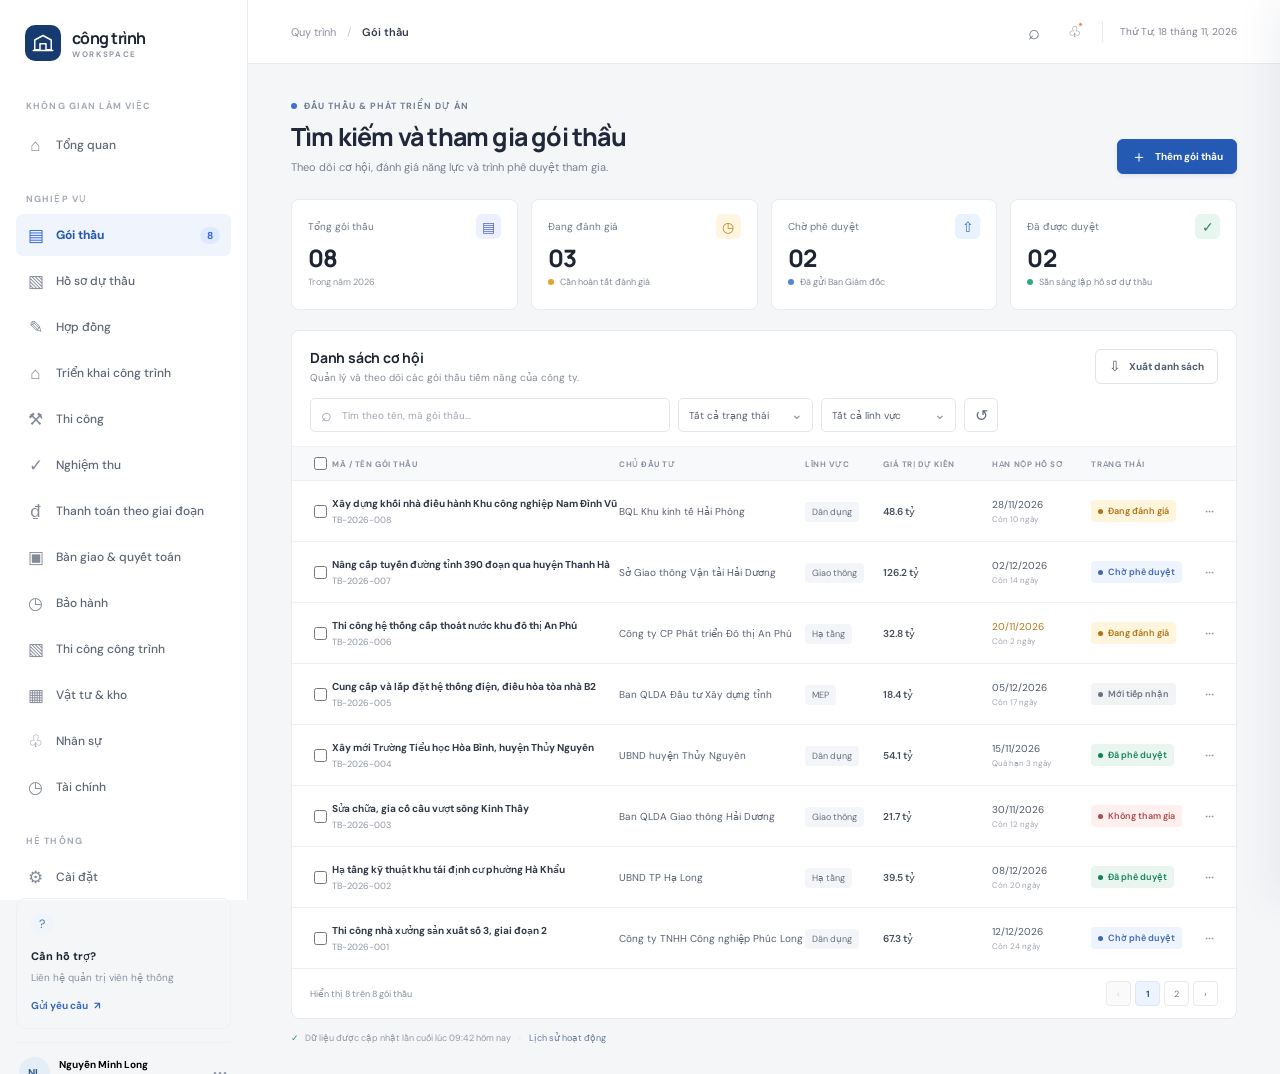
<file: html/index.html>
<!doctype html>
<html lang="vi">

<head>
  <meta charset="UTF-8" />
  <meta name="viewport" content="width=device-width, initial-scale=1.0" />
  <meta name="theme-color" content="#f5f6f8" />
  <title>Gói thầu · Công trình</title>
  <link rel="preconnect" href="https://fonts.googleapis.com" />
  <link rel="preconnect" href="https://fonts.gstatic.com" crossorigin />
  <link
    href="https://fonts.googleapis.com/css2?family=DM+Sans:wght@400;500;600;700&family=Manrope:wght@400;500;600;700;800&display=swap"
    rel="stylesheet" />
  <link rel="stylesheet" href="../css/styles.css" />
</head>

<body>
  <div class="app-shell">
    <aside class="sidebar">
      <a class="brand" href="#" aria-label="Trang chủ Công trình">
        <span class="brand-mark"><svg viewBox="0 0 32 32" aria-hidden="true">
            <path d="M5 25V12l11-6 11 6v13h-7v-8h-8v8H5Z" />
            <path d="M3 26h26" />
          </svg></span>
        <span class="brand-copy"><strong>công trình</strong><small>WORKSPACE</small></span>
      </a>
      <div class="workspace-label">KHÔNG GIAN LÀM VIỆC</div>
      <nav class="nav-list" aria-label="Điều hướng chính">
        <a class="nav-item" href="#"><span class="nav-icon">⌂</span> Tổng quan</a>
        <div class="nav-section">NGHIỆP VỤ</div>
        <a class="nav-item active" href="#"><span class="nav-icon">▤</span> Gói thầu <span
            class="nav-count">8</span></a>
        <a class="nav-item" href="ho-so-du-thau.html"><span class="nav-icon">▧</span> Hồ sơ dự thầu</a>
        <a class="nav-item" href="trung-thau-ky-hop-dong.html"><span class="nav-icon">✎</span> Hợp đồng</a>
        <a class="nav-item" href="chuan-bi-trien-khai.html"><span class="nav-icon">⌂</span> Triển khai công trình</a>
        <a class="nav-item" href="thi-cong-cong-trinh.html"><span class="nav-icon">⚒</span> Thi công</a>
        <a class="nav-item" href="nghiem-thu.html"><span class="nav-icon">✓</span> Nghiệm thu</a>
        <a class="nav-item" href="thanh-toan-giai-doan.html"><span class="nav-icon">₫</span> Thanh toán theo giai đoạn</a><a class="nav-item" href="ban-giao-quyet-toan.html"><span class="nav-icon">▣</span> Bàn giao &amp; quyết toán</a><a class="nav-item" id="navWarranty" href="bao-hanh.html"><span class="nav-icon">◷</span> Bảo hành</a>
        <a class="nav-item" href="thi-cong-cong-trinh.html"><span class="nav-icon">▧</span> Thi công công trình</a>
        <a class="nav-item" href="quan-ly-vat-tu.html"><span class="nav-icon">▦</span> Vật tư &amp; kho</a>
        <a class="nav-item" href="quan-ly-nhan-su.html"><span class="nav-icon">♧</span> Nhân sự</a>
        <a class="nav-item" href="#"><span class="nav-icon">◷</span> Tài chính</a>
        <div class="nav-section">HỆ THỐNG</div>
        <a class="nav-item" href="#"><span class="nav-icon">⚙</span> Cài đặt</a>
      </nav>
      <div class="sidebar-bottom">
        <div class="help-card"><span class="help-icon">?</span><strong>Cần hỗ trợ?</strong>
          <p>Liên hệ quản trị viên hệ thống</p><a href="mailto:it@congtrinh.vn">Gửi yêu cầu <span>↗</span></a>
        </div>
        <button class="profile"><span class="avatar">NL</span><span class="profile-copy"><strong>Nguyễn Minh
              Long</strong><small>Phòng Đấu thầu</small></span><span class="more">•••</span></button>
      </div>
    </aside>

    <main class="main-content">
      <header class="topbar">
        <div class="breadcrumbs"><span>Quy trình</span><span class="crumb-sep">/</span><strong>Gói thầu</strong></div>
        <div class="top-actions"><button class="icon-button" aria-label="Tìm kiếm">⌕</button><button
            class="icon-button notification" aria-label="Thông báo">♧<i></i></button><span
            class="top-divider"></span><span class="top-date">Thứ Tư, 18 tháng 11, 2026</span></div>
      </header>

      <section class="page-wrap">
        <div class="page-heading">
          <div>
            <div class="eyebrow"><span class="eyebrow-dot"></span> ĐẤU THẦU &amp; PHÁT TRIỂN DỰ ÁN</div>
            <h1>Tìm kiếm và tham gia gói thầu</h1>
            <p class="page-subtitle">Theo dõi cơ hội, đánh giá năng lực và trình phê duyệt tham gia.</p>
          </div>
          <button class="button button-primary" id="addTender"><span class="button-plus">＋</span> Thêm gói thầu</button>
        </div>

        <div class="metrics-grid">
          <article class="metric-card">
            <div class="metric-top"><span>Tổng gói thầu</span><span class="metric-icon indigo">▤</span></div>
            <div class="metric-number" id="metricTotal">08</div>
            <div class="metric-foot"><span class="metric-neutral">Trong năm 2026</span></div>
          </article>
          <article class="metric-card">
            <div class="metric-top"><span>Đang đánh giá</span><span class="metric-icon amber">◷</span></div>
            <div class="metric-number">03</div>
            <div class="metric-foot"><span class="metric-dot amber-dot"></span><span>Cần hoàn tất đánh giá</span></div>
          </article>
          <article class="metric-card">
            <div class="metric-top"><span>Chờ phê duyệt</span><span class="metric-icon blue">⇧</span></div>
            <div class="metric-number">02</div>
            <div class="metric-foot"><span class="metric-dot blue-dot"></span><span>Đã gửi Ban Giám đốc</span></div>
          </article>
          <article class="metric-card">
            <div class="metric-top"><span>Đã được duyệt</span><span class="metric-icon green">✓</span></div>
            <div class="metric-number">02</div>
            <div class="metric-foot"><span class="metric-dot green-dot"></span><span>Sẵn sàng lập hồ sơ dự thầu</span>
            </div>
          </article>
        </div>

        <section class="content-card">
          <div class="table-heading">
            <div>
              <h2>Danh sách cơ hội</h2>
              <p>Quản lý và theo dõi các gói thầu tiềm năng của công ty.</p>
            </div><button class="button button-outline" id="exportBtn"><span class="export-icon">⇩</span> Xuất danh
              sách</button>
          </div>
          <div class="toolbar">
            <label class="search-box"><span>⌕</span><input id="searchInput" type="search"
                placeholder="Tìm theo tên, mã gói thầu..." autocomplete="off" /></label>
            <label class="select-wrap"><span class="sr-only">Lọc theo trạng thái</span><select id="statusFilter">
                <option value="all">Tất cả trạng thái</option>
                <option value="new">Mới tiếp nhận</option>
                <option value="review">Đang đánh giá</option>
                <option value="approval">Chờ phê duyệt</option>
                <option value="approved">Đã phê duyệt</option>
                <option value="rejected">Không tham gia</option>
              </select><span class="select-chevron">⌄</span></label>
            <label class="select-wrap"><span class="sr-only">Lọc theo lĩnh vực</span><select id="sectorFilter">
                <option value="all">Tất cả lĩnh vực</option>
                <option value="Dân dụng">Dân dụng</option>
                <option value="Giao thông">Giao thông</option>
                <option value="Hạ tầng">Hạ tầng</option>
                <option value="MEP">MEP</option>
              </select><span class="select-chevron">⌄</span></label>
            <button class="filter-button" id="clearFilters" title="Xóa bộ lọc">↺</button>
          </div>
          <div class="table-scroll">
            <table>
              <thead>
                <tr>
                  <th class="check-col"><input type="checkbox" aria-label="Chọn tất cả" /></th>
                  <th>MÃ / TÊN GÓI THẦU</th>
                  <th>CHỦ ĐẦU TƯ</th>
                  <th>LĨNH VỰC</th>
                  <th>GIÁ TRỊ DỰ KIẾN</th>
                  <th>HẠN NỘP HỒ SƠ</th>
                  <th>TRẠNG THÁI</th>
                  <th></th>
                </tr>
              </thead>
              <tbody id="tenderRows"></tbody>
            </table>
          </div>
          <div class="empty-state" id="emptyState" hidden>
            <div class="empty-icon">⌕</div><strong>Không tìm thấy gói thầu phù hợp</strong><span>Thử đổi từ khóa hoặc bộ
              lọc để xem kết quả.</span><button id="emptyClear">Xóa bộ lọc</button>
          </div>
          <footer class="table-footer"><span id="resultCount">Hiển thị 8 trên 8 gói thầu</span>
            <div class="pagination"><button disabled aria-label="Trang trước">‹</button><button
                class="current-page">1</button><button aria-label="Trang 2">2</button><button
                aria-label="Trang sau">›</button></div>
          </footer>
        </section>
        <div class="page-note"><span class="note-check">✓</span> Dữ liệu được cập nhật lần cuối lúc 09:42 hôm nay <span
            class="note-separator">·</span> <a href="#">Lịch sử hoạt động</a></div>
      </section>
    </main>
  </div>

  <div class="drawer-backdrop" id="drawerBackdrop"></div>
  <aside class="detail-drawer" id="detailDrawer" aria-label="Chi tiết gói thầu" aria-hidden="true">
    <div class="drawer-header"><span class="drawer-kicker">CHI TIẾT CƠ HỘI</span><button id="closeDrawer"
        class="close-button" aria-label="Đóng">×</button></div>
    <div id="drawerContent"></div>
  </aside>
  <div class="modal-backdrop" id="modalBackdrop">
    <section class="modal" role="dialog" aria-modal="true" aria-labelledby="modalTitle">
      <div class="modal-heading">
        <div><span class="drawer-kicker">KHỞI TẠO HỒ SƠ</span>
          <h2 id="modalTitle">Thêm gói thầu mới</h2>
          <p>Ghi nhận cơ hội và bắt đầu quá trình đánh giá.</p>
        </div><button class="close-button" id="closeModal" aria-label="Đóng">×</button>
      </div>
      <form id="tenderForm"><label>Tên gói thầu <span>*</span><input name="name" required
            placeholder="Ví dụ: Xây dựng khối nhà điều hành" /></label>
        <div class="form-row"><label>Chủ đầu tư <span>*</span><input name="client" required
              placeholder="Tên chủ đầu tư" /></label><label>Lĩnh vực<select name="sector">
              <option>Dân dụng</option>
              <option>Giao thông</option>
              <option>Hạ tầng</option>
              <option>MEP</option>
            </select></label></div>
        <div class="form-row"><label>Giá trị dự kiến<input name="value" placeholder="Ví dụ: 12,500,000,000"
              inputmode="numeric" /></label><label>Hạn nộp hồ sơ<input name="deadline" type="date" /></label></div>
        <label>Nguồn thông tin<select name="source">
            <option>Thông báo mời thầu</option>
            <option>Email mời thầu</option>
            <option>Đối tác giới thiệu</option>
            <option>Nguồn khác</option>
          </select></label>
        <div class="modal-actions"><button type="button" class="button button-outline"
            id="cancelModal">Hủy</button><button type="submit" class="button button-primary">Tạo hồ sơ gói thầu
            <span>→</span></button></div>
      </form>
    </section>
  </div>
  <div class="toast" id="toast" role="status"></div>
  <script src="../js/app.js"></script>
</body>

</html>
</file>
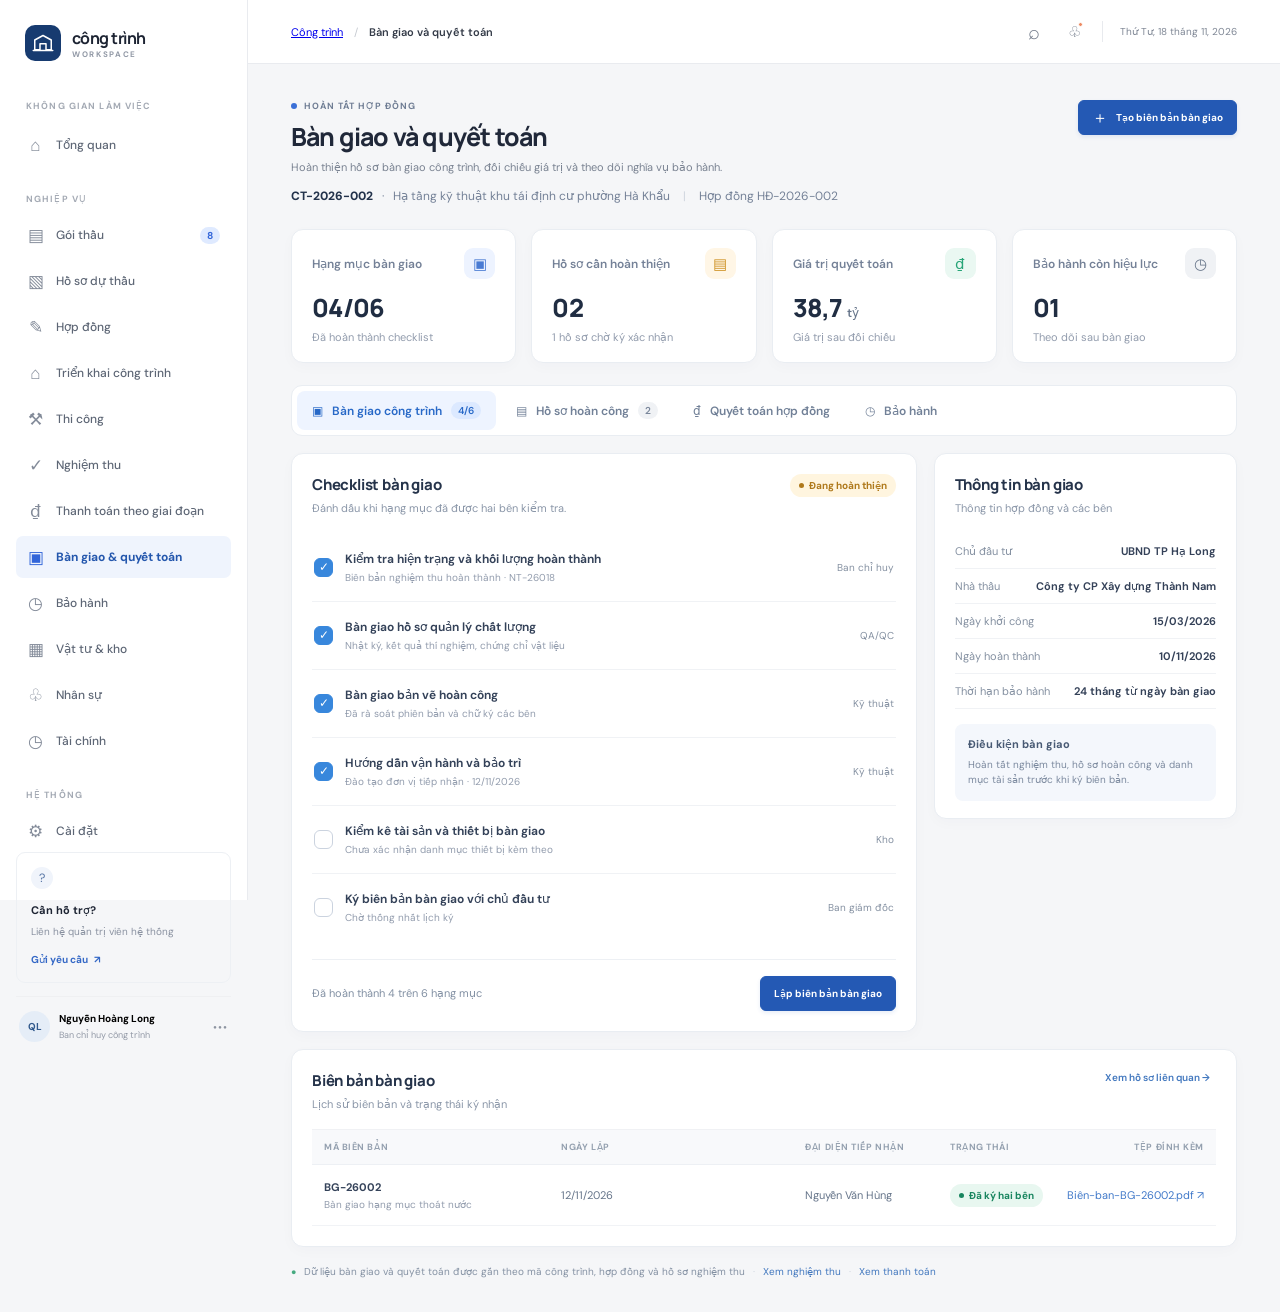
<file: html/ban-giao-quyet-toan.html>
<!doctype html>
<html lang="vi">
<head>
  <meta charset="UTF-8" />
  <meta name="viewport" content="width=device-width, initial-scale=1.0" />
  <meta name="theme-color" content="#f5f6f8" />
  <title>Bàn giao và quyết toán · Công trình</title>
  <link rel="preconnect" href="https://fonts.googleapis.com" />
  <link rel="preconnect" href="https://fonts.gstatic.com" crossorigin />
  <link href="https://fonts.googleapis.com/css2?family=DM+Sans:wght@400;500;600;700&family=Manrope:wght@400;500;600;700;800&display=swap" rel="stylesheet" />
  <link rel="stylesheet" href="../css/styles.css" />
  <link rel="stylesheet" href="../css/ban-giao-quyet-toan.css" />
</head>
<body data-page="project-handover-settlement">
  <div class="app-shell">
    <aside class="sidebar">
      <a class="brand" href="index.html" aria-label="Trang chủ Công trình"><span class="brand-mark"><svg viewBox="0 0 32 32" aria-hidden="true"><path d="M5 25V12l11-6 11 6v13h-7v-8h-8v8H5Z"/><path d="M3 26h26"/></svg></span><span class="brand-copy"><strong>công trình</strong><small>WORKSPACE</small></span></a>
      <div class="workspace-label">KHÔNG GIAN LÀM VIỆC</div>
      <nav class="nav-list" aria-label="Điều hướng chính">
        <a class="nav-item" href="index.html"><span class="nav-icon">⌂</span> Tổng quan</a><div class="nav-section">NGHIỆP VỤ</div>
        <a class="nav-item" href="index.html"><span class="nav-icon">▤</span> Gói thầu <span class="nav-count">8</span></a><a class="nav-item" href="ho-so-du-thau.html"><span class="nav-icon">▧</span> Hồ sơ dự thầu</a>
        <a class="nav-item" href="trung-thau-ky-hop-dong.html"><span class="nav-icon">✎</span> Hợp đồng</a><a class="nav-item" href="chuan-bi-trien-khai.html"><span class="nav-icon">⌂</span> Triển khai công trình</a>
        <a class="nav-item" href="thi-cong-cong-trinh.html"><span class="nav-icon">⚒</span> Thi công</a><a class="nav-item" href="nghiem-thu.html"><span class="nav-icon">✓</span> Nghiệm thu</a>
        <a class="nav-item" href="thanh-toan-giai-doan.html"><span class="nav-icon">₫</span> Thanh toán theo giai đoạn</a><a class="nav-item active" id="navHandoverSettlement" href="ban-giao-quyet-toan.html" aria-current="page"><span class="nav-icon">▣</span> Bàn giao &amp; quyết toán</a><a class="nav-item" id="navWarranty" href="bao-hanh.html"><span class="nav-icon">◷</span> Bảo hành</a>
        <a class="nav-item" href="quan-ly-vat-tu.html"><span class="nav-icon">▦</span> Vật tư &amp; kho</a><a class="nav-item" href="quan-ly-nhan-su.html"><span class="nav-icon">♧</span> Nhân sự</a><a class="nav-item" href="#"><span class="nav-icon">◷</span> Tài chính</a>
        <div class="nav-section">HỆ THỐNG</div><a class="nav-item" href="#"><span class="nav-icon">⚙</span> Cài đặt</a>
      </nav>
      <div class="sidebar-bottom"><div class="help-card"><span class="help-icon">?</span><strong>Cần hỗ trợ?</strong><p>Liên hệ quản trị viên hệ thống</p><a href="mailto:it@congtrinh.vn">Gửi yêu cầu <span>↗</span></a></div><button class="profile"><span class="avatar">QL</span><span class="profile-copy"><strong>Nguyễn Hoàng Long</strong><small>Ban chỉ huy công trình</small></span><span class="more">•••</span></button></div>
    </aside>
    <main class="main-content" id="handoverWorkspace" data-workspace="project-handover-settlement" data-project-id="CT-2026-002" data-contract-id="HD-2026-002">
      <header class="topbar"><div class="breadcrumbs"><a href="index.html">Công trình</a><span class="crumb-sep">/</span><strong>Bàn giao và quyết toán</strong></div><div class="top-actions"><button class="icon-button" aria-label="Tìm kiếm">⌕</button><button class="icon-button notification" aria-label="Thông báo">♧<i></i></button><span class="top-divider"></span><span class="top-date">Thứ Tư, 18 tháng 11, 2026</span></div></header>
      <section class="page-wrap handover-page">
        <div class="page-heading handover-heading"><div><div class="eyebrow"><span class="eyebrow-dot"></span> HOÀN TẤT HỢP ĐỒNG</div><h1>Bàn giao và quyết toán</h1><p class="page-subtitle">Hoàn thiện hồ sơ bàn giao công trình, đối chiếu giá trị và theo dõi nghĩa vụ bảo hành.</p><div class="handover-context"><strong id="handoverProjectCode">CT-2026-002</strong><span>·</span><span id="handoverProjectName">Hạ tầng kỹ thuật khu tái định cư phường Hà Khẩu</span><span class="context-pipe">|</span><span>Hợp đồng HĐ-2026-002</span></div></div><button class="button button-primary" id="startHandover" type="button"><span class="button-plus">＋</span> Tạo biên bản bàn giao</button></div>
        <section class="handover-metrics" id="handoverMetrics" aria-label="Tổng quan bàn giao"><article class="handover-metric"><div><span>Hạng mục bàn giao</span><i class="handover-icon blue">▣</i></div><strong id="handoverItemCount">04/06</strong><small>Đã hoàn thành checklist</small></article><article class="handover-metric"><div><span>Hồ sơ cần hoàn thiện</span><i class="handover-icon amber">▤</i></div><strong id="handoverDocumentCount">02</strong><small>1 hồ sơ chờ ký xác nhận</small></article><article class="handover-metric"><div><span>Giá trị quyết toán</span><i class="handover-icon green">₫</i></div><strong id="settlementTotal">38,7 <small>tỷ</small></strong><small>Giá trị sau đối chiếu</small></article><article class="handover-metric"><div><span>Bảo hành còn hiệu lực</span><i class="handover-icon neutral">◷</i></div><strong id="warrantyCount">03</strong><small>Theo dõi sau bàn giao</small></article></section>
        <nav class="handover-tabs" id="handoverTabs" aria-label="Chức năng bàn giao và quyết toán"><button class="handover-tab active" data-tab-target="handover" type="button" aria-selected="true">▣ <span>Bàn giao công trình</span><i id="handoverTabBadge">4/6</i></button><button class="handover-tab" data-tab-target="documents" type="button" aria-selected="false">▤ <span>Hồ sơ hoàn công</span><i id="documentTabBadge">2</i></button><button class="handover-tab" data-tab-target="settlement" type="button" aria-selected="false">₫ <span>Quyết toán hợp đồng</span></button><button class="handover-tab" data-tab-target="warranty" type="button" aria-selected="false">◷ <span>Bảo hành</span></button></nav>
        <section class="handover-panel active" id="panel-handover" data-tab-panel="handover" role="tabpanel"><div class="handover-grid"><section class="handover-card"><header class="handover-card-head"><div><h2>Checklist bàn giao</h2><p>Đánh dấu khi hạng mục đã được hai bên kiểm tra.</p></div><span class="status-pill status-progress" id="handoverProgressLabel">Đang hoàn thiện</span></header><div class="handover-checklist" id="handoverChecklist" data-record-list="handover-checklist">
          <label class="handover-check" data-check-item="site-inspection"><input type="checkbox" data-check-id="site-inspection" checked /><span class="checkmark">✓</span><span class="check-copy"><strong>Kiểm tra hiện trạng và khối lượng hoàn thành</strong><small>Biên bản nghiệm thu hoàn thành · NT-26018</small></span><span class="check-owner">Ban chỉ huy</span></label>
          <label class="handover-check" data-check-item="quality-records"><input type="checkbox" data-check-id="quality-records" checked /><span class="checkmark">✓</span><span class="check-copy"><strong>Bàn giao hồ sơ quản lý chất lượng</strong><small>Nhật ký, kết quả thí nghiệm, chứng chỉ vật liệu</small></span><span class="check-owner">QA/QC</span></label>
          <label class="handover-check" data-check-item="as-built-drawings"><input type="checkbox" data-check-id="as-built-drawings" checked /><span class="checkmark">✓</span><span class="check-copy"><strong>Bàn giao bản vẽ hoàn công</strong><small>Đã rà soát phiên bản và chữ ký các bên</small></span><span class="check-owner">Kỹ thuật</span></label>
          <label class="handover-check" data-check-item="operation-guide"><input type="checkbox" data-check-id="operation-guide" checked /><span class="checkmark">✓</span><span class="check-copy"><strong>Hướng dẫn vận hành và bảo trì</strong><small>Đào tạo đơn vị tiếp nhận · 12/11/2026</small></span><span class="check-owner">Kỹ thuật</span></label>
          <label class="handover-check" data-check-item="asset-inventory"><input type="checkbox" data-check-id="asset-inventory" /><span class="checkmark">✓</span><span class="check-copy"><strong>Kiểm kê tài sản và thiết bị bàn giao</strong><small>Chưa xác nhận danh mục thiết bị kèm theo</small></span><span class="check-owner">Kho</span></label>
          <label class="handover-check" data-check-item="handover-signatures"><input type="checkbox" data-check-id="handover-signatures" /><span class="checkmark">✓</span><span class="check-copy"><strong>Ký biên bản bàn giao với chủ đầu tư</strong><small>Chờ thống nhất lịch ký</small></span><span class="check-owner">Ban giám đốc</span></label>
        </div><footer class="handover-card-footer"><span id="checklistProgressText">Đã hoàn thành 4 trên 6 hạng mục</span><button class="button button-primary" id="createHandoverMinutes" type="button">Lập biên bản bàn giao</button></footer></section>
          <aside class="handover-card handover-summary"><header class="handover-card-head"><div><h2>Thông tin bàn giao</h2><p>Thông tin hợp đồng và các bên</p></div></header><dl class="handover-details"><div><dt>Chủ đầu tư</dt><dd>UBND TP Hạ Long</dd></div><div><dt>Nhà thầu</dt><dd>Công ty CP Xây dựng Thành Nam</dd></div><div><dt>Ngày khởi công</dt><dd>15/03/2026</dd></div><div><dt>Ngày hoàn thành</dt><dd>10/11/2026</dd></div><div><dt>Thời hạn bảo hành</dt><dd>24 tháng từ ngày bàn giao</dd></div></dl><div class="handover-notice"><strong>Điều kiện bàn giao</strong><span>Hoàn tất nghiệm thu, hồ sơ hoàn công và danh mục tài sản trước khi ký biên bản.</span></div></aside></div>
          <section class="handover-card minutes-card"><header class="handover-card-head"><div><h2>Biên bản bàn giao</h2><p>Lịch sử biên bản và trạng thái ký nhận</p></div><button class="text-link" data-tab-jump="documents" type="button">Xem hồ sơ liên quan →</button></header><div class="handover-table-wrap"><table class="handover-table"><thead><tr><th>MÃ BIÊN BẢN</th><th>NGÀY LẬP</th><th>ĐẠI DIỆN TIẾP NHẬN</th><th>TRẠNG THÁI</th><th>TỆP ĐÍNH KÈM</th></tr></thead><tbody id="handoverMinutesRows" data-record-list="handover-minutes"><tr data-minute-id="BG-26002"><td><strong>BG-26002</strong><small>Bàn giao hạng mục thoát nước</small></td><td>12/11/2026</td><td>Nguyễn Văn Hùng</td><td><span class="status-pill status-signed">Đã ký hai bên</span></td><td><a href="#" class="file-link">Biên-ban-BG-26002.pdf ↗</a></td></tr></tbody></table></div></section>
        </section>
        <section class="handover-panel" id="panel-documents" data-tab-panel="documents" role="tabpanel" hidden><section class="handover-card"><header class="handover-card-head"><div><h2>Hồ sơ hoàn công và bàn giao</h2><p>Kiểm soát tài liệu bắt buộc trước khi đóng hợp đồng.</p></div><label class="document-filter"><span class="sr-only">Lọc hồ sơ</span><select id="documentStatusFilter"><option value="all">Tất cả trạng thái</option><option value="approved">Đã xác nhận</option><option value="pending">Chờ xác nhận</option><option value="missing">Cần bổ sung</option></select></label></header><div class="document-list" id="handoverDocuments" data-record-list="handover-documents">
          <article class="document-row" data-document-id="DOC-HO-01" data-document-status="approved"><span class="document-icon">▤</span><div class="document-main"><strong>Bản vẽ hoàn công</strong><small>HS-HT-2026-041 · Cập nhật 12/11/2026 · Kỹ thuật</small></div><span class="status-pill status-signed">Đã xác nhận</span><button class="document-action" type="button" data-document-action="DOC-HO-01">Xem hồ sơ</button></article>
          <article class="document-row" data-document-id="DOC-HO-02" data-document-status="approved"><span class="document-icon">▤</span><div class="document-main"><strong>Hồ sơ quản lý chất lượng</strong><small>HS-CL-2026-112 · Cập nhật 13/11/2026 · QA/QC</small></div><span class="status-pill status-signed">Đã xác nhận</span><button class="document-action" type="button" data-document-action="DOC-HO-02">Xem hồ sơ</button></article>
          <article class="document-row" data-document-id="DOC-HO-03" data-document-status="pending"><span class="document-icon">▤</span><div class="document-main"><strong>Danh mục thiết bị và tài sản bàn giao</strong><small>Chờ đối chiếu biên bản kiểm kê · Kho</small></div><span class="status-pill status-progress">Chờ xác nhận</span><button class="document-action" type="button" data-document-action="DOC-HO-03">Xác nhận</button></article>
          <article class="document-row" data-document-id="DOC-HO-04" data-document-status="missing"><span class="document-icon">▤</span><div class="document-main"><strong>Chứng nhận bảo hành thiết bị</strong><small>Chưa tải lên · Nhà cung cấp</small></div><span class="status-pill status-missing">Cần bổ sung</span><button class="document-action" type="button" data-document-action="DOC-HO-04">Đánh dấu đã nhận</button></article>
          <article class="document-row" data-document-id="DOC-HO-05" data-document-status="approved"><span class="document-icon">▤</span><div class="document-main"><strong>Hướng dẫn vận hành và bảo trì</strong><small>HDVH-2026-009 · Cập nhật 12/11/2026 · Kỹ thuật</small></div><span class="status-pill status-signed">Đã xác nhận</span><button class="document-action" type="button" data-document-action="DOC-HO-05">Xem hồ sơ</button></article>
        </div><div class="handover-empty" id="documentsEmpty" hidden>Không có hồ sơ theo trạng thái đã chọn.</div></section></section>
        <section class="handover-panel" id="panel-settlement" data-tab-panel="settlement" role="tabpanel" hidden><div class="settlement-grid"><section class="handover-card"><header class="handover-card-head"><div><h2>Đối chiếu quyết toán hợp đồng</h2><p>Nhập giá trị được hai bên xác nhận theo hồ sơ quyết toán.</p></div><span class="contract-chip">HĐ-2026-002</span></header><form id="settlementForm" data-form="contract-settlement"><div class="handover-form-grid"><label>Giá trị hợp đồng sau điều chỉnh<input id="contractFinalValue" name="contract_final_value" data-field="contract_final_value" type="number" min="0" value="39500000000" required /></label><label>Giá trị khối lượng quyết toán<input id="settlementWorkValue" name="settlement_work_value" data-field="settlement_work_value" type="number" min="0" value="38700000000" required /></label><label>Giá trị đã thanh toán<input id="settlementPaidValue" name="paid_value" data-field="paid_value" type="number" min="0" value="36500000000" required /></label><label>Giá trị giữ lại bảo hành<input id="settlementRetention" name="retention_value" data-field="retention_value" type="number" min="0" value="1200000000" /></label><label class="form-wide">Khoản phát sinh / điều chỉnh<textarea id="settlementAdjustments" name="adjustments" data-field="adjustments" rows="2" placeholder="Mô tả phát sinh đã được phê duyệt và chứng từ tham chiếu..."></textarea></label><label class="form-wide">Ghi chú đối chiếu<textarea id="settlementNotes" name="notes" data-field="notes" rows="2" placeholder="Ghi chú trao đổi với chủ đầu tư..."></textarea></label></div><div class="settlement-result" id="settlementCalculation"><div><span>Giá trị còn phải thanh toán</span><strong id="settlementBalance">2.200.000.000 ₫</strong></div><small>Số liệu là giá trị nhập để đối chiếu; cần xác nhận với kế toán và chủ đầu tư.</small></div><div class="handover-form-actions"><span class="form-hint">Lưu bản nháp trước khi trình ký quyết toán.</span><button class="button button-primary" type="submit">Lưu đối chiếu quyết toán</button></div></form></section><aside class="handover-card settlement-status-card"><header class="handover-card-head"><div><h2>Quy trình quyết toán</h2><p id="settlementWorkflowStatus">Đang chuẩn bị đối chiếu</p></div></header><ol class="settlement-steps" id="settlementSteps"><li class="step-done"><span>✓</span><div><strong>Tập hợp hồ sơ nghiệm thu</strong><small>Đã hoàn thành</small></div></li><li class="step-active" id="settlementReviewStep"><span>2</span><div><strong>Đối chiếu giá trị quyết toán</strong><small>Chờ hoàn thiện và rà soát</small></div></li><li id="settlementApprovalStep"><span>3</span><div><strong>Trình ký hai bên</strong><small>Chưa thực hiện</small></div></li><li id="settlementCloseStep"><span>4</span><div><strong>Đóng hợp đồng</strong><small>Chưa thực hiện</small></div></li></ol><button class="button button-secondary full-width" id="submitSettlement" type="button">Trình ký quyết toán</button></aside></div><section class="handover-card settlement-history"><header class="handover-card-head"><div><h2>Lịch sử đối chiếu</h2><p>Phiên bản và trạng thái quyết toán đã lưu</p></div></header><div id="settlementHistory" data-record-list="settlement-history"><article class="settlement-history-row"><div><strong>Đối chiếu lần 1</strong><small>18/11/2026 · Nguyễn Hoàng Long</small></div><span class="status-pill status-progress" id="settlementHistoryStatus">Bản nháp</span><strong id="settlementHistoryAmount">38.700.000.000 ₫</strong></article></div></section></section>
        <section class="handover-panel" id="panel-warranty" data-tab-panel="warranty" role="tabpanel" hidden><div class="warranty-grid"><section class="handover-card"><header class="handover-card-head"><div><h2>Theo dõi nghĩa vụ bảo hành</h2><p>Thời hạn, giá trị giữ lại và các yêu cầu bảo hành sau bàn giao.</p></div><button class="button button-secondary" id="newWarrantyRequest" type="button">＋ Ghi nhận yêu cầu</button></header><div class="warranty-list" id="warrantyList" data-record-list="warranty-items"><article class="warranty-row" data-warranty-id="WR-26003" data-warranty-status="in-progress"><span class="warranty-indicator amber"></span><div><strong>Thấm nước tại hố ga tuyến N2</strong><small>WR-26003 · Báo ngày 16/11/2026 · Hạn xử lý 23/11/2026</small></div><span class="status-pill status-progress">Đang xử lý</span><button class="document-action" data-close-warranty="WR-26003" type="button">Cập nhật</button></article><article class="warranty-row" data-warranty-id="WR-26001" data-warranty-status="completed"><span class="warranty-indicator green"></span><div><strong>Điều chỉnh nắp hố ga khu vực D1</strong><small>WR-26001 · Hoàn tất 09/11/2026 · Biên bản BH-26001</small></div><span class="status-pill status-signed">Đã hoàn tất</span><button class="document-action" type="button" disabled>Đã đóng</button></article></div><div class="handover-empty" id="warrantyEmpty" hidden>Chưa có yêu cầu bảo hành.</div></section><aside class="handover-card warranty-summary"><header class="handover-card-head"><div><h2>Thời hạn bảo hành</h2><p>Tính từ ngày ký biên bản bàn giao</p></div></header><div class="warranty-period"><span>Ngày bắt đầu</span><strong id="warrantyStartDate">12/11/2026</strong><span>Ngày kết thúc dự kiến</span><strong id="warrantyEndDate">12/11/2028</strong></div><div class="warranty-retention"><span>Giá trị giữ lại</span><strong>1.200.000.000 ₫</strong><small>Giải ngân theo điều kiện hợp đồng</small></div></aside></div></section>
        <div class="handover-page-note"><span>●</span> Dữ liệu bàn giao và quyết toán được gắn theo mã công trình, hợp đồng và hồ sơ nghiệm thu <i>·</i><a href="nghiem-thu.html">Xem nghiệm thu</a><i>·</i><a href="thanh-toan-giai-doan.html">Xem thanh toán</a></div>
      </section>
    </main>
  </div>
  <dialog class="warranty-dialog" id="warrantyDialog"><form id="warrantyForm" data-form="warranty-request" method="dialog"><div class="handover-card-head"><div><h2>Ghi nhận yêu cầu bảo hành</h2><p>Tạo yêu cầu gắn với công trình và hạng mục.</p></div><button class="dialog-close" value="cancel" aria-label="Đóng">×</button></div><div class="handover-form-grid"><label>Hạng mục<input name="item" data-field="item" required placeholder="Tên hạng mục / vị trí" /></label><label>Ngày tiếp nhận<input name="reported_date" data-field="reported_date" type="date" required /></label><label>Hạn xử lý<input name="due_date" data-field="due_date" type="date" required /></label><label>Người phụ trách<input name="assignee" data-field="assignee" required placeholder="Tên người phụ trách" /></label><label class="form-wide">Mô tả sự cố<textarea name="description" data-field="description" rows="3" required placeholder="Hiện trạng, phạm vi ảnh hưởng..."></textarea></label></div><div class="handover-form-actions"><span class="form-hint">Mã yêu cầu được tạo tự động.</span><button class="button button-primary" value="save" type="submit">Lưu yêu cầu</button></div></form></dialog>
  <div class="toast" id="toast" role="status"></div>
  <script src="../js/ban-giao-quyet-toan.js"></script>
</body>
</html>
</file>
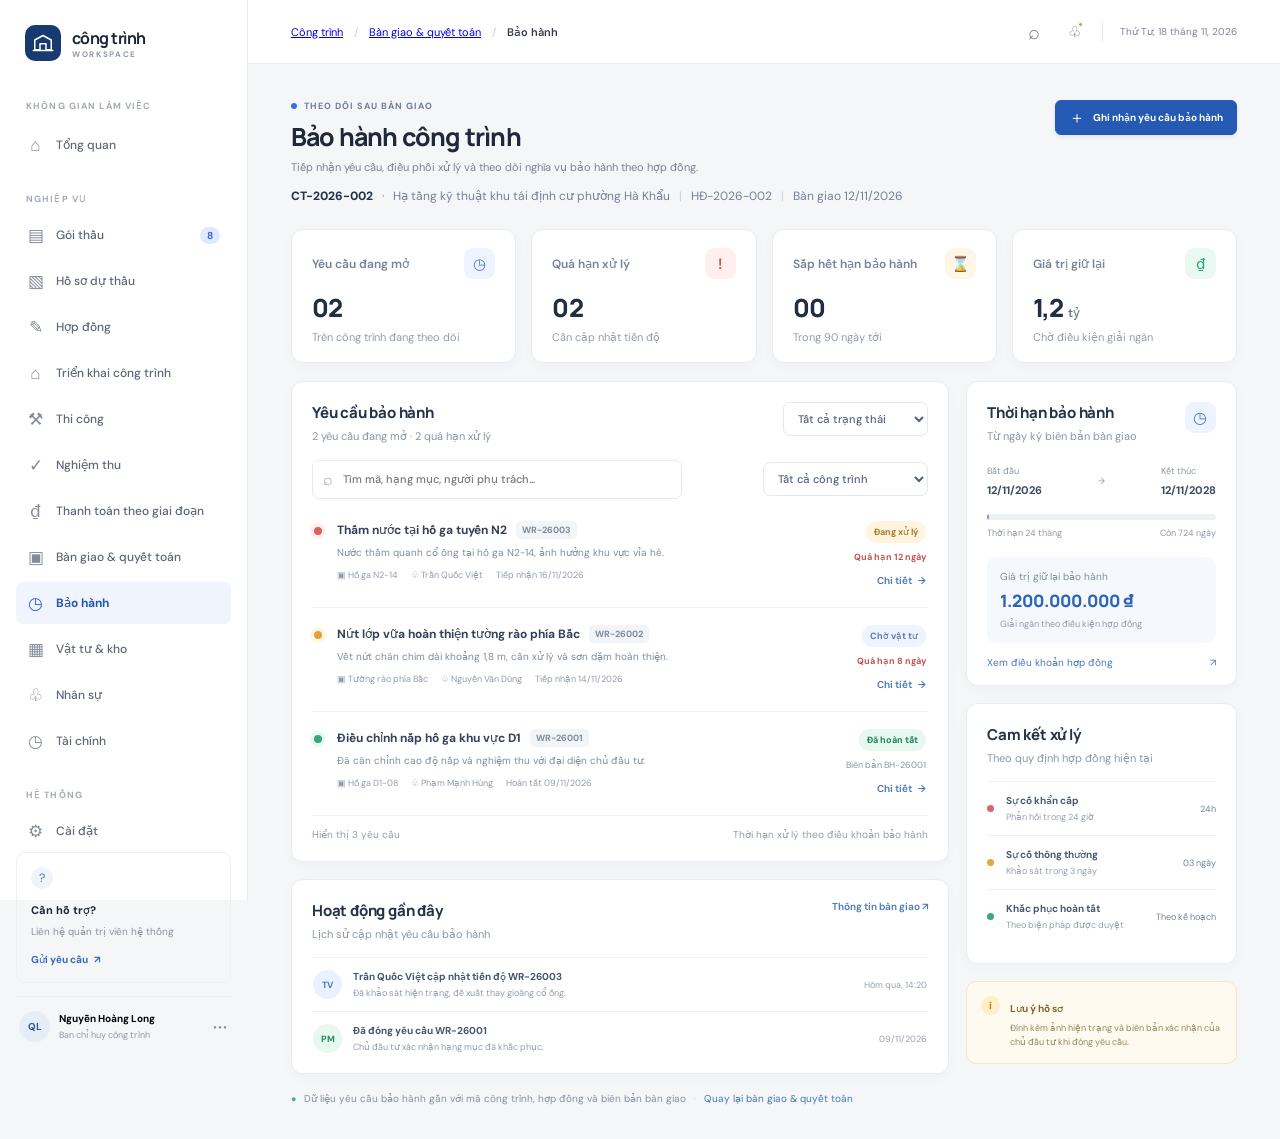
<file: html/bao-hanh.html>
<!doctype html>
<html lang="vi">
<head>
  <meta charset="UTF-8" />
  <meta name="viewport" content="width=device-width, initial-scale=1.0" />
  <meta name="theme-color" content="#f5f6f8" />
  <title>Bảo hành công trình · Công trình</title>
  <link rel="preconnect" href="https://fonts.googleapis.com" />
  <link rel="preconnect" href="https://fonts.gstatic.com" crossorigin />
  <link href="https://fonts.googleapis.com/css2?family=DM+Sans:wght@400;500;600;700&family=Manrope:wght@400;500;600;700;800&display=swap" rel="stylesheet" />
  <link rel="stylesheet" href="../css/styles.css" />
  <link rel="stylesheet" href="../css/bao-hanh.css" />
</head>
<body data-page="warranty-management">
  <div class="app-shell">
    <aside class="sidebar">
      <a class="brand" href="index.html" aria-label="Trang chủ Công trình"><span class="brand-mark"><svg viewBox="0 0 32 32" aria-hidden="true"><path d="M5 25V12l11-6 11 6v13h-7v-8h-8v8H5Z"/><path d="M3 26h26"/></svg></span><span class="brand-copy"><strong>công trình</strong><small>WORKSPACE</small></span></a>
      <div class="workspace-label">KHÔNG GIAN LÀM VIỆC</div>
      <nav class="nav-list" aria-label="Điều hướng chính">
        <a class="nav-item" href="index.html"><span class="nav-icon">⌂</span> Tổng quan</a><div class="nav-section">NGHIỆP VỤ</div>
        <a class="nav-item" href="index.html"><span class="nav-icon">▤</span> Gói thầu <span class="nav-count">8</span></a><a class="nav-item" href="ho-so-du-thau.html"><span class="nav-icon">▧</span> Hồ sơ dự thầu</a>
        <a class="nav-item" href="trung-thau-ky-hop-dong.html"><span class="nav-icon">✎</span> Hợp đồng</a><a class="nav-item" href="chuan-bi-trien-khai.html"><span class="nav-icon">⌂</span> Triển khai công trình</a>
        <a class="nav-item" href="thi-cong-cong-trinh.html"><span class="nav-icon">⚒</span> Thi công</a><a class="nav-item" href="nghiem-thu.html"><span class="nav-icon">✓</span> Nghiệm thu</a>
        <a class="nav-item" href="thanh-toan-giai-doan.html"><span class="nav-icon">₫</span> Thanh toán theo giai đoạn</a><a class="nav-item" href="ban-giao-quyet-toan.html"><span class="nav-icon">▣</span> Bàn giao &amp; quyết toán</a><a class="nav-item active" id="navWarranty" href="bao-hanh.html" aria-current="page"><span class="nav-icon">◷</span> Bảo hành</a>
        <a class="nav-item" href="quan-ly-vat-tu.html"><span class="nav-icon">▦</span> Vật tư &amp; kho</a><a class="nav-item" href="quan-ly-nhan-su.html"><span class="nav-icon">♧</span> Nhân sự</a><a class="nav-item" href="#"><span class="nav-icon">◷</span> Tài chính</a>
        <div class="nav-section">HỆ THỐNG</div><a class="nav-item" href="#"><span class="nav-icon">⚙</span> Cài đặt</a>
      </nav>
      <div class="sidebar-bottom"><div class="help-card"><span class="help-icon">?</span><strong>Cần hỗ trợ?</strong><p>Liên hệ quản trị viên hệ thống</p><a href="mailto:it@congtrinh.vn">Gửi yêu cầu <span>↗</span></a></div><button class="profile"><span class="avatar">QL</span><span class="profile-copy"><strong>Nguyễn Hoàng Long</strong><small>Ban chỉ huy công trình</small></span><span class="more">•••</span></button></div>
    </aside>
    <main class="main-content" id="warrantyWorkspace" data-workspace="warranty-management" data-project-id="CT-2026-002" data-contract-id="HD-2026-002" data-handover-id="BG-26002">
      <header class="topbar"><div class="breadcrumbs"><a href="index.html">Công trình</a><span class="crumb-sep">/</span><a href="ban-giao-quyet-toan.html">Bàn giao &amp; quyết toán</a><span class="crumb-sep">/</span><strong>Bảo hành</strong></div><div class="top-actions"><button class="icon-button" aria-label="Tìm kiếm">⌕</button><button class="icon-button notification" aria-label="Thông báo">♧<i></i></button><span class="top-divider"></span><span class="top-date">Thứ Tư, 18 tháng 11, 2026</span></div></header>
      <section class="page-wrap warranty-page">
        <div class="page-heading warranty-heading"><div><div class="eyebrow"><span class="eyebrow-dot"></span> THEO DÕI SAU BÀN GIAO</div><h1>Bảo hành công trình</h1><p class="page-subtitle">Tiếp nhận yêu cầu, điều phối xử lý và theo dõi nghĩa vụ bảo hành theo hợp đồng.</p><div class="warranty-context"><strong id="warrantyProjectCode">CT-2026-002</strong><span>·</span><span id="warrantyProjectName">Hạ tầng kỹ thuật khu tái định cư phường Hà Khẩu</span><span class="context-pipe">|</span><span>HĐ-2026-002</span><span class="context-pipe">|</span><span>Bàn giao 12/11/2026</span></div></div><button class="button button-primary" id="newWarrantyRequest" type="button"><span class="button-plus">＋</span> Ghi nhận yêu cầu bảo hành</button></div>
        <section class="warranty-metrics" id="warrantyMetrics" aria-label="Tổng quan bảo hành"><article class="warranty-metric"><div><span>Yêu cầu đang mở</span><i class="warranty-metric-icon blue">◷</i></div><strong id="openWarrantyCount">02</strong><small>Trên công trình đang theo dõi</small></article><article class="warranty-metric"><div><span>Quá hạn xử lý</span><i class="warranty-metric-icon red">!</i></div><strong id="overdueWarrantyCount">01</strong><small>Cần cập nhật tiến độ</small></article><article class="warranty-metric"><div><span>Sắp hết hạn bảo hành</span><i class="warranty-metric-icon amber">⌛</i></div><strong id="expiringWarrantyCount">01</strong><small>Trong 90 ngày tới</small></article><article class="warranty-metric"><div><span>Giá trị giữ lại</span><i class="warranty-metric-icon green">₫</i></div><strong id="warrantyRetentionValue">1,2 <small>tỷ</small></strong><small>Chờ điều kiện giải ngân</small></article></section>
        <section class="warranty-layout"><div class="warranty-main-column">
          <section class="warranty-card"><header class="warranty-card-head"><div><h2>Yêu cầu bảo hành</h2><p id="warrantyListSummary">Theo dõi hiện trạng, người phụ trách và hạn xử lý.</p></div><label class="warranty-filter"><span class="sr-only">Lọc trạng thái bảo hành</span><select id="warrantyStatusFilter"><option value="all">Tất cả trạng thái</option><option value="reported">Mới tiếp nhận</option><option value="in-progress">Đang xử lý</option><option value="waiting-material">Chờ vật tư</option><option value="completed">Đã hoàn tất</option></select></label></header><div class="warranty-toolbar"><label class="warranty-search"><span>⌕</span><input id="warrantySearch" type="search" placeholder="Tìm mã, hạng mục, người phụ trách..." /></label><label class="warranty-project-filter"><span class="sr-only">Lọc công trình</span><select id="warrantyProjectFilter"><option value="all">Tất cả công trình</option><option value="CT-2026-002">CT-2026-002 · Hà Khẩu</option></select></label></div>
            <div class="warranty-list" id="warrantyList" data-record-list="warranty-requests">
              <article class="warranty-request" data-warranty-id="WR-26003" data-warranty-status="in-progress" data-project-id="CT-2026-002" data-due-date="2026-11-23" data-priority="high"><span class="request-indicator indicator-high"></span><div class="request-body"><div class="request-title-line"><strong>Thấm nước tại hố ga tuyến N2</strong><span class="request-code">WR-26003</span></div><p>Nước thấm quanh cổ ống tại hố ga N2-14, ảnh hưởng khu vực vỉa hè.</p><div class="request-meta"><span>▣ Hố ga N2-14</span><span>♧ Trần Quốc Việt</span><span>Tiếp nhận 16/11/2026</span></div></div><div class="request-side"><span class="request-status status-in-progress">Đang xử lý</span><span class="request-due due-soon" data-due-label>Hạn 23/11/2026</span><button class="request-action" type="button" data-open-warranty="WR-26003">Chi tiết <span>→</span></button></div></article>
              <article class="warranty-request" data-warranty-id="WR-26002" data-warranty-status="waiting-material" data-project-id="CT-2026-002" data-due-date="2026-11-27" data-priority="normal"><span class="request-indicator indicator-normal"></span><div class="request-body"><div class="request-title-line"><strong>Nứt lớp vữa hoàn thiện tường rào phía Bắc</strong><span class="request-code">WR-26002</span></div><p>Vết nứt chân chim dài khoảng 1,8 m, cần xử lý và sơn dặm hoàn thiện.</p><div class="request-meta"><span>▣ Tường rào phía Bắc</span><span>♧ Nguyễn Văn Dũng</span><span>Tiếp nhận 14/11/2026</span></div></div><div class="request-side"><span class="request-status status-waiting">Chờ vật tư</span><span class="request-due" data-due-label>Hạn 27/11/2026</span><button class="request-action" type="button" data-open-warranty="WR-26002">Chi tiết <span>→</span></button></div></article>
              <article class="warranty-request" data-warranty-id="WR-26001" data-warranty-status="completed" data-project-id="CT-2026-002" data-due-date="2026-11-12" data-priority="normal"><span class="request-indicator indicator-done"></span><div class="request-body"><div class="request-title-line"><strong>Điều chỉnh nắp hố ga khu vực D1</strong><span class="request-code">WR-26001</span></div><p>Đã cân chỉnh cao độ nắp và nghiệm thu với đại diện chủ đầu tư.</p><div class="request-meta"><span>▣ Hố ga D1-08</span><span>♧ Phạm Mạnh Hùng</span><span>Hoàn tất 09/11/2026</span></div></div><div class="request-side"><span class="request-status status-completed">Đã hoàn tất</span><span class="request-due">Biên bản BH-26001</span><button class="request-action" type="button" data-open-warranty="WR-26001">Chi tiết <span>→</span></button></div></article>
            </div><div class="warranty-empty" id="warrantyEmpty" hidden>Không có yêu cầu bảo hành theo bộ lọc đã chọn.</div><footer class="warranty-list-footer"><span id="warrantyResultCount">Hiển thị 3 yêu cầu</span><span>Thời hạn xử lý theo điều khoản bảo hành</span></footer></section>
          <section class="warranty-card warranty-activity-card"><header class="warranty-card-head"><div><h2>Hoạt động gần đây</h2><p>Lịch sử cập nhật yêu cầu bảo hành</p></div><a href="ban-giao-quyet-toan.html" class="warranty-view-link">Thông tin bàn giao ↗</a></header><div class="warranty-activity-list" id="warrantyActivityList" data-record-list="warranty-activity"><article class="warranty-activity"><span class="activity-avatar avatar-blue">TV</span><div><strong>Trần Quốc Việt cập nhật tiến độ WR-26003</strong><small>Đã khảo sát hiện trạng, đề xuất thay gioăng cổ ống.</small></div><time datetime="2026-11-17T14:20">Hôm qua, 14:20</time></article><article class="warranty-activity"><span class="activity-avatar avatar-green">PM</span><div><strong>Đã đóng yêu cầu WR-26001</strong><small>Chủ đầu tư xác nhận hạng mục đã khắc phục.</small></div><time datetime="2026-11-09T16:45">09/11/2026</time></article></div></section>
        </div><aside class="warranty-side-column"><section class="warranty-card warranty-period-card"><header class="warranty-card-head"><div><h2>Thời hạn bảo hành</h2><p>Từ ngày ký biên bản bàn giao</p></div><span class="warranty-clock">◷</span></header><div class="warranty-period-dates"><div><span>Bắt đầu</span><strong id="warrantyStartDate">12/11/2026</strong></div><span class="period-arrow">→</span><div><span>Kết thúc</span><strong id="warrantyEndDate">12/11/2028</strong></div></div><div class="warranty-progress-track"><span id="warrantyTermProgress" style="width:1%"></span></div><div class="warranty-term-caption"><span>Thời hạn 24 tháng</span><span id="warrantyDaysRemaining">Còn 724 ngày</span></div><div class="warranty-guarantee"><span>Giá trị giữ lại bảo hành</span><strong>1.200.000.000 ₫</strong><small>Giải ngân theo điều kiện hợp đồng</small></div><a class="warranty-contract-link" href="ban-giao-quyet-toan.html">Xem điều khoản hợp đồng <span>↗</span></a></section>
          <section class="warranty-card warranty-sla-card"><header class="warranty-card-head"><div><h2>Cam kết xử lý</h2><p>Theo quy định hợp đồng hiện tại</p></div></header><div class="sla-row"><span class="sla-dot sla-red"></span><div><strong>Sự cố khẩn cấp</strong><small>Phản hồi trong 24 giờ</small></div><span>24h</span></div><div class="sla-row"><span class="sla-dot sla-amber"></span><div><strong>Sự cố thông thường</strong><small>Khảo sát trong 3 ngày</small></div><span>03 ngày</span></div><div class="sla-row"><span class="sla-dot sla-green"></span><div><strong>Khắc phục hoàn tất</strong><small>Theo biện pháp được duyệt</small></div><span>Theo kế hoạch</span></div></section>
          <section class="warranty-tip"><span>i</span><div><strong>Lưu ý hồ sơ</strong><p>Đính kèm ảnh hiện trạng và biên bản xác nhận của chủ đầu tư khi đóng yêu cầu.</p></div></section></aside></section>
        <div class="warranty-page-note"><span>●</span> Dữ liệu yêu cầu bảo hành gắn với mã công trình, hợp đồng và biên bản bàn giao <i>·</i><a href="ban-giao-quyet-toan.html">Quay lại bàn giao &amp; quyết toán</a></div>
      </section>
    </main>
  </div>
  <dialog class="warranty-dialog" id="warrantyDialog"><form id="warrantyForm" data-form="warranty-request" method="dialog"><div class="warranty-dialog-head"><div><div class="eyebrow">YÊU CẦU BẢO HÀNH</div><h2 id="warrantyDialogTitle">Ghi nhận yêu cầu mới</h2><p>Thông tin yêu cầu gắn với công trình và hợp đồng hiện tại.</p></div><button class="dialog-close" value="cancel" aria-label="Đóng">×</button></div><input type="hidden" name="project_id" data-field="project_id" value="CT-2026-002" /><input type="hidden" name="contract_id" data-field="contract_id" value="HD-2026-002" /><div class="warranty-form-grid"><label>Hạng mục / vị trí<input id="warrantyItem" name="item" data-field="item" required placeholder="Ví dụ: Hố ga N2-14" /></label><label>Mức độ ưu tiên<select id="warrantyPriority" name="priority" data-field="priority"><option value="normal">Thông thường</option><option value="high">Khẩn cấp</option></select></label><label>Ngày tiếp nhận<input id="warrantyReportedDate" name="reported_date" data-field="reported_date" type="date" required /></label><label>Hạn xử lý<input id="warrantyDueDate" name="due_date" data-field="due_date" type="date" required /></label><label>Người phụ trách<input id="warrantyAssignee" name="assignee" data-field="assignee" required placeholder="Tên người phụ trách" /></label><label>Trạng thái<select id="warrantyFormStatus" name="status" data-field="status"><option value="reported">Mới tiếp nhận</option><option value="in-progress">Đang xử lý</option><option value="waiting-material">Chờ vật tư</option></select></label><label class="form-wide">Mô tả hiện trạng<textarea id="warrantyDescription" name="description" data-field="description" rows="3" required placeholder="Mô tả sự cố, phạm vi ảnh hưởng..."></textarea></label><label class="form-wide">Biện pháp / ghi chú xử lý<textarea id="warrantyResolution" name="resolution" data-field="resolution" rows="2" placeholder="Kết quả khảo sát, biện pháp khắc phục..."></textarea></label></div><div class="warranty-dialog-actions"><span class="warranty-form-hint">Mã yêu cầu sẽ được tạo tự động.</span><button class="button button-primary" value="save" type="submit">Lưu yêu cầu</button></div></form></dialog>
  <dialog class="warranty-dialog warranty-detail-dialog" id="warrantyDetailDialog"><form id="warrantyDetailForm" data-form="warranty-update" method="dialog"><div class="warranty-dialog-head"><div><div class="eyebrow">CHI TIẾT YÊU CẦU</div><h2 id="warrantyDetailTitle">Yêu cầu bảo hành</h2><p id="warrantyDetailCode"></p></div><button class="dialog-close" value="cancel" aria-label="Đóng">×</button></div><input type="hidden" id="warrantyDetailId" name="warranty_id" data-field="warranty_id" /><div class="warranty-form-grid"><label>Trạng thái<select id="warrantyDetailStatus" name="status" data-field="status"><option value="reported">Mới tiếp nhận</option><option value="in-progress">Đang xử lý</option><option value="waiting-material">Chờ vật tư</option><option value="completed">Đã hoàn tất</option></select></label><label>Người phụ trách<input id="warrantyDetailAssignee" name="assignee" data-field="assignee" /></label><label class="form-wide">Biện pháp / kết quả<textarea id="warrantyDetailResolution" name="resolution" data-field="resolution" rows="3" placeholder="Cập nhật khảo sát hoặc kết quả khắc phục..."></textarea></label><label class="form-wide">Biên bản / mã chứng từ<input id="warrantyDetailEvidence" name="evidence_reference" data-field="evidence_reference" placeholder="Mã biên bản nghiệm thu bảo hành" /></label></div><div class="warranty-dialog-actions"><span class="warranty-form-hint">Cập nhật được lưu trong hồ sơ yêu cầu.</span><button class="button button-primary" value="save" type="submit">Lưu cập nhật</button></div></form></dialog>
  <div class="toast" id="toast" role="status"></div>
  <script src="../js/bao-hanh.js"></script>
</body>
</html>
</file>
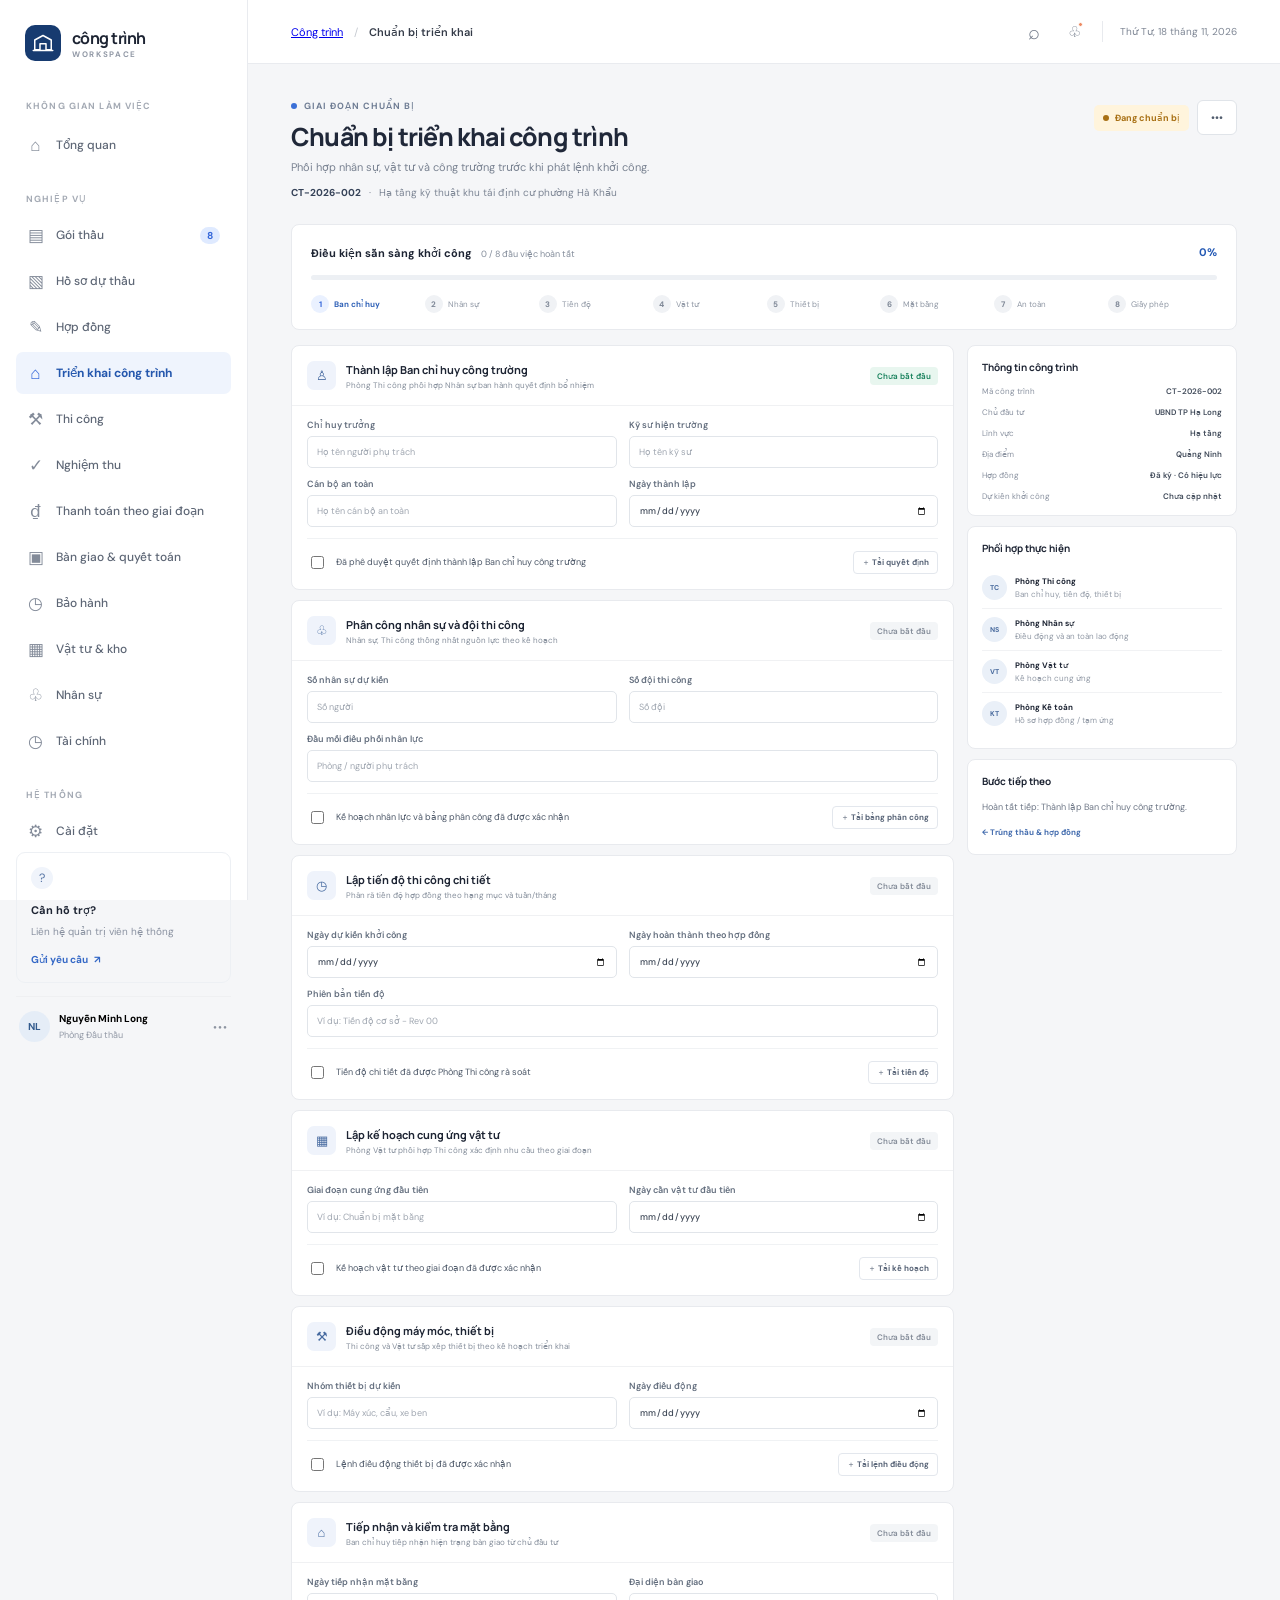
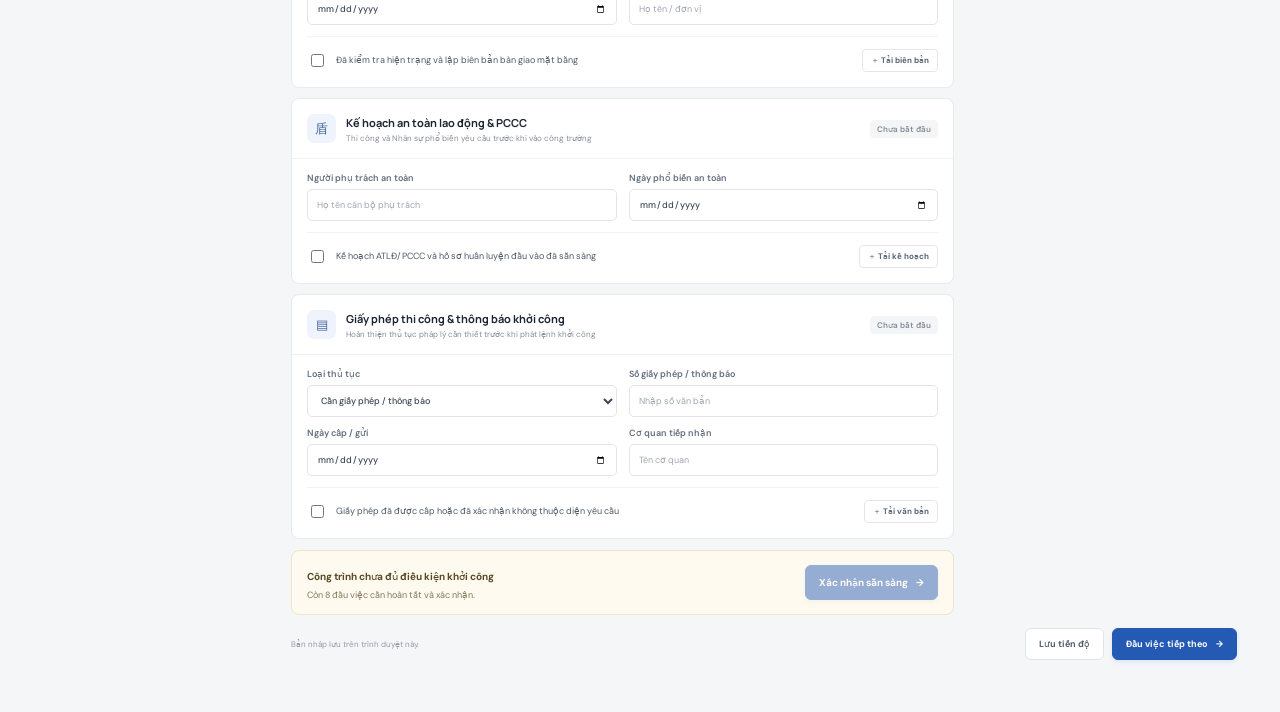
<file: html/chuan-bi-trien-khai.html>
<!doctype html>
<html lang="vi">
<head>
  <meta charset="UTF-8" />
  <meta name="viewport" content="width=device-width, initial-scale=1.0" />
  <meta name="theme-color" content="#f5f6f8" />
  <title>Chuẩn bị triển khai công trình · Công trình</title>
  <link rel="preconnect" href="https://fonts.googleapis.com" />
  <link rel="preconnect" href="https://fonts.gstatic.com" crossorigin />
  <link href="https://fonts.googleapis.com/css2?family=DM+Sans:wght@400;500;600;700&family=Manrope:wght@400;500;600;700;800&display=swap" rel="stylesheet" />
  <link rel="stylesheet" href="../css/styles.css" />
</head>
<body data-page="project-mobilization">
  <div class="app-shell">
    <aside class="sidebar">
      <a class="brand" href="index.html" aria-label="Trang chủ Công trình"><span class="brand-mark"><svg viewBox="0 0 32 32" aria-hidden="true"><path d="M5 25V12l11-6 11 6v13h-7v-8h-8v8H5Z"/><path d="M3 26h26"/></svg></span><span class="brand-copy"><strong>công trình</strong><small>WORKSPACE</small></span></a>
      <div class="workspace-label">KHÔNG GIAN LÀM VIỆC</div>
      <nav class="nav-list" aria-label="Điều hướng chính">
        <a class="nav-item" href="index.html"><span class="nav-icon">⌂</span> Tổng quan</a><div class="nav-section">NGHIỆP VỤ</div>
        <a class="nav-item" href="index.html"><span class="nav-icon">▤</span> Gói thầu <span class="nav-count">8</span></a>
        <a class="nav-item" href="ho-so-du-thau.html"><span class="nav-icon">▧</span> Hồ sơ dự thầu</a>
        <a class="nav-item" href="trung-thau-ky-hop-dong.html"><span class="nav-icon">✎</span> Hợp đồng</a>
        <a class="nav-item active" id="navProjectMobilization" href="chuan-bi-trien-khai.html" aria-current="page"><span class="nav-icon">⌂</span> Triển khai công trình</a>
        <a class="nav-item" href="thi-cong-cong-trinh.html"><span class="nav-icon">⚒</span> Thi công</a>
        <a class="nav-item" href="nghiem-thu.html"><span class="nav-icon">✓</span> Nghiệm thu</a>
        <a class="nav-item" href="thanh-toan-giai-doan.html"><span class="nav-icon">₫</span> Thanh toán theo giai đoạn</a><a class="nav-item" href="ban-giao-quyet-toan.html"><span class="nav-icon">▣</span> Bàn giao &amp; quyết toán</a><a class="nav-item" id="navWarranty" href="bao-hanh.html"><span class="nav-icon">◷</span> Bảo hành</a>
        <a class="nav-item" href="quan-ly-vat-tu.html"><span class="nav-icon">▦</span> Vật tư &amp; kho</a><a class="nav-item" href="quan-ly-nhan-su.html"><span class="nav-icon">♧</span> Nhân sự</a><a class="nav-item" href="#"><span class="nav-icon">◷</span> Tài chính</a>
        <div class="nav-section">HỆ THỐNG</div><a class="nav-item" href="#"><span class="nav-icon">⚙</span> Cài đặt</a>
      </nav>
      <div class="sidebar-bottom"><div class="help-card"><span class="help-icon">?</span><strong>Cần hỗ trợ?</strong><p>Liên hệ quản trị viên hệ thống</p><a href="mailto:it@congtrinh.vn">Gửi yêu cầu <span>↗</span></a></div><button class="profile"><span class="avatar">NL</span><span class="profile-copy"><strong>Nguyễn Minh Long</strong><small>Phòng Đấu thầu</small></span><span class="more">•••</span></button></div>
    </aside>

    <main class="main-content" id="mobilizationWorkspace" data-workspace="project-mobilization" data-project-id="CT-2026-002" data-tender-id="TB-2026-002">
      <header class="topbar"><div class="breadcrumbs"><a href="index.html">Công trình</a><span class="crumb-sep">/</span><strong>Chuẩn bị triển khai</strong></div><div class="top-actions"><button class="icon-button" aria-label="Tìm kiếm">⌕</button><button class="icon-button notification" aria-label="Thông báo">♧<i></i></button><span class="top-divider"></span><span class="top-date">Thứ Tư, 18 tháng 11, 2026</span></div></header>
      <section class="page-wrap mobilization-page">
        <div class="page-heading mobilization-heading"><div><div class="eyebrow"><span class="eyebrow-dot"></span> GIAI ĐOẠN CHUẨN BỊ</div><h1>Chuẩn bị triển khai công trình</h1><p class="page-subtitle">Phối hợp nhân sự, vật tư và công trường trước khi phát lệnh khởi công.</p><div class="mobilization-context"><strong id="projectCodeLabel">CT-2026-002</strong><span>·</span><span id="projectNameLabel">Hạ tầng kỹ thuật khu tái định cư phường Hà Khẩu</span></div></div><div class="mobilization-heading-actions"><span class="mobilization-status" id="mobilizationStatus" data-status="preparing">Đang chuẩn bị</span><button class="button button-outline" id="mobilizationMore" type="button">•••</button></div></div>

        <section class="mobilization-progress-card" id="mobilizationProgress" data-progress="0"><div class="mobilization-progress-head"><div><strong>Điều kiện sẵn sàng khởi công</strong><span id="mobilizationProgressText">0 / 8 đầu việc hoàn tất</span></div><b id="mobilizationProgressPercent">0%</b></div><div class="mobilization-progress-track" role="progressbar" aria-label="Tiến độ chuẩn bị triển khai" aria-valuemin="0" aria-valuemax="100" aria-valuenow="0"><div class="mobilization-progress-bar" id="mobilizationProgressBar"></div></div><div class="mobilization-steps" id="mobilizationSteps"><div class="mobilization-step current" data-step-key="site-command"><span>1</span>Ban chỉ huy</div><div class="mobilization-step" data-step-key="staffing"><span>2</span>Nhân sự</div><div class="mobilization-step" data-step-key="schedule"><span>3</span>Tiến độ</div><div class="mobilization-step" data-step-key="materials"><span>4</span>Vật tư</div><div class="mobilization-step" data-step-key="equipment"><span>5</span>Thiết bị</div><div class="mobilization-step" data-step-key="site-handover"><span>6</span>Mặt bằng</div><div class="mobilization-step" data-step-key="safety"><span>7</span>An toàn</div><div class="mobilization-step" data-step-key="permits"><span>8</span>Giấy phép</div></div></section>

        <div class="mobilization-layout">
          <div class="mobilization-main-column">
            <section class="mobilization-section-card" id="siteCommandTeam" data-section-id="site-command-team" data-mobilization-step="site-command"><header class="mobilization-section-head"><span class="mobilization-section-icon">♙</span><div><h2>Thành lập Ban chỉ huy công trường</h2><p>Phòng Thi công phối hợp Nhân sự ban hành quyết định bổ nhiệm</p></div><span class="mobilization-section-state" data-section-state>Chưa bắt đầu</span></header><div class="mobilization-section-body"><div class="mobilization-field-grid"><label>Chỉ huy trưởng<input id="siteCommander" data-field="site_commander" placeholder="Họ tên người phụ trách" /></label><label>Kỹ sư hiện trường<input id="siteEngineer" data-field="site_engineer" placeholder="Họ tên kỹ sư" /></label><label>Cán bộ an toàn<input id="safetyOfficer" data-field="safety_officer" placeholder="Họ tên cán bộ an toàn" /></label><label>Ngày thành lập<input id="teamAppointmentDate" data-field="appointment_date" type="date" /></label></div><div class="mobilization-check-row"><input class="mobilization-check" id="siteCommandAppointed" data-task-key="site-command-appointed" type="checkbox" /><label for="siteCommandAppointed">Đã phê duyệt quyết định thành lập Ban chỉ huy công trường</label><button class="mobilization-upload" type="button" data-upload-for="site-command-decision">＋ Tải quyết định</button><input class="mobilization-file-input" id="fileSiteCommandDecision" data-file-input="site-command-decision" data-completes-task="site-command-appointed" type="file" /></div></div></section>

            <section class="mobilization-section-card" id="workforceAssignment" data-section-id="workforce-assignment" data-mobilization-step="staffing"><header class="mobilization-section-head"><span class="mobilization-section-icon">♧</span><div><h2>Phân công nhân sự và đội thi công</h2><p>Nhân sự, Thi công thống nhất nguồn lực theo kế hoạch</p></div><span class="mobilization-section-state" data-section-state>Chưa bắt đầu</span></header><div class="mobilization-section-body"><div class="mobilization-field-grid"><label>Số nhân sự dự kiến<input id="plannedHeadcount" data-field="planned_headcount" type="number" min="0" placeholder="Số người" /></label><label>Số đội thi công<input id="crewCount" data-field="crew_count" type="number" min="0" placeholder="Số đội" /></label><label class="mobilization-field-wide">Đầu mối điều phối nhân lực<input id="staffingCoordinator" data-field="staffing_coordinator" placeholder="Phòng / người phụ trách" /></label></div><div class="mobilization-check-row"><input class="mobilization-check" id="staffingPlanApproved" data-task-key="staffing-plan-approved" type="checkbox" /><label for="staffingPlanApproved">Kế hoạch nhân lực và bảng phân công đã được xác nhận</label><button class="mobilization-upload" type="button" data-upload-for="staffing-plan">＋ Tải bảng phân công</button><input class="mobilization-file-input" id="fileStaffingPlan" data-file-input="staffing-plan" data-completes-task="staffing-plan-approved" type="file" /></div></div></section>

            <section class="mobilization-section-card" id="detailedSchedule" data-section-id="detailed-schedule" data-mobilization-step="schedule"><header class="mobilization-section-head"><span class="mobilization-section-icon">◷</span><div><h2>Lập tiến độ thi công chi tiết</h2><p>Phân rã tiến độ hợp đồng theo hạng mục và tuần/tháng</p></div><span class="mobilization-section-state" data-section-state>Chưa bắt đầu</span></header><div class="mobilization-section-body"><div class="mobilization-field-grid"><label>Ngày dự kiến khởi công<input id="plannedStart" data-field="planned_start" type="date" /></label><label>Ngày hoàn thành theo hợp đồng<input id="plannedFinish" data-field="planned_finish" type="date" /></label><label class="mobilization-field-wide">Phiên bản tiến độ<input id="scheduleVersion" data-field="schedule_version" placeholder="Ví dụ: Tiến độ cơ sở - Rev 00" /></label></div><div class="mobilization-check-row"><input class="mobilization-check" id="detailedScheduleApproved" data-task-key="detailed-schedule-approved" type="checkbox" /><label for="detailedScheduleApproved">Tiến độ chi tiết đã được Phòng Thi công rà soát</label><button class="mobilization-upload" type="button" data-upload-for="detailed-schedule">＋ Tải tiến độ</button><input class="mobilization-file-input" id="fileDetailedSchedule" data-file-input="detailed-schedule" data-completes-task="detailed-schedule-approved" type="file" /></div></div></section>

            <section class="mobilization-section-card" id="materialsPlan" data-section-id="materials-plan" data-mobilization-step="materials"><header class="mobilization-section-head"><span class="mobilization-section-icon">▦</span><div><h2>Lập kế hoạch cung ứng vật tư</h2><p>Phòng Vật tư phối hợp Thi công xác định nhu cầu theo giai đoạn</p></div><span class="mobilization-section-state" data-section-state>Chưa bắt đầu</span></header><div class="mobilization-section-body"><div class="mobilization-field-grid"><label>Giai đoạn cung ứng đầu tiên<input id="firstMaterialPhase" data-field="first_material_phase" placeholder="Ví dụ: Chuẩn bị mặt bằng" /></label><label>Ngày cần vật tư đầu tiên<input id="firstMaterialNeedDate" data-field="first_material_need_date" type="date" /></label></div><div class="mobilization-check-row"><input class="mobilization-check" id="materialsPlanApproved" data-task-key="materials-plan-approved" type="checkbox" /><label for="materialsPlanApproved">Kế hoạch vật tư theo giai đoạn đã được xác nhận</label><button class="mobilization-upload" type="button" data-upload-for="materials-plan">＋ Tải kế hoạch</button><input class="mobilization-file-input" id="fileMaterialsPlan" data-file-input="materials-plan" data-completes-task="materials-plan-approved" type="file" /></div></div></section>

            <section class="mobilization-section-card" id="equipmentMobilization" data-section-id="equipment-mobilization" data-mobilization-step="equipment"><header class="mobilization-section-head"><span class="mobilization-section-icon">⚒</span><div><h2>Điều động máy móc, thiết bị</h2><p>Thi công và Vật tư sắp xếp thiết bị theo kế hoạch triển khai</p></div><span class="mobilization-section-state" data-section-state>Chưa bắt đầu</span></header><div class="mobilization-section-body"><div class="mobilization-field-grid"><label>Nhóm thiết bị dự kiến<input id="equipmentGroups" data-field="equipment_groups" placeholder="Ví dụ: Máy xúc, cẩu, xe ben" /></label><label>Ngày điều động<input id="equipmentDispatchDate" data-field="equipment_dispatch_date" type="date" /></label></div><div class="mobilization-check-row"><input class="mobilization-check" id="equipmentDispatchApproved" data-task-key="equipment-dispatch-approved" type="checkbox" /><label for="equipmentDispatchApproved">Lệnh điều động thiết bị đã được xác nhận</label><button class="mobilization-upload" type="button" data-upload-for="equipment-dispatch">＋ Tải lệnh điều động</button><input class="mobilization-file-input" id="fileEquipmentDispatch" data-file-input="equipment-dispatch" data-completes-task="equipment-dispatch-approved" type="file" /></div></div></section>

            <section class="mobilization-section-card" id="siteHandover" data-section-id="site-handover" data-mobilization-step="site-handover"><header class="mobilization-section-head"><span class="mobilization-section-icon">⌂</span><div><h2>Tiếp nhận và kiểm tra mặt bằng</h2><p>Ban chỉ huy tiếp nhận hiện trạng bàn giao từ chủ đầu tư</p></div><span class="mobilization-section-state" data-section-state>Chưa bắt đầu</span></header><div class="mobilization-section-body"><div class="mobilization-field-grid"><label>Ngày tiếp nhận mặt bằng<input id="siteHandoverDate" data-field="site_handover_date" type="date" /></label><label>Đại diện bàn giao<input id="handoverRepresentative" data-field="handover_representative" placeholder="Họ tên / đơn vị" /></label></div><div class="mobilization-check-row"><input class="mobilization-check" id="siteHandoverAccepted" data-task-key="site-handover-accepted" type="checkbox" /><label for="siteHandoverAccepted">Đã kiểm tra hiện trạng và lập biên bản bàn giao mặt bằng</label><button class="mobilization-upload" type="button" data-upload-for="site-handover-record">＋ Tải biên bản</button><input class="mobilization-file-input" id="fileSiteHandover" data-file-input="site-handover-record" data-completes-task="site-handover-accepted" type="file" /></div></div></section>

            <section class="mobilization-section-card" id="safetyAndFirePlan" data-section-id="safety-fire-plan" data-mobilization-step="safety"><header class="mobilization-section-head"><span class="mobilization-section-icon">盾</span><div><h2>Kế hoạch an toàn lao động &amp; PCCC</h2><p>Thi công và Nhân sự phổ biến yêu cầu trước khi vào công trường</p></div><span class="mobilization-section-state" data-section-state>Chưa bắt đầu</span></header><div class="mobilization-section-body"><div class="mobilization-field-grid"><label>Người phụ trách an toàn<input id="mobilizationSafetyLead" data-field="safety_lead" placeholder="Họ tên cán bộ phụ trách" /></label><label>Ngày phổ biến an toàn<input id="safetyInductionDate" data-field="safety_induction_date" type="date" /></label></div><div class="mobilization-check-row"><input class="mobilization-check" id="safetyPlanApproved" data-task-key="safety-plan-approved" type="checkbox" /><label for="safetyPlanApproved">Kế hoạch ATLĐ/PCCC và hồ sơ huấn luyện đầu vào đã sẵn sàng</label><button class="mobilization-upload" type="button" data-upload-for="safety-plan">＋ Tải kế hoạch</button><input class="mobilization-file-input" id="fileSafetyPlan" data-file-input="safety-plan" data-completes-task="safety-plan-approved" type="file" /></div></div></section>

            <section class="mobilization-section-card" id="constructionPermits" data-section-id="construction-permits" data-mobilization-step="permits"><header class="mobilization-section-head"><span class="mobilization-section-icon">▤</span><div><h2>Giấy phép thi công &amp; thông báo khởi công</h2><p>Hoàn thiện thủ tục pháp lý cần thiết trước khi phát lệnh khởi công</p></div><span class="mobilization-section-state" data-section-state>Chưa bắt đầu</span></header><div class="mobilization-section-body"><div class="mobilization-field-grid"><label>Loại thủ tục<select id="permitType" data-field="permit_type"><option value="required">Cần giấy phép / thông báo</option><option value="not-required">Không yêu cầu theo dự án</option></select></label><label>Số giấy phép / thông báo<input id="permitNumber" data-field="permit_number" placeholder="Nhập số văn bản" /></label><label>Ngày cấp / gửi<input id="permitDate" data-field="permit_date" type="date" /></label><label>Cơ quan tiếp nhận<input id="permitAuthority" data-field="permit_authority" placeholder="Tên cơ quan" /></label></div><div class="mobilization-check-row"><input class="mobilization-check" id="permitReady" data-task-key="permit-ready" type="checkbox" /><label for="permitReady">Giấy phép đã được cấp hoặc đã xác nhận không thuộc diện yêu cầu</label><button class="mobilization-upload" type="button" data-upload-for="permit-notice">＋ Tải văn bản</button><input class="mobilization-file-input" id="filePermitNotice" data-file-input="permit-notice" data-completes-task="permit-ready" type="file" /></div></div></section>

            <section class="mobilization-ready-card" id="mobilizationReadyPanel" data-action="confirm-ready-to-start"><div><strong id="mobilizationReadyTitle">Công trình chưa đủ điều kiện khởi công</strong><p id="mobilizationReadyHint">Hoàn thành 8 đầu việc và xác nhận hồ sơ triển khai trước khi phát lệnh khởi công.</p></div><button class="button button-primary" id="confirmReadyToStart" type="button" disabled>Xác nhận sẵn sàng <span>→</span></button></section>
          </div>

          <aside class="mobilization-side-column"><section class="mobilization-side-card" id="projectSummary" data-project-summary="CT-2026-002"><h3>Thông tin công trình</h3><div class="mobilization-summary-list"><div><span>Mã công trình</span><strong id="summaryProjectCode">CT-2026-002</strong></div><div><span>Chủ đầu tư</span><strong id="summaryProjectClient">UBND TP Hạ Long</strong></div><div><span>Lĩnh vực</span><strong id="summaryProjectSector">Hạ tầng</strong></div><div><span>Địa điểm</span><strong id="summaryProjectLocation">Quảng Ninh</strong></div><div><span>Hợp đồng</span><strong id="summaryContractStatus">Đã ký · Có hiệu lực</strong></div><div><span>Dự kiến khởi công</span><strong id="summaryStartDate">Chưa cập nhật</strong></div></div></section><section class="mobilization-side-card" id="mobilizationDepartments"><h3>Phối hợp thực hiện</h3><div class="mobilization-department" data-department="construction"><span>TC</span><div><strong>Phòng Thi công</strong><small>Ban chỉ huy, tiến độ, thiết bị</small></div></div><div class="mobilization-department" data-department="hr"><span>NS</span><div><strong>Phòng Nhân sự</strong><small>Điều động và an toàn lao động</small></div></div><div class="mobilization-department" data-department="materials"><span>VT</span><div><strong>Phòng Vật tư</strong><small>Kế hoạch cung ứng</small></div></div><div class="mobilization-department" data-department="accounting"><span>KT</span><div><strong>Phòng Kế toán</strong><small>Hồ sơ hợp đồng / tạm ứng</small></div></div></section><section class="mobilization-side-card" id="mobilizationNextAction"><h3>Bước tiếp theo</h3><div class="mobilization-next-copy" id="mobilizationNextText">Thành lập Ban chỉ huy công trường và phân công người phụ trách các đầu việc.</div><a class="mobilization-back-link" href="trung-thau-ky-hop-dong.html">← Trúng thầu &amp; hợp đồng</a></section></aside>
        </div>
        <div class="mobilization-footer-actions"><span id="mobilizationSaveNote">Bản nháp lưu trên trình duyệt này.</span><div><button class="button button-outline" id="saveMobilizationDraft" type="button">Lưu tiến độ</button><button class="button button-primary" id="continueMobilization" type="button">Đầu việc tiếp theo <span>→</span></button></div></div>
      </section>
    </main>
  </div>
  <div class="toast" id="toast" role="status"></div>
  <script src="../js/chuan-bi-trien-khai.js"></script>
</body>
</html>
</file>
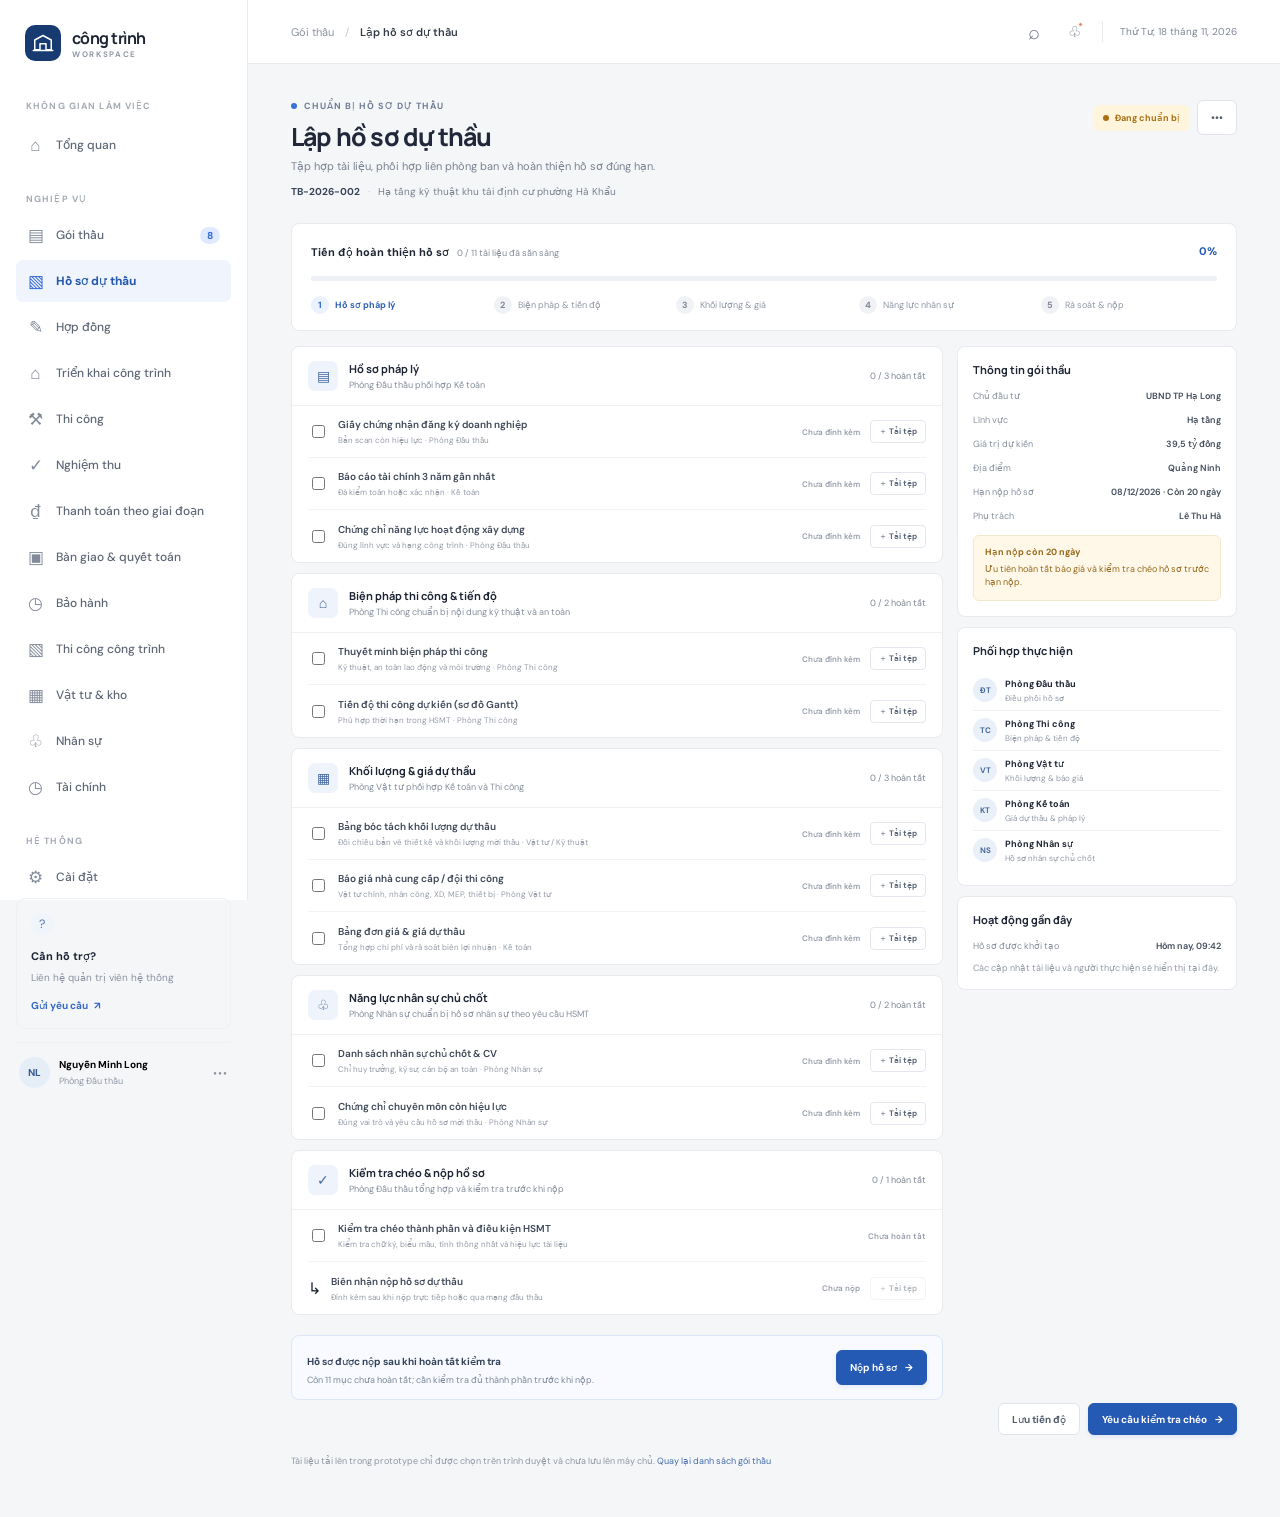
<file: html/ho-so-du-thau.html>
<!doctype html>
<html lang="vi">

<head>
  <meta charset="UTF-8" />
  <meta name="viewport" content="width=device-width, initial-scale=1.0" />
  <meta name="theme-color" content="#f5f6f8" />
  <title>Lập hồ sơ dự thầu · Công trình</title>
  <link rel="preconnect" href="https://fonts.googleapis.com" />
  <link rel="preconnect" href="https://fonts.gstatic.com" crossorigin />
  <link
    href="https://fonts.googleapis.com/css2?family=DM+Sans:wght@400;500;600;700&family=Manrope:wght@400;500;600;700;800&display=swap"
    rel="stylesheet" />
  <link rel="stylesheet" href="../css/styles.css" />
</head>

<body data-page="bid-preparation">
  <div class="app-shell">
    <aside class="sidebar">
      <a class="brand" href="index.html" aria-label="Trang chủ Công trình"><span class="brand-mark"><svg
            viewBox="0 0 32 32" aria-hidden="true">
            <path d="M5 25V12l11-6 11 6v13h-7v-8h-8v8H5Z" />
            <path d="M3 26h26" />
          </svg></span><span class="brand-copy"><strong>công trình</strong><small>WORKSPACE</small></span></a>
      <div class="workspace-label">KHÔNG GIAN LÀM VIỆC</div>
      <nav class="nav-list" aria-label="Điều hướng chính">
        <a class="nav-item" href="index.html"><span class="nav-icon">⌂</span> Tổng quan</a>
        <div class="nav-section">NGHIỆP VỤ</div>
        <a class="nav-item" href="index.html"><span class="nav-icon">▤</span> Gói thầu <span
            class="nav-count">8</span></a>
        <a class="nav-item active" id="navBidPreparation" href="ho-so-du-thau.html" aria-current="page"><span
            class="nav-icon">▧</span> Hồ sơ dự thầu</a>
        <a class="nav-item" href="trung-thau-ky-hop-dong.html"><span class="nav-icon">✎</span> Hợp đồng</a>
        <a class="nav-item" href="chuan-bi-trien-khai.html"><span class="nav-icon">⌂</span> Triển khai công trình</a>
        <a class="nav-item" href="thi-cong-cong-trinh.html"><span class="nav-icon">⚒</span> Thi công</a>
        <a class="nav-item" href="nghiem-thu.html"><span class="nav-icon">✓</span> Nghiệm thu</a>
        <a class="nav-item" href="thanh-toan-giai-doan.html"><span class="nav-icon">₫</span> Thanh toán theo giai đoạn</a><a class="nav-item" href="ban-giao-quyet-toan.html"><span class="nav-icon">▣</span> Bàn giao &amp; quyết toán</a><a class="nav-item" id="navWarranty" href="bao-hanh.html"><span class="nav-icon">◷</span> Bảo hành</a>
        <a class="nav-item" href="thi-cong-cong-trinh.html"><span class="nav-icon">▧</span> Thi công công trình</a><a class="nav-item" href="quan-ly-vat-tu.html"><span
            class="nav-icon">▦</span> Vật tư &amp; kho</a><a class="nav-item" href="#"><span class="nav-icon">♧</span>
          Nhân sự</a><a class="nav-item" href="#"><span class="nav-icon">◷</span> Tài chính</a>
        <div class="nav-section">HỆ THỐNG</div><a class="nav-item" href="#"><span class="nav-icon">⚙</span> Cài đặt</a>
      </nav>
      <div class="sidebar-bottom">
        <div class="help-card"><span class="help-icon">?</span><strong>Cần hỗ trợ?</strong>
          <p>Liên hệ quản trị viên hệ thống</p><a href="mailto:it@congtrinh.vn">Gửi yêu cầu <span>↗</span></a>
        </div><button class="profile"><span class="avatar">NL</span><span class="profile-copy"><strong>Nguyễn Minh
              Long</strong><small>Phòng Đấu thầu</small></span><span class="more">•••</span></button>
      </div>
    </aside>
    <main class="main-content" id="bidWorkspace" data-workspace="bid-file" data-tender-id="TB-2026-002">
      <header class="topbar">
        <div class="breadcrumbs"><a href="index.html" style="color:inherit;text-decoration:none">Gói thầu</a><span
            class="crumb-sep">/</span><strong>Lập hồ sơ dự thầu</strong></div>
        <div class="top-actions"><button class="icon-button" aria-label="Tìm kiếm">⌕</button><button
            class="icon-button notification" aria-label="Thông báo">♧<i></i></button><span
            class="top-divider"></span><span class="top-date">Thứ Tư, 18 tháng 11, 2026</span></div>
      </header>
      <section class="page-wrap bid-page">
        <div class="page-heading bid-heading">
          <div>
            <div class="eyebrow"><span class="eyebrow-dot"></span> CHUẨN BỊ HỒ SƠ DỰ THẦU</div>
            <h1>Lập hồ sơ dự thầu</h1>
            <p class="page-subtitle">Tập hợp tài liệu, phối hợp liên phòng ban và hoàn thiện hồ sơ đúng hạn.</p>
            <div class="bid-context"><strong id="tenderCode">TB-2026-002</strong><span
                class="bid-context-sep">·</span><span id="tenderName">Hạ tầng kỹ thuật khu tái định cư phường Hà
                Khẩu</span></div>
          </div>
          <div class="bid-header-actions"><span class="bid-status" id="bidStatus" data-status="preparing">Đang chuẩn
              bị</span><button class="button button-outline" id="bidMoreActions">•••</button></div>
        </div>

        <section class="bid-progress-card" id="bidProgress" data-progress="0">
          <div class="bid-progress-top">
            <div class="bid-progress-copy"><strong>Tiến độ hoàn thiện hồ sơ</strong><span id="bidProgressText">0 / 11
                tài liệu đã sẵn sàng</span></div><span class="bid-progress-value" id="bidProgressPercent">0%</span>
          </div>
          <div class="bid-progress-track" role="progressbar" aria-label="Tiến độ hồ sơ dự thầu" aria-valuemin="0"
            aria-valuemax="100" aria-valuenow="0">
            <div class="bid-progress-bar" id="bidProgressBar"></div>
          </div>
          <div class="bid-steps" id="bidWorkflowSteps">
            <div class="bid-step-indicator current" data-workflow-step="legal"><span class="bid-step-num">1</span>Hồ sơ
              pháp lý</div>
            <div class="bid-step-indicator" data-workflow-step="technical"><span class="bid-step-num">2</span>Biện pháp
              &amp; tiến độ</div>
            <div class="bid-step-indicator" data-workflow-step="pricing"><span class="bid-step-num">3</span>Khối lượng
              &amp; giá</div>
            <div class="bid-step-indicator" data-workflow-step="capacity"><span class="bid-step-num">4</span>Năng lực
              nhân sự</div>
            <div class="bid-step-indicator" data-workflow-step="submission"><span class="bid-step-num">5</span>Rà soát
              &amp; nộp</div>
          </div>
        </section>

        <div class="bid-layout">
          <div class="bid-workspace" id="bidSections">
            <section class="bid-section-card" data-workflow-step="legal" data-section-id="legal-documents">
              <header class="bid-section-head"><span class="bid-section-icon">▤</span>
                <div class="bid-section-title">
                  <h2>Hồ sơ pháp lý</h2>
                  <p>Phòng Đấu thầu phối hợp Kế toán</p>
                </div><span class="bid-section-count" data-section-count="legal-documents">0 / 3 hoàn tất</span>
              </header>
              <div class="bid-doc-list">
                <div class="bid-doc-row" data-document-id="business-license"><input class="bid-doc-check"
                    id="docBusinessLicense" data-document-key="business-license" type="checkbox" />
                  <div class="bid-doc-info"><label class="bid-doc-name" for="docBusinessLicense">Giấy chứng nhận đăng ký
                      doanh nghiệp</label><span class="bid-doc-meta">Bản scan còn hiệu lực · Phòng Đấu thầu</span></div>
                  <span class="bid-doc-status" data-document-status>Chưa đính kèm</span><button class="bid-upload"
                    type="button" data-upload-for="business-license">＋ Tải tệp</button><input class="bid-file-input"
                    type="file" id="fileBusinessLicense" data-file-input="business-license" />
                </div>
                <div class="bid-doc-row" data-document-id="financial-statements"><input class="bid-doc-check"
                    id="docFinancialStatements" data-document-key="financial-statements" type="checkbox" />
                  <div class="bid-doc-info"><label class="bid-doc-name" for="docFinancialStatements">Báo cáo tài chính 3
                      năm gần nhất</label><span class="bid-doc-meta">Đã kiểm toán hoặc xác nhận · Kế toán</span></div>
                  <span class="bid-doc-status" data-document-status>Chưa đính kèm</span><button class="bid-upload"
                    type="button" data-upload-for="financial-statements">＋ Tải tệp</button><input class="bid-file-input"
                    type="file" id="fileFinancialStatements" data-file-input="financial-statements" />
                </div>
                <div class="bid-doc-row" data-document-id="capacity-certificate"><input class="bid-doc-check"
                    id="docCapacityCertificate" data-document-key="capacity-certificate" type="checkbox" />
                  <div class="bid-doc-info"><label class="bid-doc-name" for="docCapacityCertificate">Chứng chỉ năng lực
                      hoạt động xây dựng</label><span class="bid-doc-meta">Đúng lĩnh vực và hạng công trình · Phòng Đấu
                      thầu</span></div><span class="bid-doc-status" data-document-status>Chưa đính kèm</span><button
                    class="bid-upload" type="button" data-upload-for="capacity-certificate">＋ Tải tệp</button><input
                    class="bid-file-input" type="file" id="fileCapacityCertificate"
                    data-file-input="capacity-certificate" />
                </div>
              </div>
            </section>

            <section class="bid-section-card" data-workflow-step="technical" data-section-id="technical-plan">
              <header class="bid-section-head"><span class="bid-section-icon">⌂</span>
                <div class="bid-section-title">
                  <h2>Biện pháp thi công &amp; tiến độ</h2>
                  <p>Phòng Thi công chuẩn bị nội dung kỹ thuật và an toàn</p>
                </div><span class="bid-section-count" data-section-count="technical-plan">0 / 2 hoàn tất</span>
              </header>
              <div class="bid-doc-list">
                <div class="bid-doc-row" data-document-id="construction-method"><input class="bid-doc-check"
                    id="docConstructionMethod" data-document-key="construction-method" type="checkbox" />
                  <div class="bid-doc-info"><label class="bid-doc-name" for="docConstructionMethod">Thuyết minh biện
                      pháp thi công</label><span class="bid-doc-meta">Kỹ thuật, an toàn lao động và môi trường · Phòng
                      Thi công</span></div><span class="bid-doc-status" data-document-status>Chưa đính kèm</span><button
                    class="bid-upload" type="button" data-upload-for="construction-method">＋ Tải tệp</button><input
                    class="bid-file-input" type="file" id="fileConstructionMethod"
                    data-file-input="construction-method" />
                </div>
                <div class="bid-doc-row" data-document-id="bid-schedule"><input class="bid-doc-check"
                    id="docBidSchedule" data-document-key="bid-schedule" type="checkbox" />
                  <div class="bid-doc-info"><label class="bid-doc-name" for="docBidSchedule">Tiến độ thi công dự kiến
                      (sơ đồ Gantt)</label><span class="bid-doc-meta">Phù hợp thời hạn trong HSMT · Phòng Thi
                      công</span></div><span class="bid-doc-status" data-document-status>Chưa đính kèm</span><button
                    class="bid-upload" type="button" data-upload-for="bid-schedule">＋ Tải tệp</button><input
                    class="bid-file-input" type="file" id="fileBidSchedule" data-file-input="bid-schedule" />
                </div>
              </div>
            </section>

            <section class="bid-section-card" data-workflow-step="pricing" data-section-id="quantity-pricing">
              <header class="bid-section-head"><span class="bid-section-icon">▦</span>
                <div class="bid-section-title">
                  <h2>Khối lượng &amp; giá dự thầu</h2>
                  <p>Phòng Vật tư phối hợp Kế toán và Thi công</p>
                </div><span class="bid-section-count" data-section-count="quantity-pricing">0 / 3 hoàn tất</span>
              </header>
              <div class="bid-doc-list">
                <div class="bid-doc-row" data-document-id="quantity-takeoff"><input class="bid-doc-check"
                    id="docQuantityTakeoff" data-document-key="quantity-takeoff" type="checkbox" />
                  <div class="bid-doc-info"><label class="bid-doc-name" for="docQuantityTakeoff">Bảng bóc tách khối
                      lượng dự thầu</label><span class="bid-doc-meta">Đối chiếu bản vẽ thiết kế và khối lượng mời thầu ·
                      Vật tư / Kỹ thuật</span></div><span class="bid-doc-status" data-document-status>Chưa đính
                    kèm</span><button class="bid-upload" type="button" data-upload-for="quantity-takeoff">＋ Tải
                    tệp</button><input class="bid-file-input" type="file" id="fileQuantityTakeoff"
                    data-file-input="quantity-takeoff" />
                </div>
                <div class="bid-doc-row" data-document-id="supplier-quotes"><input class="bid-doc-check"
                    id="docSupplierQuotes" data-document-key="supplier-quotes" type="checkbox" />
                  <div class="bid-doc-info"><label class="bid-doc-name" for="docSupplierQuotes">Báo giá nhà cung cấp /
                      đội thi công</label><span class="bid-doc-meta">Vật tư chính, nhân công, XD, MEP, thiết bị · Phòng
                      Vật tư</span></div><span class="bid-doc-status" data-document-status>Chưa đính kèm</span><button
                    class="bid-upload" type="button" data-upload-for="supplier-quotes">＋ Tải tệp</button><input
                    class="bid-file-input" type="file" id="fileSupplierQuotes" data-file-input="supplier-quotes" />
                </div>
                <div class="bid-doc-row" data-document-id="bid-price"><input class="bid-doc-check" id="docBidPrice"
                    data-document-key="bid-price" type="checkbox" />
                  <div class="bid-doc-info"><label class="bid-doc-name" for="docBidPrice">Bảng đơn giá &amp; giá dự
                      thầu</label><span class="bid-doc-meta">Tổng hợp chi phí và rà soát biên lợi nhuận · Kế toán</span>
                  </div><span class="bid-doc-status" data-document-status>Chưa đính kèm</span><button class="bid-upload"
                    type="button" data-upload-for="bid-price">＋ Tải tệp</button><input class="bid-file-input"
                    type="file" id="fileBidPrice" data-file-input="bid-price" />
                </div>
              </div>
            </section>

            <section class="bid-section-card" data-workflow-step="capacity" data-section-id="personnel-capacity">
              <header class="bid-section-head"><span class="bid-section-icon">♧</span>
                <div class="bid-section-title">
                  <h2>Năng lực nhân sự chủ chốt</h2>
                  <p>Phòng Nhân sự chuẩn bị hồ sơ nhân sự theo yêu cầu HSMT</p>
                </div><span class="bid-section-count" data-section-count="personnel-capacity">0 / 2 hoàn tất</span>
              </header>
              <div class="bid-doc-list">
                <div class="bid-doc-row" data-document-id="key-personnel"><input class="bid-doc-check"
                    id="docKeyPersonnel" data-document-key="key-personnel" type="checkbox" />
                  <div class="bid-doc-info"><label class="bid-doc-name" for="docKeyPersonnel">Danh sách nhân sự chủ chốt
                      &amp; CV</label><span class="bid-doc-meta">Chỉ huy trưởng, kỹ sư, cán bộ an toàn · Phòng Nhân
                      sự</span></div><span class="bid-doc-status" data-document-status>Chưa đính kèm</span><button
                    class="bid-upload" type="button" data-upload-for="key-personnel">＋ Tải tệp</button><input
                    class="bid-file-input" type="file" id="fileKeyPersonnel" data-file-input="key-personnel" />
                </div>
                <div class="bid-doc-row" data-document-id="professional-certificates"><input class="bid-doc-check"
                    id="docProfessionalCertificates" data-document-key="professional-certificates" type="checkbox" />
                  <div class="bid-doc-info"><label class="bid-doc-name" for="docProfessionalCertificates">Chứng chỉ
                      chuyên môn còn hiệu lực</label><span class="bid-doc-meta">Đúng vai trò và yêu cầu hồ sơ mời thầu ·
                      Phòng Nhân sự</span></div><span class="bid-doc-status" data-document-status>Chưa đính
                    kèm</span><button class="bid-upload" type="button" data-upload-for="professional-certificates">＋ Tải
                    tệp</button><input class="bid-file-input" type="file" id="fileProfessionalCertificates"
                    data-file-input="professional-certificates" />
                </div>
              </div>
            </section>

            <section class="bid-section-card" data-workflow-step="submission" data-section-id="review-submission">
              <header class="bid-section-head"><span class="bid-section-icon">✓</span>
                <div class="bid-section-title">
                  <h2>Kiểm tra chéo &amp; nộp hồ sơ</h2>
                  <p>Phòng Đấu thầu tổng hợp và kiểm tra trước khi nộp</p>
                </div><span class="bid-section-count" data-section-count="review-submission">0 / 1 hoàn tất</span>
              </header>
              <div class="bid-doc-list">
                <div class="bid-doc-row" data-document-id="final-check"><input class="bid-doc-check" id="docFinalCheck"
                    data-document-key="final-check" type="checkbox" />
                  <div class="bid-doc-info"><label class="bid-doc-name" for="docFinalCheck">Kiểm tra chéo thành phần và
                      điều kiện HSMT</label><span class="bid-doc-meta">Kiểm tra chữ ký, biểu mẫu, tính thống nhất và
                      hiệu lực tài liệu</span></div><span class="bid-doc-status" data-document-status>Chưa hoàn
                    tất</span>
                </div>
                <div class="bid-doc-row" data-document-id="submission-receipt"><span class="bid-step-icon"
                    aria-hidden="true">↳</span>
                  <div class="bid-doc-info"><span class="bid-doc-name">Biên nhận nộp hồ sơ dự thầu</span><span
                      class="bid-doc-meta">Đính kèm sau khi nộp trực tiếp hoặc qua mạng đấu thầu</span></div><span
                    class="bid-doc-status" data-document-status>Chưa nộp</span><button class="bid-upload" type="button"
                    data-upload-for="submission-receipt" disabled>＋ Tải tệp</button><input class="bid-file-input"
                    type="file" id="fileSubmissionReceipt" data-file-input="submission-receipt" />
                </div>
              </div>
            </section>
            <div class="bid-submission-card" id="submissionPanel" data-action="submit-bid-file">
              <div><strong>Hồ sơ được nộp sau khi hoàn tất kiểm tra</strong>
                <p id="submissionHint">Cần hoàn thành các tài liệu bắt buộc và kiểm tra chéo trước khi ghi nhận nộp.</p>
              </div><button class="button button-primary" id="submitBidFile" type="button" disabled>Nộp hồ sơ
                <span>→</span></button>
            </div>
          </div>

          <aside class="bid-sidebar" aria-label="Thông tin gói thầu">
            <section class="bid-side-card" id="tenderSummary" data-tender-summary="TB-2026-002">
              <h3>Thông tin gói thầu</h3>
              <div class="bid-info-list">
                <div class="bid-info-row"><span>Chủ đầu tư</span><strong id="tenderClient">UBND TP Hạ Long</strong>
                </div>
                <div class="bid-info-row"><span>Lĩnh vực</span><strong id="tenderSector">Hạ tầng</strong></div>
                <div class="bid-info-row"><span>Giá trị dự kiến</span><strong id="tenderValue">39,5 tỷ đồng</strong>
                </div>
                <div class="bid-info-row"><span>Địa điểm</span><strong id="tenderLocation">Quảng Ninh</strong></div>
                <div class="bid-info-row"><span>Hạn nộp hồ sơ</span><strong id="tenderDeadline">08/12/2026 · Còn 20
                    ngày</strong></div>
                <div class="bid-info-row"><span>Phụ trách</span><strong id="tenderOwner">Lê Thu Hà</strong></div>
              </div>
              <div class="bid-alert" id="deadlineAlert"><strong>Hạn nộp còn 20 ngày</strong>Ưu tiên hoàn tất báo giá và
                kiểm tra chéo hồ sơ trước hạn nộp.</div>
            </section>
            <section class="bid-side-card" id="bidTeam" data-team-id="TB-2026-002">
              <h3>Phối hợp thực hiện</h3>
              <div class="bid-team-row" data-department="bidding"><span class="bid-team-avatar">ĐT</span><span
                  class="bid-team-copy"><strong>Phòng Đấu thầu</strong><small>Điều phối hồ sơ</small></span></div>
              <div class="bid-team-row" data-department="construction"><span class="bid-team-avatar">TC</span><span
                  class="bid-team-copy"><strong>Phòng Thi công</strong><small>Biện pháp &amp; tiến độ</small></span>
              </div>
              <div class="bid-team-row" data-department="materials"><span class="bid-team-avatar">VT</span><span
                  class="bid-team-copy"><strong>Phòng Vật tư</strong><small>Khối lượng &amp; báo giá</small></span>
              </div>
              <div class="bid-team-row" data-department="accounting"><span class="bid-team-avatar">KT</span><span
                  class="bid-team-copy"><strong>Phòng Kế toán</strong><small>Giá dự thầu &amp; pháp lý</small></span>
              </div>
              <div class="bid-team-row" data-department="hr"><span class="bid-team-avatar">NS</span><span
                  class="bid-team-copy"><strong>Phòng Nhân sự</strong><small>Hồ sơ nhân sự chủ chốt</small></span></div>
            </section>
            <section class="bid-side-card" id="bidActivity">
              <h3>Hoạt động gần đây</h3>
              <div class="bid-info-row"><span>Hồ sơ được khởi tạo</span><strong>Hôm nay, 09:42</strong></div>
              <div class="bid-form-note">Các cập nhật tài liệu và người thực hiện sẽ hiển thị tại đây.</div>
            </section>
          </aside>
        </div>
        <div class="bid-save-row"><button class="button button-outline" id="saveBidDraft" type="button">Lưu tiến
            độ</button><button class="button button-primary" id="requestReview" type="button">Yêu cầu kiểm tra chéo
            <span>→</span></button></div>
        <p class="bid-footer-note">Tài liệu tải lên trong prototype chỉ được chọn trên trình duyệt và chưa lưu lên máy
          chủ. <a href="index.html">Quay lại danh sách gói thầu</a></p>
      </section>
    </main>
  </div>
  <div class="toast" id="toast" role="status"></div>
  <script src="../js/ho-so-du-thau.js"></script>
</body>

</html>
</file>
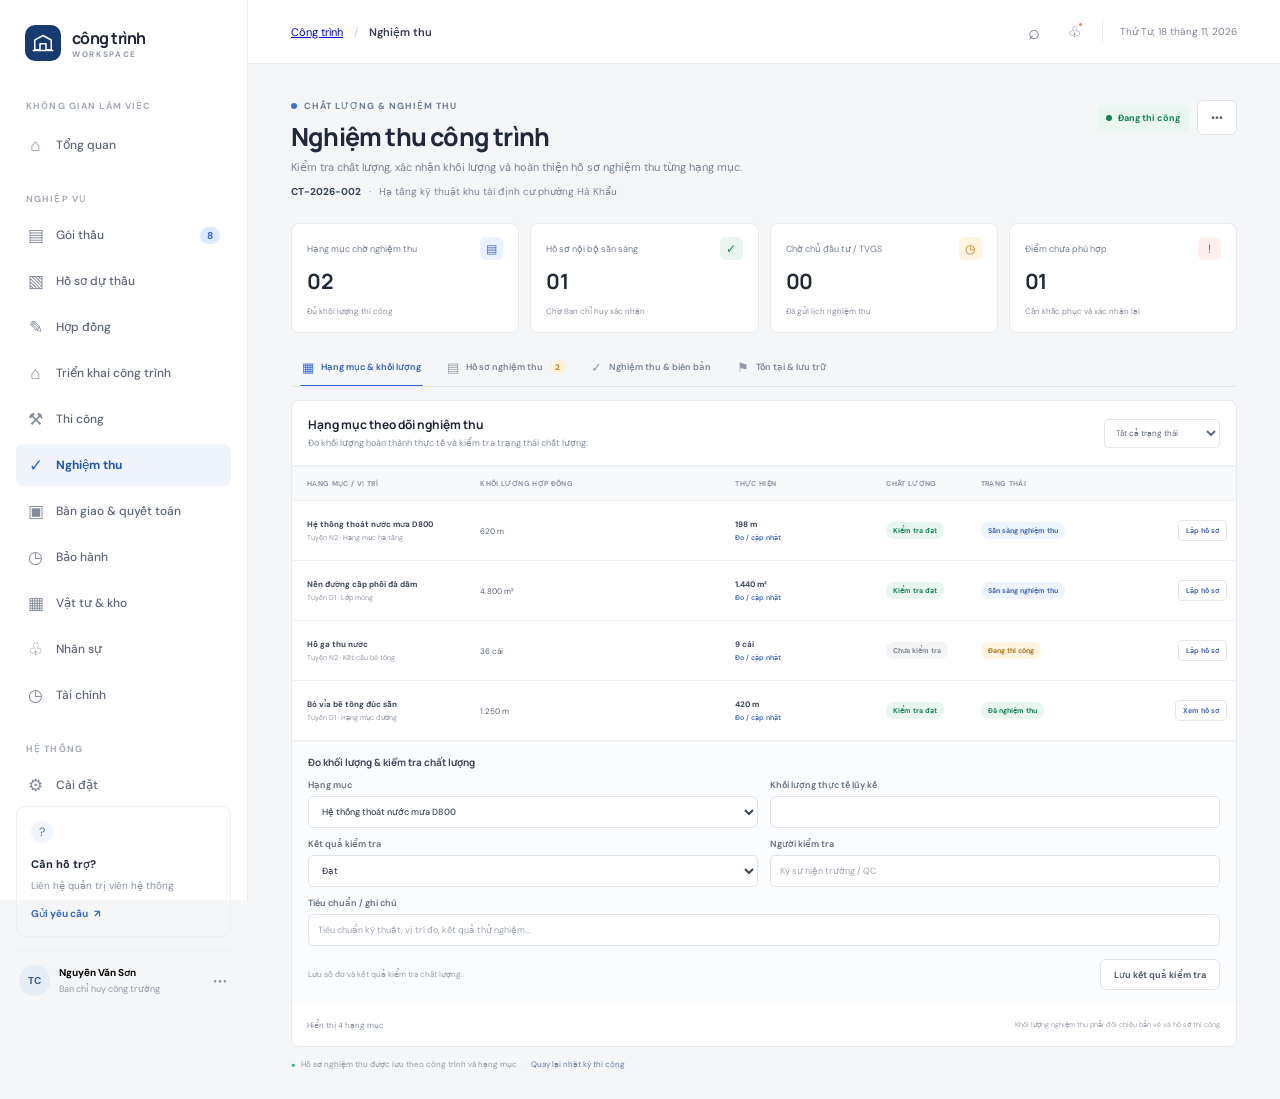
<file: html/nghiem-thu.html>
<!doctype html>
<html lang="vi">
<head>
  <meta charset="UTF-8" />
  <meta name="viewport" content="width=device-width, initial-scale=1.0" />
  <meta name="theme-color" content="#f5f6f8" />
  <title>Nghiệm thu công trình · Công trình</title>
  <link rel="preconnect" href="https://fonts.googleapis.com" />
  <link rel="preconnect" href="https://fonts.gstatic.com" crossorigin />
  <link href="https://fonts.googleapis.com/css2?family=DM+Sans:wght@400;500;600;700&family=Manrope:wght@400;500;600;700;800&display=swap" rel="stylesheet" />
  <link rel="stylesheet" href="../css/styles.css" />
  <link rel="stylesheet" href="../css/nghiem-thu.css" />
</head>
<body data-page="construction-acceptance">
  <div class="app-shell">
    <aside class="sidebar">
      <a class="brand" href="index.html" aria-label="Trang chủ Công trình"><span class="brand-mark"><svg viewBox="0 0 32 32" aria-hidden="true"><path d="M5 25V12l11-6 11 6v13h-7v-8h-8v8H5Z"/><path d="M3 26h26"/></svg></span><span class="brand-copy"><strong>công trình</strong><small>WORKSPACE</small></span></a>
      <div class="workspace-label">KHÔNG GIAN LÀM VIỆC</div>
      <nav class="nav-list" aria-label="Điều hướng chính">
        <a class="nav-item" href="index.html"><span class="nav-icon">⌂</span> Tổng quan</a><div class="nav-section">NGHIỆP VỤ</div>
        <a class="nav-item" href="index.html"><span class="nav-icon">▤</span> Gói thầu <span class="nav-count">8</span></a>
        <a class="nav-item" href="ho-so-du-thau.html"><span class="nav-icon">▧</span> Hồ sơ dự thầu</a><a class="nav-item" href="trung-thau-ky-hop-dong.html"><span class="nav-icon">✎</span> Hợp đồng</a>
        <a class="nav-item" href="chuan-bi-trien-khai.html"><span class="nav-icon">⌂</span> Triển khai công trình</a><a class="nav-item" href="thi-cong-cong-trinh.html"><span class="nav-icon">⚒</span> Thi công</a>
        <a class="nav-item active" id="navAcceptance" href="nghiem-thu.html" aria-current="page"><span class="nav-icon">✓</span> Nghiệm thu</a><a class="nav-item" href="ban-giao-quyet-toan.html"><span class="nav-icon">▣</span> Bàn giao &amp; quyết toán</a><a class="nav-item" id="navWarranty" href="bao-hanh.html"><span class="nav-icon">◷</span> Bảo hành</a><a class="nav-item" href="quan-ly-vat-tu.html"><span class="nav-icon">▦</span> Vật tư &amp; kho</a><a class="nav-item" href="quan-ly-nhan-su.html"><span class="nav-icon">♧</span> Nhân sự</a>
        <a class="nav-item" href="#"><span class="nav-icon">◷</span> Tài chính</a><div class="nav-section">HỆ THỐNG</div><a class="nav-item" href="#"><span class="nav-icon">⚙</span> Cài đặt</a>
      </nav>
      <div class="sidebar-bottom"><div class="help-card"><span class="help-icon">?</span><strong>Cần hỗ trợ?</strong><p>Liên hệ quản trị viên hệ thống</p><a href="mailto:it@congtrinh.vn">Gửi yêu cầu <span>↗</span></a></div><button class="profile"><span class="avatar">TC</span><span class="profile-copy"><strong>Nguyễn Văn Sơn</strong><small>Ban chỉ huy công trường</small></span><span class="more">•••</span></button></div>
    </aside>

    <main class="main-content" id="acceptanceWorkspace" data-workspace="construction-acceptance" data-project-id="CT-2026-002">
      <header class="topbar"><div class="breadcrumbs"><a href="index.html">Công trình</a><span class="crumb-sep">/</span><strong>Nghiệm thu</strong></div><div class="top-actions"><button class="icon-button" aria-label="Tìm kiếm">⌕</button><button class="icon-button notification" aria-label="Thông báo">♧<i></i></button><span class="top-divider"></span><span class="top-date">Thứ Tư, 18 tháng 11, 2026</span></div></header>
      <section class="page-wrap acceptance-page">
        <div class="page-heading acceptance-heading"><div><div class="eyebrow"><span class="eyebrow-dot"></span> CHẤT LƯỢNG &amp; NGHIỆM THU</div><h1>Nghiệm thu công trình</h1><p class="page-subtitle">Kiểm tra chất lượng, xác nhận khối lượng và hoàn thiện hồ sơ nghiệm thu từng hạng mục.</p><div class="acceptance-context"><strong id="acceptanceProjectCode">CT-2026-002</strong><span>·</span><span id="acceptanceProjectName">Hạ tầng kỹ thuật khu tái định cư phường Hà Khẩu</span></div></div><div class="acceptance-heading-actions"><span class="acceptance-project-status" data-status="in-progress">Đang thi công</span><button class="button button-outline" id="acceptanceMore" type="button">•••</button></div></div>

        <section class="acceptance-metrics" id="acceptanceMetrics"><article class="acceptance-metric"><div><span>Hạng mục chờ nghiệm thu</span><i class="acceptance-metric-icon blue">▤</i></div><strong id="waitingAcceptanceCount">04</strong><small>Đủ khối lượng thi công</small></article><article class="acceptance-metric"><div><span>Hồ sơ nội bộ sẵn sàng</span><i class="acceptance-metric-icon green">✓</i></div><strong id="internalReadyCount">02</strong><small>Chờ Ban chỉ huy xác nhận</small></article><article class="acceptance-metric"><div><span>Chờ chủ đầu tư / TVGS</span><i class="acceptance-metric-icon amber">◷</i></div><strong id="externalPendingCount">01</strong><small>Đã gửi lịch nghiệm thu</small></article><article class="acceptance-metric"><div><span>Điểm chưa phù hợp</span><i class="acceptance-metric-icon red">!</i></div><strong id="openNonconformityCount">01</strong><small>Cần khắc phục và xác nhận lại</small></article></section>

        <nav class="acceptance-tabs" id="acceptanceTabs" aria-label="Các chức năng nghiệm thu"><button class="acceptance-tab active" data-tab-target="work-items" type="button" aria-selected="true"><span>▦</span> Hạng mục &amp; khối lượng</button><button class="acceptance-tab" data-tab-target="dossiers" type="button" aria-selected="false"><span>▤</span> Hồ sơ nghiệm thu <i id="dossierTabCount">2</i></button><button class="acceptance-tab" data-tab-target="acceptance-meetings" type="button" aria-selected="false"><span>✓</span> Nghiệm thu &amp; biên bản</button><button class="acceptance-tab" data-tab-target="nonconformities" type="button" aria-selected="false"><span>⚑</span> Tồn tại &amp; lưu trữ</button></nav>

        <section class="acceptance-panel active" id="panel-work-items" data-tab-panel="work-items" role="tabpanel"><section class="acceptance-card"><header class="acceptance-card-head"><div><h2>Hạng mục theo dõi nghiệm thu</h2><p>Đo khối lượng hoàn thành thực tế và kiểm tra trạng thái chất lượng.</p></div><label class="acceptance-filter"><span class="sr-only">Lọc hạng mục</span><select id="workItemStatusFilter"><option value="all">Tất cả trạng thái</option><option value="ready">Sẵn sàng nghiệm thu</option><option value="in-progress">Đang thi công</option><option value="accepted">Đã nghiệm thu</option></select></label></header><div class="acceptance-table-wrap"><table class="acceptance-table" id="workItemTable"><thead><tr><th>HẠNG MỤC / VỊ TRÍ</th><th>KHỐI LƯỢNG HỢP ĐỒNG</th><th>THỰC HIỆN</th><th>CHẤT LƯỢNG</th><th>TRẠNG THÁI</th><th></th></tr></thead><tbody id="workItemRows" data-record-list="acceptance-work-items"><tr data-work-item-id="drainage-pipes" data-status="ready"><td><strong>Hệ thống thoát nước mưa D800</strong><small>Tuyến N2 · Hạng mục hạ tầng</small></td><td>620 m</td><td><div class="quantity-cell"><strong data-measured-quantity="198">198 m</strong><button class="measure-link" type="button" data-measure-item="drainage-pipes">Đo / cập nhật</button></div></td><td><span class="quality-chip quality-passed">Kiểm tra đạt</span></td><td><span class="acceptance-status status-ready">Sẵn sàng nghiệm thu</span></td><td><button class="row-action create-dossier-action" type="button" data-create-dossier-for="drainage-pipes">Lập hồ sơ</button></td></tr><tr data-work-item-id="road-base" data-status="ready"><td><strong>Nền đường cấp phối đá dăm</strong><small>Tuyến D1 · Lớp móng</small></td><td>4.800 m²</td><td><div class="quantity-cell"><strong data-measured-quantity="1440">1.440 m²</strong><button class="measure-link" type="button" data-measure-item="road-base">Đo / cập nhật</button></div></td><td><span class="quality-chip quality-passed">Kiểm tra đạt</span></td><td><span class="acceptance-status status-ready">Sẵn sàng nghiệm thu</span></td><td><button class="row-action create-dossier-action" type="button" data-create-dossier-for="road-base">Lập hồ sơ</button></td></tr><tr data-work-item-id="manholes" data-status="in-progress"><td><strong>Hố ga thu nước</strong><small>Tuyến N2 · Kết cấu bê tông</small></td><td>36 cái</td><td><div class="quantity-cell"><strong data-measured-quantity="9">9 cái</strong><button class="measure-link" type="button" data-measure-item="manholes">Đo / cập nhật</button></div></td><td><span class="quality-chip quality-pending">Chưa kiểm tra</span></td><td><span class="acceptance-status status-working">Đang thi công</span></td><td><button class="row-action create-dossier-action" type="button" data-create-dossier-for="manholes">Lập hồ sơ</button></td></tr><tr data-work-item-id="curbs" data-status="accepted"><td><strong>Bó vỉa bê tông đúc sẵn</strong><small>Tuyến D1 · Hạng mục đường</small></td><td>1.250 m</td><td><div class="quantity-cell"><strong data-measured-quantity="420">420 m</strong><button class="measure-link" type="button" data-measure-item="curbs">Đo / cập nhật</button></div></td><td><span class="quality-chip quality-passed">Kiểm tra đạt</span></td><td><span class="acceptance-status status-accepted">Đã nghiệm thu</span></td><td><button class="row-action" type="button" data-open-tab="dossiers">Xem hồ sơ</button></td></tr></tbody></table></div><form class="measurement-form" id="quantityMeasurementForm" data-form="acceptance-measurement"><strong>Đo khối lượng &amp; kiểm tra chất lượng</strong><div class="acceptance-form-grid"><label>Hạng mục<select id="measurementWorkItem" name="work_item_id" data-field="work_item_id"><option value="drainage-pipes">Hệ thống thoát nước mưa D800</option><option value="road-base">Nền đường cấp phối đá dăm</option><option value="manholes">Hố ga thu nước</option><option value="curbs">Bó vỉa bê tông đúc sẵn</option></select></label><label>Khối lượng thực tế lũy kế<input id="measuredQuantityInput" name="measured_quantity" data-field="measured_quantity" type="number" min="0" step="0.01" required /></label><label>Kết quả kiểm tra<select id="measurementQualityResult" name="quality_result" data-field="quality_result"><option value="passed">Đạt</option><option value="conditional">Đạt có điều kiện</option><option value="failed">Không đạt</option></select></label><label>Người kiểm tra<input id="measurementInspector" name="inspector" data-field="inspector" placeholder="Kỹ sư hiện trường / QC" required /></label><label class="form-wide">Tiêu chuẩn / ghi chú<input id="measurementNotes" name="notes" data-field="notes" placeholder="Tiêu chuẩn kỹ thuật, vị trí đo, kết quả thử nghiệm..." /></label></div><div class="acceptance-form-actions"><span class="form-hint">Lưu số đo và kết quả kiểm tra chất lượng.</span><button class="button button-outline" type="submit">Lưu kết quả kiểm tra</button></div></form><div class="acceptance-table-footer"><span id="workItemCountLabel">Hiển thị 4 hạng mục</span><span class="table-foot-note">Khối lượng nghiệm thu phải đối chiếu bản vẽ và hồ sơ thi công.</span></div></section></section>

        <section class="acceptance-panel" id="panel-dossiers" data-tab-panel="dossiers" role="tabpanel" hidden><div class="acceptance-panel-grid dossier-layout"><section class="acceptance-card"><header class="acceptance-card-head"><div><h2>Chuẩn bị hồ sơ nghiệm thu</h2><p>Kiểm tra chất lượng, khối lượng và tập hợp bằng chứng cho hạng mục.</p></div></header><form id="acceptanceDossierForm" data-form="acceptance-dossier"><div class="acceptance-form-grid"><label class="form-wide">Hạng mục<select id="dossierWorkItem" name="work_item_id" data-field="work_item_id"><option value="drainage-pipes">Hệ thống thoát nước mưa D800 · Tuyến N2</option><option value="road-base">Nền đường cấp phối đá dăm · Tuyến D1</option><option value="manholes">Hố ga thu nước · Tuyến N2</option><option value="curbs">Bó vỉa bê tông đúc sẵn · Tuyến D1</option></select></label><label>Ngày kiểm tra chất lượng<input id="dossierInspectionDate" name="inspection_date" data-field="inspection_date" type="date" value="2026-11-18" required /></label><label>Người kiểm tra / QC<input id="dossierInspector" name="inspector" data-field="inspector" placeholder="Kỹ sư hiện trường / QC" required /></label><label>Kết quả kiểm tra<select id="dossierQualityResult" name="quality_result" data-field="quality_result"><option value="passed">Đạt</option><option value="conditional">Đạt có điều kiện</option><option value="failed">Không đạt</option></select></label><label>Khối lượng đề nghị nghiệm thu<input id="dossierMeasuredQuantity" name="measured_quantity" data-field="measured_quantity" type="number" min="0.01" step="0.01" placeholder="Khối lượng thực tế" required /></label><label>Đơn vị<input id="dossierUnit" name="unit" data-field="unit" placeholder="m, m², cái..." required /></label><label>Tiêu chuẩn / bản vẽ<input id="dossierStandard" name="standard_reference" data-field="standard_reference" placeholder="Mã tiêu chuẩn, bản vẽ" /></label><label class="form-wide">Ghi chú kiểm tra<textarea id="dossierQualityNotes" name="quality_notes" data-field="quality_notes" rows="2" placeholder="Kết quả đo, vị trí, điểm cần lưu ý..."></textarea></label></div><fieldset class="evidence-checklist"><legend>Thành phần hồ sơ cần có</legend><label><input type="checkbox" id="evidencePhotos" name="evidence_photos" data-evidence-key="photos" /> Ảnh hiện trường</label><label><input type="checkbox" id="evidenceDiary" name="evidence_diary" data-evidence-key="diary" /> Nhật ký thi công</label><label><input type="checkbox" id="evidenceMaterials" name="evidence_materials" data-evidence-key="material-certificates" /> Chứng chỉ vật liệu / CO-CQ</label><label><input type="checkbox" id="evidenceDrawings" name="evidence_drawings" data-evidence-key="drawings" /> Bản vẽ / sơ đồ hoàn công liên quan</label></fieldset><div class="acceptance-form-actions"><span class="form-hint">Hồ sơ đủ thành phần mới được trình nghiệm thu nội bộ.</span><button class="button button-primary" type="submit">Tạo hồ sơ nghiệm thu <span>→</span></button></div></form></section><section class="acceptance-card"><header class="acceptance-card-head"><div><h2>Hồ sơ đang chuẩn bị</h2><p id="dossierListCount">2 bộ hồ sơ được theo dõi</p></div><span class="dossier-count-chip" id="dossierReadyBadge">1 sẵn sàng</span></header><div class="dossier-list" id="dossierList" data-record-list="acceptance-dossiers"><article class="dossier-row" data-dossier-id="NT-26018" data-work-item-id="drainage-pipes" data-dossier-status="internal-ready"><span class="dossier-icon">▤</span><div class="dossier-main"><strong>NT-26018 · Hệ thống thoát nước mưa D800</strong><small>198 m · Kiểm tra đạt · Cập nhật hôm nay</small><span class="dossier-evidence">✓ Ảnh · ✓ Nhật ký · ✓ Chứng chỉ vật liệu · ○ Bản vẽ</span></div><span class="acceptance-status status-ready">Sẵn sàng nội bộ</span></article><article class="dossier-row" data-dossier-id="NT-26016" data-work-item-id="road-base" data-dossier-status="draft"><span class="dossier-icon">▤</span><div class="dossier-main"><strong>NT-26016 · Nền đường cấp phối đá dăm</strong><small>1.440 m² · Đang bổ sung hồ sơ</small><span class="dossier-evidence">✓ Ảnh · ○ Nhật ký · ✓ Chứng chỉ vật liệu · ○ Bản vẽ</span></div><span class="acceptance-status status-working">Bản nháp</span></article></div><div class="acceptance-empty" id="dossiersEmpty" hidden>Chưa có hồ sơ nghiệm thu nào.</div></section></div></section>

        <section class="acceptance-panel" id="panel-acceptance-meetings" data-tab-panel="acceptance-meetings" role="tabpanel" hidden><div class="acceptance-panel-grid meeting-layout"><section class="acceptance-card"><header class="acceptance-card-head"><div><h2>Nghiệm thu nội bộ</h2><p>Ban chỉ huy kiểm tra hồ sơ và xác nhận trước khi mời chủ đầu tư.</p></div><span class="internal-chip">Bước 8.4</span></header><form id="internalAcceptanceForm" data-form="internal-acceptance"><div class="acceptance-form-grid"><label class="form-wide">Bộ hồ sơ<select id="internalDossierId" name="dossier_id" data-field="dossier_id"><option value="NT-26018">NT-26018 · Hệ thống thoát nước mưa D800</option><option value="NT-26016">NT-26016 · Nền đường cấp phối đá dăm</option></select></label><label>Ngày nghiệm thu<input id="internalAcceptanceDate" name="acceptance_date" data-field="acceptance_date" type="date" value="2026-11-18" required /></label><label>Người chủ trì<input id="internalAcceptanceLead" name="lead_name" data-field="lead_name" placeholder="Chỉ huy trưởng" required /></label><label>Kết quả<select id="internalAcceptanceResult" name="result" data-field="result"><option value="passed">Đạt · Mời chủ đầu tư</option><option value="rework">Chưa đạt · Yêu cầu khắc phục</option></select></label><label>Thành phần tham gia<input id="internalParticipants" name="participants" data-field="participants" placeholder="Kỹ sư, QC, đội thi công..." /></label><label class="form-wide">Ý kiến / nội dung cần xử lý<textarea id="internalAcceptanceNotes" name="notes" data-field="notes" rows="2" placeholder="Ghi nhận kết quả kiểm tra nội bộ"></textarea></label></div><div class="acceptance-form-actions"><span class="form-hint">Kết quả đạt sẽ mở bước nghiệm thu với chủ đầu tư.</span><button class="button button-primary" type="submit">Ghi nhận nghiệm thu nội bộ</button></div></form></section><section class="acceptance-card"><header class="acceptance-card-head"><div><h2>Nghiệm thu với chủ đầu tư / TVGS</h2><p>Ghi nhận lịch, kết quả và số biên bản nghiệm thu chính thức.</p></div><span class="external-chip">Bước 8.5</span></header><form id="externalAcceptanceForm" data-form="external-acceptance"><div class="acceptance-form-grid"><label class="form-wide">Bộ hồ sơ<select id="externalDossierId" name="dossier_id" data-field="dossier_id"><option value="NT-26018">NT-26018 · Hệ thống thoát nước mưa D800</option><option value="NT-26016">NT-26016 · Nền đường cấp phối đá dăm</option></select></label><label>Ngày nghiệm thu<input id="externalAcceptanceDate" name="acceptance_date" data-field="acceptance_date" type="date" required /></label><label>Đại diện chủ đầu tư / TVGS<input id="externalRepresentative" name="external_representative" data-field="external_representative" placeholder="Họ tên, đơn vị" required /></label><label>Kết quả<select id="externalAcceptanceResult" name="result" data-field="result"><option value="accepted">Chấp thuận nghiệm thu</option><option value="conditional">Chấp thuận có điều kiện</option><option value="rejected">Không chấp thuận</option></select></label><label>Số biên bản<input id="acceptanceMinutesNumber" name="minutes_number" data-field="minutes_number" placeholder="Số biên bản nghiệm thu" required /></label><label class="form-wide">Ý kiến của chủ đầu tư / TVGS<textarea id="externalAcceptanceNotes" name="notes" data-field="notes" rows="2" placeholder="Ghi nhận kết luận và yêu cầu kèm theo"></textarea></label></div><div class="acceptance-form-actions"><span class="form-hint" id="externalFormHint">Chỉ gửi nghiệm thu sau khi hồ sơ nội bộ được duyệt.</span><button class="button button-primary" id="recordExternalAcceptance" type="submit" disabled>Ghi nhận kết quả</button></div></form></section></div><section class="acceptance-card acceptance-history-card"><header class="acceptance-card-head"><div><h2>Lịch nghiệm thu gần đây</h2><p>Các cuộc nghiệm thu đã tổ chức và trạng thái biên bản.</p></div></header><div class="acceptance-history" id="acceptanceHistory" data-record-list="acceptance-meetings"><article class="history-row"><span class="history-date"><strong>17</strong><small>THG 11</small></span><div><strong>Kiểm tra nội bộ · Nền đường D1</strong><small>Ban chỉ huy công trường · Kết luận: cần bổ sung nhật ký lu lèn</small></div><span class="acceptance-status status-working">Đang bổ sung</span></article></div></section></section>

        <section class="acceptance-panel" id="panel-nonconformities" data-tab-panel="nonconformities" role="tabpanel" hidden><div class="acceptance-panel-grid issues-layout"><section class="acceptance-card"><header class="acceptance-card-head"><div><h2>Ghi nhận điểm chưa phù hợp</h2><p>Theo dõi yêu cầu khắc phục từ QC, chủ đầu tư hoặc TVGS.</p></div></header><form id="nonconformityForm" data-form="nonconformity"><div class="acceptance-form-grid"><label>Hạng mục<select id="nonconformityWorkItem" name="work_item_id" data-field="work_item_id"><option value="drainage-pipes">Hệ thống thoát nước mưa D800</option><option value="road-base">Nền đường cấp phối đá dăm</option><option value="manholes">Hố ga thu nước</option></select></label><label>Ngày ghi nhận<input id="nonconformityDate" name="recorded_date" data-field="recorded_date" type="date" value="2026-11-18" required /></label><label>Mức độ<select id="nonconformitySeverity" name="severity" data-field="severity"><option value="minor">Nhẹ</option><option value="major">Nghiêm trọng</option></select></label><label>Hạn khắc phục<input id="nonconformityDueDate" name="due_date" data-field="due_date" type="date" required /></label><label class="form-wide">Mô tả điểm chưa phù hợp<textarea id="nonconformityDescription" name="description" data-field="description" rows="3" placeholder="Vị trí, tiêu chí không đạt và yêu cầu khắc phục..." required></textarea></label><label class="form-wide">Biện pháp / người phụ trách<input id="correctiveAction" name="corrective_action" data-field="corrective_action" placeholder="Biện pháp khắc phục và người chịu trách nhiệm" /></label></div><div class="acceptance-form-actions"><span class="form-hint">Điểm chưa đóng sẽ chặn nghiệm thu hạng mục.</span><button class="button button-primary" type="submit">Ghi nhận tồn tại</button></div></form></section><section class="acceptance-card"><header class="acceptance-card-head"><div><h2>Danh sách cần khắc phục</h2><p id="nonconformityListCount">1 điểm chưa phù hợp đang mở</p></div></header><div class="nonconformity-list" id="nonconformityList" data-record-list="nonconformities"><article class="nonconformity-row" data-nonconformity-id="NCR-26007" data-nonconformity-status="open"><span class="severity-mark major">!</span><div><strong>Độ chặt nền đường tại Km 0+180 chưa đạt yêu cầu</strong><small>NCR-26007 · Nền đường D1 · Hạn khắc phục 20/11/2026</small><small class="corrective-summary">Bổ sung lu lèn và thí nghiệm độ chặt · Phụ trách: Đội nền đường</small></div><button class="row-action close-nonconformity" type="button" data-close-nonconformity="NCR-26007">Đóng</button></article></div><div class="acceptance-empty" id="nonconformitiesEmpty" hidden>Không có điểm chưa phù hợp đang mở.</div></section></div><section class="acceptance-card archive-card"><header class="acceptance-card-head"><div><h2>Lưu trữ hồ sơ nghiệm thu</h2><p>Lưu biên bản đã ký và tài liệu chất lượng theo từng hạng mục.</p></div><button class="button button-outline" id="exportAcceptanceArchive" type="button">⇩ Xuất danh sách</button></header><div class="archive-list" id="acceptanceArchive" data-record-list="acceptance-archive"><article class="archive-row" data-archive-id="ARC-26004"><span class="archive-file-icon">▤</span><div><strong>ARC-26004 · Biên bản nghiệm thu bó vỉa tuyến D1</strong><small>Hạng mục bó vỉa bê tông đúc sẵn · 420 m · Lưu ngày 15/11/2026</small></div><span class="archive-tag">Đã lưu hồ sơ</span></article></div></section></section>

        <div class="acceptance-page-note"><span>●</span> Hồ sơ nghiệm thu được lưu theo công trình và hạng mục <i>·</i><a href="thi-cong-cong-trinh.html">Quay lại nhật ký thi công</a></div>
      </section>
    </main>
  </div>
  <div class="toast" id="toast" role="status"></div>
  <script src="../js/nghiem-thu.js"></script>
</body>
</html>
</file>
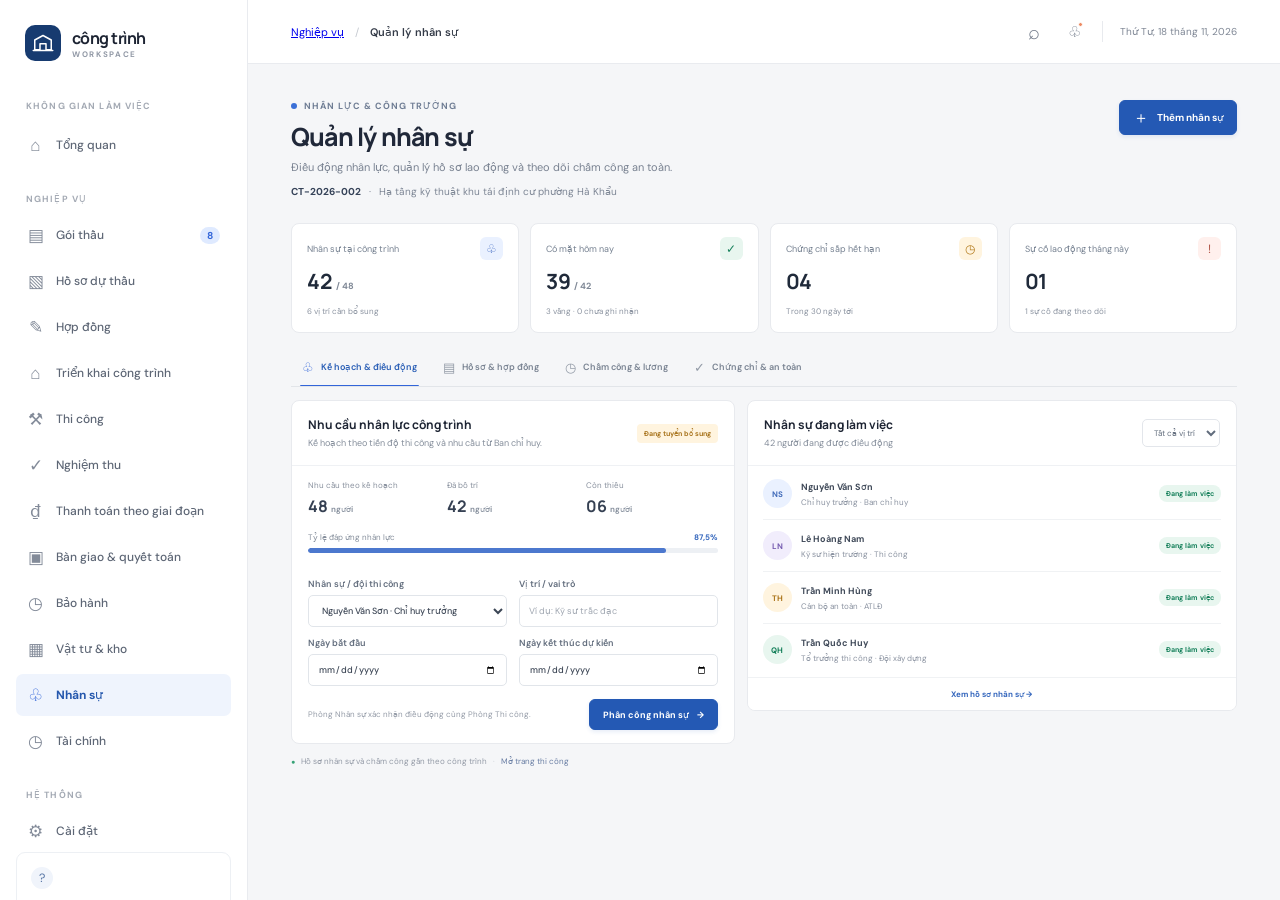
<file: html/quan-ly-nhan-su.html>
<!doctype html>
<html lang="vi">
<head>
  <meta charset="UTF-8" />
  <meta name="viewport" content="width=device-width, initial-scale=1.0" />
  <meta name="theme-color" content="#f5f6f8" />
  <title>Quản lý nhân sự · Công trình</title>
  <link rel="preconnect" href="https://fonts.googleapis.com" />
  <link rel="preconnect" href="https://fonts.gstatic.com" crossorigin />
  <link href="https://fonts.googleapis.com/css2?family=DM+Sans:wght@400;500;600;700&family=Manrope:wght@400;500;600;700;800&display=swap" rel="stylesheet" />
  <link rel="stylesheet" href="../css/styles.css" />
  <link rel="stylesheet" href="../css/quan-ly-nhan-su.css" />
</head>
<body data-page="human-resources">
  <div class="app-shell">
    <aside class="sidebar">
      <a class="brand" href="index.html" aria-label="Trang chủ Công trình"><span class="brand-mark"><svg viewBox="0 0 32 32" aria-hidden="true"><path d="M5 25V12l11-6 11 6v13h-7v-8h-8v8H5Z"/><path d="M3 26h26"/></svg></span><span class="brand-copy"><strong>công trình</strong><small>WORKSPACE</small></span></a>
      <div class="workspace-label">KHÔNG GIAN LÀM VIỆC</div>
      <nav class="nav-list" aria-label="Điều hướng chính">
        <a class="nav-item" href="index.html"><span class="nav-icon">⌂</span> Tổng quan</a><div class="nav-section">NGHIỆP VỤ</div>
        <a class="nav-item" href="index.html"><span class="nav-icon">▤</span> Gói thầu <span class="nav-count">8</span></a>
        <a class="nav-item" href="ho-so-du-thau.html"><span class="nav-icon">▧</span> Hồ sơ dự thầu</a>
        <a class="nav-item" href="trung-thau-ky-hop-dong.html"><span class="nav-icon">✎</span> Hợp đồng</a>
        <a class="nav-item" href="chuan-bi-trien-khai.html"><span class="nav-icon">⌂</span> Triển khai công trình</a>
        <a class="nav-item" href="thi-cong-cong-trinh.html"><span class="nav-icon">⚒</span> Thi công</a>
        <a class="nav-item" href="nghiem-thu.html"><span class="nav-icon">✓</span> Nghiệm thu</a>
        <a class="nav-item" href="thanh-toan-giai-doan.html"><span class="nav-icon">₫</span> Thanh toán theo giai đoạn</a><a class="nav-item" href="ban-giao-quyet-toan.html"><span class="nav-icon">▣</span> Bàn giao &amp; quyết toán</a><a class="nav-item" id="navWarranty" href="bao-hanh.html"><span class="nav-icon">◷</span> Bảo hành</a>
        <a class="nav-item" href="quan-ly-vat-tu.html"><span class="nav-icon">▦</span> Vật tư &amp; kho</a>
        <a class="nav-item active" id="navHumanResources" href="quan-ly-nhan-su.html" aria-current="page"><span class="nav-icon">♧</span> Nhân sự</a>
        <a class="nav-item" href="#"><span class="nav-icon">◷</span> Tài chính</a><div class="nav-section">HỆ THỐNG</div><a class="nav-item" href="#"><span class="nav-icon">⚙</span> Cài đặt</a>
      </nav>
      <div class="sidebar-bottom"><div class="help-card"><span class="help-icon">?</span><strong>Cần hỗ trợ?</strong><p>Liên hệ quản trị viên hệ thống</p><a href="mailto:it@congtrinh.vn">Gửi yêu cầu <span>↗</span></a></div><button class="profile"><span class="avatar">NS</span><span class="profile-copy"><strong>Phạm Thu Trang</strong><small>Phòng Nhân sự</small></span><span class="more">•••</span></button></div>
    </aside>

    <main class="main-content" id="hrWorkspace" data-workspace="human-resources" data-project-id="CT-2026-002">
      <header class="topbar"><div class="breadcrumbs"><a href="index.html">Nghiệp vụ</a><span class="crumb-sep">/</span><strong>Quản lý nhân sự</strong></div><div class="top-actions"><button class="icon-button" aria-label="Tìm kiếm">⌕</button><button class="icon-button notification" aria-label="Thông báo">♧<i></i></button><span class="top-divider"></span><span class="top-date">Thứ Tư, 18 tháng 11, 2026</span></div></header>
      <section class="page-wrap hr-page">
        <div class="page-heading hr-heading"><div><div class="eyebrow"><span class="eyebrow-dot"></span> NHÂN LỰC &amp; CÔNG TRƯỜNG</div><h1>Quản lý nhân sự</h1><p class="page-subtitle">Điều động nhân lực, quản lý hồ sơ lao động và theo dõi chấm công an toàn.</p><div class="hr-project-context"><strong id="hrProjectCode">CT-2026-002</strong><span>·</span><span id="hrProjectName">Hạ tầng kỹ thuật khu tái định cư phường Hà Khẩu</span></div></div><button class="button button-primary" id="addEmployeeShortcut" type="button"><span class="button-plus">＋</span> Thêm nhân sự</button></div>

        <section class="hr-metrics" id="hrMetrics"><article class="hr-metric"><div><span>Nhân sự tại công trình</span><i class="hr-metric-icon blue">♧</i></div><strong id="assignedStaffCount">42 <small>/ 48</small></strong><small>6 vị trí cần bổ sung</small></article><article class="hr-metric"><div><span>Có mặt hôm nay</span><i class="hr-metric-icon green">✓</i></div><strong id="attendanceRate">39 <small>/ 42</small></strong><small>3 vắng · 0 chưa ghi nhận</small></article><article class="hr-metric"><div><span>Chứng chỉ sắp hết hạn</span><i class="hr-metric-icon amber">◷</i></div><strong id="expiringCertificates">04</strong><small>Trong 30 ngày tới</small></article><article class="hr-metric"><div><span>Sự cố lao động tháng này</span><i class="hr-metric-icon red">!</i></div><strong id="laborIncidentCount">01</strong><small>1 sự cố đang theo dõi</small></article></section>

        <nav class="hr-tabs" id="hrTabs" aria-label="Các chức năng nhân sự"><button class="hr-tab active" data-tab-target="workforce" type="button" aria-selected="true"><span>♧</span> Kế hoạch &amp; điều động</button><button class="hr-tab" data-tab-target="employment" type="button" aria-selected="false"><span>▤</span> Hồ sơ &amp; hợp đồng</button><button class="hr-tab" data-tab-target="attendance-payroll" type="button" aria-selected="false"><span>◷</span> Chấm công &amp; lương</button><button class="hr-tab" data-tab-target="certificates-safety" type="button" aria-selected="false"><span>✓</span> Chứng chỉ &amp; an toàn</button></nav>

        <section class="hr-panel active" id="panel-workforce" data-tab-panel="workforce" role="tabpanel"><div class="hr-panel-grid workforce-layout"><section class="hr-card"><header class="hr-card-head"><div><h2>Nhu cầu nhân lực công trình</h2><p>Kế hoạch theo tiến độ thi công và nhu cầu từ Ban chỉ huy.</p></div><span class="hr-plan-status">Đang tuyển bổ sung</span></header><div class="staffing-summary"><div><span>Nhu cầu theo kế hoạch</span><strong id="plannedStaffTotal">48 <small>người</small></strong></div><div><span>Đã bố trí</span><strong id="assignedStaffTotal">42 <small>người</small></strong></div><div><span>Còn thiếu</span><strong id="unfilledStaffTotal">06 <small>người</small></strong></div></div><div class="staffing-progress"><div><span>Tỷ lệ đáp ứng nhân lực</span><strong id="staffingCoverage">87,5%</strong></div><i><b id="staffingCoverageBar" style="width:87.5%"></b></i></div><form id="staffAssignmentForm" data-form="staff-assignment"><div class="hr-form-grid"><label>Nhân sự / đội thi công<select id="assignmentEmployee" name="employee_id" data-field="employee_id"><option value="EMP-001">Nguyễn Văn Sơn · Chỉ huy trưởng</option><option value="EMP-014">Lê Hoàng Nam · Kỹ sư hiện trường</option><option value="EMP-027">Trần Quốc Huy · Công nhân</option><option value="EMP-NEW">Nhân sự thời vụ mới</option></select></label><label>Vị trí / vai trò<input id="assignmentRole" name="role" data-field="role" placeholder="Ví dụ: Kỹ sư trắc đạc" required /></label><label>Ngày bắt đầu<input id="assignmentStart" name="start_date" data-field="start_date" type="date" required /></label><label>Ngày kết thúc dự kiến<input id="assignmentEnd" name="end_date" data-field="end_date" type="date" /></label></div><div class="hr-form-actions"><span class="hr-field-hint">Phòng Nhân sự xác nhận điều động cùng Phòng Thi công.</span><button class="button button-primary" type="submit">Phân công nhân sự <span>→</span></button></div></form></section><section class="hr-card"><header class="hr-card-head"><div><h2>Nhân sự đang làm việc</h2><p id="workforceListCount">42 người đang được điều động</p></div><label class="hr-mini-filter"><span class="sr-only">Lọc nhân sự</span><select id="workforceFilter"><option value="all">Tất cả vị trí</option><option value="engineering">Kỹ thuật</option><option value="safety">An toàn</option><option value="labor">Công nhân</option></select></label></header><div class="employee-list" id="workforceList" data-record-list="project-assignments"><article class="employee-row" data-employee-id="EMP-001" data-role-group="engineering"><span class="employee-avatar avatar-blue">NS</span><div><strong>Nguyễn Văn Sơn</strong><small>Chỉ huy trưởng · Ban chỉ huy</small></div><span class="employee-work-status">Đang làm việc</span></article><article class="employee-row" data-employee-id="EMP-014" data-role-group="engineering"><span class="employee-avatar avatar-violet">LN</span><div><strong>Lê Hoàng Nam</strong><small>Kỹ sư hiện trường · Thi công</small></div><span class="employee-work-status">Đang làm việc</span></article><article class="employee-row" data-employee-id="EMP-022" data-role-group="safety"><span class="employee-avatar avatar-amber">TH</span><div><strong>Trần Minh Hùng</strong><small>Cán bộ an toàn · ATLĐ</small></div><span class="employee-work-status">Đang làm việc</span></article><article class="employee-row" data-employee-id="EMP-027" data-role-group="labor"><span class="employee-avatar avatar-green">QH</span><div><strong>Trần Quốc Huy</strong><small>Tổ trưởng thi công · Đội xây dựng</small></div><span class="employee-work-status">Đang làm việc</span></article></div><button class="hr-view-all" type="button" data-open-tab="employment">Xem hồ sơ nhân sự →</button></section></div></section>

        <section class="hr-panel" id="panel-employment" data-tab-panel="employment" role="tabpanel" hidden><div class="hr-panel-grid employment-layout"><section class="hr-card"><header class="hr-card-head"><div><h2>Hồ sơ nhân sự &amp; hợp đồng lao động</h2><p>Quản lý thông tin nhân viên, hợp đồng chính thức và thời vụ.</p></div><button class="button button-outline" id="toggleEmployeeForm" type="button">＋ Tạo hồ sơ</button></header><form id="employeeForm" class="hr-collapsible-form" data-form="employee-record" hidden><div class="hr-form-grid"><label>Họ và tên<input id="employeeName" name="full_name" data-field="full_name" placeholder="Họ tên nhân viên" required /></label><label>Mã nhân viên<input id="employeeCode" name="employee_code" data-field="employee_code" placeholder="Tự tạo nếu để trống" /></label><label>Số điện thoại<input id="employeePhone" name="phone" data-field="phone" placeholder="Số điện thoại" /></label><label>Loại nhân sự<select id="employeeType" name="employment_type" data-field="employment_type"><option value="permanent">Chính thức</option><option value="seasonal">Thời vụ</option><option value="subcontractor">Đội thi công</option></select></label></div><div class="hr-form-actions"><span></span><button class="button button-primary" type="submit">Lưu hồ sơ nhân sự</button></div></form><div class="hr-table-wrap"><table class="hr-table"><thead><tr><th>NHÂN SỰ</th><th>VỊ TRÍ</th><th>HỢP ĐỒNG</th><th>HIỆU LỰC ĐẾN</th><th>TRẠNG THÁI</th></tr></thead><tbody id="employeeRows" data-record-list="employees"><tr data-employee-id="EMP-001"><td><strong>Nguyễn Văn Sơn</strong><small>EMP-001 · Chính thức</small></td><td>Chỉ huy trưởng</td><td>HĐLĐ không xác định hạn</td><td>Không thời hạn</td><td><span class="hr-status status-active">Đang hiệu lực</span></td></tr><tr data-employee-id="EMP-014"><td><strong>Lê Hoàng Nam</strong><small>EMP-014 · Chính thức</small></td><td>Kỹ sư hiện trường</td><td>HĐLĐ 24 tháng</td><td>30/06/2027</td><td><span class="hr-status status-active">Đang hiệu lực</span></td></tr><tr data-employee-id="EMP-027"><td><strong>Trần Quốc Huy</strong><small>EMP-027 · Thời vụ</small></td><td>Tổ trưởng thi công</td><td>HĐ thời vụ</td><td>31/12/2026</td><td><span class="hr-status status-expiring">Sắp hết hạn</span></td></tr></tbody></table></div></section><section class="hr-card"><header class="hr-card-head"><div><h2>Gia hạn / cập nhật hợp đồng</h2><p>Ghi nhận hợp đồng lao động cho nhân sự công trình.</p></div></header><form id="employmentContractForm" data-form="employment-contract"><div class="hr-form-grid"><label>Nhân sự<select id="contractEmployee" name="employee_id" data-field="employee_id"><option value="EMP-001">Nguyễn Văn Sơn</option><option value="EMP-014">Lê Hoàng Nam</option><option value="EMP-027">Trần Quốc Huy</option></select></label><label>Loại hợp đồng<select id="contractType" name="contract_type" data-field="contract_type"><option value="permanent">Không xác định thời hạn</option><option value="fixed">Xác định thời hạn</option><option value="seasonal">Thời vụ</option></select></label><label>Số hợp đồng<input id="employmentContractNumber" name="contract_number" data-field="contract_number" placeholder="Số hợp đồng" required /></label><label>Ngày hết hạn<input id="employmentContractExpiry" name="expiry_date" data-field="expiry_date" type="date" /></label></div><div class="hr-form-actions"><span class="hr-field-hint">Tệp hợp đồng có thể gắn sau khi tích hợp lưu trữ.</span><button class="button button-primary" type="submit">Lưu hợp đồng</button></div></form><div class="hr-notice"><strong>Nhắc việc</strong><span>1 hợp đồng thời vụ cần được gia hạn trước ngày 31/12/2026.</span></div></section></div></section>

        <section class="hr-panel" id="panel-attendance-payroll" data-tab-panel="attendance-payroll" role="tabpanel" hidden><div class="hr-panel-grid attendance-layout"><section class="hr-card"><header class="hr-card-head"><div><h2>Chấm công công trường</h2><p>Ghi nhận nhân lực có mặt theo ngày và ca làm việc.</p></div><span class="attendance-date" id="attendanceDateLabel">18/11/2026</span></header><form id="attendanceForm" data-form="attendance"><div class="hr-form-grid"><label>Nhân sự<select id="attendanceEmployee" name="employee_id" data-field="employee_id"><option value="EMP-001">Nguyễn Văn Sơn · Chỉ huy trưởng</option><option value="EMP-014">Lê Hoàng Nam · Kỹ sư</option><option value="EMP-022">Trần Minh Hùng · An toàn</option><option value="EMP-027">Trần Quốc Huy · Tổ trưởng</option></select></label><label>Ngày chấm công<input id="attendanceWorkDate" name="work_date" data-field="work_date" type="date" value="2026-11-18" required /></label><label>Ca làm việc<select id="attendanceShift" name="shift" data-field="shift"><option value="day">Ca ngày</option><option value="night">Ca đêm</option><option value="overtime">Tăng ca</option></select></label><label>Trạng thái<select id="attendanceStatus" name="attendance_status" data-field="attendance_status"><option value="present">Có mặt</option><option value="late">Đi muộn</option><option value="leave">Nghỉ phép</option><option value="absent">Vắng mặt</option></select></label><label>Số giờ làm<input id="attendanceHours" name="work_hours" data-field="work_hours" type="number" min="0" max="24" step="0.5" value="8" /></label><label>Ghi chú<input id="attendanceNote" name="note" data-field="note" placeholder="Ghi chú nếu có" /></label></div><div class="hr-form-actions"><span class="hr-field-hint">Đồng bộ bảng công sang bước tính lương.</span><button class="button button-primary" type="submit">Ghi nhận chấm công</button></div></form><div class="attendance-records" id="attendanceRecords" data-record-list="attendance"><div class="attendance-record"><span class="attendance-dot present"></span><strong>Nguyễn Văn Sơn</strong><span>Ca ngày · 8 giờ</span><small>Có mặt</small></div><div class="attendance-record"><span class="attendance-dot present"></span><strong>Lê Hoàng Nam</strong><span>Ca ngày · 8 giờ</span><small>Có mặt</small></div><div class="attendance-record"><span class="attendance-dot absent"></span><strong>Trần Quốc Huy</strong><span>Ca ngày</span><small>Nghỉ phép</small></div></div></section><section class="hr-card"><header class="hr-card-head"><div><h2>Tính lương &amp; tạm ứng</h2><p>Tổng hợp công, phụ cấp và khoản tạm ứng lương.</p></div></header><form id="payrollPreviewForm" data-form="payroll-preview"><div class="hr-form-grid"><label>Kỳ lương<select id="payrollPeriod" name="payroll_period" data-field="payroll_period"><option value="2026-11">Tháng 11/2026</option><option value="2026-10">Tháng 10/2026</option></select></label><label>Nhân sự<select id="payrollEmployee" name="employee_id" data-field="employee_id"><option value="EMP-027">Trần Quốc Huy · Tổ trưởng</option><option value="EMP-014">Lê Hoàng Nam · Kỹ sư</option></select></label><label>Số công<input id="payrollDays" name="work_days" data-field="work_days" type="number" min="0" max="31" placeholder="Số ngày công" required /></label><label>Lương / ngày (VND)<input id="dailyWage" name="daily_wage" data-field="daily_wage" type="number" min="0" placeholder="Mức lương" required /></label><label class="hr-field-wide">Tạm ứng đã nhận (VND)<input id="existingAdvance" name="existing_advance" data-field="existing_advance" type="number" min="0" value="0" /></label></div><div class="payroll-result" id="payrollResult" hidden><span>Lương thực nhận dự kiến</span><strong id="netPayEstimate">0 ₫</strong></div><div class="hr-form-actions"><button class="button button-outline" id="calculatePayroll" type="button">Tính thử</button><button class="button button-primary" type="submit">Lưu bảng lương nháp</button></div></form><div class="hr-subsection"><h3>Yêu cầu tạm ứng lương</h3><form id="salaryAdvanceForm" data-form="salary-advance"><div class="hr-form-grid"><label>Nhân sự<select id="advanceEmployee" name="employee_id" data-field="employee_id"><option value="EMP-027">Trần Quốc Huy</option><option value="EMP-014">Lê Hoàng Nam</option></select></label><label>Số tiền tạm ứng<input id="salaryAdvanceAmount" name="amount" data-field="amount" type="number" min="1" placeholder="Số tiền (VND)" required /></label><label class="hr-field-wide">Lý do<input id="salaryAdvanceReason" name="reason" data-field="reason" placeholder="Lý do xin tạm ứng" required /></label></div><div class="hr-form-actions"><span></span><button class="button button-outline" type="submit">Gửi yêu cầu</button></div></form><div class="advance-list" id="salaryAdvanceList" data-record-list="salary-advances"><article class="advance-record"><div><strong>ADV-26017 · Trần Quốc Huy</strong><small>1.500.000 ₫ · Chờ duyệt · 16/11/2026</small></div><span class="hr-status status-pending">Chờ duyệt</span></article></div></div></section></div></section>

        <section class="hr-panel" id="panel-certificates-safety" data-tab-panel="certificates-safety" role="tabpanel" hidden><div class="hr-panel-grid safety-layout"><section class="hr-card"><header class="hr-card-head"><div><h2>Chứng chỉ chuyên môn &amp; ATLĐ</h2><p>Theo dõi hiệu lực chứng chỉ theo nhân viên và vai trò.</p></div><button class="button button-outline" id="toggleCertificateForm" type="button">＋ Thêm chứng chỉ</button></header><form id="certificateForm" class="hr-collapsible-form" data-form="employee-certificate" hidden><div class="hr-form-grid"><label>Nhân sự<select id="certificateEmployee" name="employee_id" data-field="employee_id"><option value="EMP-001">Nguyễn Văn Sơn</option><option value="EMP-014">Lê Hoàng Nam</option><option value="EMP-022">Trần Minh Hùng</option><option value="EMP-027">Trần Quốc Huy</option></select></label><label>Loại chứng chỉ<input id="certificateType" name="certificate_type" data-field="certificate_type" placeholder="Ví dụ: Chứng chỉ giám sát" required /></label><label>Số chứng chỉ<input id="certificateNumber" name="certificate_number" data-field="certificate_number" placeholder="Số hiệu" /></label><label>Ngày hết hạn<input id="certificateExpiry" name="expiry_date" data-field="expiry_date" type="date" required /></label></div><div class="hr-form-actions"><span></span><button class="button button-primary" type="submit">Lưu chứng chỉ</button></div></form><div class="hr-table-wrap"><table class="hr-table"><thead><tr><th>NHÂN SỰ</th><th>CHỨNG CHỈ</th><th>SỐ HIỆU</th><th>HIỆU LỰC ĐẾN</th><th>TRẠNG THÁI</th></tr></thead><tbody id="certificateRows" data-record-list="certificates"><tr data-certificate-id="CERT-112"><td><strong>Nguyễn Văn Sơn</strong><small>EMP-001</small></td><td>Chỉ huy trưởng công trình</td><td>CHT-2024-112</td><td>05/12/2026</td><td><span class="hr-status status-expiring">Còn 17 ngày</span></td></tr><tr data-certificate-id="CERT-074"><td><strong>Trần Minh Hùng</strong><small>EMP-022</small></td><td>An toàn lao động nhóm 2</td><td>ATLĐ-2023-074</td><td>16/12/2026</td><td><span class="hr-status status-expiring">Còn 28 ngày</span></td></tr><tr data-certificate-id="CERT-219"><td><strong>Lê Hoàng Nam</strong><small>EMP-014</small></td><td>Giám sát thi công hạ tầng</td><td>GS-2025-219</td><td>14/08/2027</td><td><span class="hr-status status-active">Còn hiệu lực</span></td></tr></tbody></table></div><div class="hr-notice"><strong>Nhắc gia hạn chứng chỉ</strong><span>Có chứng chỉ hết hạn trong 30 ngày. Cần bố trí gia hạn trước khi giao nhiệm vụ.</span></div></section><section class="hr-card"><header class="hr-card-head"><div><h2>Huấn luyện an toàn đầu vào</h2><p>Ghi nhận đào tạo ATLĐ trước khi nhân sự vào công trường.</p></div><span class="training-chip">ATLĐ</span></header><form id="safetyTrainingForm" data-form="safety-training"><div class="hr-form-grid"><label>Nhân sự tham gia<select id="trainingEmployee" name="employee_id" data-field="employee_id"><option value="EMP-027">Trần Quốc Huy</option><option value="EMP-014">Lê Hoàng Nam</option><option value="EMP-022">Trần Minh Hùng</option></select></label><label>Ngày huấn luyện<input id="trainingDate" name="training_date" data-field="training_date" type="date" value="2026-11-18" required /></label><label>Người hướng dẫn<input id="trainingInstructor" name="instructor" data-field="instructor" placeholder="Cán bộ phụ trách ATLĐ" required /></label><label>Kết quả<select id="trainingResult" name="training_result" data-field="training_result"><option value="passed">Đạt</option><option value="retraining">Cần huấn luyện lại</option></select></label></div><div class="hr-form-actions"><span class="hr-field-hint">Lưu biên bản huấn luyện và xác nhận tham gia.</span><button class="button button-primary" type="submit">Lưu biên bản</button></div></form><div class="training-records" id="trainingRecords" data-record-list="safety-training"><article class="training-record"><span class="training-mark">✓</span><div><strong>Trần Minh Hùng · Huấn luyện ATLĐ đầu vào</strong><small>Đạt · 10/11/2026 · Hướng dẫn: Phạm Văn Thái</small></div></article></div><div class="hr-subsection"><h3>Xử lý sự cố lao động</h3><form id="laborIncidentForm" data-form="labor-incident"><div class="hr-form-grid"><label>Loại sự cố<select id="incidentType" name="incident_type" data-field="incident_type"><option value="accident">Tai nạn lao động</option><option value="absence">Nghỉ việc / vắng mặt</option><option value="discipline">Kỷ luật</option></select></label><label>Ngày xảy ra<input id="incidentDate" name="incident_date" data-field="incident_date" type="date" value="2026-11-18" required /></label><label>Nhân sự liên quan<select id="incidentEmployee" name="employee_id" data-field="employee_id"><option value="EMP-027">Trần Quốc Huy</option><option value="EMP-014">Lê Hoàng Nam</option><option value="other">Khác / đội thi công</option></select></label><label>Mức độ<select id="incidentSeverity" name="severity" data-field="severity"><option value="low">Nhẹ</option><option value="medium">Trung bình</option><option value="high">Nghiêm trọng</option></select></label><label class="hr-field-wide">Diễn biến và hướng xử lý<textarea id="incidentDescription" name="description" data-field="description" rows="2" placeholder="Mô tả sự việc, nguyên nhân và biện pháp xử lý..." required></textarea></label></div><div class="hr-form-actions"><span class="hr-field-hint">Thông báo Ban chỉ huy và Nhân sự khi có sự cố.</span><button class="button button-primary" type="submit">Ghi nhận sự cố</button></div></form><div class="incident-list" id="incidentList" data-record-list="labor-incidents"><article class="incident-row"><span class="incident-severity-dot medium"></span><div><strong>Trượt ngã nhẹ khi di chuyển tại khu vực tập kết</strong><small>EMP-027 · 12/11/2026 · Đã sơ cứu, đang theo dõi</small></div><span class="hr-status status-pending">Đang theo dõi</span></article></div></div></section></div></section>

        <div class="hr-page-note"><span>●</span> Hồ sơ nhân sự và chấm công gắn theo công trình <i>·</i><a href="thi-cong-cong-trinh.html">Mở trang thi công</a></div>
      </section>
    </main>
  </div>
  <div class="toast" id="toast" role="status"></div>
  <script src="../js/quan-ly-nhan-su.js"></script>
</body>
</html>
</file>
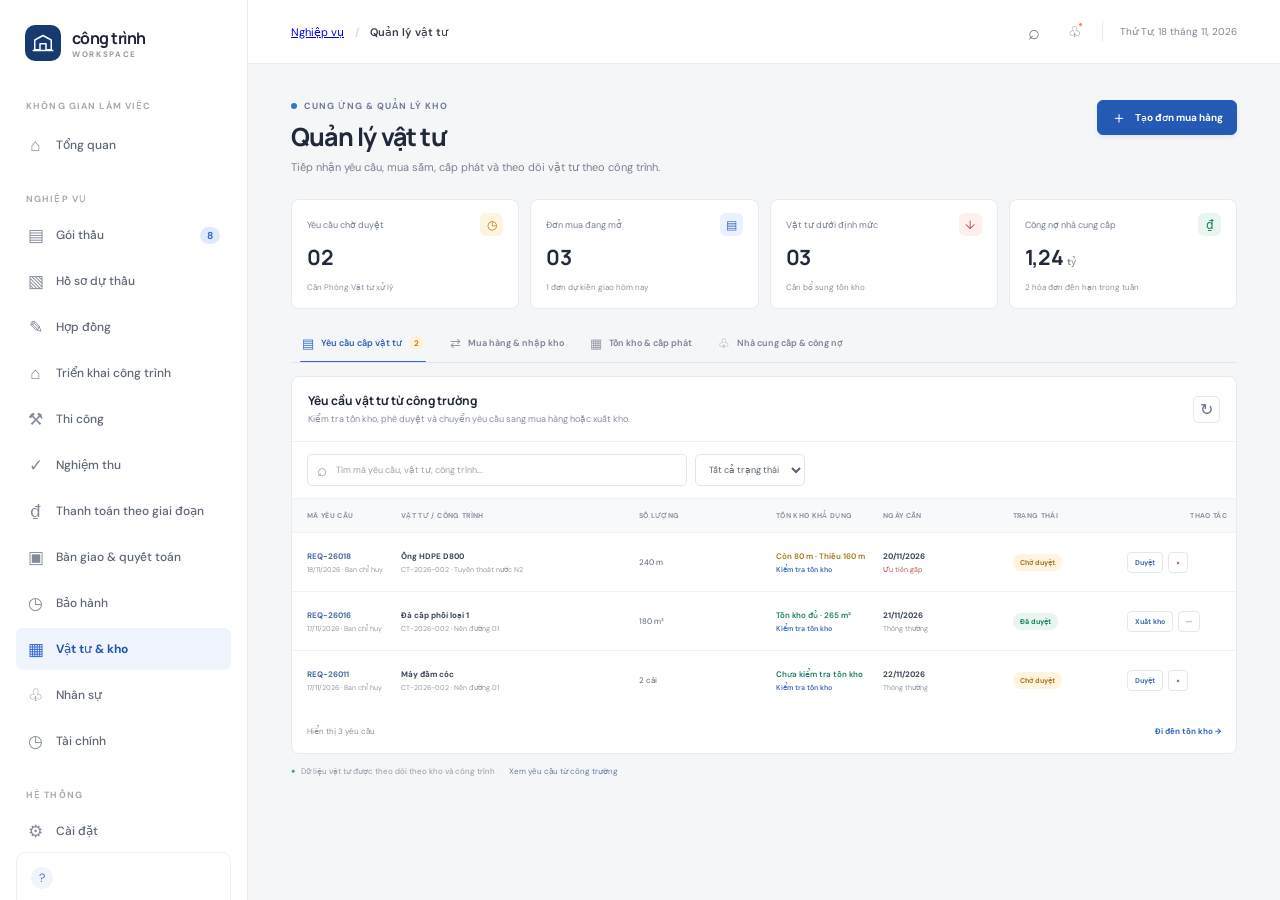
<file: html/quan-ly-vat-tu.html>
<!doctype html>
<html lang="vi">
<head>
  <meta charset="UTF-8" />
  <meta name="viewport" content="width=device-width, initial-scale=1.0" />
  <meta name="theme-color" content="#f5f6f8" />
  <title>Quản lý vật tư · Công trình</title>
  <link rel="preconnect" href="https://fonts.googleapis.com" />
  <link rel="preconnect" href="https://fonts.gstatic.com" crossorigin />
  <link href="https://fonts.googleapis.com/css2?family=DM+Sans:wght@400;500;600;700&family=Manrope:wght@400;500;600;700;800&display=swap" rel="stylesheet" />
  <link rel="stylesheet" href="../css/styles.css" />
  <link rel="stylesheet" href="../css/quan-ly-vat-tu.css" />
</head>
<body data-page="materials-management">
  <div class="app-shell">
    <aside class="sidebar">
      <a class="brand" href="index.html" aria-label="Trang chủ Công trình"><span class="brand-mark"><svg viewBox="0 0 32 32" aria-hidden="true"><path d="M5 25V12l11-6 11 6v13h-7v-8h-8v8H5Z"/><path d="M3 26h26"/></svg></span><span class="brand-copy"><strong>công trình</strong><small>WORKSPACE</small></span></a>
      <div class="workspace-label">KHÔNG GIAN LÀM VIỆC</div>
      <nav class="nav-list" aria-label="Điều hướng chính">
        <a class="nav-item" href="index.html"><span class="nav-icon">⌂</span> Tổng quan</a><div class="nav-section">NGHIỆP VỤ</div>
        <a class="nav-item" href="index.html"><span class="nav-icon">▤</span> Gói thầu <span class="nav-count">8</span></a>
        <a class="nav-item" href="ho-so-du-thau.html"><span class="nav-icon">▧</span> Hồ sơ dự thầu</a>
        <a class="nav-item" href="trung-thau-ky-hop-dong.html"><span class="nav-icon">✎</span> Hợp đồng</a>
        <a class="nav-item" href="chuan-bi-trien-khai.html"><span class="nav-icon">⌂</span> Triển khai công trình</a>
        <a class="nav-item" href="thi-cong-cong-trinh.html"><span class="nav-icon">⚒</span> Thi công</a>
        <a class="nav-item" href="nghiem-thu.html"><span class="nav-icon">✓</span> Nghiệm thu</a>
        <a class="nav-item" href="thanh-toan-giai-doan.html"><span class="nav-icon">₫</span> Thanh toán theo giai đoạn</a><a class="nav-item" href="ban-giao-quyet-toan.html"><span class="nav-icon">▣</span> Bàn giao &amp; quyết toán</a><a class="nav-item" id="navWarranty" href="bao-hanh.html"><span class="nav-icon">◷</span> Bảo hành</a>
        <a class="nav-item active" id="navMaterials" href="quan-ly-vat-tu.html" aria-current="page"><span class="nav-icon">▦</span> Vật tư &amp; kho</a>
        <a class="nav-item" href="quan-ly-nhan-su.html"><span class="nav-icon">♧</span> Nhân sự</a><a class="nav-item" href="#"><span class="nav-icon">◷</span> Tài chính</a>
        <div class="nav-section">HỆ THỐNG</div><a class="nav-item" href="#"><span class="nav-icon">⚙</span> Cài đặt</a>
      </nav>
      <div class="sidebar-bottom"><div class="help-card"><span class="help-icon">?</span><strong>Cần hỗ trợ?</strong><p>Liên hệ quản trị viên hệ thống</p><a href="mailto:it@congtrinh.vn">Gửi yêu cầu <span>↗</span></a></div><button class="profile"><span class="avatar">VT</span><span class="profile-copy"><strong>Trần Minh Đức</strong><small>Phòng Vật tư</small></span><span class="more">•••</span></button></div>
    </aside>

    <main class="main-content" id="materialsWorkspace" data-workspace="materials-management" data-project-id="CT-2026-002">
      <header class="topbar"><div class="breadcrumbs"><a href="index.html">Nghiệp vụ</a><span class="crumb-sep">/</span><strong>Quản lý vật tư</strong></div><div class="top-actions"><button class="icon-button" aria-label="Tìm kiếm">⌕</button><button class="icon-button notification" aria-label="Thông báo">♧<i></i></button><span class="top-divider"></span><span class="top-date">Thứ Tư, 18 tháng 11, 2026</span></div></header>
      <section class="page-wrap materials-page">
        <div class="page-heading materials-heading"><div><div class="eyebrow"><span class="eyebrow-dot"></span> CUNG ỨNG &amp; QUẢN LÝ KHO</div><h1>Quản lý vật tư</h1><p class="page-subtitle">Tiếp nhận yêu cầu, mua sắm, cấp phát và theo dõi vật tư theo công trình.</p></div><button class="button button-primary" id="createPurchaseOrderShortcut" type="button"><span class="button-plus">＋</span> Tạo đơn mua hàng</button></div>

        <section class="materials-metrics" id="materialsMetrics"><article class="materials-metric"><div><span>Yêu cầu chờ duyệt</span><i class="metric-symbol amber">◷</i></div><strong id="pendingRequestsMetric">02</strong><small>Cần Phòng Vật tư xử lý</small></article><article class="materials-metric"><div><span>Đơn mua đang mở</span><i class="metric-symbol blue">▤</i></div><strong id="openPurchaseOrdersMetric">03</strong><small>1 đơn dự kiến giao hôm nay</small></article><article class="materials-metric"><div><span>Vật tư dưới định mức</span><i class="metric-symbol red">↓</i></div><strong id="lowStockMetric">03</strong><small>Cần bổ sung tồn kho</small></article><article class="materials-metric"><div><span>Công nợ nhà cung cấp</span><i class="metric-symbol green">₫</i></div><strong id="supplierDebtMetric">1,24 <small>tỷ</small></strong><small>2 hóa đơn đến hạn trong tuần</small></article></section>

        <nav class="materials-tabs" id="materialsTabs" aria-label="Các chức năng quản lý vật tư"><button class="materials-tab active" data-tab-target="requests" type="button" aria-selected="true"><span>▤</span> Yêu cầu cấp vật tư <i id="requestsBadge">2</i></button><button class="materials-tab" data-tab-target="procurement" type="button" aria-selected="false"><span>⇄</span> Mua hàng &amp; nhập kho</button><button class="materials-tab" data-tab-target="inventory" type="button" aria-selected="false"><span>▦</span> Tồn kho &amp; cấp phát</button><button class="materials-tab" data-tab-target="suppliers" type="button" aria-selected="false"><span>♧</span> Nhà cung cấp &amp; công nợ</button></nav>

        <section class="materials-panel active" id="panel-requests" data-tab-panel="requests" role="tabpanel">
          <section class="materials-card"><header class="materials-card-head"><div><h2>Yêu cầu vật tư từ công trường</h2><p>Kiểm tra tồn kho, phê duyệt và chuyển yêu cầu sang mua hàng hoặc xuất kho.</p></div><button class="materials-icon-button" id="refreshRequests" type="button" aria-label="Làm mới">↻</button></header><div class="materials-toolbar"><label class="materials-search"><span>⌕</span><input id="requestSearch" type="search" placeholder="Tìm mã yêu cầu, vật tư, công trình..." /></label><label class="materials-select"><span class="sr-only">Lọc trạng thái yêu cầu</span><select id="requestStatusFilter"><option value="all">Tất cả trạng thái</option><option value="pending">Chờ duyệt</option><option value="approved">Đã duyệt</option><option value="purchasing">Đang mua</option><option value="issued">Đã cấp phát</option><option value="rejected">Từ chối</option></select></label></div><div class="materials-table-wrap"><table class="materials-table" id="requestTable"><thead><tr><th>MÃ YÊU CẦU</th><th>VẬT TƯ / CÔNG TRÌNH</th><th>SỐ LƯỢNG</th><th>TỒN KHO KHẢ DỤNG</th><th>NGÀY CẦN</th><th>TRẠNG THÁI</th><th>THAO TÁC</th></tr></thead><tbody id="requestRows" data-record-list="material-requests"><tr data-request-id="REQ-26018" data-status="pending"><td><strong class="record-id">REQ-26018</strong><small>18/11/2026 · Ban chỉ huy</small></td><td><strong>Ống HDPE D800</strong><small>CT-2026-002 · Tuyến thoát nước N2</small></td><td>240 m</td><td><span class="stock-result stock-shortage">Còn 80 m · Thiếu 160 m</span><button class="stock-check-action" type="button" data-check-stock="REQ-26018">Kiểm tra tồn kho</button></td><td><strong>20/11/2026</strong><small class="priority-label urgent">Ưu tiên gấp</small></td><td><span class="materials-status status-pending">Chờ duyệt</span></td><td><div class="row-actions"><button class="row-action approve-request" type="button" data-approve-request="REQ-26018">Duyệt</button><button class="row-action reject-request" type="button" data-reject-request="REQ-26018" aria-label="Từ chối yêu cầu">×</button></div></td></tr><tr data-request-id="REQ-26016" data-status="approved"><td><strong class="record-id">REQ-26016</strong><small>17/11/2026 · Ban chỉ huy</small></td><td><strong>Đá cấp phối loại 1</strong><small>CT-2026-002 · Nền đường D1</small></td><td>180 m³</td><td><span class="stock-result stock-available">Tồn kho đủ · 265 m³</span><button class="stock-check-action" type="button" data-check-stock="REQ-26016">Kiểm tra tồn kho</button></td><td><strong>21/11/2026</strong><small>Thông thường</small></td><td><span class="materials-status status-approved">Đã duyệt</span></td><td><div class="row-actions"><button class="row-action issue-request" type="button" data-issue-request="REQ-26016">Xuất kho</button><button class="row-action more-request" type="button" aria-label="Thêm thao tác">···</button></div></td><tr data-request-id="REQ-26011" data-status="pending"><td><strong class="record-id">REQ-26011</strong><small>17/11/2026 · Ban chỉ huy</small></td><td><strong>Máy đầm cóc</strong><small>CT-2026-002 · Nền đường D1</small></td><td>2 cái</td><td><span class="stock-result stock-available">Chưa kiểm tra tồn kho</span><button class="stock-check-action" type="button" data-check-stock="REQ-26011">Kiểm tra tồn kho</button></td><td><strong>22/11/2026</strong><small>Thông thường</small></td><td><span class="materials-status status-pending">Chờ duyệt</span></td><td><div class="row-actions"><button class="row-action approve-request" type="button" data-approve-request="REQ-26011">Duyệt</button><button class="row-action reject-request" type="button" data-reject-request="REQ-26011" aria-label="Từ chối yêu cầu">×</button></div></td></tr></tbody></table></div><div class="materials-empty" id="requestsEmpty" hidden>Không có yêu cầu phù hợp với bộ lọc.</div><footer class="materials-table-footer"><span id="requestCountLabel">Hiển thị 3 yêu cầu</span><button class="text-link" type="button" data-open-tab="inventory">Đi đến tồn kho →</button></footer></section>
        </section>

        <section class="materials-panel" id="panel-procurement" data-tab-panel="procurement" role="tabpanel" hidden><div class="materials-panel-grid"><section class="materials-card"><header class="materials-card-head"><div><h2>Tạo đơn đặt hàng</h2><p>Chọn nhà cung cấp theo báo giá và nhu cầu công trường.</p></div></header><form id="purchaseOrderForm" data-form="purchase-order"><div class="materials-form-grid"><label class="form-wide">Vật tư / thiết bị<input id="poItemName" name="item_name" data-field="item_name" placeholder="Tên hàng hóa cần mua" required /></label><label>Nhà cung cấp<select id="poSupplier" name="supplier_id" data-field="supplier_id" required><option value="">Chọn nhà cung cấp</option><option value="NCC-001">Công ty Vật liệu Minh Phát</option><option value="NCC-002">Thép Việt Nhật Hải Phòng</option><option value="NCC-003">Thiết bị công trình Đông Á</option></select></label><label>Số lượng<input id="poQuantity" name="quantity" data-field="quantity" type="number" min="0.01" step="0.01" placeholder="Số lượng" required /></label><label>Đơn vị<input id="poUnit" name="unit" data-field="unit" placeholder="m, tấn, cái..." required /></label><label>Đơn giá dự kiến<input id="poUnitPrice" name="unit_price" data-field="unit_price" type="number" min="0" placeholder="VND / đơn vị" required /></label><label>Ngày giao dự kiến<input id="poDeliveryDate" name="delivery_date" data-field="delivery_date" type="date" required /></label><label>Công trình<select id="poProject" name="project_id" data-field="project_id"><option value="CT-2026-002">CT-2026-002 · Khu tái định cư Hà Khẩu</option></select></label><label class="form-wide">Ghi chú đơn hàng<textarea id="poNotes" name="notes" data-field="notes" rows="2" placeholder="Điều kiện giao hàng, chứng từ, tiêu chuẩn nghiệm thu..."></textarea></label></div><div class="materials-form-actions"><span class="field-hint">Đơn hàng cần được phê duyệt theo phân quyền.</span><button class="button button-primary" type="submit">Tạo đơn mua hàng <span>→</span></button></div></form></section><section class="materials-card"><header class="materials-card-head"><div><h2>Đơn mua hàng gần đây</h2><p id="purchaseOrderCount">3 đơn đang mở</p></div></header><div class="purchase-order-list" id="purchaseOrderList" data-record-list="purchase-orders"><article class="purchase-order" data-po-id="PO-26042"><span class="po-icon">▤</span><div><strong>PO-26042 · Ống HDPE D800</strong><small>Minh Phát · 160 m · Giao 20/11/2026</small></div><span class="materials-status status-purchasing">Đang giao</span></article><article class="purchase-order" data-po-id="PO-26039"><span class="po-icon">▤</span><div><strong>PO-26039 · Thép D16</strong><small>Thép Việt Nhật · 12 tấn · Giao 19/11/2026</small></div><span class="materials-status status-approved">Đã duyệt</span></article><article class="purchase-order" data-po-id="PO-26034"><span class="po-icon">▤</span><div><strong>PO-26034 · Đá cấp phối loại 1</strong><small>Minh Phát · 180 m³ · Giao 21/11/2026</small></div><span class="materials-status status-pending">Chờ duyệt</span></article></div><div class="materials-subsection"><h3>Nhập kho &amp; nghiệm thu đầu vào</h3><form id="goodsReceiptForm" data-form="goods-receipt"><div class="materials-form-grid"><label>Đơn mua hàng<select id="receiptPo" name="po_id" data-field="po_id"><option value="PO-26042">PO-26042 · Ống HDPE D800</option><option value="PO-26039">PO-26039 · Thép D16</option></select></label><label>Số lượng thực nhận<input id="receiptQuantity" name="received_quantity" data-field="received_quantity" type="number" min="0.01" step="0.01" placeholder="Số lượng" required /></label><label>Kết quả kiểm tra<select id="receiptQuality" name="quality_result" data-field="quality_result"><option value="accepted">Đạt nghiệm thu</option><option value="conditional">Chờ xử lý sai lệch</option><option value="rejected">Không đạt</option></select></label><label>Số phiếu nhập kho<input id="receiptVoucher" name="receipt_voucher" data-field="receipt_voucher" placeholder="Số phiếu nhập" required /></label></div><div class="materials-form-actions"><span class="field-hint">Lưu phiếu nhập sau khi kiểm đếm.</span><button class="button button-outline" type="submit">Ghi nhận nhập kho</button></div></form></div></section></div></section>

        <section class="materials-panel" id="panel-inventory" data-tab-panel="inventory" role="tabpanel" hidden><section class="materials-card"><header class="materials-card-head"><div><h2>Tồn kho theo vật tư</h2><p>Theo dõi số lượng khả dụng, mức tồn tối thiểu và điều chuyển cho công trình.</p></div><button class="button button-outline" id="exportInventory" type="button">⇩ Xuất tồn kho</button></header><div class="stock-alert-banner" id="lowStockBanner"><span>!</span><div><strong>3 vật tư đang dưới định mức tồn tối thiểu</strong><small>Kiểm tra kế hoạch mua hàng để tránh ảnh hưởng tiến độ công trường.</small></div><button class="text-link" id="showLowStock" type="button">Xem vật tư →</button></div><div class="materials-table-wrap"><table class="materials-table inventory-table" id="inventoryTable"><thead><tr><th>MÃ VẬT TƯ</th><th>TÊN VẬT TƯ</th><th>ĐƠN VỊ</th><th>TỒN THỰC TẾ</th><th>ĐANG GIỮ CHỖ</th><th>KHẢ DỤNG</th><th>ĐỊNH MỨC TỐI THIỂU</th><th>TÌNH TRẠNG</th></tr></thead><tbody id="inventoryRows" data-record-list="inventory"><tr data-inventory-item-id="hdpe-d800"><td>VT-0012</td><td><strong>Ống HDPE D800</strong><small>Nhóm thoát nước</small></td><td>m</td><td data-on-hand="80">80</td><td>0</td><td class="available-quantity">80</td><td>200</td><td><span class="stock-level stock-low">Dưới định mức</span></td></tr><tr data-inventory-item-id="road-base-stone"><td>VT-0038</td><td><strong>Đá cấp phối loại 1</strong><small>Nhóm vật liệu nền</small></td><td>m³</td><td data-on-hand="265">265</td><td>180</td><td class="available-quantity">85</td><td>100</td><td><span class="stock-level stock-low">Dưới định mức</span></td></tr><tr data-inventory-item-id="rebar-d16"><td>VT-0021</td><td><strong>Thép xây dựng D16</strong><small>Nhóm cốt thép</small></td><td>tấn</td><td data-on-hand="8.4">8,4</td><td>6</td><td class="available-quantity">2,4</td><td>5</td><td><span class="stock-level stock-low">Dưới định mức</span></td></tr><tr data-inventory-item-id="cement-pc40"><td>VT-0004</td><td><strong>Xi măng PCB40</strong><small>Nhóm bê tông</small></td><td>tấn</td><td data-on-hand="42">42</td><td>12</td><td class="available-quantity">30</td><td>20</td><td><span class="stock-level stock-ok">Đủ tồn kho</span></td></tr></tbody></table></div><div class="inventory-bottom-grid"><section class="materials-subcard"><h3>Xuất kho / cấp phát cho công trình</h3><form id="stockIssueForm" data-form="stock-issue"><div class="materials-form-grid"><label>Vật tư<select id="issueItem" name="item_id" data-field="item_id"><option value="hdpe-d800">Ống HDPE D800 · 80 m khả dụng</option><option value="road-base-stone">Đá cấp phối · 85 m³ khả dụng</option><option value="rebar-d16">Thép D16 · 2,4 tấn khả dụng</option><option value="cement-pc40">Xi măng PCB40 · 30 tấn khả dụng</option></select></label><label>Số lượng xuất<input id="issueQuantity" name="issue_quantity" data-field="issue_quantity" type="number" min="0.01" step="0.01" placeholder="Số lượng" required /></label><label>Công trình<select id="issueProject" name="project_id" data-field="project_id"><option value="CT-2026-002">CT-2026-002 · Hà Khẩu</option></select></label><label>Phiếu yêu cầu<input id="issueRequestId" name="request_id" data-field="request_id" placeholder="REQ-26016" /></label></div><div class="materials-form-actions"><button class="button button-primary" type="submit">Tạo phiếu xuất kho</button></div></form></section><section class="materials-subcard"><h3>Giao nhận tại công trường</h3><form id="deliveryConfirmationForm" data-form="delivery-confirmation"><div class="materials-form-grid"><label>Mã phiếu xuất<input id="deliveryIssueId" name="issue_id" data-field="issue_id" placeholder="PX-26018" required /></label><label>Người nhận<input id="deliveryReceiver" name="receiver" data-field="receiver" placeholder="Họ tên tại công trường" required /></label><label>Ngày giao<input id="deliveryDate" name="delivery_date" data-field="delivery_date" type="date" required /></label><label>Tình trạng<select id="deliveryCondition" name="condition" data-field="condition"><option value="complete">Đủ số lượng</option><option value="shortage">Thiếu / sai lệch</option><option value="damaged">Hư hỏng</option></select></label></div><div class="materials-form-actions"><button class="button button-outline" type="submit">Xác nhận giao nhận</button></div></form></section></div></section></section>

        <section class="materials-panel" id="panel-suppliers" data-tab-panel="suppliers" role="tabpanel" hidden><div class="materials-panel-grid suppliers-layout"><section class="materials-card"><header class="materials-card-head"><div><h2>Danh sách nhà cung cấp</h2><p>Đánh giá chất lượng, giá cả, thời gian giao hàng và hồ sơ pháp lý.</p></div><button class="button button-outline" id="addSupplierToggle" type="button">＋ Nhà cung cấp</button></header><form class="supplier-add-form" id="supplierForm" data-form="supplier" hidden><div class="materials-form-grid"><label>Tên nhà cung cấp<input id="supplierName" name="supplier_name" data-field="supplier_name" placeholder="Tên đơn vị" required /></label><label>Mã số thuế<input id="supplierTaxCode" name="tax_code" data-field="tax_code" placeholder="Mã số thuế" /></label><label>Người liên hệ<input id="supplierContact" name="contact" data-field="contact" placeholder="Họ tên" /></label><label>Điện thoại<input id="supplierPhone" name="phone" data-field="phone" placeholder="Số điện thoại" /></label></div><div class="materials-form-actions"><span></span><button class="button button-primary" type="submit">Lưu nhà cung cấp</button></div></form><div class="supplier-table-wrap"><table class="materials-table supplier-table"><thead><tr><th>NHÀ CUNG CẤP</th><th>NHÓM HÀNG</th><th>ĐÁNH GIÁ</th><th>ĐƠN HÀNG</th><th>TRẠNG THÁI</th><th>THAO TÁC</th></tr></thead><tbody id="supplierRows" data-record-list="suppliers"><tr data-supplier-id="NCC-001"><td><strong>Công ty Vật liệu Minh Phát</strong><small>NCC-001 · Hải Phòng</small></td><td>Vật liệu xây dựng</td><td><span class="supplier-rating">★ 4,8</span></td><td>18</td><td><span class="materials-status status-approved">Đang hợp tác</span></td><td><button class="row-action" type="button" data-evaluate-supplier="NCC-001">Đánh giá</button></td></tr><tr data-supplier-id="NCC-002"><td><strong>Thép Việt Nhật Hải Phòng</strong><small>NCC-002 · Hải Phòng</small></td><td>Thép xây dựng</td><td><span class="supplier-rating">★ 4,6</span></td><td>12</td><td><span class="materials-status status-approved">Đang hợp tác</span></td><td><button class="row-action" type="button" data-evaluate-supplier="NCC-002">Đánh giá</button></td></tr><tr data-supplier-id="NCC-003"><td><strong>Thiết bị công trình Đông Á</strong><small>NCC-003 · Quảng Ninh</small></td><td>Máy móc, thiết bị</td><td><span class="supplier-rating">★ 4,2</span></td><td>7</td><td><span class="materials-status status-pending">Cần đánh giá</span></td><td><button class="row-action" type="button" data-evaluate-supplier="NCC-003">Đánh giá</button></td></tr></tbody></table></div><form class="supplier-evaluation-form" id="supplierEvaluationForm" data-form="supplier-evaluation" hidden><strong id="supplierEvaluationTitle">Đánh giá nhà cung cấp</strong><input id="evaluationSupplierId" name="supplier_id" data-field="supplier_id" type="hidden" /><div class="materials-form-grid"><label>Chất lượng (1–5)<select id="supplierQualityScore" name="quality_score" data-field="quality_score"><option value="5">5 · Rất tốt</option><option value="4">4 · Tốt</option><option value="3">3 · Đạt</option><option value="2">2 · Cần cải thiện</option><option value="1">1 · Không đạt</option></select></label><label>Giá cả (1–5)<select id="supplierPriceScore" name="price_score" data-field="price_score"><option value="5">5 · Rất tốt</option><option value="4">4 · Tốt</option><option value="3">3 · Đạt</option><option value="2">2 · Cần cải thiện</option><option value="1">1 · Không đạt</option></select></label><label>Giao hàng (1–5)<select id="supplierDeliveryScore" name="delivery_score" data-field="delivery_score"><option value="5">5 · Rất tốt</option><option value="4">4 · Tốt</option><option value="3">3 · Đạt</option><option value="2">2 · Cần cải thiện</option><option value="1">1 · Không đạt</option></select></label><label>Hồ sơ pháp lý (1–5)<select id="supplierComplianceScore" name="compliance_score" data-field="compliance_score"><option value="5">5 · Rất tốt</option><option value="4">4 · Tốt</option><option value="3">3 · Đạt</option><option value="2">2 · Cần cải thiện</option><option value="1">1 · Không đạt</option></select></label></div><div class="materials-form-actions"><span class="field-hint">Điểm tổng hợp là trung bình các tiêu chí.</span><button class="button button-primary" type="submit">Lưu đánh giá</button></div></form></section><section class="materials-card"><header class="materials-card-head"><div><h2>Đối chiếu công nợ nhà cung cấp</h2><p>So khớp hóa đơn với đơn đặt hàng và phiếu nhập.</p></div></header><form id="payablesReconciliationForm" data-form="supplier-reconciliation"><div class="materials-form-grid"><label>Nhà cung cấp<select id="reconcileSupplier" name="supplier_id" data-field="supplier_id"><option value="NCC-001">Công ty Vật liệu Minh Phát</option><option value="NCC-002">Thép Việt Nhật Hải Phòng</option><option value="NCC-003">Thiết bị công trình Đông Á</option></select></label><label>Số hóa đơn<input id="invoiceNumber" name="invoice_number" data-field="invoice_number" placeholder="Số hóa đơn" required /></label><label>Mã đơn mua hàng<input id="invoicePo" name="po_id" data-field="po_id" placeholder="PO-26042" required /></label><label>Giá trị hóa đơn<input id="invoiceAmount" name="invoice_amount" data-field="invoice_amount" type="number" min="0" placeholder="VND" required /></label><label>Ngày đến hạn<input id="invoiceDueDate" name="due_date" data-field="due_date" type="date" required /></label><label>Phiếu nhập kho<input id="invoiceReceipt" name="receipt_id" data-field="receipt_id" placeholder="PN-26018" /></label></div><div class="materials-form-actions"><span class="field-hint">Đối chiếu nội bộ trước khi xác nhận thanh toán.</span><button class="button button-primary" type="submit">Đối chiếu công nợ</button></div></form><div class="payables-list" id="payablesList" data-record-list="supplier-payables"><article class="payable-row" data-payable-id="INV-MP-1182"><div><strong>INV-MP-1182 · Minh Phát</strong><small>PO-26042 · 182.400.000 ₫ · Đến hạn 25/11/2026</small></div><span class="materials-status status-pending">Chờ đối chiếu</span></article><article class="payable-row" data-payable-id="INV-VJ-0931"><div><strong>INV-VJ-0931 · Thép Việt Nhật</strong><small>PO-26039 · 426.000.000 ₫ · Đến hạn 28/11/2026</small></div><span class="materials-status status-approved">Đã khớp</span></article></div></section></div></section>
        <div class="materials-page-note"><span>●</span> Dữ liệu vật tư được theo dõi theo kho và công trình <i>·</i><a href="thi-cong-cong-trinh.html">Xem yêu cầu từ công trường</a></div>
      </section>
    </main>
  </div>
  <div class="toast" id="toast" role="status"></div>
  <script src="../js/quan-ly-vat-tu.js"></script>
</body>
</html>
</file>
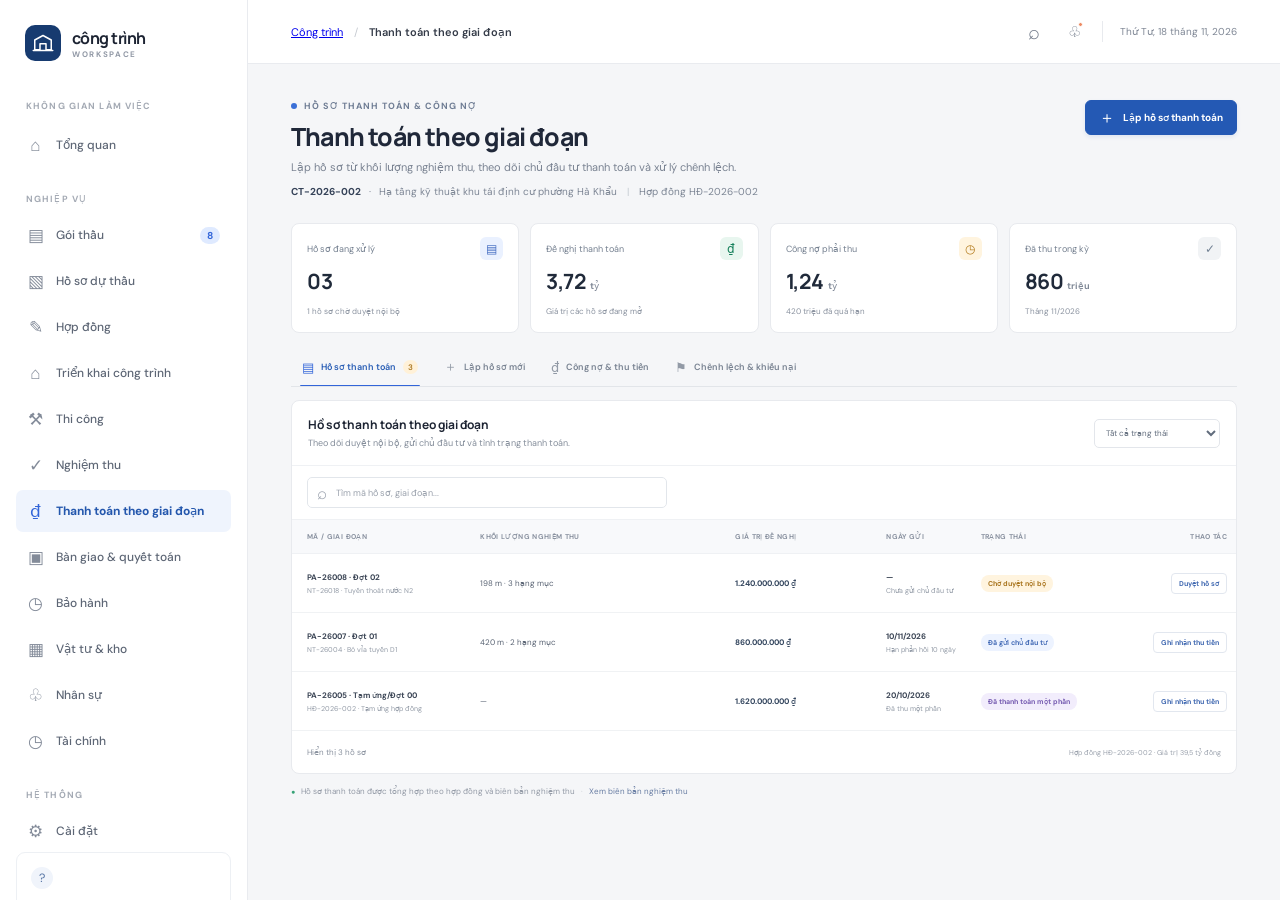
<file: html/thanh-toan-giai-doan.html>
<!doctype html>
<html lang="vi">
<head>
  <meta charset="UTF-8" />
  <meta name="viewport" content="width=device-width, initial-scale=1.0" />
  <meta name="theme-color" content="#f5f6f8" />
  <title>Thanh toán theo giai đoạn · Công trình</title>
  <link rel="preconnect" href="https://fonts.googleapis.com" />
  <link rel="preconnect" href="https://fonts.gstatic.com" crossorigin />
  <link href="https://fonts.googleapis.com/css2?family=DM+Sans:wght@400;500;600;700&family=Manrope:wght@400;500;600;700;800&display=swap" rel="stylesheet" />
  <link rel="stylesheet" href="../css/styles.css" />
  <link rel="stylesheet" href="../css/thanh-toan-giai-doan.css" />
</head>
<body data-page="progress-payment">
  <div class="app-shell">
    <aside class="sidebar">
      <a class="brand" href="index.html" aria-label="Trang chủ Công trình"><span class="brand-mark"><svg viewBox="0 0 32 32" aria-hidden="true"><path d="M5 25V12l11-6 11 6v13h-7v-8h-8v8H5Z"/><path d="M3 26h26"/></svg></span><span class="brand-copy"><strong>công trình</strong><small>WORKSPACE</small></span></a>
      <div class="workspace-label">KHÔNG GIAN LÀM VIỆC</div>
      <nav class="nav-list" aria-label="Điều hướng chính">
        <a class="nav-item" href="index.html"><span class="nav-icon">⌂</span> Tổng quan</a><div class="nav-section">NGHIỆP VỤ</div>
        <a class="nav-item" href="index.html"><span class="nav-icon">▤</span> Gói thầu <span class="nav-count">8</span></a><a class="nav-item" href="ho-so-du-thau.html"><span class="nav-icon">▧</span> Hồ sơ dự thầu</a>
        <a class="nav-item" href="trung-thau-ky-hop-dong.html"><span class="nav-icon">✎</span> Hợp đồng</a><a class="nav-item" href="chuan-bi-trien-khai.html"><span class="nav-icon">⌂</span> Triển khai công trình</a>
        <a class="nav-item" href="thi-cong-cong-trinh.html"><span class="nav-icon">⚒</span> Thi công</a><a class="nav-item" href="nghiem-thu.html"><span class="nav-icon">✓</span> Nghiệm thu</a>
        <a class="nav-item active" id="navProgressPayment" href="thanh-toan-giai-doan.html" aria-current="page"><span class="nav-icon">₫</span> Thanh toán theo giai đoạn</a><a class="nav-item" href="ban-giao-quyet-toan.html"><span class="nav-icon">▣</span> Bàn giao &amp; quyết toán</a><a class="nav-item" id="navWarranty" href="bao-hanh.html"><span class="nav-icon">◷</span> Bảo hành</a>
        <a class="nav-item" href="quan-ly-vat-tu.html"><span class="nav-icon">▦</span> Vật tư &amp; kho</a><a class="nav-item" href="quan-ly-nhan-su.html"><span class="nav-icon">♧</span> Nhân sự</a><a class="nav-item" href="#"><span class="nav-icon">◷</span> Tài chính</a>
        <div class="nav-section">HỆ THỐNG</div><a class="nav-item" href="#"><span class="nav-icon">⚙</span> Cài đặt</a>
      </nav>
      <div class="sidebar-bottom"><div class="help-card"><span class="help-icon">?</span><strong>Cần hỗ trợ?</strong><p>Liên hệ quản trị viên hệ thống</p><a href="mailto:it@congtrinh.vn">Gửi yêu cầu <span>↗</span></a></div><button class="profile"><span class="avatar">KT</span><span class="profile-copy"><strong>Đỗ Minh Phương</strong><small>Phòng Kế toán</small></span><span class="more">•••</span></button></div>
    </aside>

    <main class="main-content" id="paymentWorkspace" data-workspace="progress-payment" data-project-id="CT-2026-002" data-tender-id="TB-2026-002">
      <header class="topbar"><div class="breadcrumbs"><a href="index.html">Công trình</a><span class="crumb-sep">/</span><strong>Thanh toán theo giai đoạn</strong></div><div class="top-actions"><button class="icon-button" aria-label="Tìm kiếm">⌕</button><button class="icon-button notification" aria-label="Thông báo">♧<i></i></button><span class="top-divider"></span><span class="top-date">Thứ Tư, 18 tháng 11, 2026</span></div></header>
      <section class="page-wrap payment-page">
        <div class="page-heading payment-heading"><div><div class="eyebrow"><span class="eyebrow-dot"></span> HỒ SƠ THANH TOÁN &amp; CÔNG NỢ</div><h1>Thanh toán theo giai đoạn</h1><p class="page-subtitle">Lập hồ sơ từ khối lượng nghiệm thu, theo dõi chủ đầu tư thanh toán và xử lý chênh lệch.</p><div class="payment-project-context"><strong id="paymentProjectCode">CT-2026-002</strong><span>·</span><span id="paymentProjectName">Hạ tầng kỹ thuật khu tái định cư phường Hà Khẩu</span><span class="context-pipe">|</span><span>Hợp đồng HĐ-2026-002</span></div></div><button class="button button-primary" id="newPaymentApplication" type="button"><span class="button-plus">＋</span> Lập hồ sơ thanh toán</button></div>

        <section class="payment-metrics" id="paymentMetrics"><article class="payment-metric"><div><span>Hồ sơ đang xử lý</span><i class="payment-metric-icon blue">▤</i></div><strong id="activeApplicationCount">03</strong><small>1 hồ sơ chờ duyệt nội bộ</small></article><article class="payment-metric"><div><span>Đề nghị thanh toán</span><i class="payment-metric-icon green">₫</i></div><strong id="requestedAmountTotal">2,86 <small>tỷ</small></strong><small>Giá trị các hồ sơ đang mở</small></article><article class="payment-metric"><div><span>Công nợ phải thu</span><i class="payment-metric-icon amber">◷</i></div><strong id="receivableAmountTotal">1,24 <small>tỷ</small></strong><small>420 triệu đã quá hạn</small></article><article class="payment-metric"><div><span>Đã thu trong kỳ</span><i class="payment-metric-icon neutral">✓</i></div><strong id="receivedAmountTotal">860 <small>triệu</small></strong><small>Tháng 11/2026</small></article></section>

        <nav class="payment-tabs" id="paymentTabs" aria-label="Các chức năng thanh toán"><button class="payment-tab active" data-tab-target="applications" type="button" aria-selected="true"><span>▤</span> Hồ sơ thanh toán <i id="applicationBadge">3</i></button><button class="payment-tab" data-tab-target="create-application" type="button" aria-selected="false"><span>＋</span> Lập hồ sơ mới</button><button class="payment-tab" data-tab-target="receivables" type="button" aria-selected="false"><span>₫</span> Công nợ &amp; thu tiền</button><button class="payment-tab" data-tab-target="disputes" type="button" aria-selected="false"><span>⚑</span> Chênh lệch &amp; khiếu nại</button></nav>

        <section class="payment-panel active" id="panel-applications" data-tab-panel="applications" role="tabpanel"><section class="payment-card"><header class="payment-card-head"><div><h2>Hồ sơ thanh toán theo giai đoạn</h2><p>Theo dõi duyệt nội bộ, gửi chủ đầu tư và tình trạng thanh toán.</p></div><label class="payment-filter"><span class="sr-only">Lọc trạng thái hồ sơ</span><select id="applicationStatusFilter"><option value="all">Tất cả trạng thái</option><option value="draft">Bản nháp</option><option value="internal-review">Chờ duyệt nội bộ</option><option value="approved">Đã duyệt nội bộ</option><option value="submitted">Đã gửi chủ đầu tư</option><option value="partially-paid">Đã thanh toán một phần</option><option value="paid">Đã thanh toán</option><option value="disputed">Có chênh lệch</option></select></label></header><div class="payment-toolbar"><label class="payment-search"><span>⌕</span><input id="applicationSearch" type="search" placeholder="Tìm mã hồ sơ, giai đoạn..." /></label></div><div class="payment-table-wrap"><table class="payment-table"><thead><tr><th>MÃ / GIAI ĐOẠN</th><th>KHỐI LƯỢNG NGHIỆM THU</th><th>GIÁ TRỊ ĐỀ NGHỊ</th><th>NGÀY GỬI</th><th>TRẠNG THÁI</th><th>THAO TÁC</th></tr></thead><tbody id="paymentApplicationRows" data-record-list="payment-applications"><tr data-application-id="PA-26008" data-payment-status="internal-review" data-requested-amount="1240000000" data-paid-amount="0"><td><strong>PA-26008 · Đợt 02</strong><small>NT-26018 · Tuyến thoát nước N2</small></td><td>198 m · 3 hạng mục</td><td class="money-cell">1.240.000.000 ₫</td><td><strong>—</strong><small>Chưa gửi chủ đầu tư</small></td><td><span class="payment-status status-review">Chờ duyệt nội bộ</span></td><td><button class="payment-action approve-payment" data-approve-payment="PA-26008" type="button">Duyệt hồ sơ</button></td></tr><tr data-application-id="PA-26007" data-payment-status="submitted" data-requested-amount="860000000" data-paid-amount="0"><td><strong>PA-26007 · Đợt 01</strong><small>NT-26004 · Bó vỉa tuyến D1</small></td><td>420 m · 2 hạng mục</td><td class="money-cell">860.000.000 ₫</td><td><strong>10/11/2026</strong><small>Hạn phản hồi 10 ngày</small></td><td><span class="payment-status status-submitted">Đã gửi chủ đầu tư</span></td><td><button class="payment-action receive-payment" data-open-receipt="PA-26007" type="button">Ghi nhận thu tiền</button></td></tr><tr data-application-id="PA-26005" data-payment-status="partially-paid" data-requested-amount="1620000000" data-paid-amount="1240000000"><td><strong>PA-26005 · Tạm ứng/Đợt 00</strong><small>HĐ-2026-002 · Tạm ứng hợp đồng</small></td><td>—</td><td class="money-cell">1.620.000.000 ₫</td><td><strong>20/10/2026</strong><small>Đã thu một phần</small></td><td><span class="payment-status status-partial">Đã thanh toán một phần</span></td><td><button class="payment-action receive-payment" data-open-receipt="PA-26005" type="button">Ghi nhận thu tiền</button></td></tr></tbody></table></div><div class="payment-empty" id="applicationsEmpty" hidden>Không có hồ sơ thanh toán khớp với bộ lọc.</div><footer class="payment-table-footer"><span id="applicationCountLabel">Hiển thị 3 hồ sơ</span><span>Hợp đồng HĐ-2026-002 · Giá trị 39,5 tỷ đồng</span></footer></section></section>

        <section class="payment-panel" id="panel-create-application" data-tab-panel="create-application" role="tabpanel" hidden><div class="payment-panel-grid create-layout"><section class="payment-card"><header class="payment-card-head"><div><h2>Lập hồ sơ thanh toán</h2><p>Giá trị khối lượng lấy từ biên bản nghiệm thu đã được phê duyệt.</p></div><span class="contract-chip">HĐ-2026-002</span></header><form id="paymentApplicationForm" data-form="payment-application"><div class="payment-form-grid"><label>Giai đoạn thanh toán<input id="paymentStageName" name="stage_name" data-field="stage_name" placeholder="Ví dụ: Đợt 02 · Hạ tầng thoát nước" required /></label><label>Biên bản nghiệm thu<select id="acceptedMinutes" name="acceptance_minutes_id" data-field="acceptance_minutes_id" required><option value="NT-26018">NT-26018 · Hệ thống thoát nước D800 · 198 m</option><option value="NT-26004">NT-26004 · Bó vỉa tuyến D1 · 420 m</option><option value="manual">Nhập biên bản khác</option></select></label><label>Kỳ thanh toán từ<input id="billingPeriodStart" name="period_start" data-field="period_start" type="date" required /></label><label>Kỳ thanh toán đến<input id="billingPeriodEnd" name="period_end" data-field="period_end" type="date" required /></label><label>Giá trị khối lượng nghiệm thu (VND)<input id="acceptedWorkValue" name="accepted_work_value" data-field="accepted_work_value" type="number" min="0" placeholder="Giá trị trước khấu trừ" required /></label><label>Thu hồi tạm ứng (VND)<input id="advanceRecovery" name="advance_recovery" data-field="advance_recovery" type="number" min="0" value="0" /></label><label>Giữ lại bảo hành (VND)<input id="retentionAmount" name="retention_amount" data-field="retention_amount" type="number" min="0" value="0" /></label><label>Thuế / khoản điều chỉnh khác (VND)<input id="otherAdjustments" name="other_adjustments" data-field="other_adjustments" type="number" value="0" /></label><label class="form-wide">Ghi chú thanh toán<textarea id="paymentNotes" name="notes" data-field="notes" rows="2" placeholder="Điều khoản hợp đồng, nội dung đề nghị hoặc lưu ý..."></textarea></label></div><div class="payment-calculation" id="paymentCalculation"><span>Giá trị đề nghị thanh toán</span><strong id="calculatedPaymentAmount">0 ₫</strong><button class="text-link" id="calculatePayment" type="button">Tính lại</button></div><div class="payment-form-actions"><span class="payment-hint">Hồ sơ mới sẽ ở trạng thái bản nháp đến khi gửi duyệt.</span><button class="button button-primary" type="submit">Lưu hồ sơ thanh toán</button></div></form></section><aside class="payment-card contract-summary"><header class="payment-card-head"><div><h2>Thông tin hợp đồng</h2><p>Điều khoản áp dụng cho hồ sơ</p></div></header><div class="contract-summary-list"><div><span>Chủ đầu tư</span><strong>UBND TP Hạ Long</strong></div><div><span>Giá trị hợp đồng</span><strong>39,5 tỷ đồng</strong></div><div><span>Thanh toán</span><strong>Theo khối lượng nghiệm thu</strong></div><div><span>Thu hồi tạm ứng</span><strong>Theo tỷ lệ trong hợp đồng</strong></div><div><span>Giữ lại bảo hành</span><strong>Theo điều khoản hợp đồng</strong></div><div><span>Tài khoản nhận</span><strong>Chưa cấu hình</strong></div></div><div class="contract-note"><strong>Đối chiếu trước khi gửi</strong><span>Kiểm tra số liệu nghiệm thu, thu hồi tạm ứng và hồ sơ hóa đơn theo mẫu chủ đầu tư.</span></div></aside></div></section>

        <section class="payment-panel" id="panel-receivables" data-tab-panel="receivables" role="tabpanel" hidden><div class="payment-panel-grid receivable-layout"><section class="payment-card"><header class="payment-card-head"><div><h2>Theo dõi công nợ phải thu</h2><p>Hồ sơ đã gửi chủ đầu tư, thời hạn thanh toán và số tiền còn lại.</p></div><label class="payment-filter"><span class="sr-only">Lọc công nợ</span><select id="receivableFilter"><option value="all">Tất cả công nợ</option><option value="overdue">Quá hạn</option><option value="due">Chưa đến hạn</option></select></label></header><div class="receivable-list" id="receivableList" data-record-list="receivables"><article class="receivable-row" data-receivable-id="AR-26007" data-application-id="PA-26007" data-requested-amount="860000000" data-paid-amount="0" data-days-overdue="0"><span class="receivable-icon">₫</span><div class="receivable-main"><div><strong>PA-26007 · Đợt 01</strong><span class="receivable-status status-due">Chưa đến hạn</span></div><small>Đã gửi 10/11/2026 · Hạn thanh toán 25/11/2026</small><small>Đề nghị 860.000.000 ₫ · Đã thu 0 ₫</small></div><button class="payment-action receive-payment" type="button" data-open-receipt="PA-26007">Ghi nhận thu tiền</button></article><article class="receivable-row" data-receivable-id="AR-26005" data-application-id="PA-26005" data-requested-amount="1620000000" data-paid-amount="1240000000" data-days-overdue="5"><span class="receivable-icon overdue">!</span><div class="receivable-main"><div><strong>PA-26005 · Tạm ứng/Đợt 00</strong><span class="receivable-status status-overdue">Quá hạn 5 ngày</span></div><small>Đã gửi 20/10/2026 · Hạn thanh toán 13/11/2026</small><small>Đề nghị 1.620.000.000 ₫ · Đã thu 1.240.000.000 ₫</small></div><button class="payment-action receive-payment" type="button" data-open-receipt="PA-26005">Ghi nhận thu tiền</button></article></div><div class="payment-empty" id="receivablesEmpty" hidden>Không có công nợ phù hợp.</div></section><section class="payment-card receipt-card" id="receiptCard"><header class="payment-card-head"><div><h2>Ghi nhận khoản thu</h2><p>Lưu chứng từ thanh toán và cập nhật số dư công nợ.</p></div></header><form id="paymentReceiptForm" data-form="payment-receipt"><div class="payment-form-grid"><label>Hồ sơ thanh toán<select id="receiptApplicationId" name="application_id" data-field="application_id"><option value="PA-26007">PA-26007 · Đợt 01</option><option value="PA-26005">PA-26005 · Tạm ứng/Đợt 00</option></select></label><label>Ngày nhận tiền<input id="receiptDate" name="received_date" data-field="received_date" type="date" required /></label><label>Số tiền nhận (VND)<input id="receiptAmount" name="received_amount" data-field="received_amount" type="number" min="1" placeholder="Số tiền thực nhận" required /></label><label>Số chứng từ<input id="receiptVoucherNumber" name="voucher_number" data-field="voucher_number" placeholder="UNC / giấy báo Có" required /></label><label class="form-wide">Ghi chú<input id="receiptNotes" name="notes" data-field="notes" placeholder="Ngân hàng, nội dung chuyển khoản..." /></label></div><div class="payment-form-actions"><span class="payment-hint">Số tiền sẽ được cấn trừ vào công nợ được chọn.</span><button class="button button-primary" type="submit">Lưu khoản thu</button></div></form><div class="receipt-history" id="receiptHistory" data-record-list="payment-receipts"><article class="receipt-entry"><span class="receipt-check">✓</span><div><strong>PA-26005 · 1.240.000.000 ₫</strong><small>05/11/2026 · UNC-VCB-773 · Vietcombank</small></div></article></div></section></div></section>

        <section class="payment-panel" id="panel-disputes" data-tab-panel="disputes" role="tabpanel" hidden><div class="payment-panel-grid disputes-layout"><section class="payment-card"><header class="payment-card-head"><div><h2>Ghi nhận chênh lệch / khiếu nại</h2><p>Ghi nhận phản hồi, thiếu hụt hồ sơ và phương án xử lý.</p></div></header><form id="paymentDisputeForm" data-form="payment-dispute"><div class="payment-form-grid"><label>Hồ sơ thanh toán<select id="disputeApplicationId" name="application_id" data-field="application_id"><option value="PA-26007">PA-26007 · Đợt 01</option><option value="PA-26005">PA-26005 · Tạm ứng/Đợt 00</option></select></label><label>Loại vấn đề<select id="disputeType" name="dispute_type" data-field="dispute_type"><option value="quantity">Chênh lệch khối lượng</option><option value="documentation">Thiếu hồ sơ / chứng từ</option><option value="payment">Chậm thanh toán</option><option value="other">Khác</option></select></label><label>Số tiền chênh lệch (VND)<input id="disputeAmount" name="dispute_amount" data-field="dispute_amount" type="number" min="0" placeholder="Nếu có" /></label><label>Ngày phản hồi<input id="disputeDate" name="response_date" data-field="response_date" type="date" required /></label><label class="form-wide">Nội dung phản hồi / khiếu nại<textarea id="disputeDescription" name="description" data-field="description" rows="3" placeholder="Ý kiến chủ đầu tư, nội dung cần làm rõ..." required></textarea></label><label class="form-wide">Hướng xử lý / người phụ trách<input id="disputeResolution" name="resolution" data-field="resolution" placeholder="Bổ sung hồ sơ, đối chiếu lại khối lượng..." /></label></div><div class="payment-form-actions"><span class="payment-hint">Thông báo Kế toán và Ban Giám đốc khi cần thương thảo.</span><button class="button button-primary" type="submit">Ghi nhận vấn đề</button></div></form></section><section class="payment-card"><header class="payment-card-head"><div><h2>Vấn đề đang theo dõi</h2><p id="disputeCountLabel">1 chênh lệch cần xử lý</p></div></header><div class="dispute-list" id="disputeList" data-record-list="payment-disputes"><article class="dispute-row" data-dispute-id="DSP-26003" data-dispute-status="open"><span class="dispute-icon">⚑</span><div><strong>Thiếu nhật ký thi công 2 ngày trong bộ hồ sơ PA-26007</strong><small>DSP-26003 · Phản hồi 15/11/2026 · Phụ trách: Phòng Kế toán</small><small class="dispute-action-note">Đang bổ sung bản sao nhật ký từ Ban chỉ huy.</small></div><button class="payment-action close-dispute" type="button" data-close-dispute="DSP-26003">Đã xử lý</button></article></div><div class="payment-empty" id="disputesEmpty" hidden>Không có chênh lệch đang mở.</div></section></div></section>
        <div class="payment-page-note"><span>●</span> Hồ sơ thanh toán được tổng hợp theo hợp đồng và biên bản nghiệm thu <i>·</i><a href="nghiem-thu.html">Xem biên bản nghiệm thu</a></div>
      </section>
    </main>
  </div>
  <div class="toast" id="toast" role="status"></div>
  <script src="../js/thanh-toan-giai-doan.js"></script>
</body>
</html>
</file>
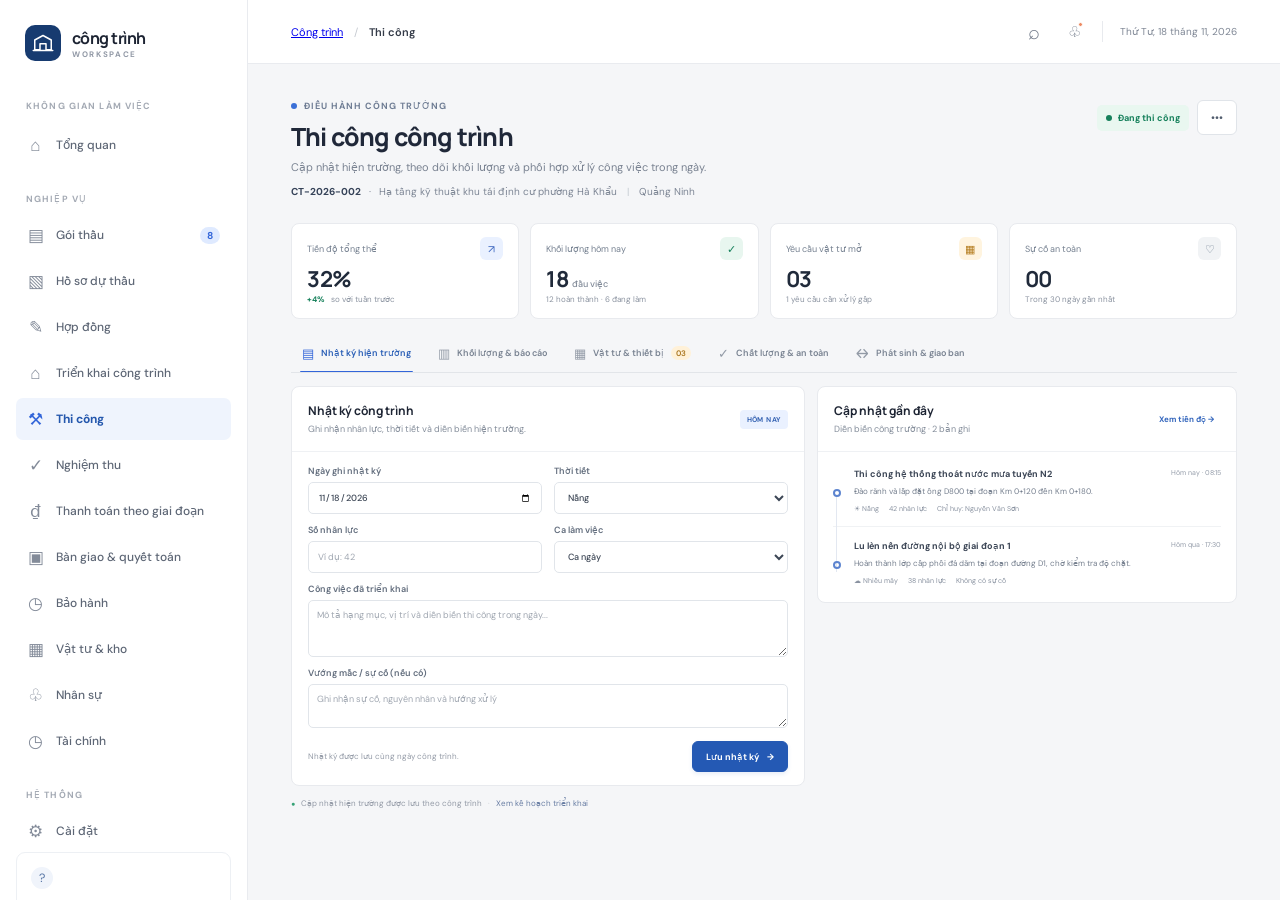
<file: html/thi-cong-cong-trinh.html>
<!doctype html>
<html lang="vi">
<head>
  <meta charset="UTF-8" />
  <meta name="viewport" content="width=device-width, initial-scale=1.0" />
  <meta name="theme-color" content="#f5f6f8" />
  <title>Thi công công trình · Công trình</title>
  <link rel="preconnect" href="https://fonts.googleapis.com" />
  <link rel="preconnect" href="https://fonts.gstatic.com" crossorigin />
  <link href="https://fonts.googleapis.com/css2?family=DM+Sans:wght@400;500;600;700&family=Manrope:wght@400;500;600;700;800&display=swap" rel="stylesheet" />
  <link rel="stylesheet" href="../css/styles.css" />
  <link rel="stylesheet" href="../css/thi-cong-cong-trinh.css" />
</head>
<body data-page="construction-execution">
  <div class="app-shell">
    <aside class="sidebar">
      <a class="brand" href="index.html" aria-label="Trang chủ Công trình"><span class="brand-mark"><svg viewBox="0 0 32 32" aria-hidden="true"><path d="M5 25V12l11-6 11 6v13h-7v-8h-8v8H5Z"/><path d="M3 26h26"/></svg></span><span class="brand-copy"><strong>công trình</strong><small>WORKSPACE</small></span></a>
      <div class="workspace-label">KHÔNG GIAN LÀM VIỆC</div>
      <nav class="nav-list" aria-label="Điều hướng chính">
        <a class="nav-item" href="index.html"><span class="nav-icon">⌂</span> Tổng quan</a><div class="nav-section">NGHIỆP VỤ</div>
        <a class="nav-item" href="index.html"><span class="nav-icon">▤</span> Gói thầu <span class="nav-count">8</span></a>
        <a class="nav-item" href="ho-so-du-thau.html"><span class="nav-icon">▧</span> Hồ sơ dự thầu</a>
        <a class="nav-item" href="trung-thau-ky-hop-dong.html"><span class="nav-icon">✎</span> Hợp đồng</a>
        <a class="nav-item" href="chuan-bi-trien-khai.html"><span class="nav-icon">⌂</span> Triển khai công trình</a>
        <a class="nav-item active" id="navConstructionExecution" href="thi-cong-cong-trinh.html" aria-current="page"><span class="nav-icon">⚒</span> Thi công</a>
        <a class="nav-item" href="nghiem-thu.html"><span class="nav-icon">✓</span> Nghiệm thu</a>
        <a class="nav-item" href="thanh-toan-giai-doan.html"><span class="nav-icon">₫</span> Thanh toán theo giai đoạn</a><a class="nav-item" href="ban-giao-quyet-toan.html"><span class="nav-icon">▣</span> Bàn giao &amp; quyết toán</a><a class="nav-item" id="navWarranty" href="bao-hanh.html"><span class="nav-icon">◷</span> Bảo hành</a>
        <a class="nav-item" href="quan-ly-vat-tu.html"><span class="nav-icon">▦</span> Vật tư &amp; kho</a><a class="nav-item" href="quan-ly-nhan-su.html"><span class="nav-icon">♧</span> Nhân sự</a><a class="nav-item" href="#"><span class="nav-icon">◷</span> Tài chính</a>
        <div class="nav-section">HỆ THỐNG</div><a class="nav-item" href="#"><span class="nav-icon">⚙</span> Cài đặt</a>
      </nav>
      <div class="sidebar-bottom"><div class="help-card"><span class="help-icon">?</span><strong>Cần hỗ trợ?</strong><p>Liên hệ quản trị viên hệ thống</p><a href="mailto:it@congtrinh.vn">Gửi yêu cầu <span>↗</span></a></div><button class="profile"><span class="avatar">NL</span><span class="profile-copy"><strong>Nguyễn Minh Long</strong><small>Phòng Thi công</small></span><span class="more">•••</span></button></div>
    </aside>

    <main class="main-content" id="constructionWorkspace" data-workspace="construction-execution" data-project-id="CT-2026-002" data-tender-id="TB-2026-002">
      <header class="topbar"><div class="breadcrumbs"><a href="index.html">Công trình</a><span class="crumb-sep">/</span><strong>Thi công</strong></div><div class="top-actions"><button class="icon-button" aria-label="Tìm kiếm">⌕</button><button class="icon-button notification" aria-label="Thông báo">♧<i></i></button><span class="top-divider"></span><span class="top-date">Thứ Tư, 18 tháng 11, 2026</span></div></header>
      <section class="page-wrap construction-page">
        <div class="page-heading construction-heading"><div><div class="eyebrow"><span class="eyebrow-dot"></span> ĐIỀU HÀNH CÔNG TRƯỜNG</div><h1>Thi công công trình</h1><p class="page-subtitle">Cập nhật hiện trường, theo dõi khối lượng và phối hợp xử lý công việc trong ngày.</p><div class="construction-context"><strong id="constructionProjectCode">CT-2026-002</strong><span>·</span><span id="constructionProjectName">Hạ tầng kỹ thuật khu tái định cư phường Hà Khẩu</span><span class="context-divider">|</span><span id="constructionSiteLocation">Quảng Ninh</span></div></div><div class="construction-heading-actions"><span class="execution-status" id="executionStatus" data-status="in-progress">Đang thi công</span><button class="button button-outline" id="constructionMore" type="button">•••</button></div></div>

        <div class="construction-metrics" id="constructionMetrics"><article class="construction-metric"><div><span>Tiến độ tổng thể</span><b class="metric-mini-icon blue">↗</b></div><strong id="overallProgressValue">32%</strong><small><span class="metric-trend">+4%</span> so với tuần trước</small></article><article class="construction-metric"><div><span>Khối lượng hôm nay</span><b class="metric-mini-icon green">✓</b></div><strong id="todayQuantityValue">18 <small>đầu việc</small></strong><small>12 hoàn thành · 6 đang làm</small></article><article class="construction-metric"><div><span>Yêu cầu vật tư mở</span><b class="metric-mini-icon amber">▦</b></div><strong id="openMaterialRequests">03</strong><small>1 yêu cầu cần xử lý gấp</small></article><article class="construction-metric"><div><span>Sự cố an toàn</span><b class="metric-mini-icon neutral">♡</b></div><strong id="safetyIncidentCount">00</strong><small>Trong 30 ngày gần nhất</small></article></div>

        <nav class="construction-tabs" id="constructionTabs" aria-label="Các chức năng thi công"><button class="construction-tab active" type="button" data-tab-target="site-diary" aria-selected="true"><span>▤</span> Nhật ký hiện trường</button><button class="construction-tab" type="button" data-tab-target="quantities" aria-selected="false"><span>▥</span> Khối lượng &amp; báo cáo</button><button class="construction-tab" type="button" data-tab-target="materials" aria-selected="false"><span>▦</span> Vật tư &amp; thiết bị <i id="materialTabCount">3</i></button><button class="construction-tab" type="button" data-tab-target="quality-safety" aria-selected="false"><span>✓</span> Chất lượng &amp; an toàn</button><button class="construction-tab" type="button" data-tab-target="changes-meetings" aria-selected="false"><span>↔</span> Phát sinh &amp; giao ban</button></nav>

        <section class="construction-panel active" id="panel-site-diary" data-tab-panel="site-diary" role="tabpanel">
          <div class="construction-panel-grid diary-grid"><section class="construction-card"><header class="construction-card-head"><div><h2>Nhật ký công trình</h2><p>Ghi nhận nhân lực, thời tiết và diễn biến hiện trường.</p></div><span class="live-date" id="diaryTodayLabel">HÔM NAY</span></header><form id="siteDiaryForm" data-form="site-diary"><div class="construction-form-grid"><label>Ngày ghi nhật ký<input id="diaryDate" name="diary_date" data-field="diary_date" type="date" value="2026-11-18" required /></label><label>Thời tiết<select id="diaryWeather" name="weather" data-field="weather"><option value="sunny">Nắng</option><option value="cloudy">Nhiều mây</option><option value="rain">Mưa</option><option value="other">Khác</option></select></label><label>Số nhân lực<input id="diaryWorkerCount" name="worker_count" data-field="worker_count" type="number" min="0" placeholder="Ví dụ: 42" required /></label><label>Ca làm việc<select id="diaryShift" name="shift" data-field="shift"><option value="day">Ca ngày</option><option value="night">Ca đêm</option><option value="overtime">Tăng ca</option></select></label><label class="form-wide">Công việc đã triển khai<textarea id="diaryWorkDescription" name="work_description" data-field="work_description" rows="3" placeholder="Mô tả hạng mục, vị trí và diễn biến thi công trong ngày..." required></textarea></label><label class="form-wide">Vướng mắc / sự cố (nếu có)<textarea id="diaryIssues" name="issues" data-field="issues" rows="2" placeholder="Ghi nhận sự cố, nguyên nhân và hướng xử lý"></textarea></label></div><div class="construction-form-actions"><span class="form-helper">Nhật ký được lưu cùng ngày công trình.</span><button class="button button-primary" type="submit">Lưu nhật ký <span>→</span></button></div></form></section>
            <section class="construction-card diary-feed-card"><header class="construction-card-head"><div><h2>Cập nhật gần đây</h2><p id="diaryFeedCount">Diễn biến công trường theo ngày</p></div><button class="text-button" type="button" data-open-tab="quantities">Xem tiến độ →</button></header><div class="diary-feed" id="diaryFeed" data-record-list="site-diary"><article class="diary-entry"><span class="diary-entry-marker"></span><div><div class="diary-entry-head"><strong>Thi công hệ thống thoát nước mưa tuyến N2</strong><time>Hôm nay · 08:15</time></div><p>Đào rãnh và lắp đặt ống D800 tại đoạn Km 0+120 đến Km 0+180.</p><div class="diary-entry-meta"><span>☀ Nắng</span><span>42 nhân lực</span><span>Chỉ huy: Nguyễn Văn Sơn</span></div></div></article><article class="diary-entry"><span class="diary-entry-marker"></span><div><div class="diary-entry-head"><strong>Lu lèn nền đường nội bộ giai đoạn 1</strong><time>Hôm qua · 17:30</time></div><p>Hoàn thành lớp cấp phối đá dăm tại đoạn đường D1, chờ kiểm tra độ chặt.</p><div class="diary-entry-meta"><span>☁ Nhiều mây</span><span>38 nhân lực</span><span>Không có sự cố</span></div></div></article></div><div class="feed-empty" id="diaryEmpty" hidden>Chưa có nhật ký nào được ghi nhận.</div></section></div>
        </section>

        <section class="construction-panel" id="panel-quantities" data-tab-panel="quantities" role="tabpanel" hidden>
          <section class="construction-card"><header class="construction-card-head"><div><h2>Theo dõi khối lượng thực hiện</h2><p>Cập nhật khối lượng thi công thực tế so với kế hoạch.</p></div><button class="button button-outline" id="generateProgressReport" type="button">▤ Tạo báo cáo tiến độ</button></header><div class="overall-progress"><div class="overall-progress-copy"><span>Tiến độ hợp đồng</span><strong id="projectProgressLabel">32% <small>hoàn thành</small></strong></div><div class="overall-progress-track"><div id="projectProgressBar" style="width:32%"></div></div><div class="progress-dates"><span>Khởi công <strong>05/11/2026</strong></span><span>Hoàn thành theo hợp đồng <strong>30/09/2027</strong></span></div></div><div class="table-wrap"><table class="construction-table" id="quantityTable"><thead><tr><th>HẠNG MỤC</th><th>ĐƠN VỊ</th><th>KHỐI LƯỢNG HỢP ĐỒNG</th><th>LŨY KẾ THỰC HIỆN</th><th>HÔM NAY</th><th>TIẾN ĐỘ</th><th></th></tr></thead><tbody><tr data-work-item-id="drainage-pipes"><td><strong>Hệ thống thoát nước mưa D800</strong><small>Tuyến N2 · Hạng mục hạ tầng</small></td><td>m</td><td data-planned-quantity="620">620</td><td data-completed-quantity="198">198</td><td><input class="today-quantity-input" id="todayQtyDrainage" data-quantity-key="drainage-pipes" type="number" min="0" step="0.1" placeholder="0" aria-label="Khối lượng thoát nước hôm nay" /></td><td><div class="quantity-progress"><span>32%</span><i><b style="width:32%"></b></i></div></td><td><button class="quantity-save" type="button" data-save-quantity="drainage-pipes">Cập nhật</button></td></tr><tr data-work-item-id="road-base"><td><strong>Nền đường cấp phối đá dăm</strong><small>Tuyến D1 · Lớp móng</small></td><td>m²</td><td data-planned-quantity="4800">4.800</td><td data-completed-quantity="1440">1.440</td><td><input class="today-quantity-input" id="todayQtyRoad" data-quantity-key="road-base" type="number" min="0" step="0.1" placeholder="0" aria-label="Khối lượng nền đường hôm nay" /></td><td><div class="quantity-progress"><span>30%</span><i><b style="width:30%"></b></i></div></td><td><button class="quantity-save" type="button" data-save-quantity="road-base">Cập nhật</button></td></tr><tr data-work-item-id="manholes"><td><strong>Hố ga thu nước</strong><small>Tuyến N2 · Kết cấu bê tông</small></td><td>cái</td><td data-planned-quantity="36">36</td><td data-completed-quantity="9">9</td><td><input class="today-quantity-input" id="todayQtyManholes" data-quantity-key="manholes" type="number" min="0" step="1" placeholder="0" aria-label="Số hố ga hôm nay" /></td><td><div class="quantity-progress"><span>25%</span><i><b style="width:25%"></b></i></div></td><td><button class="quantity-save" type="button" data-save-quantity="manholes">Cập nhật</button></td></tr></tbody></table></div><div class="report-preview" id="progressReportPreview" hidden><strong>Báo cáo tiến độ sẵn sàng</strong><p id="progressReportText"></p><button class="text-button" id="copyProgressReport" type="button">Sao chép nội dung</button></div></section>
        </section>

        <section class="construction-panel" id="panel-materials" data-tab-panel="materials" role="tabpanel" hidden>
          <div class="construction-panel-grid material-layout"><section class="construction-card"><header class="construction-card-head"><div><h2>Gửi yêu cầu vật tư / thiết bị</h2><p>Gửi yêu cầu đã được Ban chỉ huy công trường xác nhận.</p></div><span class="approval-chip">Qua phê duyệt</span></header><form id="materialRequestForm" data-form="material-request"><div class="construction-form-grid"><label class="form-wide">Tên vật tư / thiết bị<input id="requestedItem" name="item_name" data-field="item_name" placeholder="Ví dụ: Ống HDPE D800" required /></label><label>Số lượng<input id="requestedQuantity" name="quantity" data-field="quantity" type="number" min="0.01" step="0.01" placeholder="Số lượng" required /></label><label>Đơn vị<input id="requestedUnit" name="unit" data-field="unit" placeholder="m, cái, tấn..." required /></label><label>Ngày cần tại công trường<input id="requestedNeedDate" name="need_date" data-field="need_date" type="date" required /></label><label>Mức độ ưu tiên<select id="requestPriority" name="priority" data-field="priority"><option value="normal">Thông thường</option><option value="urgent">Gấp</option></select></label><label class="form-wide">Ghi chú / hạng mục sử dụng<textarea id="requestNote" name="note" data-field="note" rows="2" placeholder="Vị trí, hạng mục hoặc yêu cầu kỹ thuật"></textarea></label></div><div class="construction-form-actions"><span class="form-helper">Yêu cầu sẽ được gửi đến Phòng Vật tư.</span><button class="button button-primary" type="submit">Gửi yêu cầu <span>→</span></button></div></form></section><section class="construction-card"><header class="construction-card-head"><div><h2>Yêu cầu đang xử lý</h2><p id="materialRequestCount">3 yêu cầu vật tư</p></div><button class="text-button" type="button" data-open-tab="materials">Làm mới ↻</button></header><div class="material-request-list" id="materialRequestList" data-record-list="material-requests"><article class="material-request" data-request-id="REQ-26018"><div class="request-icon">▦</div><div class="request-main"><div><strong>Ống HDPE D800</strong><span class="request-status status-in-transit">Đang giao</span></div><small>240 m · Cần trước 20/11/2026</small><small class="request-code">REQ-26018 · Phòng Vật tư</small></div><span class="request-priority">Gấp</span></article><article class="material-request" data-request-id="REQ-26016"><div class="request-icon">▦</div><div class="request-main"><div><strong>Đá cấp phối loại 1</strong><span class="request-status status-approved">Đã duyệt</span></div><small>180 m³ · Cần trước 21/11/2026</small><small class="request-code">REQ-26016 · Đang chuẩn bị xuất kho</small></div></article><article class="material-request" data-request-id="REQ-26011"><div class="request-icon">⚒</div><div class="request-main"><div><strong>Máy đầm cóc</strong><span class="request-status status-pending">Chờ duyệt</span></div><small>2 cái · Cần trước 22/11/2026</small><small class="request-code">REQ-26011 · Đã gửi Ban chỉ huy</small></div></article></div><div class="feed-empty" id="materialEmpty" hidden>Chưa có yêu cầu vật tư nào.</div></section></div>
        </section>

        <section class="construction-panel" id="panel-quality-safety" data-tab-panel="quality-safety" role="tabpanel" hidden>
          <div class="construction-panel-grid two-column"><section class="construction-card"><header class="construction-card-head"><div><h2>Kiểm tra chất lượng</h2><p>Tạo biên bản kiểm tra theo tiêu chuẩn kỹ thuật.</p></div></header><form id="qualityInspectionForm" data-form="quality-inspection"><div class="construction-form-grid"><label class="form-wide">Hạng mục kiểm tra<input id="inspectionWorkItem" name="inspection_item" data-field="inspection_item" placeholder="Ví dụ: Độ chặt nền đường D1" required /></label><label>Ngày kiểm tra<input id="inspectionDate" name="inspection_date" data-field="inspection_date" type="date" value="2026-11-18" required /></label><label>Người kiểm tra<input id="inspectorName" name="inspector" data-field="inspector" placeholder="Kỹ sư hiện trường / QC" required /></label><label>Kết quả<select id="inspectionResult" name="inspection_result" data-field="inspection_result"><option value="pass">Đạt</option><option value="conditional">Đạt có điều kiện</option><option value="fail">Không đạt</option></select></label><label>Mã tiêu chuẩn<input id="inspectionStandard" name="standard" data-field="standard" placeholder="TCVN / hồ sơ thiết kế" /></label></div><div class="construction-form-actions"><span class="form-helper">Có thể bổ sung hồ sơ nghiệm thu sau.</span><button class="button button-primary" type="submit">Lưu biên bản</button></div></form><div class="record-list compact-record-list" id="qualityRecordList" data-record-list="quality-inspections"><article class="quality-record"><span class="record-check">✓</span><div><strong>Kiểm tra độ chặt nền đường D1</strong><small>Đạt · Hôm qua · QC Nguyễn Văn Hùng</small></div><span class="record-code">QC-024</span></article></div></section>
            <section class="construction-card"><header class="construction-card-head"><div><h2>An toàn lao động</h2><p>Ghi nhận tình hình an toàn hoặc lập biên bản sự cố.</p></div><span class="safety-summary">0 sự cố nghiêm trọng</span></header><form id="safetyReportForm" data-form="safety-report"><div class="construction-form-grid"><label>Loại ghi nhận<select id="safetyRecordType" name="safety_record_type" data-field="safety_record_type"><option value="routine">Kiểm tra định kỳ</option><option value="incident">Sự cố / gần xảy ra sự cố</option></select></label><label>Ngày ghi nhận<input id="safetyRecordDate" name="safety_date" data-field="safety_date" type="date" value="2026-11-18" required /></label><label class="form-wide">Nội dung ghi nhận<textarea id="safetyRecordDescription" name="safety_description" data-field="safety_description" rows="3" placeholder="Khu vực, diễn biến, biện pháp xử lý hoặc phòng ngừa..." required></textarea></label><label class="form-wide">Người phụ trách<input id="safetyReporter" name="safety_reporter" data-field="safety_reporter" placeholder="Họ tên cán bộ an toàn / chỉ huy" required /></label></div><div class="construction-form-actions"><span class="form-helper">Sự cố cần ghi nhận ngay khi phát sinh.</span><button class="button button-primary" type="submit">Lưu ghi nhận</button></div></form><div class="record-list compact-record-list" id="safetyRecordList" data-record-list="safety-records"><article class="safety-record"><span class="record-check">✓</span><div><strong>Kiểm tra trang bị bảo hộ đầu ca</strong><small>Đạt yêu cầu · Hôm nay, 07:15</small></div><span class="record-code">ATLĐ-031</span></article></div></section></div>
        </section>

        <section class="construction-panel" id="panel-changes-meetings" data-tab-panel="changes-meetings" role="tabpanel" hidden>
          <div class="construction-panel-grid two-column"><section class="construction-card"><header class="construction-card-head"><div><h2>Phát sinh / thay đổi thiết kế</h2><p>Ghi nhận yêu cầu, tác động và tình trạng xử lý.</p></div></header><form id="changeRequestForm" data-form="change-request"><div class="construction-form-grid"><label class="form-wide">Tên phát sinh<input id="changeTitle" name="change_title" data-field="change_title" placeholder="Tóm tắt nội dung thay đổi" required /></label><label>Loại phát sinh<select id="changeType" name="change_type" data-field="change_type"><option value="design">Thay đổi thiết kế</option><option value="quantity">Thay đổi khối lượng</option><option value="site-condition">Điều kiện hiện trường</option><option value="other">Khác</option></select></label><label>Ngày ghi nhận<input id="changeDate" name="change_date" data-field="change_date" type="date" value="2026-11-18" required /></label><label class="form-wide">Mô tả và ảnh hưởng<textarea id="changeDescription" name="change_description" data-field="change_description" rows="3" placeholder="Lý do, hạng mục ảnh hưởng, tiến độ / chi phí dự kiến..." required></textarea></label></div><div class="construction-form-actions"><span class="form-helper">Phòng Thi công phối hợp Đấu thầu xử lý.</span><button class="button button-primary" type="submit">Ghi nhận phát sinh</button></div></form><div class="record-list" id="changeRecordList" data-record-list="change-requests"><article class="change-record"><div class="change-marker">↔</div><div><strong>Điều chỉnh cao độ đấu nối tuyến N2</strong><small>Thay đổi thiết kế · 17/11/2026 · Chờ tư vấn giám sát</small></div><span class="request-status status-pending">Đang xử lý</span></article></div></section>
            <section class="construction-card"><header class="construction-card-head"><div><h2>Họp giao ban công trường</h2><p>Tổng hợp ý kiến các bộ phận và giao nhiệm vụ tiếp theo.</p></div></header><form id="siteMeetingForm" data-form="site-meeting"><div class="construction-form-grid"><label>Ngày họp<input id="meetingDate" name="meeting_date" data-field="meeting_date" type="date" value="2026-11-18" required /></label><label>Chủ trì<input id="meetingChair" name="meeting_chair" data-field="meeting_chair" placeholder="Chỉ huy trưởng" required /></label><label class="form-wide">Nội dung / quyết định<textarea id="meetingNotes" name="meeting_notes" data-field="meeting_notes" rows="3" placeholder="Tiến độ, vướng mắc, phân công và thời hạn xử lý..." required></textarea></label><label class="form-wide">Người tham dự<input id="meetingAttendees" name="meeting_attendees" data-field="meeting_attendees" placeholder="Thi công, Vật tư, Kế toán..." /></label></div><div class="construction-form-actions"><span class="form-helper">Biên bản họp được lưu theo ngày.</span><button class="button button-primary" type="submit">Lưu biên bản họp</button></div></form><div class="record-list" id="meetingRecordList" data-record-list="site-meetings"><article class="meeting-record"><span class="meeting-date-badge"><strong>17</strong><small>THG 11</small></span><div><strong>Giao ban tuần 3 · Công trường Hà Khẩu</strong><small>Chủ trì: Nguyễn Văn Sơn · 6 người tham dự</small></div></article></div></section></div>
        </section>
        <div class="construction-page-note"><span>●</span> Cập nhật hiện trường được lưu theo công trình <i>·</i><a href="chuan-bi-trien-khai.html">Xem kế hoạch triển khai</a></div>
      </section>
    </main>
  </div>
  <div class="toast" id="toast" role="status"></div>
  <script src="../js/thi-cong-cong-trinh.js"></script>
</body>
</html>
</file>
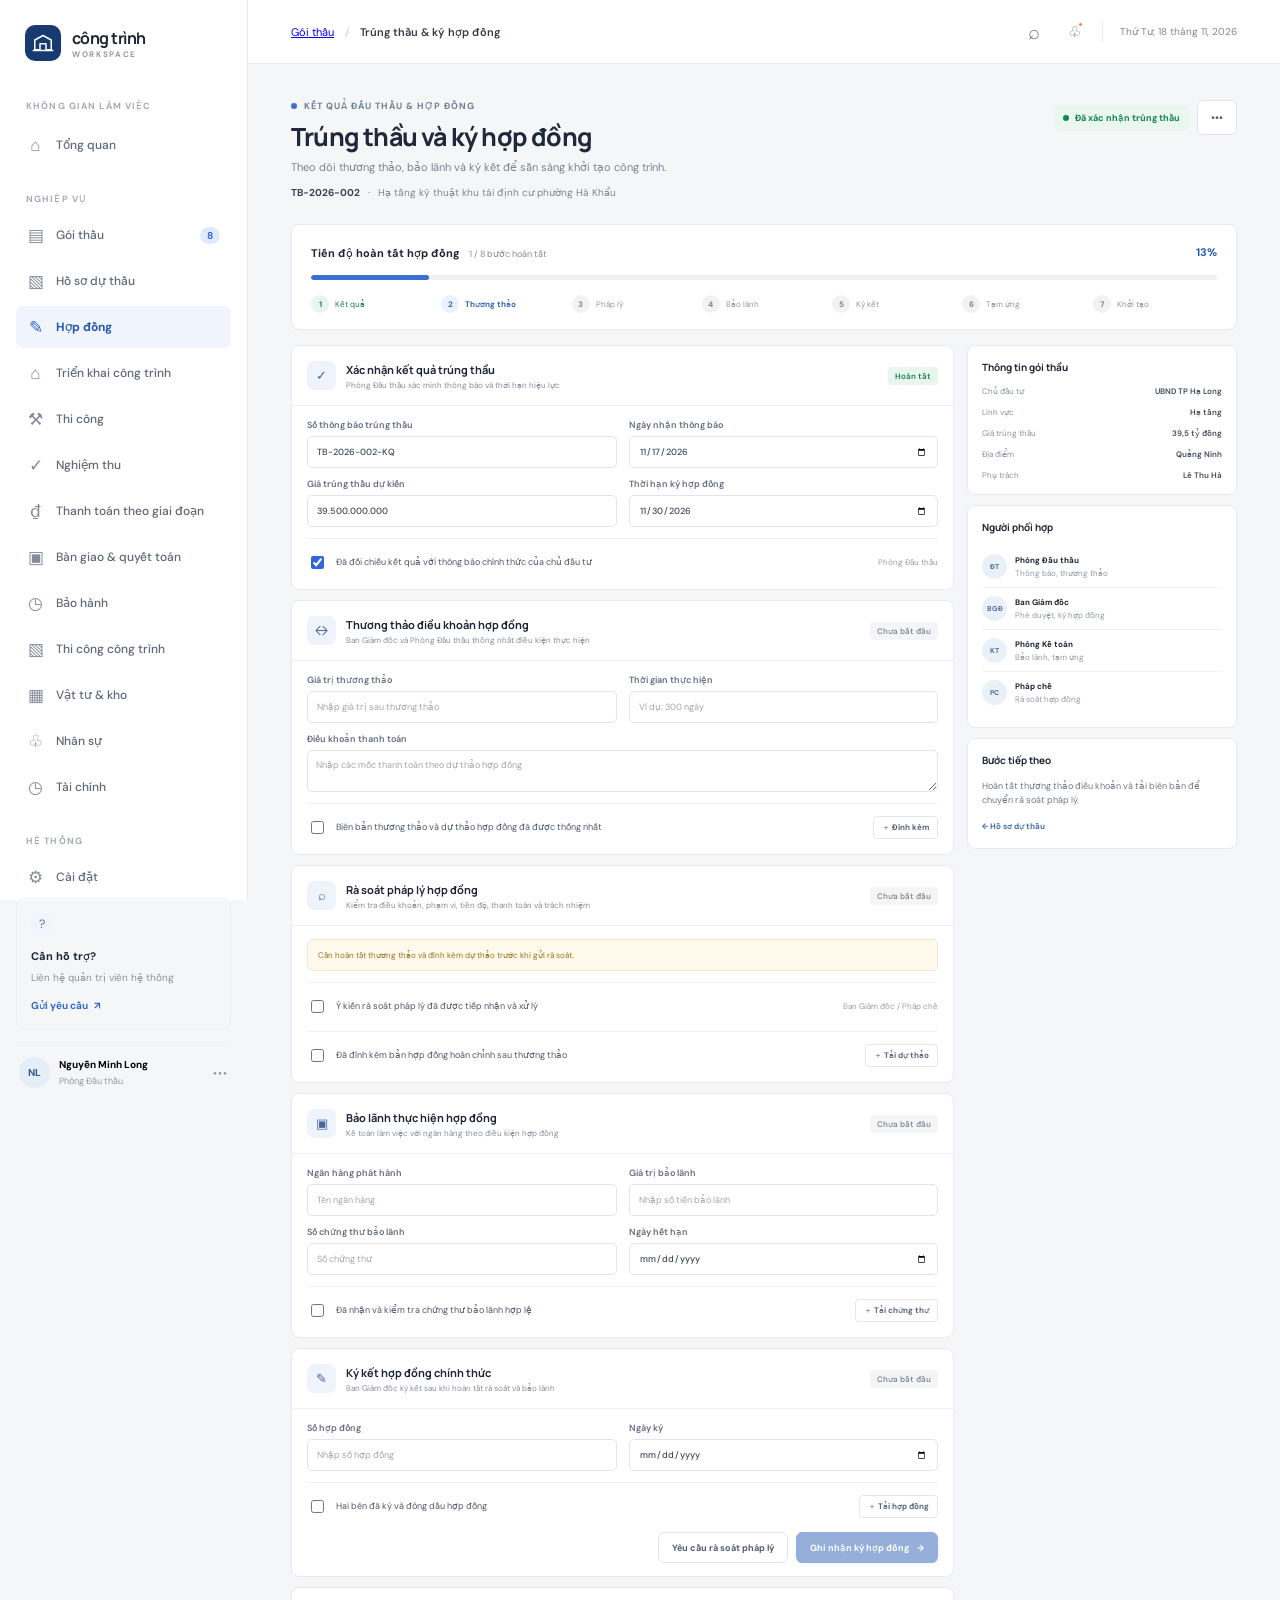
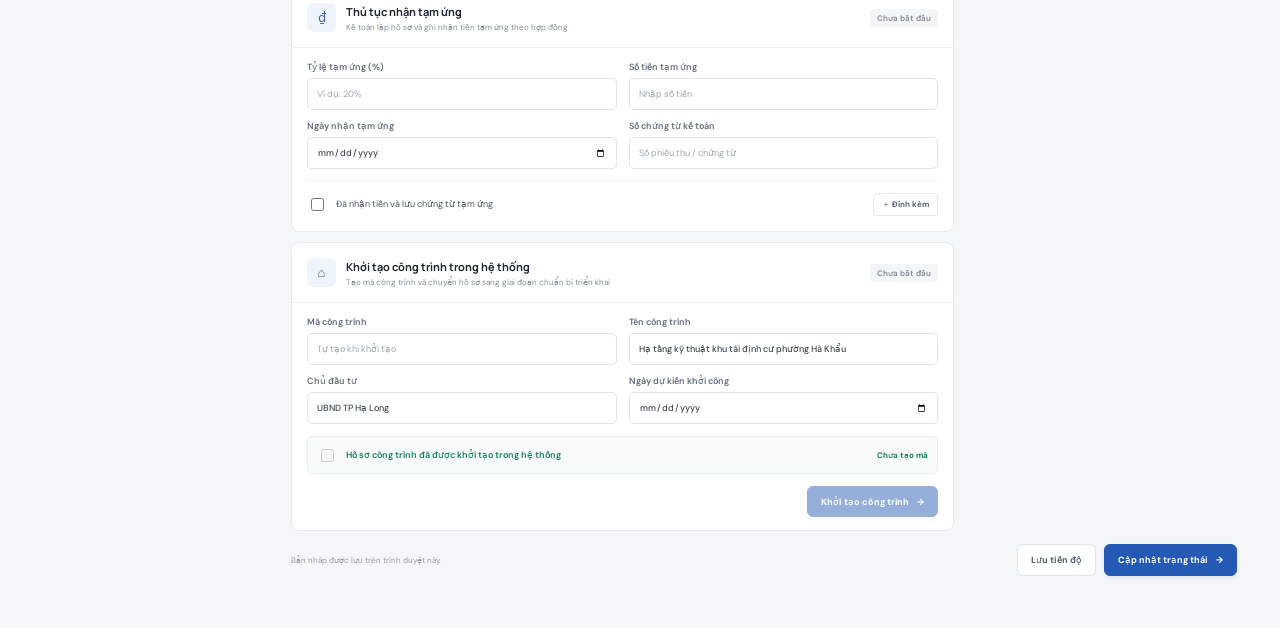
<file: html/trung-thau-ky-hop-dong.html>
<!doctype html>
<html lang="vi">
<head>
  <meta charset="UTF-8" />
  <meta name="viewport" content="width=device-width, initial-scale=1.0" />
  <meta name="theme-color" content="#f5f6f8" />
  <title>Trúng thầu và ký hợp đồng · Công trình</title>
  <link rel="preconnect" href="https://fonts.googleapis.com" />
  <link rel="preconnect" href="https://fonts.gstatic.com" crossorigin />
  <link href="https://fonts.googleapis.com/css2?family=DM+Sans:wght@400;500;600;700&family=Manrope:wght@400;500;600;700;800&display=swap" rel="stylesheet" />
  <link rel="stylesheet" href="../css/styles.css" />
</head>
<body data-page="contract-award">
  <div class="app-shell">
    <aside class="sidebar">
      <a class="brand" href="index.html" aria-label="Trang chủ Công trình"><span class="brand-mark"><svg viewBox="0 0 32 32" aria-hidden="true"><path d="M5 25V12l11-6 11 6v13h-7v-8h-8v8H5Z"/><path d="M3 26h26"/></svg></span><span class="brand-copy"><strong>công trình</strong><small>WORKSPACE</small></span></a>
      <div class="workspace-label">KHÔNG GIAN LÀM VIỆC</div>
      <nav class="nav-list" aria-label="Điều hướng chính">
        <a class="nav-item" href="index.html"><span class="nav-icon">⌂</span> Tổng quan</a><div class="nav-section">NGHIỆP VỤ</div>
        <a class="nav-item" href="index.html"><span class="nav-icon">▤</span> Gói thầu <span class="nav-count">8</span></a>
        <a class="nav-item" href="ho-so-du-thau.html"><span class="nav-icon">▧</span> Hồ sơ dự thầu</a>
        <a class="nav-item active" id="navContractAward" href="trung-thau-ky-hop-dong.html" aria-current="page"><span class="nav-icon">✎</span> Hợp đồng</a>
        <a class="nav-item" href="chuan-bi-trien-khai.html"><span class="nav-icon">⌂</span> Triển khai công trình</a>
        <a class="nav-item" href="thi-cong-cong-trinh.html"><span class="nav-icon">⚒</span> Thi công</a>
        <a class="nav-item" href="nghiem-thu.html"><span class="nav-icon">✓</span> Nghiệm thu</a>
        <a class="nav-item" href="thanh-toan-giai-doan.html"><span class="nav-icon">₫</span> Thanh toán theo giai đoạn</a><a class="nav-item" href="ban-giao-quyet-toan.html"><span class="nav-icon">▣</span> Bàn giao &amp; quyết toán</a><a class="nav-item" id="navWarranty" href="bao-hanh.html"><span class="nav-icon">◷</span> Bảo hành</a>
        <a class="nav-item" href="thi-cong-cong-trinh.html"><span class="nav-icon">▧</span> Thi công công trình</a><a class="nav-item" href="quan-ly-vat-tu.html"><span class="nav-icon">▦</span> Vật tư &amp; kho</a><a class="nav-item" href="quan-ly-nhan-su.html"><span class="nav-icon">♧</span> Nhân sự</a><a class="nav-item" href="#"><span class="nav-icon">◷</span> Tài chính</a>
        <div class="nav-section">HỆ THỐNG</div><a class="nav-item" href="#"><span class="nav-icon">⚙</span> Cài đặt</a>
      </nav>
      <div class="sidebar-bottom"><div class="help-card"><span class="help-icon">?</span><strong>Cần hỗ trợ?</strong><p>Liên hệ quản trị viên hệ thống</p><a href="mailto:it@congtrinh.vn">Gửi yêu cầu <span>↗</span></a></div><button class="profile"><span class="avatar">NL</span><span class="profile-copy"><strong>Nguyễn Minh Long</strong><small>Phòng Đấu thầu</small></span><span class="more">•••</span></button></div>
    </aside>

    <main class="main-content" id="contractWorkspace" data-workspace="award-contract" data-tender-id="TB-2026-002">
      <header class="topbar"><div class="breadcrumbs"><a href="index.html">Gói thầu</a><span class="crumb-sep">/</span><strong>Trúng thầu &amp; ký hợp đồng</strong></div><div class="top-actions"><button class="icon-button" aria-label="Tìm kiếm">⌕</button><button class="icon-button notification" aria-label="Thông báo">♧<i></i></button><span class="top-divider"></span><span class="top-date">Thứ Tư, 18 tháng 11, 2026</span></div></header>
      <section class="page-wrap contract-page">
        <div class="page-heading contract-heading"><div><div class="eyebrow"><span class="eyebrow-dot"></span> KẾT QUẢ ĐẤU THẦU &amp; HỢP ĐỒNG</div><h1>Trúng thầu và ký hợp đồng</h1><p class="page-subtitle">Theo dõi thương thảo, bảo lãnh và ký kết để sẵn sàng khởi tạo công trình.</p><div class="contract-context"><strong id="contractTenderCode">TB-2026-002</strong><span>·</span><span id="contractTenderName">Hạ tầng kỹ thuật khu tái định cư phường Hà Khẩu</span></div></div><div class="contract-heading-actions"><span class="contract-status" id="contractStatus" data-status="award-confirmed">Đã xác nhận trúng thầu</span><button class="button button-outline" id="contractMoreActions" type="button">•••</button></div></div>

        <section class="contract-progress-card" id="contractProgress" data-progress="0"><div class="contract-progress-head"><div><strong>Tiến độ hoàn tất hợp đồng</strong><span id="contractProgressText">0 / 8 bước hoàn tất</span></div><b id="contractProgressPercent">0%</b></div><div class="contract-progress-track" role="progressbar" aria-label="Tiến độ hợp đồng" aria-valuemin="0" aria-valuemax="100" aria-valuenow="0"><div class="contract-progress-bar" id="contractProgressBar"></div></div><div class="contract-steps" id="contractSteps"><div class="contract-step current" data-step-key="award"><span>1</span>Kết quả</div><div class="contract-step" data-step-key="negotiation"><span>2</span>Thương thảo</div><div class="contract-step" data-step-key="legal"><span>3</span>Pháp lý</div><div class="contract-step" data-step-key="guarantee"><span>4</span>Bảo lãnh</div><div class="contract-step" data-step-key="signing"><span>5</span>Ký kết</div><div class="contract-step" data-step-key="advance"><span>6</span>Tạm ứng</div><div class="contract-step" data-step-key="project"><span>7</span>Khởi tạo</div></div></section>

        <div class="contract-layout">
          <div class="contract-main-column">
            <section class="contract-section-card" id="awardConfirmation" data-section-id="award-confirmation" data-stage="award"><header class="contract-section-head"><span class="contract-section-icon">✓</span><div><h2>Xác nhận kết quả trúng thầu</h2><p>Phòng Đấu thầu xác minh thông báo và thời hạn hiệu lực</p></div><span class="contract-section-state" data-section-state>Đã xác nhận</span></header><div class="contract-section-body"><div class="contract-field-grid"><label class="contract-field">Số thông báo trúng thầu<input id="awardNoticeNumber" data-field="award_notice_number" value="TB-2026-002-KQ" /></label><label class="contract-field">Ngày nhận thông báo<input id="awardNoticeDate" data-field="award_notice_date" type="date" value="2026-11-17" /></label><label class="contract-field">Giá trúng thầu dự kiến<input id="awardedValue" data-field="awarded_value" value="39.500.000.000" inputmode="numeric" /></label><label class="contract-field">Thời hạn ký hợp đồng<input id="contractSigningDeadline" data-field="signing_deadline" type="date" value="2026-11-30" /></label></div><div class="contract-check-row"><input id="awardNoticeVerified" class="contract-check" data-task-key="award-notice-verified" type="checkbox" checked /><label for="awardNoticeVerified">Đã đối chiếu kết quả với thông báo chính thức của chủ đầu tư</label><span class="contract-check-meta">Phòng Đấu thầu</span></div></div></section>

            <section class="contract-section-card" id="contractNegotiation" data-section-id="contract-negotiation" data-stage="negotiation"><header class="contract-section-head"><span class="contract-section-icon">↔</span><div><h2>Thương thảo điều khoản hợp đồng</h2><p>Ban Giám đốc và Phòng Đấu thầu thống nhất điều kiện thực hiện</p></div><span class="contract-section-state" data-section-state>Đang thực hiện</span></header><div class="contract-section-body"><div class="contract-field-grid"><label class="contract-field">Giá trị thương thảo<input id="negotiatedValue" data-field="negotiated_value" placeholder="Nhập giá trị sau thương thảo" inputmode="numeric" /></label><label class="contract-field">Thời gian thực hiện<input id="contractDuration" data-field="contract_duration" placeholder="Ví dụ: 300 ngày" /></label><label class="contract-field contract-field-wide">Điều khoản thanh toán<textarea id="paymentTerms" data-field="payment_terms" rows="2" placeholder="Nhập các mốc thanh toán theo dự thảo hợp đồng"></textarea></label></div><div class="contract-check-row"><input id="negotiationMinutes" class="contract-check" data-task-key="negotiation-minutes" type="checkbox" /><label for="negotiationMinutes">Biên bản thương thảo và dự thảo hợp đồng đã được thống nhất</label><button class="contract-upload" type="button" data-upload-for="negotiation-minutes">＋ Đính kèm</button><input class="contract-file-input" id="fileNegotiationMinutes" data-file-input="negotiation-minutes" type="file" /></div></div></section>

            <section class="contract-section-card" id="legalReview" data-section-id="legal-review" data-stage="legal"><header class="contract-section-head"><span class="contract-section-icon">⌕</span><div><h2>Rà soát pháp lý hợp đồng</h2><p>Kiểm tra điều khoản, phạm vi, tiến độ, thanh toán và trách nhiệm</p></div><span class="contract-section-state" data-section-state>Chưa bắt đầu</span></header><div class="contract-section-body"><div class="contract-review-banner" id="legalReviewNote">Cần hoàn tất thương thảo và đính kèm dự thảo trước khi gửi rà soát.</div><div class="contract-check-row"><input id="legalOpinionApproved" class="contract-check" data-task-key="legal-opinion-approved" type="checkbox" /><label for="legalOpinionApproved">Ý kiến rà soát pháp lý đã được tiếp nhận và xử lý</label><span class="contract-check-meta">Ban Giám đốc / Pháp chế</span></div><div class="contract-check-row"><input id="contractDraftAttached" class="contract-check" data-task-key="contract-draft-attached" type="checkbox" /><label for="contractDraftAttached">Đã đính kèm bản hợp đồng hoàn chỉnh sau thương thảo</label><button class="contract-upload" type="button" data-upload-for="contract-draft">＋ Tải dự thảo</button><input class="contract-file-input" id="fileContractDraft" data-file-input="contract-draft" data-completes-task="contract-draft-attached" type="file" /></div></div></section>

            <section class="contract-section-card" id="performanceGuarantee" data-section-id="performance-guarantee" data-stage="guarantee"><header class="contract-section-head"><span class="contract-section-icon">▣</span><div><h2>Bảo lãnh thực hiện hợp đồng</h2><p>Kế toán làm việc với ngân hàng theo điều kiện hợp đồng</p></div><span class="contract-section-state" data-section-state>Chưa bắt đầu</span></header><div class="contract-section-body"><div class="contract-field-grid"><label class="contract-field">Ngân hàng phát hành<input id="guaranteeBank" data-field="guarantee_bank" placeholder="Tên ngân hàng" /></label><label class="contract-field">Giá trị bảo lãnh<input id="guaranteeValue" data-field="guarantee_value" placeholder="Nhập số tiền bảo lãnh" inputmode="numeric" /></label><label class="contract-field">Số chứng thư bảo lãnh<input id="guaranteeNumber" data-field="guarantee_number" placeholder="Số chứng thư" /></label><label class="contract-field">Ngày hết hạn<input id="guaranteeExpiry" data-field="guarantee_expiry" type="date" /></label></div><div class="contract-check-row"><input id="guaranteeIssued" class="contract-check" data-task-key="guarantee-issued" type="checkbox" /><label for="guaranteeIssued">Đã nhận và kiểm tra chứng thư bảo lãnh hợp lệ</label><button class="contract-upload" type="button" data-upload-for="performance-guarantee">＋ Tải chứng thư</button><input class="contract-file-input" id="filePerformanceGuarantee" data-file-input="performance-guarantee" data-completes-task="guarantee-issued" type="file" /></div></div></section>

            <section class="contract-section-card" id="contractSigning" data-section-id="contract-signing" data-stage="signing"><header class="contract-section-head"><span class="contract-section-icon">✎</span><div><h2>Ký kết hợp đồng chính thức</h2><p>Ban Giám đốc ký kết sau khi hoàn tất rà soát và bảo lãnh</p></div><span class="contract-section-state" data-section-state>Chưa bắt đầu</span></header><div class="contract-section-body"><div class="contract-field-grid"><label class="contract-field">Số hợp đồng<input id="contractNumber" data-field="contract_number" placeholder="Nhập số hợp đồng" /></label><label class="contract-field">Ngày ký<input id="contractSignedDate" data-field="contract_signed_date" type="date" /></label></div><div class="contract-check-row"><input id="contractSigned" class="contract-check" data-task-key="contract-signed" type="checkbox" /><label for="contractSigned">Hai bên đã ký và đóng dấu hợp đồng</label><button class="contract-upload" type="button" data-upload-for="signed-contract">＋ Tải hợp đồng</button><input class="contract-file-input" id="fileSignedContract" data-file-input="signed-contract" data-completes-task="contract-signed" type="file" /></div><div class="contract-action-row"><button class="button button-outline" id="requestLegalReview" type="button">Yêu cầu rà soát pháp lý</button><button class="button button-primary" id="recordContractSigning" type="button" disabled>Ghi nhận ký hợp đồng <span>→</span></button></div></div></section>

            <section class="contract-section-card" id="advancePayment" data-section-id="advance-payment" data-stage="advance"><header class="contract-section-head"><span class="contract-section-icon">₫</span><div><h2>Thủ tục nhận tạm ứng</h2><p>Kế toán lập hồ sơ và ghi nhận tiền tạm ứng theo hợp đồng</p></div><span class="contract-section-state" data-section-state>Chưa bắt đầu</span></header><div class="contract-section-body"><div class="contract-field-grid"><label class="contract-field">Tỷ lệ tạm ứng (%)<input id="advancePercent" data-field="advance_percent" placeholder="Ví dụ: 20%" inputmode="decimal" /></label><label class="contract-field">Số tiền tạm ứng<input id="advanceAmount" data-field="advance_amount" placeholder="Nhập số tiền" inputmode="numeric" /></label><label class="contract-field">Ngày nhận tạm ứng<input id="advanceReceivedDate" data-field="advance_received_date" type="date" /></label><label class="contract-field">Số chứng từ kế toán<input id="advanceVoucherNumber" data-field="advance_voucher_number" placeholder="Số phiếu thu / chứng từ" /></label></div><div class="contract-check-row"><input id="advanceReceived" class="contract-check" data-task-key="advance-received" type="checkbox" /><label for="advanceReceived">Đã nhận tiền và lưu chứng từ tạm ứng</label><button class="contract-upload" type="button" data-upload-for="advance-voucher">＋ Đính kèm</button><input class="contract-file-input" id="fileAdvanceVoucher" data-file-input="advance-voucher" data-completes-task="advance-received" type="file" /></div></div></section>

            <section class="contract-section-card" id="projectCreation" data-section-id="project-creation" data-stage="project"><header class="contract-section-head"><span class="contract-section-icon">⌂</span><div><h2>Khởi tạo công trình trong hệ thống</h2><p>Tạo mã công trình và chuyển hồ sơ sang giai đoạn chuẩn bị triển khai</p></div><span class="contract-section-state" data-section-state>Chưa bắt đầu</span></header><div class="contract-section-body"><div class="contract-field-grid"><label class="contract-field">Mã công trình<input id="projectCode" data-field="project_code" placeholder="Tự tạo khi khởi tạo" /></label><label class="contract-field">Tên công trình<input id="projectName" data-field="project_name" value="Hạ tầng kỹ thuật khu tái định cư phường Hà Khẩu" /></label><label class="contract-field">Chủ đầu tư<input id="projectClient" data-field="project_client" value="UBND TP Hạ Long" /></label><label class="contract-field">Ngày dự kiến khởi công<input id="plannedStartDate" data-field="planned_start_date" type="date" /></label></div><div class="contract-check-row contract-project-created"><input id="projectCreated" class="contract-check" data-task-key="project-created" type="checkbox" disabled /><label for="projectCreated">Hồ sơ công trình đã được khởi tạo trong hệ thống</label><span class="contract-check-meta" id="projectCreatedCode">Chưa tạo mã</span></div><div class="contract-action-row"><button class="button button-primary" id="createProject" type="button" disabled>Khởi tạo công trình <span>→</span></button></div></div></section>
          </div>

          <aside class="contract-side-column"><section class="contract-side-card" id="contractTenderSummary" data-tender-summary="TB-2026-002"><h3>Thông tin gói thầu</h3><div class="contract-summary-list"><div><span>Chủ đầu tư</span><strong id="summaryClient">UBND TP Hạ Long</strong></div><div><span>Lĩnh vực</span><strong id="summarySector">Hạ tầng</strong></div><div><span>Giá trúng thầu</span><strong id="summaryAwardedValue">39,5 tỷ đồng</strong></div><div><span>Địa điểm</span><strong id="summaryLocation">Quảng Ninh</strong></div><div><span>Phụ trách</span><strong id="summaryOwner">Lê Thu Hà</strong></div></div></section><section class="contract-side-card" id="contractParticipants"><h3>Người phối hợp</h3><div class="contract-person" data-department="bidding"><span>ĐT</span><div><strong>Phòng Đấu thầu</strong><small>Thông báo, thương thảo</small></div></div><div class="contract-person" data-department="management"><span>BGĐ</span><div><strong>Ban Giám đốc</strong><small>Phê duyệt, ký hợp đồng</small></div></div><div class="contract-person" data-department="accounting"><span>KT</span><div><strong>Phòng Kế toán</strong><small>Bảo lãnh, tạm ứng</small></div></div><div class="contract-person" data-department="legal"><span>PC</span><div><strong>Pháp chế</strong><small>Rà soát hợp đồng</small></div></div></section><section class="contract-side-card" id="contractNextAction"><h3>Bước tiếp theo</h3><div class="contract-next-copy" id="nextActionText">Hoàn tất thương thảo điều khoản và tải biên bản để chuyển rà soát pháp lý.</div><a class="contract-back-link" href="ho-so-du-thau.html">← Hồ sơ dự thầu</a></section></aside>
        </div>

        <div class="contract-footer-actions"><span class="contract-save-note" id="contractSaveNote">Bản nháp được lưu trên trình duyệt này.</span><div><button class="button button-outline" id="saveContractDraft" type="button">Lưu tiến độ</button><button class="button button-primary" id="advanceContract" type="button">Cập nhật trạng thái <span>→</span></button></div></div>
      </section>
    </main>
  </div>
  <div class="toast" id="toast" role="status"></div>
  <script src="../js/trung-thau-ky-hop-dong.js"></script>
</body>
</html>
</file>
<file: css/styles.css>
:root{font-family:"DM Sans",sans-serif;color:#1d2433;background:#f5f6f8;font-synthesis:none;text-rendering:optimizeLegibility;--ink:#1d2433;--muted:#7c8493;--line:#e9ebef;--navy:#172e56;--blue:#3265d9;--blue-soft:#edf3ff;--green:#13815b;--green-soft:#e9f7f0;--amber:#b77712;--amber-soft:#fff5df;--red:#b84b4b;--red-soft:#fff0ef}*{box-sizing:border-box}body{margin:0;min-width:360px}button,input,select{font:inherit}button{cursor:pointer}.app-shell{min-height:100vh}.sidebar{position:fixed;inset:0 auto 0 0;width:248px;background:#fff;border-right:1px solid #e9ebef;display:flex;flex-direction:column;padding:25px 16px 15px;z-index:4}.brand{height:49px;display:flex;align-items:center;gap:11px;padding:0 9px;text-decoration:none;color:inherit}.brand-mark{width:36px;height:36px;border-radius:10px;background:#173b70;display:grid;place-items:center}.brand-mark svg{width:24px;fill:none;stroke:#fff;stroke-width:2;stroke-linecap:round;stroke-linejoin:round}.brand-copy{display:flex;flex-direction:column;gap:0}.brand-copy strong{font-family:Manrope,sans-serif;font-size:16px;letter-spacing:-.55px}.brand-copy small{color:#9299a6;font-size:8px;font-weight:700;letter-spacing:1.65px}.workspace-label{font-size:9px;letter-spacing:1.13px;font-weight:700;color:#a4aab4;margin:39px 10px 12px}.nav-list{display:flex;flex-direction:column;gap:4px}.nav-item{height:42px;border-radius:7px;display:flex;align-items:center;gap:12px;padding:0 11px;color:#5d6675;text-decoration:none;font-size:12px;font-weight:500}.nav-item:hover{background:#f6f7f9}.nav-item.active{background:#eff4fd;color:#2457ad;font-weight:700}.nav-icon{width:17px;text-align:center;font-size:17px;color:#838b99}.active .nav-icon{color:#3265d9}.nav-count{margin-left:auto;background:#dfeaff;color:#3265d9;border-radius:12px;font-size:10px;font-weight:700;padding:2px 7px}.nav-section{font-size:9px;letter-spacing:1.1px;color:#a4aab4;font-weight:700;margin:23px 10px 5px}.sidebar-bottom{margin-top:auto}.help-card{border:1px solid #edf0f4;border-radius:9px;padding:14px;margin-bottom:13px;position:relative}.help-icon{width:22px;height:22px;display:grid;place-items:center;background:#f0f4fb;color:#5473a4;border-radius:50%;font-size:12px;margin-bottom:9px}.help-card strong{font-size:11px}.help-card p{font-size:10px;color:#8991a0;line-height:1.5;margin:5px 0 8px}.help-card a{font-size:10px;text-decoration:none;color:#3468c6;font-weight:700}.help-card a span{margin-left:4px}.profile{background:transparent;border:0;border-top:1px solid #eff0f2;width:100%;padding:14px 3px 1px;display:flex;align-items:center;text-align:left;gap:9px}.avatar{width:31px;height:31px;border-radius:50%;background:#e5edf7;color:#325a8d;display:grid;place-items:center;font-size:10px;font-weight:700}.profile-copy{display:flex;flex-direction:column;gap:4px}.profile-copy strong{font-size:10px}.profile-copy small{font-size:9px;color:#9299a6}.more{margin-left:auto;letter-spacing:1px;font-size:11px;color:#8d94a1}.main-content{margin-left:248px;min-height:100vh}.topbar{height:64px;background:#fff;border-bottom:1px solid #e9ebef;display:flex;align-items:center;justify-content:space-between;padding:0 43px}.breadcrumbs{display:flex;align-items:center;gap:11px;color:#8b92a0;font-size:11px}.breadcrumbs strong{color:#343b48;font-weight:600}.crumb-sep{color:#c5c9d0}.top-actions{display:flex;align-items:center;gap:17px}.icon-button{background:none;border:0;color:#707988;font-size:20px;width:23px;height:28px;position:relative}.notification{font-size:15px}.notification i{position:absolute;width:5px;height:5px;border-radius:50%;background:#ed8b63;top:4px;right:2px;border:1px solid white}.top-divider{height:21px;width:1px;background:#e8eaee}.top-date{font-size:10px;color:#7e8694}.page-wrap{max-width:1360px;margin:auto;padding:36px 43px 30px}.page-heading{display:flex;align-items:flex-end;justify-content:space-between;margin-bottom:25px}.eyebrow,.drawer-kicker{font-size:9px;letter-spacing:1px;font-weight:700;color:#6f7d94;display:flex;align-items:center;gap:7px}.eyebrow-dot{width:6px;height:6px;border-radius:50%;background:#3b70d7}h1,h2,p{margin-top:0}h1{font-family:Manrope,sans-serif;font-size:25px;letter-spacing:-.8px;line-height:1.28;margin:9px 0 7px;font-weight:750;color:#202839}.page-subtitle{font-size:11px;color:#798291;margin:0}.button{border-radius:6px;height:35px;padding:0 13px;display:inline-flex;align-items:center;justify-content:center;gap:8px;font-size:10px;font-weight:700;transition:.15s ease}.button-primary{background:#2459b4;color:white;border:1px solid #2459b4;box-shadow:0 2px 4px #2459b41c}.button-primary:hover{background:#1c4b9b}.button-plus{font-size:16px;font-weight:400;line-height:0}.button-outline{background:#fff;color:#515c6d;border:1px solid #e0e4e9}.button-outline:hover{background:#f8f9fb}.metrics-grid{display:grid;grid-template-columns:repeat(4,minmax(0,1fr));gap:13px;margin-bottom:20px}.metric-card{background:#fff;border:1px solid #e9ebef;border-radius:8px;min-height:111px;padding:14px 16px 12px}.metric-top{display:flex;justify-content:space-between;align-items:center;color:#707989;font-size:10px}.metric-icon{width:25px;height:25px;border-radius:6px;display:grid;place-items:center;font-size:14px}.indigo{background:#edf1ff;color:#526bc0}.amber{background:#fff5e1;color:#bd851e}.blue{background:#e9f2ff;color:#3970c4}.green{background:#e7f6ef;color:#27855f}.metric-number{font-family:Manrope,sans-serif;font-size:24px;line-height:1.1;font-weight:750;letter-spacing:-.7px;margin:6px 0 5px}.metric-foot{display:flex;align-items:center;gap:6px;font-size:9px;color:#818a99}.metric-neutral{color:#8f96a2}.metric-dot{width:6px;height:6px;border-radius:50%}.amber-dot{background:#e4a328}.blue-dot{background:#5681dc}.green-dot{background:#35a779}.content-card{background:white;border:1px solid #e8eaee;border-radius:8px;overflow:hidden}.table-heading{display:flex;justify-content:space-between;align-items:center;padding:17px 18px 14px}.table-heading h2{font-family:Manrope,sans-serif;font-size:14px;margin:0 0 4px;letter-spacing:-.2px}.table-heading p{font-size:10px;color:#858d9a;margin:0}.export-icon{font-size:14px}.toolbar{display:flex;gap:8px;padding:0 18px 14px}.search-box{height:34px;border:1px solid #e3e6eb;border-radius:5px;display:flex;align-items:center;gap:8px;padding:0 10px;flex:1;max-width:360px;color:#9aa1ad}.search-box span{font-size:18px;line-height:1}.search-box input{border:0;outline:0;width:100%;font-size:10px;color:#30394a;background:transparent}.search-box input::placeholder{color:#a0a6b1}.select-wrap{position:relative}.select-wrap select{appearance:none;height:34px;min-width:135px;border:1px solid #e3e6eb;border-radius:5px;padding:0 28px 0 10px;background:#fff;color:#596271;font-size:10px;outline:0;cursor:pointer}.select-chevron{position:absolute;right:10px;top:7px;color:#8c94a0;pointer-events:none;font-size:14px}.filter-button{height:34px;width:34px;background:#fff;border:1px solid #e3e6eb;border-radius:5px;color:#657184;font-size:16px}.table-scroll{overflow-x:auto}table{border-collapse:collapse;width:100%;min-width:900px;text-align:left}thead{background:#f8f9fb}th{height:34px;border-top:1px solid #f0f1f4;border-bottom:1px solid #eff0f3;color:#8a92a0;font-size:8px;font-weight:700;letter-spacing:.55px;white-space:nowrap}td{border-bottom:1px solid #f0f1f3;height:61px;font-size:10px;color:#515a69;white-space:nowrap}th:first-child,td:first-child{padding-left:18px}.check-col{width:38px}input[type=checkbox]{accent-color:#3265d9;width:13px;height:13px;vertical-align:middle}th:nth-child(2){width:27%}th:nth-child(3){width:16%}th:nth-child(4){width:10%}th:nth-child(5){width:15%}th:nth-child(6){width:13%}th:nth-child(7){width:13%}td:last-child,th:last-child{text-align:right;padding-right:17px}.tender-main{display:flex;flex-direction:column;gap:4px}.tender-name{font-size:10px;font-weight:700;color:#303848;max-width:300px;overflow:hidden;text-overflow:ellipsis}.tender-code{font-size:9px;color:#8f97a4}.client-name{color:#586171}.sector-pill{background:#f3f5f8;border-radius:4px;padding:4px 7px;color:#667080;font-size:9px}.value-cell{font-weight:600;color:#424b5b}.deadline{display:flex;flex-direction:column;gap:3px}.deadline-main{color:#505a6a}.deadline-sub{font-size:8px;color:#a0a6b0}.deadline-soon{color:#b77712}.status-pill{display:inline-flex;align-items:center;gap:5px;padding:5px 7px;border-radius:4px;font-size:9px;font-weight:600}.status-pill:before{content:"";width:5px;height:5px;border-radius:50%;background:currentColor}.status-new{color:#697281;background:#f1f3f5}.status-review{color:#ae7415;background:#fff4dc}.status-approval{color:#3f67b4;background:#edf3ff}.status-approved{color:#16805b;background:#e8f6ef}.status-rejected{color:#ac4b4b;background:#fff0ef}.row-action{border:0;background:transparent;color:#9299a5;font-size:16px;padding:5px}.row-action:hover{color:#2459b4}.table-footer{height:49px;padding:0 18px;display:flex;align-items:center;justify-content:space-between;color:#858d9a;font-size:9px}.pagination{display:flex;gap:4px}.pagination button{height:25px;min-width:25px;padding:0 6px;border:1px solid #e8eaee;border-radius:4px;background:white;color:#697382;font-size:9px}.pagination button:disabled{color:#c5cad1;background:#fafafa}.pagination .current-page{background:#edf3ff;color:#2459b4;border-color:#dce7fc;font-weight:700}.page-note{display:flex;align-items:center;gap:6px;font-size:9px;color:#939aa6;margin-top:13px}.note-check{color:#2b9a6b;font-weight:700}.note-separator{padding:0 2px;color:#c4c8cf}.page-note a{color:#687a9c;text-decoration:none}.empty-state{height:260px;display:flex;flex-direction:column;align-items:center;justify-content:center;gap:8px;color:#9098a5}.empty-state[hidden]{display:none}.empty-icon{height:38px;width:38px;border-radius:50%;background:#f2f5fa;display:grid;place-items:center;font-size:23px}.empty-state strong{font-size:12px;color:#394354}.empty-state span{font-size:10px}.empty-state button{border:0;background:none;color:#3265d9;font-size:10px;font-weight:700;margin-top:3px}.sr-only{position:absolute;width:1px;height:1px;overflow:hidden;clip:rect(0,0,0,0);white-space:nowrap}.drawer-backdrop,.modal-backdrop{position:fixed;inset:0;background:#19243755;opacity:0;visibility:hidden;transition:.22s;z-index:6}.drawer-backdrop.open,.modal-backdrop.open{opacity:1;visibility:visible}.detail-drawer{position:fixed;z-index:7;right:0;top:0;height:100vh;width:min(480px,100vw);background:white;transform:translateX(102%);transition:.25s ease;box-shadow:-15px 0 40px #172e5612;overflow-y:auto;padding:23px 25px}.detail-drawer.open{transform:translateX(0)}.drawer-header{display:flex;align-items:center;justify-content:space-between;padding-bottom:17px;border-bottom:1px solid var(--line)}.close-button{border:0;background:#f3f5f7;color:#626b79;width:28px;height:28px;border-radius:5px;font-size:19px;line-height:1}.drawer-title{font-family:Manrope,sans-serif;font-size:18px;line-height:1.4;letter-spacing:-.45px;margin:18px 0 7px}.drawer-code{font-size:10px;color:#858d9a}.drawer-status{margin:13px 0 19px}.drawer-section{border-top:1px solid #eceef1;padding:17px 0}.drawer-section h3{font-size:10px;margin:0 0 13px}.detail-grid{display:grid;grid-template-columns:1fr 1fr;gap:14px 12px}.detail-item span{display:block;color:#929aa7;font-size:9px;margin-bottom:4px}.detail-item strong{font-size:10px;color:#454e5d;font-weight:600}.process-list{display:grid;gap:0}.process-step{display:grid;grid-template-columns:20px 1fr;gap:9px;position:relative;padding-bottom:15px}.process-step:not(:last-child):before{content:"";position:absolute;left:8px;top:17px;bottom:0;width:1px;background:#e4e8ed}.step-icon{z-index:1;width:17px;height:17px;border-radius:50%;display:grid;place-items:center;background:#edf2fa;color:#7e899c;font-size:9px}.step-done .step-icon{background:#e4f4ec;color:#16805b}.step-current .step-icon{background:#edf3ff;color:#3265d9}.step-copy strong{display:block;font-size:10px;margin:1px 0 4px}.step-copy small{font-size:9px;color:#8a92a0}.drawer-actions{display:flex;gap:8px;padding-top:10px}.drawer-actions .button{flex:1}.modal-backdrop{z-index:9;display:grid;place-items:center;padding:20px}.modal{width:min(510px,100%);background:#fff;border-radius:10px;box-shadow:0 20px 70px #172e5630;padding:23px 25px}.modal-heading{display:flex;justify-content:space-between;align-items:flex-start;margin-bottom:20px}.modal-heading h2{font-family:Manrope,sans-serif;font-size:18px;margin:8px 0 4px}.modal-heading p{font-size:10px;color:#838b98;margin:0}.modal form{display:flex;flex-direction:column;gap:14px}.modal form label{display:flex;flex-direction:column;gap:6px;font-size:10px;color:#4e5868;font-weight:600}.modal form label>span{display:inline;color:#c85858}.modal input,.modal select{height:36px;border:1px solid #e1e5ea;border-radius:5px;padding:0 10px;color:#394252;font-size:10px;outline:0;background:#fff}.modal input:focus,.modal select:focus{border-color:#7092d5;box-shadow:0 0 0 2px #edf3ff}.form-row{display:grid;grid-template-columns:1fr 1fr;gap:12px}.modal-actions{display:flex;justify-content:flex-end;gap:8px;margin-top:5px}.toast{position:fixed;z-index:11;bottom:23px;left:50%;transform:translate(-50%,20px);opacity:0;transition:.2s;background:#25344d;color:#fff;border-radius:6px;padding:10px 15px;font-size:10px;box-shadow:0 5px 20px #18253a26;pointer-events:none}.toast.show{opacity:1;transform:translate(-50%,0)}
@media(min-width:1500px){.page-wrap{padding-top:43px}.metric-card{min-height:120px;padding:17px 19px}.table-heading{padding-top:20px;padding-bottom:17px}td{height:67px}.page-wrap{max-width:1480px}}@media(max-width:1050px){.sidebar{width:210px}.main-content{margin-left:210px}.topbar{padding:0 25px}.page-wrap{padding:30px 25px}.metrics-grid{grid-template-columns:repeat(2,1fr)}.top-date{display:none}}@media(max-width:700px){.sidebar{width:60px;padding:17px 8px}.brand{padding:0;justify-content:center}.brand-copy,.workspace-label,.nav-item:not(.active),.nav-section,.nav-item.active{font-size:0}.nav-item{justify-content:center;padding:0;width:43px}.nav-icon{font-size:17px}.nav-count,.sidebar-bottom{display:none}.nav-list{margin-top:33px}.main-content{margin-left:60px}.topbar{height:55px;padding:0 15px}.page-wrap{padding:24px 14px}.page-heading{align-items:flex-start;gap:15px}.page-heading h1{font-size:20px}.page-subtitle{max-width:270px;line-height:1.5}.page-heading>.button{font-size:0;width:37px;padding:0;flex:none}.button-plus{font-size:19px}.eyebrow{font-size:7px}.metrics-grid{gap:8px}.metric-card{padding:12px;min-height:101px}.metric-top{font-size:9px}.metric-number{font-size:22px}.metric-foot{font-size:8px}.table-heading{padding:15px 12px}.table-heading p{max-width:230px;line-height:1.4}.table-heading>.button{font-size:0;width:32px;padding:0}.export-icon{font-size:15px}.toolbar{padding:0 12px 12px;flex-wrap:wrap}.search-box{max-width:none;flex-basis:100%}.select-wrap{flex:1}.select-wrap select{width:100%;min-width:0}.filter-button{flex:none}.table-footer{padding:0 12px}.page-note{flex-wrap:wrap;line-height:1.5}.modal{padding:19px}.form-row{grid-template-columns:1fr}.detail-drawer{padding:20px}.top-actions{gap:10px}}

/* Bid preparation workspace */
.bid-page{max-width:1400px}.bid-heading{align-items:flex-start}.bid-heading h1{margin-bottom:6px}.bid-header-actions{display:flex;gap:8px;align-items:center}.bid-status{display:inline-flex;align-items:center;gap:6px;background:#fff4dc;color:#a87014;border-radius:5px;padding:7px 9px;font-size:9px;font-weight:700}.bid-status:before{content:"";width:6px;height:6px;border-radius:50%;background:currentColor}.bid-context{display:flex;align-items:center;gap:8px;margin-top:12px;color:#788292;font-size:10px}.bid-context strong{color:#384456}.bid-context-sep{color:#c6cbd3}.bid-progress-card{background:#fff;border:1px solid #e8eaee;border-radius:8px;padding:16px 19px;margin:21px 0 15px}.bid-progress-top{display:flex;align-items:center;justify-content:space-between;margin-bottom:15px}.bid-progress-copy strong{font-size:11px}.bid-progress-copy span{color:#828a98;font-size:9px;margin-left:8px}.bid-progress-value{color:#2459b4;font-size:11px;font-weight:700}.bid-progress-track{height:5px;border-radius:5px;background:#edf0f4;overflow:hidden}.bid-progress-bar{height:100%;width:0;background:#3971d2;border-radius:5px;transition:width .25s}.bid-steps{display:grid;grid-template-columns:repeat(5,1fr);margin-top:15px;gap:7px}.bid-step-indicator{display:flex;align-items:center;gap:6px;color:#9098a5;font-size:9px;white-space:nowrap}.bid-step-num{width:18px;height:18px;display:grid;place-items:center;border-radius:50%;background:#f0f2f5;color:#7e8796;font-size:9px;font-weight:700;flex:none}.bid-step-indicator.complete{color:#16805b}.bid-step-indicator.complete .bid-step-num{background:#e7f5ee;color:#16805b}.bid-step-indicator.current{color:#2f61b7;font-weight:700}.bid-step-indicator.current .bid-step-num{background:#eaf1ff;color:#3265d9}.bid-layout{display:grid;grid-template-columns:minmax(0,1fr) 280px;gap:14px;align-items:start}.bid-workspace{display:flex;flex-direction:column;gap:10px}.bid-section-card,.bid-side-card{background:#fff;border:1px solid #e8eaee;border-radius:8px}.bid-section-head{display:flex;align-items:center;gap:11px;padding:14px 16px;border-bottom:1px solid #f0f1f3}.bid-section-icon{width:30px;height:30px;border-radius:7px;background:#eff3fb;color:#45699f;display:grid;place-items:center;font-size:14px;flex:none}.bid-section-title{flex:1}.bid-section-title h2{font-family:Manrope,sans-serif;font-size:11px;margin:0 0 3px}.bid-section-title p{font-size:9px;color:#858e9b;margin:0}.bid-section-count{font-size:9px;color:#7e8795;white-space:nowrap}.bid-doc-list{padding:0 16px}.bid-doc-row{min-height:52px;display:flex;align-items:center;gap:10px;border-bottom:1px solid #f2f3f5}.bid-doc-row:last-child{border:0}.bid-doc-check{width:14px;height:14px;accent-color:#2b69cc;flex:none}.bid-doc-info{flex:1;min-width:0}.bid-doc-name{display:block;color:#3d4757;font-size:10px;font-weight:600}.bid-doc-meta{display:block;color:#949ba7;font-size:8px;margin-top:4px}.bid-doc-status{font-size:8px;font-weight:600;color:#969daa;white-space:nowrap}.bid-doc-status.attached{color:#17805b}.bid-doc-status.review{color:#b27718}.bid-upload{border:1px solid #e3e7ed;background:#fff;color:#586477;border-radius:4px;padding:5px 8px;font-size:8px;font-weight:700;white-space:nowrap}.bid-upload:hover{background:#f5f8fd;color:#3265b4}.bid-file-input{display:none}.bid-side-card{padding:15px;margin-bottom:10px}.bid-side-card h3{font-family:Manrope,sans-serif;font-size:11px;margin:0 0 13px}.bid-info-list{display:flex;flex-direction:column;gap:12px}.bid-info-row{display:flex;justify-content:space-between;gap:8px;font-size:9px}.bid-info-row span{color:#88919e}.bid-info-row strong{color:#414b5a;text-align:right;font-weight:600}.bid-alert{background:#fff8e9;border:1px solid #f4e8ca;border-radius:6px;padding:10px 11px;color:#96691c;font-size:9px;line-height:1.5;margin-top:13px}.bid-alert strong{display:block;font-size:9px;margin-bottom:3px}.bid-team-row{display:flex;align-items:center;gap:8px;padding:7px 0;border-top:1px solid #f1f2f4}.bid-team-row:first-of-type{border-top:0}.bid-team-avatar{width:24px;height:24px;border-radius:50%;display:grid;place-items:center;font-size:8px;font-weight:700;color:#486a9d;background:#eaf0f8}.bid-team-copy{display:flex;flex-direction:column;gap:3px}.bid-team-copy strong{font-size:9px}.bid-team-copy small{font-size:8px;color:#929aa6}.bid-save-row{display:flex;justify-content:flex-end;gap:8px;margin:3px 0 20px}.bid-save-row .button{height:32px}.bid-footer-note{font-size:9px;color:#8f97a4;margin:0 0 20px}.bid-footer-note a{color:#436cae;text-decoration:none}.bid-missing{color:#bb7a14!important}.bid-submission-card{border:1px solid #dce6f6;background:#f8faff;border-radius:8px;padding:13px 15px;display:flex;align-items:center;justify-content:space-between;gap:12px;margin-top:10px}.bid-submission-card strong{font-size:10px;color:#35435a}.bid-submission-card p{font-size:9px;color:#7c8798;margin:4px 0 0}.bid-submission-card .button{flex:none}.bid-form-note{font-size:9px;color:#929aa7;margin-top:10px}
@media(max-width:1000px){.bid-layout{grid-template-columns:minmax(0,1fr) 240px}.bid-steps{gap:3px}.bid-step-indicator{font-size:8px}.bid-section-head{padding:12px}.bid-doc-list{padding:0 12px}}@media(max-width:760px){.bid-layout{grid-template-columns:1fr}.bid-sidebar{display:grid;grid-template-columns:1fr 1fr;gap:9px}.bid-side-card{margin:0}.bid-side-card:first-child{grid-row:span 2}.bid-steps{grid-template-columns:1fr 1fr;row-gap:10px}.bid-progress-card{padding:13px}.bid-header-actions .button-outline{display:none}.bid-doc-status{display:none}.bid-section-count{font-size:8px}}@media(max-width:520px){.bid-sidebar{display:flex;flex-direction:column}.bid-progress-top{align-items:flex-start;gap:8px}.bid-progress-copy span{display:block;margin:5px 0 0}.bid-step-indicator{font-size:8px}.bid-section-head{gap:8px}.bid-section-icon{width:27px;height:27px}.bid-doc-row{gap:7px}.bid-upload{padding:5px 6px}.bid-context{flex-wrap:wrap}.bid-submission-card{align-items:flex-start;flex-direction:column}}

.bid-upload:disabled{opacity:.45;cursor:not-allowed}.bid-status[data-status="submitted"]{background:#e8f6ef;color:#16805b}

/* Award and contract workspace */
.contract-page{max-width:1450px}.contract-heading{align-items:flex-start}.contract-context{display:flex;align-items:center;gap:8px;margin-top:12px;color:#7c8594;font-size:10px}.contract-context strong{color:#354258}.contract-heading-actions{display:flex;align-items:center;gap:8px}.contract-status{display:inline-flex;align-items:center;gap:6px;border-radius:5px;padding:7px 9px;background:#e9f7f0;color:#16805b;font-size:9px;font-weight:700;white-space:nowrap}.contract-status:before{content:"";width:6px;height:6px;border-radius:50%;background:currentColor}.contract-status[data-status="legal-review"],.contract-status[data-status="negotiation"]{background:#fff4dc;color:#a87014}.contract-status[data-status="signed"],.contract-status[data-status="project-created"]{background:#e9f7f0;color:#16805b}.contract-progress-card,.contract-section-card,.contract-side-card{background:#fff;border:1px solid #e8eaee;border-radius:8px}.contract-progress-card{padding:16px 19px;margin:21px 0 15px}.contract-progress-head{display:flex;justify-content:space-between;align-items:center;margin-bottom:13px}.contract-progress-head strong{font-size:11px}.contract-progress-head span{font-size:9px;color:#848d9b;margin-left:9px}.contract-progress-head b{font-size:11px;color:#2459b4}.contract-progress-track{height:5px;background:#edf0f4;border-radius:5px;overflow:hidden}.contract-progress-bar{height:100%;width:0;background:#3971d2;border-radius:5px;transition:width .25s}.contract-steps{display:grid;grid-template-columns:repeat(7,minmax(0,1fr));gap:6px;margin-top:15px}.contract-step{display:flex;align-items:center;gap:6px;font-size:8px;color:#9098a5;white-space:nowrap}.contract-step>span{width:18px;height:18px;display:grid;place-items:center;border-radius:50%;background:#f0f2f5;color:#7e8796;font-size:8px;font-weight:700;flex:none}.contract-step.current{color:#2f61b7;font-weight:700}.contract-step.current>span{background:#eaf1ff;color:#3265d9}.contract-step.complete{color:#16805b}.contract-step.complete>span{background:#e7f5ee;color:#16805b}.contract-layout{display:grid;grid-template-columns:minmax(0,1fr) 270px;gap:13px;align-items:start}.contract-main-column{display:flex;flex-direction:column;gap:10px}.contract-section-card{scroll-margin-top:18px}.contract-section-head{min-height:60px;padding:12px 15px;display:flex;align-items:center;gap:10px;border-bottom:1px solid #f0f1f3}.contract-section-icon{width:29px;height:29px;display:grid;place-items:center;border-radius:7px;background:#eff3fb;color:#45699f;font-size:13px;flex:none}.contract-section-head>div{min-width:0;flex:1}.contract-section-head h2{font-family:Manrope,sans-serif;font-size:11px;margin:0 0 3px}.contract-section-head p{font-size:8px;color:#858e9b;margin:0}.contract-section-state{background:#f3f5f7;color:#838b98;padding:4px 7px;border-radius:4px;font-size:8px;font-weight:600;white-space:nowrap}.contract-section-card[data-stage="award"] .contract-section-state{background:#e8f6ef;color:#16805b}.contract-section-body{padding:13px 15px}.contract-field-grid{display:grid;grid-template-columns:1fr 1fr;gap:10px 12px}.contract-field{display:flex;flex-direction:column;gap:5px;font-size:9px;color:#626d7d;font-weight:600}.contract-field input,.contract-field textarea{width:100%;height:32px;border:1px solid #e1e5ea;border-radius:5px;padding:0 9px;color:#3c4655;font:500 9px "DM Sans",sans-serif;outline:0;background:#fff}.contract-field textarea{height:auto;padding:8px;resize:vertical}.contract-field input:focus,.contract-field textarea:focus{border-color:#7092d5;box-shadow:0 0 0 2px #edf3ff}.contract-field input::placeholder,.contract-field textarea::placeholder{color:#a0a7b1;font-weight:400}.contract-field-wide{grid-column:1/-1}.contract-check-row{min-height:38px;display:flex;align-items:center;gap:9px;border-top:1px solid #f0f2f4;margin-top:11px;padding-top:9px}.contract-check{width:14px;height:14px;accent-color:#3265d9;flex:none}.contract-check-row>label{font-size:9px;color:#4e5969;flex:1}.contract-check-row>label[for="projectCreated"]{color:#16805b;font-weight:600}.contract-check-meta{font-size:8px;color:#969daa;white-space:nowrap}.contract-upload{border:1px solid #e3e7ed;background:#fff;color:#586477;border-radius:4px;padding:5px 8px;font-size:8px;font-weight:700;white-space:nowrap}.contract-upload:hover{background:#f5f8fd;color:#3265b4}.contract-file-input{display:none}.contract-review-banner{padding:9px 10px;border:1px solid #f2e8cf;border-radius:5px;background:#fff9ec;color:#9b711d;font-size:8px;line-height:1.5;margin-bottom:7px}.contract-review-banner.requested{background:#edf3ff;border-color:#dce7fc;color:#3d65ab}.contract-action-row{display:flex;justify-content:flex-end;gap:8px;margin-top:12px}.contract-action-row .button{height:31px;font-size:9px}.contract-action-row button:disabled{opacity:.48;cursor:not-allowed}.contract-side-column{display:flex;flex-direction:column;gap:10px}.contract-side-card{padding:14px}.contract-side-card h3{font-family:Manrope,sans-serif;font-size:10px;margin:0 0 12px}.contract-summary-list{display:flex;flex-direction:column;gap:11px}.contract-summary-list>div{display:flex;justify-content:space-between;gap:8px;font-size:8px}.contract-summary-list span{color:#8a92a0}.contract-summary-list strong{text-align:right;color:#414b5a;font-size:8px;font-weight:600}.contract-person{display:flex;align-items:center;gap:8px;padding:8px 0;border-top:1px solid #f1f2f4}.contract-person:first-of-type{border-top:0}.contract-person>span{width:25px;height:25px;display:grid;place-items:center;border-radius:50%;background:#eaf0f8;color:#486a9d;font-size:7px;font-weight:700;flex:none}.contract-person>div{display:flex;flex-direction:column;gap:3px}.contract-person strong{font-size:8px}.contract-person small{font-size:8px;color:#929aa6}.contract-next-copy{font-size:9px;color:#6f7887;line-height:1.6}.contract-back-link{display:inline-block;margin-top:13px;color:#436cae;text-decoration:none;font-size:8px;font-weight:700}.contract-footer-actions{display:flex;align-items:center;justify-content:space-between;gap:12px;margin:13px 0 22px}.contract-footer-actions>div{display:flex;gap:8px}.contract-footer-actions .button{height:32px;font-size:9px}.contract-save-note{font-size:8px;color:#929aa6}.contract-project-created{background:#f8fbf9;border:1px solid #e5f1e9;border-radius:5px;padding:0 9px;margin-top:12px}.contract-project-created .contract-check:disabled{opacity:1}.contract-project-created .contract-check-meta{color:#16805b;font-weight:700}
@media(max-width:1050px){.contract-layout{grid-template-columns:minmax(0,1fr) 235px}.contract-steps{gap:3px}.contract-step{font-size:7px}.contract-section-head{padding:11px 12px}.contract-section-body{padding:11px 12px}}@media(max-width:760px){.contract-layout{grid-template-columns:1fr}.contract-side-column{display:grid;grid-template-columns:1fr 1fr;align-items:start}.contract-side-card:first-child{grid-row:span 2}.contract-steps{grid-template-columns:repeat(4,minmax(0,1fr));row-gap:10px}.contract-heading-actions .button-outline{display:none}}@media(max-width:520px){.contract-side-column{display:flex}.contract-context{flex-wrap:wrap}.contract-heading-actions{align-self:flex-start}.contract-status{font-size:8px;padding:6px}.contract-progress-card{padding:13px}.contract-progress-head{align-items:flex-start;gap:8px}.contract-progress-head span{display:block;margin:4px 0 0}.contract-field-grid{grid-template-columns:1fr}.contract-field-wide{grid-column:auto}.contract-section-head{gap:8px}.contract-section-head p{max-width:230px;line-height:1.4}.contract-section-state{font-size:7px;padding:4px 5px}.contract-check-row{flex-wrap:wrap}.contract-check-row>label{min-width:calc(100% - 48px)}.contract-action-row{flex-wrap:wrap}.contract-footer-actions{align-items:flex-end}.contract-footer-actions>div{flex-wrap:wrap;justify-content:flex-end}.contract-save-note{max-width:120px;line-height:1.5}}

/* Project mobilization workspace */
.mobilization-page{max-width:1450px}.mobilization-heading{align-items:flex-start}.mobilization-context{display:flex;align-items:center;gap:8px;margin-top:12px;color:#7c8594;font-size:10px}.mobilization-context strong{color:#354258}.mobilization-heading-actions{display:flex;align-items:center;gap:8px}.mobilization-status{display:inline-flex;align-items:center;gap:6px;border-radius:5px;padding:7px 9px;background:#fff4dc;color:#a87014;font-size:9px;font-weight:700;white-space:nowrap}.mobilization-status:before{content:"";width:6px;height:6px;border-radius:50%;background:currentColor}.mobilization-status[data-status="ready-to-start"]{background:#e9f7f0;color:#16805b}.mobilization-progress-card,.mobilization-section-card,.mobilization-side-card{background:#fff;border:1px solid #e8eaee;border-radius:8px}.mobilization-progress-card{padding:16px 19px;margin:21px 0 15px}.mobilization-progress-head{display:flex;justify-content:space-between;align-items:center;margin-bottom:13px}.mobilization-progress-head strong{font-size:11px}.mobilization-progress-head span{font-size:9px;color:#848d9b;margin-left:9px}.mobilization-progress-head b{font-size:11px;color:#2459b4}.mobilization-progress-track{height:5px;background:#edf0f4;border-radius:5px;overflow:hidden}.mobilization-progress-bar{height:100%;width:0;background:#3971d2;border-radius:5px;transition:width .25s}.mobilization-steps{display:grid;grid-template-columns:repeat(8,minmax(0,1fr));gap:5px;margin-top:15px}.mobilization-step{display:flex;align-items:center;gap:5px;font-size:8px;color:#9098a5;white-space:nowrap}.mobilization-step>span{width:18px;height:18px;display:grid;place-items:center;border-radius:50%;background:#f0f2f5;color:#7e8796;font-size:8px;font-weight:700;flex:none}.mobilization-step.current{color:#2f61b7;font-weight:700}.mobilization-step.current>span{background:#eaf1ff;color:#3265d9}.mobilization-step.complete{color:#16805b}.mobilization-step.complete>span{background:#e7f5ee;color:#16805b}.mobilization-layout{display:grid;grid-template-columns:minmax(0,1fr) 270px;gap:13px;align-items:start}.mobilization-main-column{display:flex;flex-direction:column;gap:10px}.mobilization-section-card{scroll-margin-top:18px}.mobilization-section-head{min-height:60px;padding:12px 15px;display:flex;align-items:center;gap:10px;border-bottom:1px solid #f0f1f3}.mobilization-section-icon{width:29px;height:29px;display:grid;place-items:center;border-radius:7px;background:#eff3fb;color:#45699f;font-size:13px;flex:none}.mobilization-section-head>div{min-width:0;flex:1}.mobilization-section-head h2{font-family:Manrope,sans-serif;font-size:11px;margin:0 0 3px}.mobilization-section-head p{font-size:8px;color:#858e9b;margin:0}.mobilization-section-state{background:#f3f5f7;color:#838b98;padding:4px 7px;border-radius:4px;font-size:8px;font-weight:600;white-space:nowrap}.mobilization-section-card[data-mobilization-step="site-command"] .mobilization-section-state{background:#e8f6ef;color:#16805b}.mobilization-section-body{padding:13px 15px}.mobilization-field-grid{display:grid;grid-template-columns:1fr 1fr;gap:10px 12px}.mobilization-field-grid label{display:flex;flex-direction:column;gap:5px;font-size:9px;color:#626d7d;font-weight:600}.mobilization-field-grid input,.mobilization-field-grid select{width:100%;height:32px;border:1px solid #e1e5ea;border-radius:5px;padding:0 9px;color:#3c4655;font:500 9px "DM Sans",sans-serif;outline:0;background:#fff}.mobilization-field-grid input:focus,.mobilization-field-grid select:focus{border-color:#7092d5;box-shadow:0 0 0 2px #edf3ff}.mobilization-field-grid input::placeholder{color:#a0a7b1;font-weight:400}.mobilization-field-wide{grid-column:1/-1}.mobilization-check-row{min-height:38px;display:flex;align-items:center;gap:9px;border-top:1px solid #f0f2f4;margin-top:11px;padding-top:9px}.mobilization-check{width:14px;height:14px;accent-color:#3265d9;flex:none}.mobilization-check-row>label{font-size:9px;color:#4e5969;flex:1}.mobilization-upload{border:1px solid #e3e7ed;background:#fff;color:#586477;border-radius:4px;padding:5px 8px;font-size:8px;font-weight:700;white-space:nowrap}.mobilization-upload:hover{background:#f5f8fd;color:#3265b4}.mobilization-file-input{display:none}.mobilization-side-column{display:flex;flex-direction:column;gap:10px}.mobilization-side-card{padding:14px}.mobilization-side-card h3{font-family:Manrope,sans-serif;font-size:10px;margin:0 0 12px}.mobilization-summary-list{display:flex;flex-direction:column;gap:11px}.mobilization-summary-list>div{display:flex;justify-content:space-between;gap:8px;font-size:8px}.mobilization-summary-list span{color:#8a92a0}.mobilization-summary-list strong{text-align:right;color:#414b5a;font-size:8px;font-weight:600}.mobilization-department{display:flex;align-items:center;gap:8px;padding:8px 0;border-top:1px solid #f1f2f4}.mobilization-department:first-of-type{border-top:0}.mobilization-department>span{width:25px;height:25px;display:grid;place-items:center;border-radius:50%;background:#eaf0f8;color:#486a9d;font-size:7px;font-weight:700;flex:none}.mobilization-department>div{display:flex;flex-direction:column;gap:3px}.mobilization-department strong{font-size:8px}.mobilization-department small{font-size:8px;color:#929aa6}.mobilization-next-copy{font-size:9px;color:#6f7887;line-height:1.6}.mobilization-back-link{display:inline-block;margin-top:13px;color:#436cae;text-decoration:none;font-size:8px;font-weight:700}.mobilization-ready-card{border:1px solid #f0e5c8;background:#fffaf0;border-radius:8px;padding:13px 15px;display:flex;align-items:center;justify-content:space-between;gap:12px;margin-top:1px}.mobilization-ready-card strong{font-size:10px;color:#594821}.mobilization-ready-card p{font-size:9px;color:#827757;margin:4px 0 0}.mobilization-ready-card .button{flex:none}.mobilization-ready-card button:disabled{opacity:.48;cursor:not-allowed}.mobilization-ready-card[data-ready="true"]{background:#f5fbf7;border-color:#dcefe3}.mobilization-ready-card[data-ready="true"] strong{color:#246b4d}.mobilization-footer-actions{display:flex;align-items:center;justify-content:space-between;gap:12px;margin:13px 0 22px}.mobilization-footer-actions>span{font-size:8px;color:#929aa6}.mobilization-footer-actions>div{display:flex;gap:8px}.mobilization-footer-actions .button{height:32px;font-size:9px}
@media(max-width:1100px){.mobilization-layout{grid-template-columns:minmax(0,1fr) 235px}.mobilization-steps{gap:3px}.mobilization-step{font-size:7px}.mobilization-section-head{padding:11px 12px}.mobilization-section-body{padding:11px 12px}}@media(max-width:780px){.mobilization-layout{grid-template-columns:1fr}.mobilization-side-column{display:grid;grid-template-columns:1fr 1fr;align-items:start}.mobilization-side-card:first-child{grid-row:span 2}.mobilization-steps{grid-template-columns:repeat(4,minmax(0,1fr));row-gap:10px}.mobilization-heading-actions .button-outline{display:none}}@media(max-width:520px){.mobilization-side-column{display:flex}.mobilization-context{flex-wrap:wrap}.mobilization-status{font-size:8px;padding:6px}.mobilization-progress-card{padding:13px}.mobilization-progress-head{align-items:flex-start;gap:8px}.mobilization-progress-head span{display:block;margin:4px 0 0}.mobilization-field-grid{grid-template-columns:1fr}.mobilization-field-wide{grid-column:auto}.mobilization-section-head{gap:8px}.mobilization-section-head p{max-width:230px;line-height:1.4}.mobilization-section-state{font-size:7px;padding:4px 5px}.mobilization-check-row{flex-wrap:wrap}.mobilization-check-row>label{min-width:calc(100% - 48px)}.mobilization-ready-card{align-items:flex-start;flex-direction:column}.mobilization-footer-actions{align-items:flex-end}.mobilization-footer-actions>div{flex-wrap:wrap;justify-content:flex-end}.mobilization-footer-actions>span{max-width:120px;line-height:1.5}}

/* Construction execution workspace */
.construction-page{max-width:1500px}.construction-heading{align-items:flex-start}.construction-context{display:flex;align-items:center;gap:8px;margin-top:12px;color:#7c8594;font-size:10px}.construction-context strong{color:#354258}.construction-context-sep{color:#c6cbd3}.construction-heading-actions{display:flex;align-items:center;gap:9px}.construction-status{display:inline-flex;align-items:center;gap:6px;padding:7px 9px;border-radius:5px;background:#e9f7f0;color:#16805b;font-size:9px;font-weight:700;white-space:nowrap}.construction-status:before{content:"";width:6px;height:6px;border-radius:50%;background:currentColor}.construction-metrics{display:grid;grid-template-columns:repeat(4,minmax(0,1fr));gap:12px;margin:19px 0 14px}.construction-metric{background:#fff;border:1px solid #e8eaee;border-radius:8px;padding:13px 15px;min-height:95px}.construction-metric>div{display:flex;align-items:center;justify-content:space-between;color:#727b8a;font-size:9px}.construction-metric>div b{font-weight:400}.construction-metric>strong{display:block;font-family:Manrope,sans-serif;font-size:21px;line-height:1.1;margin:6px 0 5px;letter-spacing:-.5px}.construction-metric>small{display:flex;align-items:center;gap:6px;color:#858d99;font-size:8px}.construction-layout{display:grid;grid-template-columns:minmax(0,1fr) 260px;gap:13px;align-items:start}.construction-main-column{display:flex;flex-direction:column;gap:12px;min-width:0}.construction-lower-grid{display:grid;grid-template-columns:1fr 1fr;gap:12px}.construction-card,.construction-side-card{background:#fff;border:1px solid #e8eaee;border-radius:8px;min-width:0}.construction-card-head{display:flex;align-items:center;justify-content:space-between;gap:10px;padding:14px 15px;border-bottom:1px solid #f0f1f3}.construction-card-head h2{font-family:Manrope,sans-serif;font-size:11px;margin:0 0 4px}.construction-card-head p{font-size:8px;color:#858e9b;margin:0}.construction-card-head .button{flex:none}.construction-text-button{border:0;background:transparent;color:#3467be;font-size:8px;font-weight:700;white-space:nowrap;padding:4px}.button-small{height:28px;padding:0 9px;font-size:8px}.construction-table-scroll{overflow-x:auto}.construction-table{width:100%;border-collapse:collapse;text-align:left;min-width:580px}.construction-table th{height:29px;background:#fafbfc;color:#9097a3;font-size:7px;letter-spacing:.55px;white-space:nowrap}.construction-table td{height:58px;border-bottom:1px solid #f1f2f4;color:#657080;font-size:8px;white-space:nowrap}.construction-table th:first-child,.construction-table td:first-child{padding-left:15px}.construction-table th:last-child,.construction-table td:last-child{padding-right:12px}.construction-table td strong{display:block;color:#3a4555;font-size:9px;margin-bottom:4px}.construction-table td small{display:block;color:#989faa;font-size:7px}.progress-edit{display:flex;align-items:center;gap:3px}.progress-edit input{width:35px;height:24px;border:1px solid #e3e7ec;border-radius:4px;text-align:center;font-size:8px;color:#414b5b}.progress-edit span{font-size:8px;color:#7d8795}.work-progress-track{width:62px;height:5px;background:#edf0f4;border-radius:5px;overflow:hidden}.work-progress-track span{display:block;height:100%;background:#4b79cf;border-radius:5px}.work-state{display:inline-block;border-radius:4px;padding:4px 6px;font-size:7px}.state-active{background:#edf3ff;color:#3864b3}.state-planned{background:#f2f3f5;color:#7e8794}.construction-card-footer{min-height:38px;padding:7px 13px;display:flex;align-items:center;justify-content:space-between;gap:8px;color:#929aa6;font-size:7px}.diary-list{padding:0 14px}.diary-entry{display:flex;align-items:center;gap:10px;padding:11px 0;border-bottom:1px solid #f1f2f4}.diary-date,.meeting-date{width:34px;height:38px;background:#f1f5fb;color:#4e6b9b;border-radius:5px;display:flex;flex-direction:column;align-items:center;justify-content:center;flex:none}.diary-date strong,.meeting-date strong{font-family:Manrope,sans-serif;font-size:15px;line-height:1}.diary-date span,.meeting-date span{font-size:6px;letter-spacing:.4px;margin-top:3px}.diary-entry-content{flex:1;min-width:0}.diary-entry-title{display:flex;align-items:center;justify-content:space-between;gap:8px}.diary-entry-title strong{font-size:8px;color:#3d4757;overflow:hidden;text-overflow:ellipsis}.diary-weather{font-size:7px;color:#828c99;white-space:nowrap}.diary-entry-content p{font-size:7px;color:#737d8d;margin:5px 0 4px;white-space:nowrap;overflow:hidden;text-overflow:ellipsis}.diary-entry-content small{font-size:7px;color:#a0a6b1}.diary-entry>.row-action{flex:none}.construction-side-column{display:flex;flex-direction:column;gap:11px}.construction-side-card{padding:14px}.construction-side-card h3{font-family:Manrope,sans-serif;font-size:10px;margin:0 0 12px}.site-overview-list{display:flex;flex-direction:column;gap:10px}.site-overview-list>div{display:flex;justify-content:space-between;gap:8px;font-size:8px}.site-overview-list span{color:#89919e}.site-overview-list strong{text-align:right;color:#424c5b;font-size:8px;font-weight:600}.site-weather-note{border-top:1px solid #eff1f3;padding-top:10px;margin-top:12px;font-size:7px;color:#888f9b;line-height:1.5}.report-action{width:100%;display:flex;align-items:center;gap:8px;border:0;border-top:1px solid #f0f1f3;padding:9px 0;background:#fff;text-align:left}.report-action>span{width:24px;height:24px;display:grid;place-items:center;border-radius:5px;background:#f0f4fb;color:#4e6b9b;font-size:11px}.report-action>div{display:flex;flex-direction:column;gap:3px;flex:1}.report-action strong{font-size:8px;color:#424c5b}.report-action small{font-size:7px;color:#939aa5}.report-action>b{color:#9199a6;font-size:10px}.site-activity-list{display:flex;flex-direction:column;gap:12px}.site-activity{display:flex;gap:8px;align-items:flex-start}.activity-dot{width:6px;height:6px;margin-top:3px;border-radius:50%;flex:none}.site-activity>div{display:flex;flex-direction:column;gap:4px}.site-activity strong{font-size:7px;color:#505b6a;line-height:1.4}.site-activity small{font-size:7px;color:#9aa1ac}.mini-record-list{padding:0 13px}.mini-record{min-height:51px;display:flex;align-items:center;gap:8px;border-bottom:1px solid #f1f2f4}.mini-record:last-child{border-bottom:0}.mini-record-icon{width:23px;height:23px;border-radius:5px;display:grid;place-items:center;flex:none;font-size:11px}.material-icon{background:#edf3ff;color:#4b70b9}.change-icon{background:#fff5e2;color:#b67d1d}.mini-record>div{display:flex;flex:1;min-width:0;flex-direction:column;gap:4px}.mini-record>div strong{font-size:8px;color:#46505f;overflow:hidden;text-overflow:ellipsis;white-space:nowrap}.mini-record>div small{font-size:7px;color:#939aa6}.request-state{font-size:7px;border-radius:4px;padding:4px 6px;white-space:nowrap}.request-state.pending{background:#fff5e2;color:#a8761b}.request-state.approved{background:#edf3ff;color:#4168af}.request-state.delivered{background:#e9f7f0;color:#16805b}.quality-summary{display:grid;grid-template-columns:repeat(3,1fr);padding:14px 13px 10px}.quality-stat{display:flex;align-items:center;gap:6px;border-right:1px solid #eff1f3;padding:0 7px}.quality-stat:first-child{padding-left:0}.quality-stat:last-child{border:0}.quality-stat strong{font-family:Manrope,sans-serif;font-size:15px}.quality-stat span{font-size:7px;color:#89919e;line-height:1.4}.quality-alert{margin:0 12px 12px;padding:9px;background:#fff8eb;border:1px solid #f5ecd8;border-radius:5px;display:flex;align-items:center;gap:7px}.quality-alert-icon{width:17px;height:17px;display:grid;place-items:center;border-radius:50%;background:#f8e8c4;color:#a5741c;font-size:9px;flex:none}.quality-alert>div{display:flex;flex-direction:column;gap:4px;flex:1;min-width:0}.quality-alert strong{font-size:7px;color:#65532d}.quality-alert small{font-size:7px;color:#927c4e;line-height:1.4}.quality-alert .construction-text-button{font-size:7px}.safety-overview{padding:11px 13px}.safety-score{display:flex;align-items:center;gap:8px;padding-bottom:10px;border-bottom:1px solid #eff1f3}.safety-score-ring{width:36px;height:36px;border:3px solid #d9f0e4;border-radius:50%;display:flex;align-items:center;justify-content:center;color:#16805b;font-size:10px;font-weight:700;flex:none}.safety-score-ring small{font-size:5px}.safety-score>div{display:flex;flex-direction:column;gap:4px}.safety-score>div strong{font-size:8px;color:#3e4d46}.safety-score>div small{font-size:7px;color:#929aa6}.safety-check-row{display:flex;align-items:center;gap:7px;padding:8px 0;border-bottom:1px solid #f2f3f5;font-size:7px;color:#646e7c}.safety-check-row:last-child{border:0}.safety-check-icon{width:15px;height:15px;border-radius:50%;display:grid;place-items:center;background:#e9f7f0;color:#16805b;font-size:8px}.safety-check-row strong{margin-left:auto;color:#16805b;font-size:7px}.safety-attention .safety-check-icon{background:#fff3dd;color:#ad781a}.safety-attention strong{color:#ad781a}.meeting-card{display:flex;align-items:flex-start;gap:9px;padding:12px 13px}.meeting-date{height:37px;background:#f3f4fa;color:#62699d}.meeting-card>div:last-child{min-width:0}.meeting-card>div>strong{display:block;font-size:8px;color:#424b5a}.meeting-card>div>small{display:block;font-size:7px;color:#939aa6;margin-top:4px}.meeting-card p{font-size:7px;color:#697383;line-height:1.5;margin:7px 0 0}.meeting-history{margin:0 12px 8px}.construction-lower-grid>.construction-card{min-width:0}.site-modal-backdrop{position:fixed;inset:0;z-index:12;background:#19243755;display:grid;place-items:center;padding:18px;opacity:0;visibility:hidden;transition:.2s}.site-modal-backdrop.open{opacity:1;visibility:visible}.site-modal{width:min(530px,100%);background:#fff;border-radius:9px;padding:21px 23px;box-shadow:0 20px 70px #172e5630;max-height:90vh;overflow:auto}.site-modal>header{display:flex;align-items:flex-start;justify-content:space-between;padding-bottom:15px;border-bottom:1px solid #edf0f3;margin-bottom:15px}.site-modal>header h2{font-family:Manrope,sans-serif;font-size:17px;margin:7px 0 0}.site-modal-fields{display:grid;grid-template-columns:1fr 1fr;gap:12px}.site-modal-field{display:flex;flex-direction:column;gap:5px;font-size:9px;color:#596475;font-weight:600}.site-modal-field.wide{grid-column:1/-1}.site-modal-field input,.site-modal-field select,.site-modal-field textarea{min-height:34px;border:1px solid #e1e5ea;border-radius:5px;padding:7px 9px;font:500 9px "DM Sans",sans-serif;color:#394252;outline:0;background:#fff}.site-modal-field textarea{resize:vertical}.site-modal-field input:focus,.site-modal-field select:focus,.site-modal-field textarea:focus{border-color:#7092d5;box-shadow:0 0 0 2px #edf3ff}.site-modal-actions{display:flex;justify-content:flex-end;gap:8px;margin-top:17px}.site-modal-actions .button{height:32px;font-size:9px}
@media(max-width:1150px){.construction-layout{grid-template-columns:minmax(0,1fr) 235px}.construction-lower-grid{grid-template-columns:1fr}.construction-metrics{gap:8px}.construction-metric{padding:12px}.construction-metric>small{font-size:7px}}@media(max-width:780px){.construction-layout{grid-template-columns:1fr}.construction-side-column{display:grid;grid-template-columns:1fr 1fr;align-items:start}.construction-side-card:first-child{grid-row:span 2}.construction-metrics{grid-template-columns:repeat(2,1fr)}.construction-heading-actions .button{font-size:0;width:35px;padding:0}.construction-heading-actions .button-plus{font-size:18px}}@media(max-width:520px){.construction-side-column{display:flex}.construction-context{flex-wrap:wrap}.construction-status{font-size:8px;padding:6px}.construction-heading{gap:8px}.construction-heading h1{font-size:19px}.construction-card-head{padding:12px}.construction-card-head p{line-height:1.4}.construction-card-head .button{padding:0 6px;font-size:7px}.construction-text-button{font-size:7px}.construction-card-footer{padding:7px 10px}.diary-entry-title{align-items:flex-start;flex-direction:column;gap:4px}.diary-entry-content p{white-space:normal;line-height:1.4}.quality-stat{padding:0 4px}.quality-stat span{font-size:6px}.site-modal{padding:17px}.site-modal-fields{grid-template-columns:1fr}.site-modal-field.wide{grid-column:auto}.site-modal-actions{margin-top:13px}}

.work-state.state-complete{background:#e9f7f0;color:#16805b}
</file>
<file: css/ban-giao-quyet-toan.css>
.handover-page { padding-bottom: 34px; }
.handover-heading { align-items: flex-start; }
.handover-context { display:flex; align-items:center; gap:9px; margin-top:14px; color:#748197; font-size:12px; flex-wrap:wrap; }
.handover-context strong { color:#22324b; font-weight:800; }
.handover-context .context-pipe { margin:0 4px; color:#d0d6df; }
.handover-metrics { display:grid; grid-template-columns:repeat(4,minmax(0,1fr)); gap:15px; margin:25px 0 22px; }
.handover-metric { min-height:125px; padding:18px 20px; background:#fff; border:1px solid #e9edf2; border-radius:12px; box-shadow:0 4px 14px rgba(33,49,74,.025); }
.handover-metric>div { display:flex; align-items:center; justify-content:space-between; color:#748197; font-size:12px; font-weight:600; }
.handover-metric>strong { display:block; margin-top:11px; color:#202d42; font-family:Manrope,sans-serif; font-size:25px; font-weight:800; letter-spacing:-.7px; }
.handover-metric>strong small { color:#66758a; font:600 12px "DM Sans",sans-serif; letter-spacing:0; }
.handover-metric>small { display:block; margin-top:5px; color:#929cad; font-size:11px; }
.handover-icon { display:grid; width:31px; height:31px; place-items:center; border-radius:9px; font-style:normal; font-size:15px; }
.handover-icon.blue { color:#497bd3; background:#edf3ff; }.handover-icon.amber { color:#cf9226; background:#fff6e6; }.handover-icon.green { color:#28a578; background:#eaf8f2; }.handover-icon.neutral { color:#68768a; background:#f0f2f5; }
.handover-tabs { display:flex; gap:5px; overflow-x:auto; padding:5px; margin-bottom:17px; border:1px solid #e9edf2; border-radius:11px; background:#fff; }
.handover-tab { display:flex; flex:none; align-items:center; gap:9px; padding:11px 15px; border:0; border-radius:8px; color:#718097; background:transparent; font:600 12px "DM Sans",sans-serif; cursor:pointer; }
.handover-tab>i { padding:2px 7px; border-radius:20px; color:#79869a; background:#f0f2f5; font-size:10px; font-style:normal; }
.handover-tab.active { color:#2768c7; background:#eef4ff; }.handover-tab.active>i { color:#2768c7; background:#dce9ff; }
.handover-panel[hidden] { display:none; }.handover-panel.active { display:block; }
.handover-grid,.settlement-grid,.warranty-grid { display:grid; grid-template-columns:minmax(0,1.65fr) minmax(280px,.8fr); gap:17px; align-items:start; }
.handover-card { padding:20px; border:1px solid #e9edf2; border-radius:12px; background:#fff; box-shadow:0 4px 14px rgba(33,49,74,.025); }
.handover-card-head { display:flex; align-items:flex-start; justify-content:space-between; gap:15px; margin-bottom:17px; }
.handover-card-head h2 { margin:0; color:#25334a; font:750 15px Manrope,sans-serif; letter-spacing:-.2px; }
.handover-card-head p { margin:5px 0 0; color:#8a96a8; font-size:11px; line-height:1.5; }
.status-pill { display:inline-flex; align-items:center; width:max-content; padding:5px 9px; border-radius:20px; font-size:10px; font-weight:700; white-space:nowrap; }
.status-progress { color:#af791b; background:#fff5df; }.status-signed { color:#19855f; background:#e8f7f0; }.status-missing { color:#c25050; background:#fff0ef; }
.handover-checklist { display:grid; }
.handover-check { display:grid; grid-template-columns:19px minmax(0,1fr) auto; align-items:center; gap:12px; min-height:68px; padding:11px 2px; border-bottom:1px solid #f0f2f5; cursor:pointer; }
.handover-check:last-child { border-bottom:0; }
.handover-check input { position:absolute; width:1px; height:1px; opacity:0; }
.checkmark { display:grid; width:19px; height:19px; place-items:center; border:1.5px solid #cbd3df; border-radius:6px; color:transparent; font-size:12px; }
.handover-check input:checked+.checkmark { border-color:#3887dc; color:#fff; background:#3887dc; }
.handover-check input:focus-visible+.checkmark { outline:3px solid #d6e7ff; }
.check-copy { display:grid; gap:4px; }.check-copy strong { color:#334158; font-size:12px; font-weight:650; }.check-copy small { color:#929cad; font-size:10px; }
.check-owner { color:#8490a1; font-size:10px; white-space:nowrap; }
.handover-card-footer,.handover-form-actions { display:flex; align-items:center; justify-content:space-between; gap:14px; margin-top:17px; padding-top:16px; border-top:1px solid #edf0f4; }
.handover-card-footer>span,.form-hint { color:#8290a3; font-size:11px; }
.handover-summary { padding-bottom:17px; }.handover-details { display:grid; gap:0; margin:0; }.handover-details>div { display:flex; justify-content:space-between; gap:12px; padding:10px 0; border-bottom:1px solid #f0f2f5; }.handover-details dt { color:#8490a1; font-size:11px; }.handover-details dd { margin:0; color:#344158; font-size:11px; font-weight:650; text-align:right; }
.handover-notice { display:grid; gap:6px; margin-top:15px; padding:13px; border-radius:8px; background:#f4f7fc; }.handover-notice strong { color:#485a74; font-size:11px; }.handover-notice span { color:#7b899e; font-size:10px; line-height:1.55; }
.minutes-card { margin-top:17px; }.handover-table-wrap { overflow-x:auto; }.handover-table { width:100%; border-collapse:collapse; text-align:left; }.handover-table th { padding:11px 12px; border-bottom:1px solid #edf0f4; color:#94a0af; font-size:9px; letter-spacing:.55px; white-space:nowrap; }.handover-table td { padding:13px 12px; border-bottom:1px solid #f1f3f6; color:#66758a; font-size:11px; white-space:nowrap; }.handover-table td strong,.handover-table td small { display:block; }.handover-table td strong { color:#35435a; font-size:11px; }.handover-table td small { margin-top:4px; color:#929cad; font-size:10px; }.file-link { color:#4179c9; text-decoration:none; }
.document-filter select { min-width:150px; padding:8px 10px; border:1px solid #e4e9ef; border-radius:7px; color:#536279; background:#fff; font:500 11px "DM Sans",sans-serif; }
.document-list,.warranty-list { display:grid; }.document-row,.warranty-row { display:grid; grid-template-columns:34px minmax(0,1fr) auto auto; align-items:center; gap:13px; min-height:78px; padding:12px 2px; border-bottom:1px solid #eff2f5; }.document-row:last-child,.warranty-row:last-child { border-bottom:0; }.document-icon { display:grid; width:32px; height:32px; place-items:center; border-radius:9px; color:#5a82c1; background:#eef4ff; }.document-main { display:grid; gap:5px; }.document-main strong,.warranty-row>div strong { color:#35435a; font-size:12px; }.document-main small,.warranty-row>div small { color:#929cad; font-size:10px; }
.document-action { padding:7px 10px; border:1px solid #e5eaf0; border-radius:7px; color:#52627a; background:#fff; font:600 10px "DM Sans",sans-serif; cursor:pointer; }.document-action:hover { border-color:#b8cce9; color:#2869bd; }.document-action:disabled { cursor:default; opacity:.6; }
.handover-empty { padding:22px; color:#8793a4; text-align:center; font-size:11px; }
.contract-chip { padding:6px 10px; border-radius:20px; color:#4975b8; background:#eef4ff; font-size:10px; font-weight:700; white-space:nowrap; }
.handover-form-grid { display:grid; grid-template-columns:repeat(2,minmax(0,1fr)); gap:14px; }.handover-form-grid label { display:grid; gap:7px; color:#637188; font-size:11px; font-weight:600; }.handover-form-grid input,.handover-form-grid textarea { width:100%; box-sizing:border-box; padding:10px 11px; border:1px solid #e3e8ef; border-radius:7px; outline:0; color:#35435a; background:#fff; font:500 12px "DM Sans",sans-serif; }.handover-form-grid input:focus,.handover-form-grid textarea:focus { border-color:#75a6e8; box-shadow:0 0 0 3px #edf4ff; }.handover-form-grid textarea { resize:vertical; }.handover-form-grid .form-wide { grid-column:1/-1; }
.settlement-result { display:grid; gap:7px; margin-top:17px; padding:15px; border:1px solid #dfeaff; border-radius:9px; background:#f4f8ff; }.settlement-result>div { display:flex; align-items:center; justify-content:space-between; gap:10px; }.settlement-result span { color:#586b87; font-size:11px; }.settlement-result strong { color:#2865b5; font:800 19px Manrope,sans-serif; }.settlement-result>small { color:#8794a7; font-size:10px; line-height:1.5; }
.settlement-steps { display:grid; gap:0; margin:2px 0 20px; padding:0; list-style:none; }.settlement-steps li { position:relative; display:flex; gap:11px; min-height:65px; }.settlement-steps li:not(:last-child)::after { position:absolute; top:28px; left:12px; width:1px; height:37px; background:#e4e9ef; content:""; }.settlement-steps li>span { z-index:1; display:grid; flex:none; width:25px; height:25px; place-items:center; border:1px solid #dce2ea; border-radius:50%; color:#8591a3; background:#fff; font-size:10px; font-weight:700; }.settlement-steps .step-done>span { border-color:#bde8d5; color:#21875f; background:#e9f8f1; }.settlement-steps .step-active>span { border-color:#c9dcf8; color:#3975c6; background:#edf4ff; }.settlement-steps li div { display:grid; align-content:start; gap:4px; padding-top:3px; }.settlement-steps li strong { color:#4c5b72; font-size:11px; }.settlement-steps li small { color:#99a3b1; font-size:10px; }.full-width { width:100%; justify-content:center; }.settlement-history { margin-top:17px; }.settlement-history-row { display:flex; align-items:center; justify-content:space-between; gap:15px; padding:12px 2px; border-top:1px solid #eff2f5; }.settlement-history-row>div { display:grid; gap:5px; }.settlement-history-row>div strong { color:#405069; font-size:11px; }.settlement-history-row small { color:#919cad; font-size:10px; }.settlement-history-row>strong { color:#34435b; font-size:12px; }
.warranty-indicator { width:9px; height:9px; border-radius:50%; }.warranty-indicator.amber { background:#e9ae45; box-shadow:0 0 0 4px #fff5e3; }.warranty-indicator.green { background:#36aa7b; box-shadow:0 0 0 4px #e8f8f0; }.warranty-row { grid-template-columns:18px minmax(0,1fr) auto auto; }.warranty-row>div { display:grid; gap:5px; }.warranty-period { display:grid; grid-template-columns:1fr auto; align-items:center; gap:14px 10px; padding:7px 0 17px; }.warranty-period span,.warranty-retention span { color:#8793a4; font-size:11px; }.warranty-period strong { color:#3b4a61; font-size:12px; }.warranty-retention { display:grid; gap:7px; padding:15px; border-radius:9px; background:#f5f8fc; }.warranty-retention strong { color:#2c65b4; font:800 17px Manrope,sans-serif; }.warranty-retention small { color:#8995a6; font-size:10px; }
.warranty-dialog { width:min(560px,calc(100% - 28px)); padding:22px; border:0; border-radius:14px; box-shadow:0 24px 80px #13223b38; }.warranty-dialog::backdrop { background:#18253a66; }.warranty-dialog form { display:grid; gap:15px; }.warranty-dialog .dialog-close { border:0; color:#738197; background:transparent; font-size:22px; cursor:pointer; }.warranty-dialog .handover-form-actions { margin-top:0; }.handover-page-note { display:flex; align-items:center; gap:8px; margin-top:18px; color:#8491a3; font-size:10px; flex-wrap:wrap; }.handover-page-note>span { color:#45aa80; font-size:9px; }.handover-page-note i { color:#cbd2dc; font-style:normal; }.handover-page-note a,.text-link { color:#4177be; text-decoration:none; }.text-link { border:0; background:none; font:600 10px "DM Sans",sans-serif; cursor:pointer; }
@media (max-width:1100px) { .handover-metrics { grid-template-columns:repeat(2,minmax(0,1fr)); }.handover-grid,.settlement-grid,.warranty-grid { grid-template-columns:1fr; } }
@media (max-width:700px) { .handover-heading { display:grid; gap:18px; }.handover-heading>.button { justify-self:start; }.handover-metrics { gap:9px; }.handover-metric { min-height:112px; padding:14px; }.handover-tab { padding:10px 11px; }.handover-tab>span { white-space:nowrap; }.handover-card { padding:15px; }.handover-check { grid-template-columns:19px minmax(0,1fr); }.check-owner { grid-column:2; margin-top:-6px; }.handover-card-footer,.handover-form-actions { align-items:flex-start; flex-direction:column; }.handover-form-grid { grid-template-columns:1fr; }.handover-form-grid .form-wide { grid-column:auto; }.document-row { grid-template-columns:32px minmax(0,1fr) auto; }.document-row>.status-pill { grid-column:2; }.document-row>.document-action { grid-column:3; grid-row:1/3; }.warranty-row { grid-template-columns:12px minmax(0,1fr) auto; }.warranty-row>.document-action { grid-column:2; justify-self:start; }.settlement-history-row { flex-wrap:wrap; }.settlement-result>div { align-items:flex-start; flex-direction:column; } }
</file>
<file: css/bao-hanh.css>
.warranty-page { padding-bottom:34px; }
.warranty-heading { align-items:flex-start; }
.warranty-context { display:flex; align-items:center; gap:9px; margin-top:14px; color:#748197; font-size:12px; flex-wrap:wrap; }
.warranty-context strong { color:#25334a; font-weight:800; }.warranty-context .context-pipe { color:#ccd3dd; }
.warranty-metrics { display:grid; grid-template-columns:repeat(4,minmax(0,1fr)); gap:15px; margin:25px 0 18px; }
.warranty-metric { min-height:120px; padding:18px 20px; border:1px solid #e9edf2; border-radius:12px; background:#fff; box-shadow:0 4px 14px #21314a06; }
.warranty-metric>div { display:flex; justify-content:space-between; align-items:center; color:#758298; font-size:12px; font-weight:600; }
.warranty-metric>strong { display:block; margin-top:11px; color:#202d42; font:800 25px Manrope,sans-serif; letter-spacing:-.7px; }
.warranty-metric>strong small { color:#66758a; font:600 12px "DM Sans",sans-serif; letter-spacing:0; }
.warranty-metric>small { display:block; margin-top:5px; color:#929cad; font-size:11px; }
.warranty-metric-icon { display:grid; width:31px; height:31px; place-items:center; border-radius:9px; font-style:normal; font-size:15px; }
.warranty-metric-icon.blue { color:#497bd3; background:#edf3ff; }.warranty-metric-icon.red { color:#c95252; background:#fff0ef; }.warranty-metric-icon.amber { color:#c58c2d; background:#fff6e6; }.warranty-metric-icon.green { color:#28a578; background:#eaf8f2; }
.warranty-layout { display:grid; grid-template-columns:minmax(0,1.75fr) minmax(265px,.72fr); gap:17px; align-items:start; }
.warranty-main-column,.warranty-side-column { display:grid; gap:17px; min-width:0; }
.warranty-card { padding:20px; border:1px solid #e9edf2; border-radius:12px; background:#fff; box-shadow:0 4px 14px #21314a06; }
.warranty-card-head { display:flex; align-items:flex-start; justify-content:space-between; gap:15px; margin-bottom:15px; }
.warranty-card-head h2 { margin:0; color:#25334a; font:750 15px Manrope,sans-serif; letter-spacing:-.2px; }
.warranty-card-head p { margin:5px 0 0; color:#8a96a8; font-size:11px; line-height:1.5; }
.warranty-filter select,.warranty-project-filter select { min-width:145px; padding:8px 10px; border:1px solid #e4e9ef; border-radius:7px; color:#536279; background:#fff; font:500 11px "DM Sans",sans-serif; }
.warranty-toolbar { display:flex; align-items:center; justify-content:space-between; gap:10px; margin-bottom:5px; }
.warranty-search { display:flex; align-items:center; gap:8px; width:min(370px,100%); padding:8px 10px; border:1px solid #e7ebf0; border-radius:7px; color:#98a3b1; }.warranty-search input { width:100%; border:0; outline:0; color:#344158; background:transparent; font:500 11px "DM Sans",sans-serif; }
.warranty-list { display:grid; }
.warranty-request { display:grid; grid-template-columns:10px minmax(0,1fr) auto; gap:13px; padding:17px 2px; border-bottom:1px solid #eff2f5; }.warranty-request:last-child { border-bottom:0; }
.request-indicator { width:8px; height:8px; margin-top:6px; border-radius:50%; }.indicator-high { background:#d86161; box-shadow:0 0 0 4px #fff0ef; }.indicator-normal { background:#e0a336; box-shadow:0 0 0 4px #fff6e6; }.indicator-done { background:#38a77b; box-shadow:0 0 0 4px #e9f8f1; }
.request-body { min-width:0; }.request-title-line { display:flex; align-items:center; gap:9px; flex-wrap:wrap; }.request-title-line>strong { color:#344158; font-size:12px; font-weight:700; }.request-code { padding:3px 6px; border-radius:5px; color:#7c899c; background:#f2f4f7; font-size:9px; font-weight:700; }
.request-body>p { margin:6px 0 9px; color:#7e8b9e; font-size:10px; line-height:1.5; }.request-meta { display:flex; gap:13px; color:#929cad; font-size:9px; flex-wrap:wrap; }
.request-side { display:grid; justify-items:end; align-content:start; gap:8px; min-width:110px; }.request-status { display:inline-flex; padding:5px 8px; border-radius:20px; font-size:9px; font-weight:700; white-space:nowrap; }.status-in-progress { color:#a87920; background:#fff5df; }.status-waiting { color:#5c79ad; background:#edf3ff; }.status-completed { color:#19855f; background:#e8f7f0; }.status-reported { color:#bd6a32; background:#fff1e8; }
.request-due { color:#8995a6; font-size:9px; white-space:nowrap; }.request-due.due-overdue { color:#c65353; font-weight:700; }.request-due.due-soon { color:#b47b20; font-weight:650; }.request-action { padding:3px 0; border:0; color:#4377bd; background:none; font:600 10px "DM Sans",sans-serif; cursor:pointer; }.request-action span { padding-left:4px; }
.warranty-list-footer { display:flex; justify-content:space-between; gap:10px; padding-top:12px; border-top:1px solid #eff2f5; color:#929cad; font-size:10px; }
.warranty-empty { padding:25px; color:#8793a4; text-align:center; font-size:11px; }
.warranty-activity-card { padding-bottom:8px; }.warranty-view-link { color:#4979ba; text-decoration:none; font-size:10px; font-weight:600; white-space:nowrap; }.warranty-activity-list { display:grid; }.warranty-activity { display:grid; grid-template-columns:30px minmax(0,1fr) auto; align-items:center; gap:10px; padding:12px 1px; border-top:1px solid #eff2f5; }.activity-avatar { display:grid; width:29px; height:29px; place-items:center; border-radius:50%; font-size:9px; font-weight:700; }.avatar-blue { color:#4678c1; background:#eaf1ff; }.avatar-green { color:#26885f; background:#e8f7f0; }.warranty-activity>div { display:grid; gap:4px; }.warranty-activity>div strong { color:#46556c; font-size:10px; }.warranty-activity>div small { color:#929cad; font-size:9px; }.warranty-activity time { color:#98a2b0; font-size:9px; white-space:nowrap; }
.warranty-period-card { padding-bottom:16px; }.warranty-clock { display:grid; width:31px; height:31px; place-items:center; border-radius:9px; color:#507dbb; background:#eef4ff; }.warranty-period-dates { display:flex; align-items:center; justify-content:space-between; gap:8px; margin:20px 0 17px; }.warranty-period-dates>div { display:grid; gap:6px; }.warranty-period-dates span { color:#8b96a6; font-size:9px; }.warranty-period-dates strong { color:#3b4a61; font-size:11px; }.period-arrow { color:#b4bdc9; }
.warranty-progress-track { height:6px; overflow:hidden; border-radius:10px; background:#edf0f4; }.warranty-progress-track span { display:block; height:100%; border-radius:10px; background:linear-gradient(90deg,#4e8ae0,#7eb2ed); }.warranty-term-caption { display:flex; justify-content:space-between; gap:8px; margin-top:7px; color:#8e99a9; font-size:9px; }
.warranty-guarantee { display:grid; gap:6px; margin-top:18px; padding:13px; border-radius:9px; background:#f5f8fc; }.warranty-guarantee span { color:#7f8ca0; font-size:10px; }.warranty-guarantee strong { color:#2c65b4; font:800 17px Manrope,sans-serif; }.warranty-guarantee small { color:#929cad; font-size:9px; }.warranty-contract-link { display:flex; justify-content:space-between; margin-top:13px; color:#4778bb; font-size:10px; text-decoration:none; }
.sla-row { display:grid; grid-template-columns:9px minmax(0,1fr) auto; align-items:center; gap:10px; padding:12px 0; border-top:1px solid #eff2f5; }.sla-dot { width:7px; height:7px; border-radius:50%; }.sla-red { background:#db6868; }.sla-amber { background:#e0a743; }.sla-green { background:#39a77b; }.sla-row>div { display:grid; gap:4px; }.sla-row>div strong { color:#49586f; font-size:10px; }.sla-row>div small { color:#969faf; font-size:9px; }.sla-row>span:last-child { color:#738198; font-size:9px; white-space:nowrap; }
.warranty-tip { display:flex; gap:10px; padding:14px; border:1px solid #f3e7c9; border-radius:10px; background:#fffaf0; }.warranty-tip>span { display:grid; flex:none; width:19px; height:19px; place-items:center; border-radius:50%; color:#b37d22; background:#ffefc7; font-size:10px; font-weight:800; }.warranty-tip strong { color:#80652c; font-size:10px; }.warranty-tip p { margin:5px 0 0; color:#99875d; font-size:9px; line-height:1.5; }
.warranty-page-note { display:flex; align-items:center; gap:8px; margin-top:18px; color:#8491a3; font-size:10px; flex-wrap:wrap; }.warranty-page-note>span { color:#45aa80; font-size:9px; }.warranty-page-note i { color:#cbd2dc; font-style:normal; }.warranty-page-note a { color:#4177be; text-decoration:none; }
.warranty-dialog { width:min(610px,calc(100% - 28px)); max-height:90vh; overflow:auto; padding:22px; border:0; border-radius:14px; box-shadow:0 24px 80px #13223b38; }.warranty-dialog::backdrop { background:#18253a66; }.warranty-dialog form { display:grid; gap:16px; }.warranty-dialog-head { display:flex; justify-content:space-between; gap:15px; }.warranty-dialog-head .eyebrow { color:#4a7dbf; font-size:9px; font-weight:800; letter-spacing:.9px; }.warranty-dialog-head h2 { margin:6px 0 0; color:#29374e; font:750 17px Manrope,sans-serif; }.warranty-dialog-head p { margin:5px 0 0; color:#8a96a8; font-size:10px; }.dialog-close { align-self:flex-start; border:0; color:#738197; background:transparent; font-size:22px; cursor:pointer; }.warranty-form-grid { display:grid; grid-template-columns:repeat(2,minmax(0,1fr)); gap:13px; }.warranty-form-grid label { display:grid; gap:6px; color:#637188; font-size:10px; font-weight:600; }.warranty-form-grid input,.warranty-form-grid select,.warranty-form-grid textarea { width:100%; box-sizing:border-box; padding:10px 11px; border:1px solid #e3e8ef; border-radius:7px; outline:0; color:#35435a; background:#fff; font:500 11px "DM Sans",sans-serif; }.warranty-form-grid input:focus,.warranty-form-grid select:focus,.warranty-form-grid textarea:focus { border-color:#75a6e8; box-shadow:0 0 0 3px #edf4ff; }.warranty-form-grid textarea { resize:vertical; }.warranty-form-grid .form-wide { grid-column:1/-1; }.warranty-dialog-actions { display:flex; justify-content:space-between; align-items:center; gap:12px; padding-top:14px; border-top:1px solid #edf0f4; }.warranty-form-hint { color:#8290a3; font-size:10px; }
@media (max-width:1100px) { .warranty-metrics { grid-template-columns:repeat(2,minmax(0,1fr)); }.warranty-layout { grid-template-columns:1fr; }.warranty-side-column { grid-template-columns:repeat(2,minmax(0,1fr)); align-items:start; }.warranty-tip { grid-column:1/-1; } }
@media (max-width:700px) { .warranty-heading { display:grid; gap:18px; }.warranty-heading>.button { justify-self:start; }.warranty-metrics { gap:9px; }.warranty-metric { min-height:107px; padding:14px; }.warranty-card { padding:15px; }.warranty-card-head { flex-direction:column; }.warranty-filter select { max-width:100%; }.warranty-toolbar { align-items:stretch; flex-direction:column; }.warranty-search { box-sizing:border-box; width:100%; }.warranty-project-filter select { width:100%; }.warranty-request { grid-template-columns:9px minmax(0,1fr); gap:10px; }.request-side { grid-column:2; grid-template-columns:auto auto 1fr; justify-items:start; align-items:center; min-width:0; }.request-action { justify-self:end; }.request-meta { gap:8px; }.warranty-list-footer { flex-direction:column; }.warranty-side-column { grid-template-columns:1fr; }.warranty-tip { grid-column:auto; }.warranty-activity { grid-template-columns:30px minmax(0,1fr); }.warranty-activity time { grid-column:2; }.warranty-form-grid { grid-template-columns:1fr; }.warranty-form-grid .form-wide { grid-column:auto; }.warranty-dialog-actions { align-items:flex-start; flex-direction:column; } }
</file>
<file: css/nghiem-thu.css>
.acceptance-page{max-width:1450px}.acceptance-heading{align-items:flex-start}.acceptance-context{display:flex;align-items:center;gap:8px;margin-top:11px;color:#7c8594;font-size:10px}.acceptance-context strong{color:#354258}.acceptance-heading-actions{display:flex;align-items:center;gap:8px}.acceptance-project-status{display:inline-flex;align-items:center;gap:6px;border-radius:5px;padding:7px 9px;background:#e9f7f0;color:#16805b;font-size:9px;font-weight:700;white-space:nowrap}.acceptance-project-status:before{content:"";width:6px;height:6px;border-radius:50%;background:currentColor}.acceptance-metrics{display:grid;grid-template-columns:repeat(4,minmax(0,1fr));gap:11px;margin:20px 0 15px}.acceptance-metric{background:#fff;border:1px solid #e8eaee;border-radius:8px;padding:13px 15px;min-height:94px}.acceptance-metric>div{display:flex;align-items:center;justify-content:space-between;color:#758090;font-size:9px}.acceptance-metric-icon{width:23px;height:23px;border-radius:6px;display:grid;place-items:center;font-size:12px;font-style:normal}.acceptance-metric-icon.blue{background:#eaf1ff;color:#426bc1}.acceptance-metric-icon.green{background:#e8f6ef;color:#16805b}.acceptance-metric-icon.amber{background:#fff4df;color:#b27919}.acceptance-metric-icon.red{background:#fff0ed;color:#b3584a}.acceptance-metric>strong{display:block;font-family:Manrope,sans-serif;font-size:21px;letter-spacing:-.4px;color:#202a3a;margin:7px 0 3px}.acceptance-metric>small{font-size:8px;color:#8b93a0}.acceptance-tabs{display:flex;gap:4px;overflow-x:auto;border-bottom:1px solid #e2e5e9;margin-bottom:13px;scrollbar-width:thin}.acceptance-tab{position:relative;display:flex;align-items:center;gap:7px;min-height:38px;padding:0 11px;border:0;background:transparent;color:#788291;font-size:9px;font-weight:600;white-space:nowrap}.acceptance-tab>span{font-size:13px;color:#929aa6}.acceptance-tab.active{color:#285db5}.acceptance-tab.active>span{color:#3265d9}.acceptance-tab.active:after{content:"";position:absolute;left:9px;right:9px;bottom:-1px;height:2px;background:#3265d9;border-radius:2px}.acceptance-tab i{font-style:normal;background:#fff1d8;color:#a9751e;font-size:8px;border-radius:9px;padding:2px 5px}.acceptance-panel{display:none}.acceptance-panel.active{display:block}.acceptance-panel[hidden]{display:none!important}.acceptance-panel-grid{display:grid;grid-template-columns:minmax(0,1fr) minmax(0,1fr);gap:12px;align-items:start}.dossier-layout{grid-template-columns:minmax(0,1.05fr) minmax(0,.95fr)}.acceptance-card{background:#fff;border:1px solid #e8eaee;border-radius:8px;overflow:hidden}.acceptance-card-head{display:flex;align-items:center;justify-content:space-between;gap:10px;padding:15px 16px;border-bottom:1px solid #eff1f4}.acceptance-card-head h2{font-family:Manrope,sans-serif;font-size:12px;margin:0 0 4px}.acceptance-card-head p{font-size:9px;color:#858e9b;margin:0;line-height:1.45}.acceptance-filter select{height:29px;border:1px solid #e3e6eb;border-radius:5px;background:#fff;color:#626d7d;font-size:8px;padding:0 7px}.acceptance-table-wrap{overflow-x:auto}.acceptance-table{border-collapse:collapse;width:100%;min-width:850px;text-align:left}.acceptance-table th{height:34px;padding:0 9px;background:#f8f9fb;border-top:1px solid #eff1f4;border-bottom:1px solid #eff1f4;color:#8a92a0;font-size:7px;letter-spacing:.35px;white-space:nowrap}.acceptance-table th:first-child,.acceptance-table td:first-child{padding-left:15px}.acceptance-table td{height:60px;padding:7px 9px;border-bottom:1px solid #f0f2f4;color:#596373;font-size:8px;white-space:nowrap}.acceptance-table td strong{display:block;color:#3c4656;font-size:8px}.acceptance-table td small{display:block;color:#929aa6;font-size:7px;margin-top:4px}.quantity-cell strong{display:block;font-size:8px;color:#4b5665}.measure-link{border:0;background:transparent;padding:4px 0 0;color:#3d6cba;font-size:7px;font-weight:600}.quality-chip,.acceptance-status{display:inline-flex;align-items:center;border-radius:8px;padding:4px 7px;font-size:7px;font-weight:700;white-space:nowrap}.quality-passed{background:#e8f6ef;color:#16805b}.quality-pending{background:#f2f4f6;color:#7c8593}.status-ready{background:#edf3ff;color:#426bb6}.status-working{background:#fff4df;color:#a9751e}.status-accepted{background:#e8f6ef;color:#16805b}.acceptance-table .row-action{border:1px solid #e3e7ed;background:#fff;color:#4169b1;border-radius:4px;padding:5px 7px;font-size:7px;font-weight:700;white-space:nowrap}.acceptance-table-footer{height:43px;padding:0 15px;display:flex;align-items:center;justify-content:space-between;color:#89919e;font-size:8px}.table-foot-note{color:#9aa1ac;font-size:7px}.acceptance-form-grid{display:grid;grid-template-columns:1fr 1fr;gap:10px 12px}.acceptance-form-grid label{display:flex;flex-direction:column;gap:5px;font-size:9px;color:#626d7d;font-weight:600}.acceptance-form-grid input,.acceptance-form-grid select,.acceptance-form-grid textarea{width:100%;height:32px;border:1px solid #e1e5ea;border-radius:5px;padding:0 9px;color:#3c4655;font:500 9px "DM Sans",sans-serif;outline:0;background:#fff}.acceptance-form-grid textarea{height:auto;padding:8px;resize:vertical;line-height:1.45}.acceptance-form-grid input:focus,.acceptance-form-grid select:focus,.acceptance-form-grid textarea:focus{border-color:#7092d5;box-shadow:0 0 0 2px #edf3ff}.acceptance-form-grid input::placeholder,.acceptance-form-grid textarea::placeholder{color:#a0a7b1;font-weight:400}.form-wide{grid-column:1/-1}.acceptance-card form{padding:13px 16px}.evidence-checklist{border:1px solid #edf0f3;border-radius:6px;padding:9px 10px 10px;margin:12px 0 0;display:grid;grid-template-columns:1fr 1fr;gap:9px}.evidence-checklist legend{font-size:8px;color:#707b8b;font-weight:700;padding:0 4px}.evidence-checklist label{display:flex;align-items:center;gap:6px;font-size:8px;color:#586373}.evidence-checklist input{width:13px;height:13px;accent-color:#3265d9}.acceptance-form-actions{display:flex;align-items:center;justify-content:space-between;gap:9px;margin-top:13px}.acceptance-form-actions .button{height:31px;font-size:9px;white-space:nowrap}.form-hint{font-size:8px;color:#949ba7;line-height:1.4}.dossier-count-chip,.internal-chip,.external-chip{background:#edf3ff;color:#446bb6;border-radius:4px;padding:5px 7px;font-size:7px;font-weight:700;white-space:nowrap}.internal-chip{background:#f2f4f6;color:#697588}.external-chip{background:#fff4df;color:#a9751e}.dossier-list{padding:2px 14px}.dossier-row{display:flex;align-items:flex-start;gap:8px;padding:12px 0;border-bottom:1px solid #f0f2f4}.dossier-row:last-child{border:0}.dossier-icon{width:24px;height:24px;border-radius:6px;background:#eff3fa;color:#526f9b;display:grid;place-items:center;font-size:12px;flex:none}.dossier-main{flex:1;min-width:0}.dossier-main strong{display:block;font-size:8px;color:#404a59;line-height:1.45}.dossier-main small{display:block;font-size:7px;color:#8b93a0;margin-top:4px}.dossier-evidence{display:block;color:#71869b;font-size:7px;margin-top:6px;line-height:1.45}.acceptance-empty{padding:28px 15px;text-align:center;color:#8e96a3;font-size:9px}.acceptance-empty[hidden]{display:none}.acceptance-history-card{margin-top:12px}.acceptance-history{padding:2px 15px}.history-row{display:flex;align-items:center;gap:9px;padding:10px 0;border-bottom:1px solid #f0f2f4}.history-row:last-child{border:0}.history-date{width:29px;height:31px;border-radius:5px;background:#edf3ff;color:#3965b3;display:flex;flex-direction:column;align-items:center;justify-content:center;flex:none}.history-date strong{font-family:Manrope,sans-serif;font-size:11px;line-height:1}.history-date small{font-size:6px;margin-top:3px}.history-row>div{flex:1;min-width:0}.history-row>div strong{display:block;font-size:8px;color:#4a5564}.history-row>div small{display:block;font-size:7px;color:#8d95a1;margin-top:4px}.nonconformity-list,.archive-list{padding:2px 15px}.nonconformity-row,.archive-row{display:flex;align-items:center;gap:9px;padding:12px 0;border-bottom:1px solid #f0f2f4}.nonconformity-row:last-child,.archive-row:last-child{border:0}.severity-mark{width:22px;height:22px;display:grid;place-items:center;border-radius:6px;background:#fff0ed;color:#b3584a;font-size:10px;font-weight:800;flex:none}.severity-mark.minor{background:#fff4df;color:#a9751e}.nonconformity-row>div,.archive-row>div{flex:1;min-width:0}.nonconformity-row strong,.archive-row strong{display:block;font-size:8px;color:#414b5a;line-height:1.45}.nonconformity-row small,.archive-row small{display:block;font-size:7px;color:#8d95a1;margin-top:4px}.nonconformity-row .corrective-summary{color:#6d7f95}.close-nonconformity{border:1px solid #e2e8e4;background:#fff;color:#18815b;border-radius:4px;padding:5px 7px;font-size:7px;font-weight:700;white-space:nowrap}.archive-card{margin-top:12px}.archive-file-icon{width:25px;height:25px;border-radius:6px;background:#e8f6ef;color:#16805b;display:grid;place-items:center;font-size:12px;flex:none}.archive-tag{background:#e8f6ef;color:#16805b;border-radius:8px;padding:4px 7px;font-size:7px;font-weight:700;white-space:nowrap}.acceptance-page-note{display:flex;align-items:center;gap:6px;margin-top:12px;color:#939aa6;font-size:8px}.acceptance-page-note>span{font-size:7px;color:#36a276}.acceptance-page-note i{font-style:normal;color:#c3c8d0}.acceptance-page-note a{color:#687da3;text-decoration:none}.acceptance-page-note a:hover{text-decoration:underline}
@media(max-width:1100px){.acceptance-metrics{grid-template-columns:repeat(2,1fr)}.acceptance-panel-grid,.dossier-layout,.meeting-layout,.issues-layout{grid-template-columns:1fr}.acceptance-tabs{gap:2px}.acceptance-tab{padding:0 8px;font-size:8px}}@media(max-width:720px){.acceptance-heading-actions .button-outline{display:none}.acceptance-tabs{margin-right:-14px}.acceptance-card-head{padding:13px}.acceptance-card form{padding:12px 13px}.acceptance-form-actions{align-items:flex-start}.form-hint{max-width:200px}.acceptance-context{flex-wrap:wrap}.acceptance-table-footer{padding:0 12px}.table-foot-note{max-width:150px;text-align:right;line-height:1.4}}@media(max-width:480px){.acceptance-form-grid{grid-template-columns:1fr}.form-wide{grid-column:auto}.evidence-checklist{grid-template-columns:1fr}.acceptance-form-actions{flex-wrap:wrap}.acceptance-metrics{gap:8px}.acceptance-metric{padding:11px;min-height:87px}.acceptance-metric>strong{font-size:19px}.acceptance-page-note{flex-wrap:wrap;line-height:1.5}.acceptance-table-footer{align-items:flex-start;height:auto;padding:10px 12px;gap:8px}.nonconformity-row{align-items:flex-start}.close-nonconformity{margin-top:2px}}

.measurement-form{border-top:1px solid #eef0f3;background:#fbfcfd}.measurement-form>strong{display:block;font-family:Manrope,sans-serif;font-size:10px;color:#3d4757;margin-bottom:10px}.measurement-form[hidden]{display:none}
</file>
<file: css/quan-ly-nhan-su.css>
.hr-page{max-width:1450px}.hr-heading{align-items:flex-start}.hr-heading>.button{flex:none}.hr-project-context{display:flex;align-items:center;gap:8px;margin-top:11px;color:#7c8594;font-size:10px}.hr-project-context strong{color:#354258}.hr-metrics{display:grid;grid-template-columns:repeat(4,minmax(0,1fr));gap:11px;margin:20px 0 15px}.hr-metric{background:#fff;border:1px solid #e8eaee;border-radius:8px;padding:13px 15px;min-height:94px}.hr-metric>div{display:flex;align-items:center;justify-content:space-between;color:#758090;font-size:9px}.hr-metric-icon{width:23px;height:23px;border-radius:6px;display:grid;place-items:center;font-size:12px;font-style:normal}.hr-metric-icon.blue{background:#eaf1ff;color:#426bc1}.hr-metric-icon.green{background:#e8f6ef;color:#16805b}.hr-metric-icon.amber{background:#fff4df;color:#b27919}.hr-metric-icon.red{background:#fff0ed;color:#b3584a}.hr-metric>strong{display:block;font-family:Manrope,sans-serif;font-size:21px;letter-spacing:-.4px;color:#202a3a;margin:7px 0 3px}.hr-metric>strong small{font-family:"DM Sans",sans-serif;font-size:9px;letter-spacing:0;color:#7f8896}.hr-metric>small{font-size:8px;color:#8b93a0}.hr-tabs{display:flex;gap:4px;overflow-x:auto;border-bottom:1px solid #e2e5e9;padding-bottom:0;margin-bottom:13px;scrollbar-width:thin}.hr-tab{position:relative;display:flex;align-items:center;gap:7px;min-height:38px;padding:0 11px;border:0;background:transparent;color:#788291;font-size:9px;font-weight:600;white-space:nowrap}.hr-tab>span{font-size:13px;color:#929aa6}.hr-tab.active{color:#285db5}.hr-tab.active>span{color:#3265d9}.hr-tab.active:after{content:"";position:absolute;left:9px;right:9px;bottom:-1px;height:2px;background:#3265d9;border-radius:2px}.hr-panel{display:none}.hr-panel.active{display:block}.hr-panel[hidden]{display:none!important}.hr-panel-grid{display:grid;grid-template-columns:minmax(0,1.1fr) minmax(0,.9fr);gap:12px;align-items:start}.workforce-layout{grid-template-columns:minmax(0,.95fr) minmax(0,1.05fr)}.attendance-layout,.safety-layout,.employment-layout{grid-template-columns:1fr 1fr}.hr-card{background:#fff;border:1px solid #e8eaee;border-radius:8px;overflow:hidden}.hr-card-head{display:flex;align-items:center;justify-content:space-between;gap:10px;padding:15px 16px;border-bottom:1px solid #eff1f4}.hr-card-head h2{font-family:Manrope,sans-serif;font-size:12px;margin:0 0 4px}.hr-card-head p{font-size:9px;color:#858e9b;margin:0;line-height:1.45}.hr-plan-status,.training-chip{background:#fff4df;color:#a9751e;border-radius:4px;padding:5px 7px;font-size:7px;font-weight:700;white-space:nowrap}.staffing-summary{display:grid;grid-template-columns:repeat(3,1fr);gap:8px;padding:14px 16px 8px}.staffing-summary>div{display:flex;flex-direction:column;gap:5px}.staffing-summary span{color:#89919e;font-size:8px}.staffing-summary strong{font-family:Manrope,sans-serif;color:#354052;font-size:16px}.staffing-summary small{font-family:"DM Sans",sans-serif;font-size:8px;color:#8a93a0}.staffing-progress{padding:7px 16px 12px}.staffing-progress>div{display:flex;justify-content:space-between;font-size:8px;color:#858e9b;margin-bottom:6px}.staffing-progress strong{color:#3567bd}.staffing-progress>i{display:block;height:5px;background:#edf0f4;border-radius:5px;overflow:hidden}.staffing-progress b{display:block;height:100%;background:#4c78ce;border-radius:5px;transition:width .2s}.hr-form-grid{display:grid;grid-template-columns:1fr 1fr;gap:10px 12px}.hr-form-grid label{display:flex;flex-direction:column;gap:5px;font-size:9px;color:#626d7d;font-weight:600}.hr-form-grid input,.hr-form-grid select,.hr-form-grid textarea{width:100%;height:32px;border:1px solid #e1e5ea;border-radius:5px;padding:0 9px;color:#3c4655;font:500 9px "DM Sans",sans-serif;outline:0;background:#fff}.hr-form-grid textarea{height:auto;padding:8px;resize:vertical;line-height:1.45}.hr-form-grid input:focus,.hr-form-grid select:focus,.hr-form-grid textarea:focus{border-color:#7092d5;box-shadow:0 0 0 2px #edf3ff}.hr-form-grid input::placeholder,.hr-form-grid textarea::placeholder{color:#a0a7b1;font-weight:400}.hr-field-wide{grid-column:1/-1}.hr-card form{padding:13px 16px}.hr-form-actions{display:flex;align-items:center;justify-content:space-between;gap:9px;margin-top:13px}.hr-form-actions .button{height:31px;font-size:9px;white-space:nowrap}.hr-field-hint{font-size:8px;color:#949ba7;line-height:1.4}.hr-mini-filter select{height:28px;border:1px solid #e3e6eb;border-radius:5px;background:#fff;color:#626d7d;font-size:8px;padding:0 7px}.employee-list{padding:2px 15px}.employee-row{display:flex;align-items:center;gap:9px;padding:11px 0;border-bottom:1px solid #f0f2f4}.employee-row:last-child{border:0}.employee-avatar{width:29px;height:29px;border-radius:50%;display:grid;place-items:center;font-size:8px;font-weight:700;flex:none}.avatar-blue{background:#eaf1ff;color:#416bb9}.avatar-violet{background:#f1edfc;color:#765cb1}.avatar-amber{background:#fff4df;color:#ac761c}.avatar-green{background:#e8f6ef;color:#16805b}.employee-row>div{flex:1;min-width:0}.employee-row strong{display:block;font-size:9px;color:#414b5a}.employee-row small{display:block;font-size:8px;color:#8a92a0;margin-top:4px}.employee-work-status{border-radius:8px;background:#e8f6ef;color:#16805b;padding:4px 7px;font-size:7px;font-weight:700;white-space:nowrap}.hr-view-all{display:block;width:100%;border:0;border-top:1px solid #f0f2f4;background:#fff;color:#3567bd;padding:11px;font-size:8px;font-weight:700;text-align:center}.hr-table-wrap{overflow-x:auto}.hr-table{border-collapse:collapse;width:100%;min-width:650px;text-align:left}.hr-table th{height:34px;padding:0 9px;background:#f8f9fb;border-top:1px solid #eff1f4;border-bottom:1px solid #eff1f4;color:#8a92a0;font-size:7px;letter-spacing:.35px;white-space:nowrap}.hr-table th:first-child,.hr-table td:first-child{padding-left:15px}.hr-table td{height:55px;padding:7px 9px;border-bottom:1px solid #f0f2f4;color:#596373;font-size:8px;white-space:nowrap}.hr-table td strong{display:block;color:#3c4656;font-size:8px}.hr-table td small{display:block;color:#929aa6;font-size:7px;margin-top:4px}.hr-status{display:inline-flex;align-items:center;border-radius:8px;padding:4px 7px;font-size:7px;font-weight:700;white-space:nowrap}.status-active{background:#e8f6ef;color:#16805b}.status-expiring{background:#fff4df;color:#a9751e}.status-pending{background:#fff4df;color:#a9751e}.status-danger{background:#fff0ed;color:#b3584a}.hr-collapsible-form{border-bottom:1px solid #edf0f3;background:#fbfcfd}.hr-collapsible-form[hidden]{display:none}.hr-notice{display:flex;align-items:flex-start;gap:7px;margin:3px 15px 14px;border:1px solid #f1e7cf;border-radius:5px;background:#fff9ec;padding:9px 10px;color:#98711f;font-size:8px;line-height:1.5}.hr-notice strong{white-space:nowrap}.attendance-date{color:#436bb7;background:#edf3ff;border-radius:4px;padding:5px 7px;font-size:8px;font-weight:700}.attendance-records{padding:0 15px 7px}.attendance-record{display:grid;grid-template-columns:8px minmax(100px,.9fr) minmax(80px,1fr) auto;align-items:center;gap:8px;padding:9px 0;border-top:1px solid #f0f2f4;font-size:8px}.attendance-record strong{color:#4a5564;font-size:8px}.attendance-record>span:nth-of-type(2){color:#7d8795}.attendance-record small{font-size:7px;color:#6c8199}.attendance-dot{width:6px;height:6px;border-radius:50%}.attendance-dot.present{background:#35a477}.attendance-dot.absent{background:#e19a31}.payroll-result{margin:0 16px 4px;border-radius:6px;background:#f5f8fd;padding:9px 11px;display:flex;align-items:center;justify-content:space-between}.payroll-result[hidden]{display:none}.payroll-result span{font-size:8px;color:#728096}.payroll-result strong{font-family:Manrope,sans-serif;color:#2459b4;font-size:13px}.hr-subsection{border-top:1px solid #edf0f3;padding-top:13px;margin:0 16px 1px}.hr-subsection h3{font-family:Manrope,sans-serif;font-size:10px;margin:0 0 8px}.hr-subsection form{padding:0 0 13px}.hr-subsection .hr-form-actions{justify-content:flex-end}.training-chip{background:#eaf1ff;color:#426bc1}.incident-list{padding:0 15px 3px}.incident-row{display:flex;align-items:center;gap:8px;border-top:1px solid #f0f2f4;padding:10px 0}.incident-row>div{flex:1;min-width:0}.incident-row strong{display:block;font-size:8px;color:#4c5665}.incident-row small{display:block;font-size:7px;color:#89919e;margin-top:4px}.incident-severity-dot{width:7px;height:7px;border-radius:50%;background:#e5a33d;flex:none}.incident-severity-dot.high{background:#cb5b52}.hr-page-note{display:flex;align-items:center;gap:6px;margin-top:12px;color:#939aa6;font-size:8px}.hr-page-note>span{font-size:7px;color:#36a276}.hr-page-note i{font-style:normal;color:#c3c8d0}.hr-page-note a{color:#687da3;text-decoration:none}.hr-page-note a:hover{text-decoration:underline}
@media(max-width:1100px){.hr-metrics{grid-template-columns:repeat(2,1fr)}.hr-panel-grid,.workforce-layout,.attendance-layout,.safety-layout,.employment-layout{grid-template-columns:1fr}.hr-tabs{gap:2px}.hr-tab{padding:0 8px;font-size:8px}}@media(max-width:720px){.hr-heading>.button{font-size:0;width:36px;padding:0}.hr-heading>.button .button-plus{font-size:18px}.hr-tabs{margin-right:-14px}.hr-card-head{padding:13px}.hr-card form{padding:12px 13px}.hr-notice{margin:3px 13px 12px}.hr-field-hint{max-width:200px}.hr-project-context{flex-wrap:wrap}.staffing-summary{padding:12px 13px 7px}.staffing-progress{padding:7px 13px 11px}}@media(max-width:480px){.hr-form-grid{grid-template-columns:1fr}.hr-field-wide{grid-column:auto}.hr-form-actions{align-items:flex-start}.hr-metrics{gap:8px}.hr-metric{padding:11px;min-height:87px}.hr-metric>strong{font-size:19px}.attendance-record{grid-template-columns:8px 1fr auto;row-gap:4px}.attendance-record>span:nth-of-type(2){grid-column:2}.attendance-record small{grid-column:3;grid-row:1/3}.hr-page-note{flex-wrap:wrap;line-height:1.5}.hr-mini-filter select{max-width:110px}}

.advance-list{padding:0 15px 4px}.advance-record{display:flex;align-items:center;justify-content:space-between;gap:8px;padding:9px 0;border-top:1px solid #f0f2f4}.advance-record>div{min-width:0}.advance-record strong{display:block;font-size:8px;color:#4a5564}.advance-record small{display:block;font-size:7px;color:#89919e;margin-top:4px}.training-records{padding:0 15px 4px}.training-record{display:flex;align-items:center;gap:8px;padding:9px 0;border-top:1px solid #f0f2f4}.training-record>div{min-width:0}.training-record strong{display:block;font-size:8px;color:#4a5564}.training-record small{display:block;font-size:7px;color:#89919e;margin-top:4px}.training-mark{width:19px;height:19px;border-radius:50%;display:grid;place-items:center;background:#e8f6ef;color:#16805b;font-size:9px;flex:none}
</file>
<file: css/quan-ly-vat-tu.css>
.materials-page{max-width:1450px}.materials-heading{align-items:flex-start}.materials-heading>.button{flex:none}.materials-metrics{display:grid;grid-template-columns:repeat(4,minmax(0,1fr));gap:11px;margin:20px 0 15px}.materials-metric{background:#fff;border:1px solid #e8eaee;border-radius:8px;padding:13px 15px;min-height:94px}.materials-metric>div{display:flex;align-items:center;justify-content:space-between;color:#758090;font-size:9px}.metric-symbol{width:23px;height:23px;border-radius:6px;display:grid;place-items:center;font-size:12px;font-style:normal}.metric-symbol.amber{background:#fff4df;color:#b27919}.metric-symbol.blue{background:#eaf1ff;color:#426bc1}.metric-symbol.red{background:#fff0ed;color:#b3584a}.metric-symbol.green{background:#e8f6ef;color:#16805b}.materials-metric>strong{display:block;font-family:Manrope,sans-serif;font-size:21px;letter-spacing:-.4px;color:#202a3a;margin:7px 0 3px}.materials-metric>strong small{font-family:"DM Sans",sans-serif;font-size:9px;letter-spacing:0;color:#7f8896}.materials-metric>small{font-size:8px;color:#8b93a0}.materials-tabs{display:flex;gap:4px;overflow-x:auto;border-bottom:1px solid #e2e5e9;padding-bottom:0;margin-bottom:13px;scrollbar-width:thin}.materials-tab{position:relative;display:flex;align-items:center;gap:7px;min-height:38px;padding:0 11px;border:0;background:transparent;color:#788291;font-size:9px;font-weight:600;white-space:nowrap}.materials-tab>span{font-size:13px;color:#929aa6}.materials-tab.active{color:#285db5}.materials-tab.active>span{color:#3265d9}.materials-tab.active:after{content:"";position:absolute;left:9px;right:9px;bottom:-1px;height:2px;background:#3265d9;border-radius:2px}.materials-tab i{font-style:normal;background:#fff1d8;color:#a9751e;font-size:8px;border-radius:9px;padding:2px 5px}.materials-panel{display:none}.materials-panel.active{display:block}.materials-panel[hidden]{display:none!important}.materials-panel-grid{display:grid;grid-template-columns:minmax(0,1fr) minmax(0,1fr);gap:12px;align-items:start}.materials-card{background:#fff;border:1px solid #e8eaee;border-radius:8px;overflow:hidden}.materials-card-head{display:flex;align-items:center;justify-content:space-between;gap:10px;padding:15px 16px;border-bottom:1px solid #eff1f4}.materials-card-head h2{font-family:Manrope,sans-serif;font-size:12px;margin:0 0 4px}.materials-card-head p{font-size:9px;color:#858e9b;margin:0;line-height:1.45}.materials-icon-button{width:27px;height:27px;border:1px solid #e5e8ed;background:#fff;border-radius:5px;color:#697487;font-size:16px}.materials-toolbar{display:flex;gap:8px;padding:12px 15px}.materials-search{height:32px;max-width:380px;flex:1;border:1px solid #e2e6eb;border-radius:5px;display:flex;align-items:center;gap:7px;padding:0 9px;color:#9aa1ad}.materials-search span{font-size:17px}.materials-search input{border:0;outline:0;width:100%;background:transparent;font-size:9px;color:#364152}.materials-search input::placeholder{color:#9ba2ad}.materials-select select{height:32px;border:1px solid #e2e6eb;border-radius:5px;background:#fff;color:#596373;padding:0 9px;font-size:9px}.materials-table-wrap,.supplier-table-wrap{overflow-x:auto}.materials-table{border-collapse:collapse;width:100%;min-width:850px;text-align:left}.materials-table th{height:34px;padding:0 9px;background:#f8f9fb;border-top:1px solid #eff1f4;border-bottom:1px solid #eff1f4;color:#8a92a0;font-size:7px;letter-spacing:.35px;white-space:nowrap}.materials-table th:first-child,.materials-table td:first-child{padding-left:15px}.materials-table td{height:59px;padding:7px 9px;border-bottom:1px solid #f0f2f4;color:#596373;font-size:8px;white-space:nowrap}.materials-table td strong{display:block;color:#3c4656;font-size:8px}.materials-table td small{display:block;color:#929aa6;font-size:7px;margin-top:4px}.materials-table tr:last-child td{border-bottom:0}.record-id{color:#476aa7!important}.stock-result{display:block;font-size:8px;font-weight:600}.stock-shortage{color:#ad7216}.stock-available{color:#16805b}.stock-check-action{border:0;background:transparent;padding:4px 0 0;color:#3d6cba;font-size:7px;font-weight:600}.priority-label{font-size:7px!important}.priority-label.urgent{color:#bd5a4d}.materials-status{display:inline-flex;align-items:center;border-radius:8px;padding:4px 7px;font-size:7px;font-weight:700;white-space:nowrap}.status-pending{background:#fff4df;color:#a9751e}.status-approved{background:#e8f6ef;color:#16805b}.status-purchasing{background:#edf3ff;color:#446bb6}.status-rejected{background:#fff0ed;color:#b3584a}.row-actions{display:flex;gap:5px;align-items:center}.row-action{border:1px solid #e4e8ee;background:#fff;color:#4169b1;border-radius:4px;padding:5px 7px;font-size:7px;font-weight:700;white-space:nowrap}.row-action:hover{background:#f4f7fc}.row-action.reject-request{color:#a9524b}.materials-empty{padding:30px;text-align:center;color:#8e96a3;font-size:9px}.materials-empty[hidden]{display:none}.materials-table-footer{height:43px;padding:0 15px;display:flex;align-items:center;justify-content:space-between;color:#89919e;font-size:8px}.text-link{border:0;background:transparent;padding:0;color:#3567bd;font-size:8px;font-weight:700}.materials-form-grid{display:grid;grid-template-columns:1fr 1fr;gap:10px 12px}.materials-form-grid label{display:flex;flex-direction:column;gap:5px;font-size:9px;color:#626d7d;font-weight:600}.materials-form-grid input,.materials-form-grid select,.materials-form-grid textarea{width:100%;height:32px;border:1px solid #e1e5ea;border-radius:5px;padding:0 9px;color:#3c4655;font:500 9px "DM Sans",sans-serif;outline:0;background:#fff}.materials-form-grid textarea{height:auto;padding:8px;resize:vertical;line-height:1.45}.materials-form-grid input:focus,.materials-form-grid select:focus,.materials-form-grid textarea:focus{border-color:#7092d5;box-shadow:0 0 0 2px #edf3ff}.materials-form-grid input::placeholder,.materials-form-grid textarea::placeholder{color:#a0a7b1;font-weight:400}.form-wide{grid-column:1/-1}.materials-card>form{padding:13px 16px}.materials-form-actions{display:flex;align-items:center;justify-content:space-between;gap:9px;margin-top:13px}.materials-form-actions .button{height:31px;font-size:9px;white-space:nowrap}.field-hint{font-size:8px;color:#949ba7;line-height:1.4}.purchase-order-list{padding:2px 14px}.purchase-order{display:flex;align-items:center;gap:8px;padding:11px 0;border-bottom:1px solid #f0f2f4}.purchase-order:last-child{border:0}.po-icon{width:23px;height:23px;border-radius:6px;background:#eff3fa;color:#54719b;display:grid;place-items:center;font-size:11px;flex:none}.purchase-order>div{flex:1;min-width:0}.purchase-order strong{display:block;font-size:8px;color:#414b5a}.purchase-order small{display:block;font-size:7px;color:#8a92a0;margin-top:4px}.materials-subsection{border-top:1px solid #edf0f3;padding:14px 0 0;margin:0 16px}.materials-subsection h3,.materials-subcard h3{font-family:Manrope,sans-serif;font-size:10px;margin:0 0 10px}.materials-subsection form{padding:0 0 13px}.stock-alert-banner{display:flex;align-items:center;gap:9px;background:#fff8e9;border-bottom:1px solid #f3e8d0;padding:10px 15px}.stock-alert-banner>span{width:20px;height:20px;border-radius:50%;background:#ffecc5;color:#a9751e;display:grid;place-items:center;font-size:10px;font-weight:800;flex:none}.stock-alert-banner>div{flex:1}.stock-alert-banner strong{display:block;color:#805d1d;font-size:8px}.stock-alert-banner small{display:block;color:#9a844f;font-size:7px;margin-top:3px}.stock-level{display:inline-flex;border-radius:8px;padding:4px 7px;font-size:7px;font-weight:700}.stock-low{background:#fff0ed;color:#b3584a}.stock-ok{background:#e8f6ef;color:#16805b}.inventory-bottom-grid{display:grid;grid-template-columns:1fr 1fr;gap:11px;padding:14px}.materials-subcard{border:1px solid #edf0f3;border-radius:7px;overflow:hidden}.materials-subcard h3{padding:12px 12px 0}.materials-subcard form{padding:0 12px 12px}.materials-subcard .materials-form-grid{gap:8px}.materials-subcard .materials-form-actions{justify-content:flex-end}.supplier-table{min-width:650px}.supplier-rating{color:#b17b1b;font-size:8px;font-weight:700}.supplier-add-form{border-bottom:1px solid #edf0f3}.supplier-add-form[hidden]{display:none}.payables-list{padding:0 15px 4px}.payable-row{display:flex;align-items:center;justify-content:space-between;gap:10px;padding:11px 0;border-top:1px solid #f0f2f4}.payable-row>div{min-width:0}.payable-row strong{display:block;color:#414b5a;font-size:8px}.payable-row small{display:block;color:#89919e;font-size:7px;margin-top:4px}.materials-page-note{display:flex;align-items:center;gap:6px;margin-top:12px;color:#939aa6;font-size:8px}.materials-page-note>span{font-size:7px;color:#36a276}.materials-page-note i{font-style:normal;color:#c3c8d0}.materials-page-note a{color:#687da3;text-decoration:none}.materials-page-note a:hover{text-decoration:underline}
@media(max-width:1100px){.materials-metrics{grid-template-columns:repeat(2,1fr)}.materials-panel-grid{grid-template-columns:1fr}.materials-tabs{gap:2px}.materials-tab{padding:0 8px;font-size:8px}.inventory-bottom-grid{grid-template-columns:1fr}}@media(max-width:720px){.materials-heading>.button{font-size:0;width:36px;padding:0}.materials-heading>.button .button-plus{font-size:18px}.materials-tabs{margin-right:-14px}.materials-card-head{padding:13px}.materials-card>form{padding:12px 13px}.materials-toolbar{padding:10px 12px}.materials-search{max-width:none}.materials-table-footer{padding:0 12px}.stock-alert-banner{align-items:flex-start;flex-wrap:wrap}.stock-alert-banner .text-link{margin-left:29px}.materials-form-grid{gap:9px}.materials-subsection{margin:0 13px}.inventory-bottom-grid{padding:11px}.supplier-table-wrap{overflow-x:auto}}@media(max-width:480px){.materials-form-grid{grid-template-columns:1fr}.form-wide{grid-column:auto}.materials-form-actions{align-items:flex-start}.field-hint{max-width:155px}.materials-metrics{gap:8px}.materials-metric{padding:11px;min-height:87px}.materials-metric>strong{font-size:19px}.materials-page-note{flex-wrap:wrap;line-height:1.5}.materials-toolbar{flex-wrap:wrap}.materials-search{flex-basis:100%}.materials-select select{width:100%}.materials-select{flex:1}}

.supplier-evaluation-form{padding:13px 15px;border-top:1px solid #edf0f3;background:#fbfcfd}.supplier-evaluation-form[hidden]{display:none}.supplier-evaluation-form>strong{display:block;font-family:Manrope,sans-serif;font-size:10px;margin-bottom:10px;color:#3d4757}
</file>
<file: css/thanh-toan-giai-doan.css>
.payment-page{max-width:1450px}.payment-heading{align-items:flex-start}.payment-project-context{display:flex;align-items:center;gap:8px;margin-top:11px;color:#7c8594;font-size:10px}.payment-project-context strong{color:#354258}.context-pipe{color:#c5cad2;margin:0 2px}.payment-metrics{display:grid;grid-template-columns:repeat(4,minmax(0,1fr));gap:11px;margin:20px 0 15px}.payment-metric{background:#fff;border:1px solid #e8eaee;border-radius:8px;padding:13px 15px;min-height:94px}.payment-metric>div{display:flex;align-items:center;justify-content:space-between;color:#758090;font-size:9px}.payment-metric-icon{width:23px;height:23px;border-radius:6px;display:grid;place-items:center;font-size:12px;font-style:normal}.payment-metric-icon.blue{background:#eaf1ff;color:#426bc1}.payment-metric-icon.green{background:#e8f6ef;color:#16805b}.payment-metric-icon.amber{background:#fff4df;color:#b27919}.payment-metric-icon.neutral{background:#f1f3f5;color:#718093}.payment-metric>strong{display:block;font-family:Manrope,sans-serif;font-size:21px;letter-spacing:-.4px;color:#202a3a;margin:7px 0 3px}.payment-metric>strong small{font-family:"DM Sans",sans-serif;font-size:9px;letter-spacing:0;color:#7f8896}.payment-metric>small{font-size:8px;color:#8b93a0}.payment-tabs{display:flex;gap:4px;overflow-x:auto;border-bottom:1px solid #e2e5e9;margin-bottom:13px;scrollbar-width:thin}.payment-tab{position:relative;display:flex;align-items:center;gap:7px;min-height:38px;padding:0 11px;border:0;background:transparent;color:#788291;font-size:9px;font-weight:600;white-space:nowrap}.payment-tab>span{font-size:13px;color:#929aa6}.payment-tab.active{color:#285db5}.payment-tab.active>span{color:#3265d9}.payment-tab.active:after{content:"";position:absolute;left:9px;right:9px;bottom:-1px;height:2px;background:#3265d9;border-radius:2px}.payment-tab i{font-style:normal;background:#fff1d8;color:#a9751e;font-size:8px;border-radius:9px;padding:2px 5px}.payment-panel{display:none}.payment-panel.active{display:block}.payment-panel[hidden]{display:none!important}.payment-panel-grid{display:grid;grid-template-columns:minmax(0,1fr) minmax(0,1fr);gap:12px;align-items:start}.create-layout{grid-template-columns:minmax(0,1.1fr) minmax(260px,.9fr)}.receivable-layout{grid-template-columns:minmax(0,1.1fr) minmax(0,.9fr)}.disputes-layout{grid-template-columns:minmax(0,1fr) minmax(0,1fr)}.payment-card{background:#fff;border:1px solid #e8eaee;border-radius:8px;overflow:hidden}.payment-card-head{display:flex;align-items:center;justify-content:space-between;gap:10px;padding:15px 16px;border-bottom:1px solid #eff1f4}.payment-card-head h2{font-family:Manrope,sans-serif;font-size:12px;margin:0 0 4px}.payment-card-head p{font-size:9px;color:#858e9b;margin:0;line-height:1.45}.payment-filter select{height:29px;border:1px solid #e3e6eb;border-radius:5px;background:#fff;color:#626d7d;font-size:8px;padding:0 7px}.payment-toolbar{padding:11px 15px}.payment-search{height:31px;max-width:360px;border:1px solid #e2e6eb;border-radius:5px;display:flex;align-items:center;gap:7px;padding:0 9px;color:#9aa1ad}.payment-search span{font-size:17px}.payment-search input{border:0;outline:0;width:100%;background:transparent;font-size:9px;color:#364152}.payment-search input::placeholder{color:#9ba2ad}.payment-table-wrap{overflow-x:auto}.payment-table{border-collapse:collapse;width:100%;min-width:850px;text-align:left}.payment-table th{height:34px;padding:0 9px;background:#f8f9fb;border-top:1px solid #eff1f4;border-bottom:1px solid #eff1f4;color:#8a92a0;font-size:7px;letter-spacing:.35px;white-space:nowrap}.payment-table th:first-child,.payment-table td:first-child{padding-left:15px}.payment-table td{height:59px;padding:7px 9px;border-bottom:1px solid #f0f2f4;color:#596373;font-size:8px;white-space:nowrap}.payment-table td strong{display:block;color:#3c4656;font-size:8px}.payment-table td small{display:block;color:#929aa6;font-size:7px;margin-top:4px}.money-cell{font-weight:700;color:#35475f!important}.payment-status,.receivable-status{display:inline-flex;align-items:center;border-radius:8px;padding:4px 7px;font-size:7px;font-weight:700;white-space:nowrap}.status-review{background:#fff4df;color:#a9751e}.status-approved{background:#e8f6ef;color:#16805b}.status-submitted{background:#edf3ff;color:#446bb6}.status-partial{background:#f2edfc;color:#765cb1}.status-paid{background:#e8f6ef;color:#16805b}.status-due{background:#edf3ff;color:#446bb6}.status-overdue{background:#fff0ed;color:#b3584a}.payment-action{border:1px solid #e2e7ef;background:#fff;color:#4169b1;border-radius:4px;padding:5px 7px;font-size:7px;font-weight:700;white-space:nowrap}.payment-action:hover{background:#f4f7fc}.payment-action:disabled{opacity:.5;cursor:not-allowed}.payment-table .payment-action{max-width:116px}.payment-empty{padding:28px 15px;text-align:center;color:#8e96a3;font-size:9px}.payment-empty[hidden]{display:none}.payment-table-footer{height:42px;padding:0 15px;display:flex;align-items:center;justify-content:space-between;color:#89919e;font-size:8px}.payment-table-footer>span:last-child{font-size:7px;color:#9aa1ac}.payment-form-grid{display:grid;grid-template-columns:1fr 1fr;gap:10px 12px}.payment-form-grid label{display:flex;flex-direction:column;gap:5px;font-size:9px;color:#626d7d;font-weight:600}.payment-form-grid input,.payment-form-grid select,.payment-form-grid textarea{width:100%;height:32px;border:1px solid #e1e5ea;border-radius:5px;padding:0 9px;color:#3c4655;font:500 9px "DM Sans",sans-serif;outline:0;background:#fff}.payment-form-grid textarea{height:auto;padding:8px;resize:vertical;line-height:1.45}.payment-form-grid input:focus,.payment-form-grid select:focus,.payment-form-grid textarea:focus{border-color:#7092d5;box-shadow:0 0 0 2px #edf3ff}.payment-form-grid input::placeholder,.payment-form-grid textarea::placeholder{color:#a0a7b1;font-weight:400}.form-wide{grid-column:1/-1}.payment-card form{padding:13px 16px}.payment-calculation{display:flex;align-items:center;justify-content:space-between;gap:8px;border:1px solid #dfe8f6;border-radius:6px;background:#f7faff;padding:10px 11px;margin-top:12px}.payment-calculation span{font-size:8px;color:#728096}.payment-calculation strong{margin-left:auto;font-family:Manrope,sans-serif;font-size:14px;color:#2459b4}.text-link{border:0;background:transparent;padding:0;color:#3567bd;font-size:8px;font-weight:700}.payment-form-actions{display:flex;align-items:center;justify-content:space-between;gap:9px;margin-top:13px}.payment-form-actions .button{height:31px;font-size:9px;white-space:nowrap}.payment-hint{font-size:8px;color:#949ba7;line-height:1.4}.contract-chip{background:#edf3ff;color:#446bb6;border-radius:4px;padding:5px 7px;font-size:7px;font-weight:700;white-space:nowrap}.contract-summary-list{display:flex;flex-direction:column;gap:12px;padding:14px 16px}.contract-summary-list>div{display:flex;justify-content:space-between;gap:8px;font-size:8px}.contract-summary-list span{color:#8a92a0}.contract-summary-list strong{text-align:right;color:#414b5a;font-size:8px;font-weight:600}.contract-note{display:flex;flex-direction:column;gap:5px;margin:0 15px 15px;border:1px solid #f1e7cf;border-radius:5px;background:#fff9ec;padding:9px 10px;color:#98711f;font-size:8px;line-height:1.5}.contract-note strong{font-size:8px}.receivable-list{padding:2px 14px}.receivable-row{display:flex;align-items:center;gap:9px;padding:13px 0;border-bottom:1px solid #f0f2f4}.receivable-row:last-child{border:0}.receivable-icon{width:25px;height:25px;border-radius:6px;background:#edf3ff;color:#426bb6;display:grid;place-items:center;font-size:11px;flex:none}.receivable-icon.overdue{background:#fff0ed;color:#b3584a}.receivable-main{flex:1;min-width:0}.receivable-main>div{display:flex;align-items:center;gap:7px;flex-wrap:wrap}.receivable-main strong{font-size:8px;color:#414b5a}.receivable-main>small{display:block;font-size:7px;color:#89919e;margin-top:5px}.receipt-history{padding:0 15px 5px}.receipt-entry{display:flex;align-items:center;gap:8px;border-top:1px solid #f0f2f4;padding:9px 0}.receipt-check{width:19px;height:19px;display:grid;place-items:center;border-radius:50%;background:#e8f6ef;color:#16805b;font-size:9px;flex:none}.receipt-entry>div{min-width:0}.receipt-entry strong{display:block;font-size:8px;color:#4a5564}.receipt-entry small{display:block;font-size:7px;color:#89919e;margin-top:4px}.dispute-list{padding:2px 15px}.dispute-row{display:flex;align-items:center;gap:9px;padding:12px 0;border-bottom:1px solid #f0f2f4}.dispute-row>div{flex:1;min-width:0}.dispute-icon{width:22px;height:22px;display:grid;place-items:center;border-radius:6px;background:#fff4df;color:#a9751e;font-size:10px;flex:none}.dispute-row strong{display:block;font-size:8px;color:#414b5a;line-height:1.45}.dispute-row small{display:block;font-size:7px;color:#8d95a1;margin-top:4px}.dispute-row .dispute-action-note{color:#6d7f95}.payment-page-note{display:flex;align-items:center;gap:6px;margin-top:12px;color:#939aa6;font-size:8px}.payment-page-note>span{font-size:7px;color:#36a276}.payment-page-note i{font-style:normal;color:#c3c8d0}.payment-page-note a{color:#687da3;text-decoration:none}.payment-page-note a:hover{text-decoration:underline}
@media(max-width:1100px){.payment-metrics{grid-template-columns:repeat(2,1fr)}.payment-panel-grid,.create-layout,.receivable-layout,.disputes-layout{grid-template-columns:1fr}.payment-tabs{gap:2px}.payment-tab{padding:0 8px;font-size:8px}}@media(max-width:720px){.payment-heading>.button{font-size:0;width:36px;padding:0}.payment-heading>.button .button-plus{font-size:18px}.payment-tabs{margin-right:-14px}.payment-card-head{padding:13px}.payment-card form{padding:12px 13px}.payment-form-actions{align-items:flex-start}.payment-hint{max-width:190px}.payment-project-context{flex-wrap:wrap}.payment-table-footer{padding:0 12px}.payment-table-footer>span:last-child{max-width:130px;text-align:right;line-height:1.4}.receivable-row{align-items:flex-start;flex-wrap:wrap}.receivable-row .payment-action{margin-left:34px}}@media(max-width:480px){.payment-form-grid{grid-template-columns:1fr}.form-wide{grid-column:auto}.payment-form-actions{flex-wrap:wrap}.payment-metrics{gap:8px}.payment-metric{padding:11px;min-height:87px}.payment-metric>strong{font-size:19px}.payment-page-note{flex-wrap:wrap;line-height:1.5}.payment-table-footer{height:auto;align-items:flex-start;padding:9px 12px;gap:8px}.dispute-row{align-items:flex-start}.payment-filter select{max-width:120px}}
</file>
<file: css/thi-cong-cong-trinh.css>
.construction-page{max-width:1450px}.construction-heading{align-items:flex-start}.construction-context{display:flex;align-items:center;gap:8px;margin-top:11px;color:#7c8594;font-size:10px}.construction-context strong{color:#354258}.context-divider{color:#c5cad2;margin:0 2px}.construction-heading-actions{display:flex;align-items:center;gap:8px}.execution-status{display:inline-flex;align-items:center;gap:6px;border-radius:5px;padding:7px 9px;background:#e9f7f0;color:#16805b;font-size:9px;font-weight:700;white-space:nowrap}.execution-status:before{content:"";width:6px;height:6px;border-radius:50%;background:currentColor}.construction-metrics{display:grid;grid-template-columns:repeat(4,minmax(0,1fr));gap:11px;margin:20px 0 15px}.construction-metric{background:#fff;border:1px solid #e8eaee;border-radius:8px;padding:13px 15px;min-height:96px}.construction-metric>div{display:flex;justify-content:space-between;align-items:center;color:#758090;font-size:9px}.metric-mini-icon{width:23px;height:23px;display:grid;place-items:center;border-radius:6px;font-size:11px;font-style:normal}.metric-mini-icon.blue{background:#eaf1ff;color:#426bc1}.metric-mini-icon.green{background:#e8f6ef;color:#16805b}.metric-mini-icon.amber{background:#fff4df;color:#b27919}.metric-mini-icon.neutral{background:#f1f3f5;color:#718093}.construction-metric>strong{display:block;font-family:Manrope,sans-serif;font-size:22px;letter-spacing:-.5px;color:#202a3a;margin:7px 0 3px}.construction-metric>strong small{font-family:"DM Sans",sans-serif;font-size:9px;font-weight:500;letter-spacing:0;color:#818a98}.construction-metric>small{font-size:8px;color:#8b93a0}.metric-trend{color:#16805b;font-weight:700}.construction-tabs{display:flex;gap:5px;overflow-x:auto;border-bottom:1px solid #e2e5e9;padding-bottom:0;margin-bottom:13px;scrollbar-width:thin}.construction-tab{position:relative;display:flex;align-items:center;gap:7px;min-height:38px;padding:0 11px;border:0;background:transparent;color:#788291;font-size:9px;font-weight:600;white-space:nowrap}.construction-tab>span{font-size:13px;color:#929aa6}.construction-tab.active{color:#285db5}.construction-tab.active>span{color:#3265d9}.construction-tab.active:after{content:"";position:absolute;left:9px;right:9px;bottom:-1px;height:2px;background:#3265d9;border-radius:2px}.construction-tab i{font-style:normal;background:#fff1d8;color:#a9751e;font-size:8px;border-radius:9px;padding:2px 5px}.construction-panel{display:none}.construction-panel.active{display:block}.construction-panel[hidden]{display:none!important}.construction-panel-grid{display:grid;grid-template-columns:minmax(0,1.15fr) minmax(0,.85fr);gap:12px;align-items:start}.diary-grid{grid-template-columns:minmax(0,1.1fr) minmax(300px,.9fr)}.two-column{grid-template-columns:repeat(2,minmax(0,1fr))}.construction-card{background:#fff;border:1px solid #e8eaee;border-radius:8px;overflow:hidden}.construction-card-head{display:flex;align-items:center;justify-content:space-between;gap:10px;padding:15px 16px;border-bottom:1px solid #eff1f4}.construction-card-head h2{font-family:Manrope,sans-serif;font-size:12px;margin:0 0 4px}.construction-card-head p{font-size:9px;color:#858e9b;margin:0;line-height:1.45}.live-date{background:#eaf1ff;color:#3764b3;border-radius:4px;padding:5px 7px;font-size:7px;font-weight:700;letter-spacing:.45px}.construction-card form{padding:13px 16px}.construction-form-grid{display:grid;grid-template-columns:1fr 1fr;gap:10px 12px}.construction-form-grid label{display:flex;flex-direction:column;gap:5px;font-size:9px;color:#626d7d;font-weight:600}.construction-form-grid input,.construction-form-grid select,.construction-form-grid textarea{width:100%;height:32px;border:1px solid #e1e5ea;border-radius:5px;padding:0 9px;color:#3c4655;font:500 9px "DM Sans",sans-serif;outline:0;background:#fff}.construction-form-grid textarea{height:auto;padding:8px;resize:vertical;line-height:1.45}.construction-form-grid input:focus,.construction-form-grid select:focus,.construction-form-grid textarea:focus{border-color:#7092d5;box-shadow:0 0 0 2px #edf3ff}.construction-form-grid input::placeholder,.construction-form-grid textarea::placeholder{color:#a0a7b1;font-weight:400}.form-wide{grid-column:1/-1}.construction-form-actions{display:flex;align-items:center;justify-content:space-between;gap:10px;margin-top:13px}.construction-form-actions .button{height:31px;font-size:9px;white-space:nowrap}.form-helper{font-size:8px;color:#949ba7;line-height:1.4}.diary-feed{padding:3px 15px 4px}.diary-entry{display:grid;grid-template-columns:13px 1fr;gap:8px;padding:13px 0;border-bottom:1px solid #f0f2f4}.diary-entry:last-child{border:0}.diary-entry-marker{width:8px;height:8px;border:2px solid #5d84cf;border-radius:50%;margin-top:4px;position:relative}.diary-entry:not(:last-child) .diary-entry-marker:after{content:"";position:absolute;top:6px;left:1px;width:1px;height:75px;background:#e3e8f1}.diary-entry-head{display:flex;justify-content:space-between;gap:8px}.diary-entry-head strong{font-size:9px;color:#3b4555}.diary-entry-head time{font-size:7px;color:#949ca9;white-space:nowrap}.diary-entry p{font-size:8px;line-height:1.5;color:#757f8e;margin:5px 0 7px}.diary-entry-meta{display:flex;flex-wrap:wrap;gap:10px;color:#8992a0;font-size:7px}.text-button{border:0;background:transparent;color:#3567bd;font-size:8px;font-weight:700;white-space:nowrap}.feed-empty{padding:28px 15px;text-align:center;color:#8c95a2;font-size:9px}.feed-empty[hidden]{display:none}.approval-chip{border-radius:4px;background:#fff4df;color:#a9751e;padding:5px 7px;font-size:7px;font-weight:700;white-space:nowrap}.material-layout{grid-template-columns:minmax(0,.95fr) minmax(0,1.05fr)}.material-request-list{padding:0 14px}.material-request{display:flex;align-items:flex-start;gap:9px;padding:13px 0;border-bottom:1px solid #f0f2f4}.material-request:last-child{border:0}.request-icon{width:25px;height:25px;border-radius:6px;background:#f0f4fa;color:#526f9b;display:grid;place-items:center;font-size:12px;flex:none}.request-main{flex:1;min-width:0}.request-main>div{display:flex;align-items:center;gap:7px;flex-wrap:wrap}.request-main strong{font-size:9px;color:#3d4757}.request-main>small{display:block;font-size:8px;color:#7e8795;margin-top:5px}.request-main .request-code{color:#a0a6b0;font-size:7px}.request-status{display:inline-flex;align-items:center;border-radius:8px;padding:3px 6px;font-size:7px;font-weight:700;white-space:nowrap}.status-in-transit{background:#edf3ff;color:#446bb6}.status-approved{background:#e8f6ef;color:#16805b}.status-pending{background:#fff4df;color:#a9751e}.request-priority{background:#fff0ed;color:#b3584a;border-radius:4px;padding:4px 6px;font-size:7px;font-weight:700}.table-wrap{overflow-x:auto}.construction-table{border-collapse:collapse;width:100%;min-width:830px;text-align:left}.construction-table th{height:34px;padding:0 9px;background:#f8f9fb;border-top:1px solid #eff1f4;border-bottom:1px solid #eff1f4;color:#8a92a0;font-size:7px;letter-spacing:.35px;white-space:nowrap}.construction-table th:first-child,.construction-table td:first-child{padding-left:16px}.construction-table td{height:58px;padding:7px 9px;border-bottom:1px solid #f0f2f4;color:#596373;font-size:8px;white-space:nowrap}.construction-table td strong{display:block;color:#3c4656;font-size:8px}.construction-table td small{display:block;color:#929aa6;font-size:7px;margin-top:4px}.today-quantity-input{width:62px;height:25px;border:1px solid #e1e5ea;border-radius:4px;padding:0 6px;font-size:8px}.quantity-progress{display:flex;align-items:center;gap:6px;color:#657184;font-size:7px}.quantity-progress i{width:43px;height:4px;background:#edf0f4;border-radius:4px;overflow:hidden}.quantity-progress b{display:block;height:100%;background:#4b78cd}.quantity-save{border:1px solid #e1e6ed;background:white;border-radius:4px;padding:5px 6px;color:#4269b1;font-size:7px;font-weight:700}.overall-progress{padding:14px 16px 13px}.overall-progress-copy{display:flex;align-items:center;justify-content:space-between;font-size:8px;color:#818a98;margin-bottom:8px}.overall-progress-copy strong{font-family:Manrope,sans-serif;font-size:12px;color:#3265c2}.overall-progress-copy small{font-family:"DM Sans",sans-serif;font-size:8px;color:#8b93a0;font-weight:500}.overall-progress-track{height:6px;background:#edf0f4;border-radius:6px;overflow:hidden}.overall-progress-track>div{height:100%;background:#4376cf;border-radius:6px;transition:width .25s}.progress-dates{display:flex;justify-content:space-between;gap:8px;margin-top:8px;color:#9199a6;font-size:7px}.progress-dates strong{color:#5d6675;font-weight:600;margin-left:3px}.report-preview{margin:0 16px 15px;padding:11px 12px;border:1px solid #dce7f7;border-radius:6px;background:#f7faff}.report-preview strong{font-size:9px;color:#34445f}.report-preview p{font-size:8px;line-height:1.5;color:#657184;margin:5px 0}.report-preview[hidden]{display:none}.record-list{padding:0 15px 4px}.compact-record-list{padding-top:0}.quality-record,.safety-record,.change-record,.meeting-record{display:flex;align-items:center;gap:8px;padding:10px 0;border-top:1px solid #f0f2f4}.quality-record>div,.safety-record>div,.change-record>div,.meeting-record>div{flex:1;min-width:0}.quality-record strong,.safety-record strong,.change-record strong,.meeting-record strong{display:block;font-size:8px;color:#495363}.quality-record small,.safety-record small,.change-record small,.meeting-record small{display:block;font-size:7px;color:#8d95a1;margin-top:4px}.record-check{width:19px;height:19px;display:grid;place-items:center;border-radius:50%;background:#e8f6ef;color:#16805b;font-size:9px;flex:none}.record-code{font-size:7px;color:#969daa;white-space:nowrap}.safety-summary{font-size:7px;color:#16805b;background:#e8f6ef;padding:5px 7px;border-radius:4px;white-space:nowrap}.change-marker{width:21px;height:21px;display:grid;place-items:center;border-radius:5px;background:#fff4df;color:#a9751e;font-size:11px;flex:none}.meeting-date-badge{width:30px;height:32px;border-radius:5px;background:#edf3ff;color:#3965b3;display:flex;flex-direction:column;align-items:center;justify-content:center;flex:none}.meeting-date-badge strong{font-family:Manrope,sans-serif;font-size:11px;line-height:1}.meeting-date-badge small{font-size:6px;margin-top:3px}.construction-page-note{display:flex;align-items:center;gap:6px;margin-top:12px;color:#939aa6;font-size:8px}.construction-page-note>span{font-size:7px;color:#36a276}.construction-page-note i{font-style:normal;color:#c3c8d0}.construction-page-note a{color:#687da3;text-decoration:none}.construction-page-note a:hover{text-decoration:underline}
@media(max-width:1120px){.construction-metrics{grid-template-columns:repeat(2,1fr)}.construction-panel-grid,.diary-grid,.material-layout,.two-column{grid-template-columns:1fr}.diary-feed-card{min-height:250px}.construction-tab{padding:0 8px;font-size:8px}}@media(max-width:720px){.construction-heading-actions .button-outline{display:none}.construction-tabs{margin-right:-14px}.construction-tab{min-height:36px}.construction-card-head{padding:13px}.construction-card form{padding:12px 13px}.construction-form-grid{gap:9px}.construction-context{flex-wrap:wrap}.construction-panel-grid{gap:9px}.construction-metrics{gap:8px}.construction-metric{padding:11px;min-height:88px}.construction-metric>strong{font-size:20px}.diary-entry-head{flex-direction:column;gap:3px}.diary-entry-head time{white-space:normal}.diary-entry:not(:last-child) .diary-entry-marker:after{height:90px}}@media(max-width:480px){.construction-form-grid{grid-template-columns:1fr}.form-wide{grid-column:auto}.construction-form-actions{align-items:flex-start}.form-helper{max-width:175px}.construction-metrics{grid-template-columns:1fr 1fr}.construction-context .context-divider{display:none}.live-date,.approval-chip,.safety-summary{font-size:6px}.construction-page-note{flex-wrap:wrap;line-height:1.5}}
</file>
